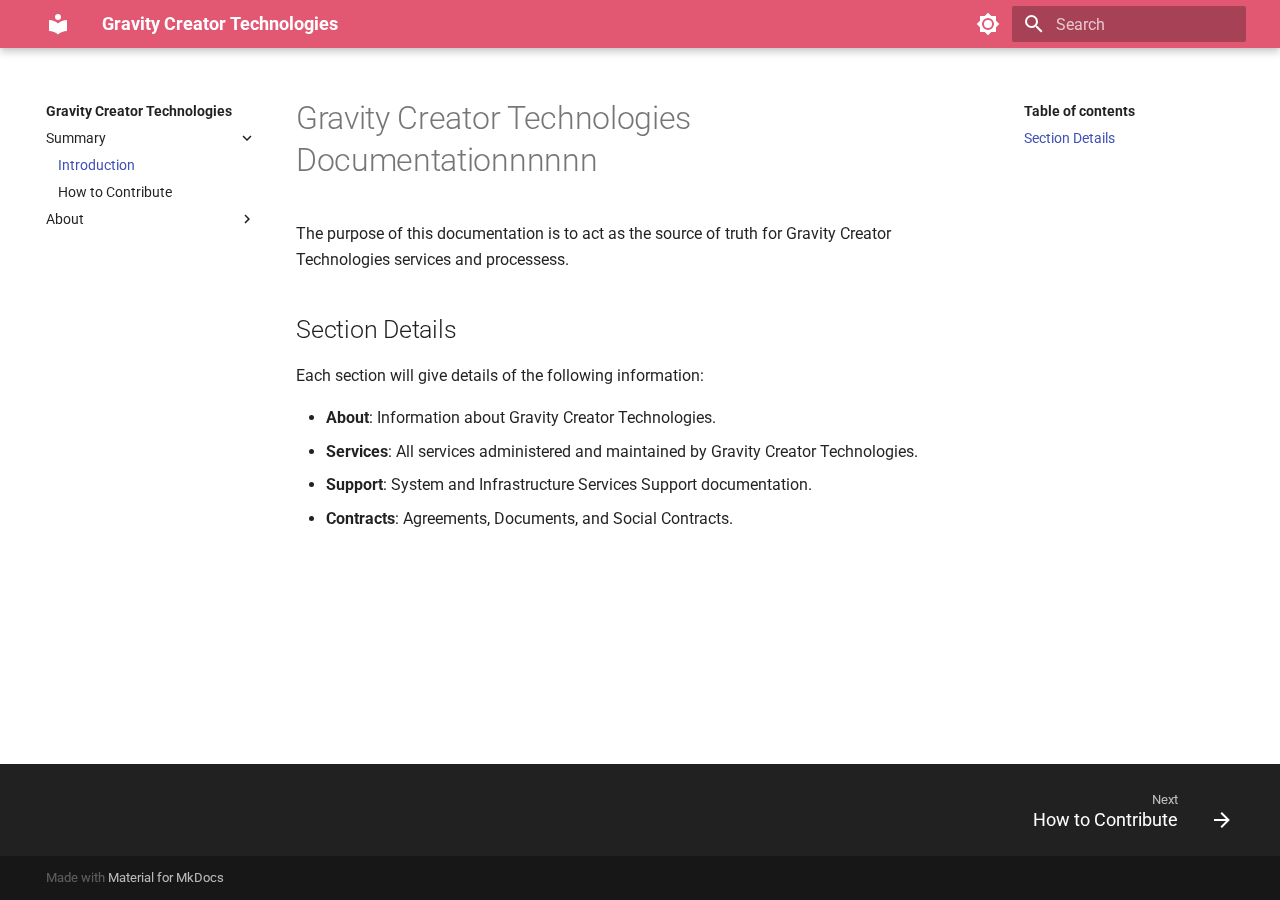
<file: index.html>
<!doctype html>
<html lang="en" class="no-js">
  <head>
    
      <meta charset="utf-8">
      <meta name="viewport" content="width=device-width,initial-scale=1">
      
      
      
      <link rel="icon" href="assets/images/favicon.png">
      <meta name="generator" content="mkdocs-1.3.0, mkdocs-material-8.3.9">
    
    
      
        <title>Introduction - Gravity Creator Technologies</title>
      
    
    
      <link rel="stylesheet" href="assets/stylesheets/main.1d29e8d0.min.css">
      
        
        <link rel="stylesheet" href="assets/stylesheets/palette.cbb835fc.min.css">
        
      
      
    
    
    
      
        
        
        <link rel="preconnect" href="https://fonts.gstatic.com" crossorigin>
        <link rel="stylesheet" href="https://fonts.googleapis.com/css?family=Roboto:300,300i,400,400i,700,700i%7CRoboto+Mono:400,400i,700,700i&display=fallback">
        <style>:root{--md-text-font:"Roboto";--md-code-font:"Roboto Mono"}</style>
      
    
    
      <link rel="stylesheet" href="stylesheets/extra.css">
    
    <script>__md_scope=new URL(".",location),__md_get=(e,_=localStorage,t=__md_scope)=>JSON.parse(_.getItem(t.pathname+"."+e)),__md_set=(e,_,t=localStorage,a=__md_scope)=>{try{t.setItem(a.pathname+"."+e,JSON.stringify(_))}catch(e){}}</script>
    
      

    
    
  </head>
  
  
    
    
      
    
    
    
    
    <body dir="ltr" data-md-color-scheme="gct" data-md-color-primary="" data-md-color-accent="">
  
    
    
      <script>var palette=__md_get("__palette");if(palette&&"object"==typeof palette.color)for(var key of Object.keys(palette.color))document.body.setAttribute("data-md-color-"+key,palette.color[key])</script>
    
    <input class="md-toggle" data-md-toggle="drawer" type="checkbox" id="__drawer" autocomplete="off">
    <input class="md-toggle" data-md-toggle="search" type="checkbox" id="__search" autocomplete="off">
    <label class="md-overlay" for="__drawer"></label>
    <div data-md-component="skip">
      
        
        <a href="#gravity-creator-technologies-documentationnnnnn" class="md-skip">
          Skip to content
        </a>
      
    </div>
    <div data-md-component="announce">
      
    </div>
    
    
      

<header class="md-header" data-md-component="header">
  <nav class="md-header__inner md-grid" aria-label="Header">
    <a href="." title="Gravity Creator Technologies" class="md-header__button md-logo" aria-label="Gravity Creator Technologies" data-md-component="logo">
      
  
  <svg xmlns="http://www.w3.org/2000/svg" viewBox="0 0 24 24"><path d="M12 8a3 3 0 0 0 3-3 3 3 0 0 0-3-3 3 3 0 0 0-3 3 3 3 0 0 0 3 3m0 3.54C9.64 9.35 6.5 8 3 8v11c3.5 0 6.64 1.35 9 3.54 2.36-2.19 5.5-3.54 9-3.54V8c-3.5 0-6.64 1.35-9 3.54Z"/></svg>

    </a>
    <label class="md-header__button md-icon" for="__drawer">
      <svg xmlns="http://www.w3.org/2000/svg" viewBox="0 0 24 24"><path d="M3 6h18v2H3V6m0 5h18v2H3v-2m0 5h18v2H3v-2Z"/></svg>
    </label>
    <div class="md-header__title" data-md-component="header-title">
      <div class="md-header__ellipsis">
        <div class="md-header__topic">
          <span class="md-ellipsis">
            Gravity Creator Technologies
          </span>
        </div>
        <div class="md-header__topic" data-md-component="header-topic">
          <span class="md-ellipsis">
            
              Introduction
            
          </span>
        </div>
      </div>
    </div>
    
      <form class="md-header__option" data-md-component="palette">
        
          
          
          <input class="md-option" data-md-color-media="" data-md-color-scheme="gct" data-md-color-primary="" data-md-color-accent=""  aria-label="Switch to dark mode"  type="radio" name="__palette" id="__palette_1">
          
            <label class="md-header__button md-icon" title="Switch to dark mode" for="__palette_2" hidden>
              <svg xmlns="http://www.w3.org/2000/svg" viewBox="0 0 24 24"><path d="M12 8a4 4 0 0 0-4 4 4 4 0 0 0 4 4 4 4 0 0 0 4-4 4 4 0 0 0-4-4m0 10a6 6 0 0 1-6-6 6 6 0 0 1 6-6 6 6 0 0 1 6 6 6 6 0 0 1-6 6m8-9.31V4h-4.69L12 .69 8.69 4H4v4.69L.69 12 4 15.31V20h4.69L12 23.31 15.31 20H20v-4.69L23.31 12 20 8.69Z"/></svg>
            </label>
          
        
          
          
          <input class="md-option" data-md-color-media="" data-md-color-scheme="slate" data-md-color-primary="" data-md-color-accent=""  aria-label="Switch to light mode"  type="radio" name="__palette" id="__palette_2">
          
            <label class="md-header__button md-icon" title="Switch to light mode" for="__palette_1" hidden>
              <svg xmlns="http://www.w3.org/2000/svg" viewBox="0 0 24 24"><path d="M12 18c-.89 0-1.74-.2-2.5-.55C11.56 16.5 13 14.42 13 12c0-2.42-1.44-4.5-3.5-5.45C10.26 6.2 11.11 6 12 6a6 6 0 0 1 6 6 6 6 0 0 1-6 6m8-9.31V4h-4.69L12 .69 8.69 4H4v4.69L.69 12 4 15.31V20h4.69L12 23.31 15.31 20H20v-4.69L23.31 12 20 8.69Z"/></svg>
            </label>
          
        
      </form>
    
    
    
      <label class="md-header__button md-icon" for="__search">
        <svg xmlns="http://www.w3.org/2000/svg" viewBox="0 0 24 24"><path d="M9.5 3A6.5 6.5 0 0 1 16 9.5c0 1.61-.59 3.09-1.56 4.23l.27.27h.79l5 5-1.5 1.5-5-5v-.79l-.27-.27A6.516 6.516 0 0 1 9.5 16 6.5 6.5 0 0 1 3 9.5 6.5 6.5 0 0 1 9.5 3m0 2C7 5 5 7 5 9.5S7 14 9.5 14 14 12 14 9.5 12 5 9.5 5Z"/></svg>
      </label>
      <div class="md-search" data-md-component="search" role="dialog">
  <label class="md-search__overlay" for="__search"></label>
  <div class="md-search__inner" role="search">
    <form class="md-search__form" name="search">
      <input type="text" class="md-search__input" name="query" aria-label="Search" placeholder="Search" autocapitalize="off" autocorrect="off" autocomplete="off" spellcheck="false" data-md-component="search-query" required>
      <label class="md-search__icon md-icon" for="__search">
        <svg xmlns="http://www.w3.org/2000/svg" viewBox="0 0 24 24"><path d="M9.5 3A6.5 6.5 0 0 1 16 9.5c0 1.61-.59 3.09-1.56 4.23l.27.27h.79l5 5-1.5 1.5-5-5v-.79l-.27-.27A6.516 6.516 0 0 1 9.5 16 6.5 6.5 0 0 1 3 9.5 6.5 6.5 0 0 1 9.5 3m0 2C7 5 5 7 5 9.5S7 14 9.5 14 14 12 14 9.5 12 5 9.5 5Z"/></svg>
        <svg xmlns="http://www.w3.org/2000/svg" viewBox="0 0 24 24"><path d="M20 11v2H8l5.5 5.5-1.42 1.42L4.16 12l7.92-7.92L13.5 5.5 8 11h12Z"/></svg>
      </label>
      <nav class="md-search__options" aria-label="Search">
        
        <button type="reset" class="md-search__icon md-icon" aria-label="Clear" tabindex="-1">
          <svg xmlns="http://www.w3.org/2000/svg" viewBox="0 0 24 24"><path d="M19 6.41 17.59 5 12 10.59 6.41 5 5 6.41 10.59 12 5 17.59 6.41 19 12 13.41 17.59 19 19 17.59 13.41 12 19 6.41Z"/></svg>
        </button>
      </nav>
      
    </form>
    <div class="md-search__output">
      <div class="md-search__scrollwrap" data-md-scrollfix>
        <div class="md-search-result" data-md-component="search-result">
          <div class="md-search-result__meta">
            Initializing search
          </div>
          <ol class="md-search-result__list"></ol>
        </div>
      </div>
    </div>
  </div>
</div>
    
    
  </nav>
  
</header>
    
    <div class="md-container" data-md-component="container">
      
      
        
          
        
      
      <main class="md-main" data-md-component="main">
        <div class="md-main__inner md-grid">
          
            
              
              <div class="md-sidebar md-sidebar--primary" data-md-component="sidebar" data-md-type="navigation" >
                <div class="md-sidebar__scrollwrap">
                  <div class="md-sidebar__inner">
                    


<nav class="md-nav md-nav--primary" aria-label="Navigation" data-md-level="0">
  <label class="md-nav__title" for="__drawer">
    <a href="." title="Gravity Creator Technologies" class="md-nav__button md-logo" aria-label="Gravity Creator Technologies" data-md-component="logo">
      
  
  <svg xmlns="http://www.w3.org/2000/svg" viewBox="0 0 24 24"><path d="M12 8a3 3 0 0 0 3-3 3 3 0 0 0-3-3 3 3 0 0 0-3 3 3 3 0 0 0 3 3m0 3.54C9.64 9.35 6.5 8 3 8v11c3.5 0 6.64 1.35 9 3.54 2.36-2.19 5.5-3.54 9-3.54V8c-3.5 0-6.64 1.35-9 3.54Z"/></svg>

    </a>
    Gravity Creator Technologies
  </label>
  
  <ul class="md-nav__list" data-md-scrollfix>
    
      
      
      

  
  
    
  
  
    
    <li class="md-nav__item md-nav__item--active md-nav__item--nested">
      
      
        <input class="md-nav__toggle md-toggle" data-md-toggle="__nav_1" type="checkbox" id="__nav_1" checked>
      
      
      
      
        <label class="md-nav__link" for="__nav_1">
          Summary
          <span class="md-nav__icon md-icon"></span>
        </label>
      
      <nav class="md-nav" aria-label="Summary" data-md-level="1">
        <label class="md-nav__title" for="__nav_1">
          <span class="md-nav__icon md-icon"></span>
          Summary
        </label>
        <ul class="md-nav__list" data-md-scrollfix>
          
            
              
  
  
    
  
  
    <li class="md-nav__item md-nav__item--active">
      
      <input class="md-nav__toggle md-toggle" data-md-toggle="toc" type="checkbox" id="__toc">
      
      
        
      
      
        <label class="md-nav__link md-nav__link--active" for="__toc">
          Introduction
          <span class="md-nav__icon md-icon"></span>
        </label>
      
      <a href="." class="md-nav__link md-nav__link--active">
        Introduction
      </a>
      
        

<nav class="md-nav md-nav--secondary" aria-label="Table of contents">
  
  
  
    
  
  
    <label class="md-nav__title" for="__toc">
      <span class="md-nav__icon md-icon"></span>
      Table of contents
    </label>
    <ul class="md-nav__list" data-md-component="toc" data-md-scrollfix>
      
        <li class="md-nav__item">
  <a href="#section-details" class="md-nav__link">
    Section Details
  </a>
  
</li>
      
    </ul>
  
</nav>
      
    </li>
  

            
          
            
              
  
  
  
    <li class="md-nav__item">
      <a href="CONTRIBUTE/" class="md-nav__link">
        How to Contribute
      </a>
    </li>
  

            
          
        </ul>
      </nav>
    </li>
  

    
      
      
      

  
  
  
    
    <li class="md-nav__item md-nav__item--nested">
      
      
        <input class="md-nav__toggle md-toggle" data-md-toggle="__nav_2" type="checkbox" id="__nav_2" >
      
      
      
      
        <label class="md-nav__link" for="__nav_2">
          About
          <span class="md-nav__icon md-icon"></span>
        </label>
      
      <nav class="md-nav" aria-label="About" data-md-level="1">
        <label class="md-nav__title" for="__nav_2">
          <span class="md-nav__icon md-icon"></span>
          About
        </label>
        <ul class="md-nav__list" data-md-scrollfix>
          
            
              
  
  
  
    <li class="md-nav__item">
      <a href="about/about/" class="md-nav__link">
        About
      </a>
    </li>
  

            
          
            
              
  
  
  
    <li class="md-nav__item">
      <a href="about/members/" class="md-nav__link">
        Members
      </a>
    </li>
  

            
          
        </ul>
      </nav>
    </li>
  

    
  </ul>
</nav>
                  </div>
                </div>
              </div>
            
            
              
              <div class="md-sidebar md-sidebar--secondary" data-md-component="sidebar" data-md-type="toc" >
                <div class="md-sidebar__scrollwrap">
                  <div class="md-sidebar__inner">
                    

<nav class="md-nav md-nav--secondary" aria-label="Table of contents">
  
  
  
    
  
  
    <label class="md-nav__title" for="__toc">
      <span class="md-nav__icon md-icon"></span>
      Table of contents
    </label>
    <ul class="md-nav__list" data-md-component="toc" data-md-scrollfix>
      
        <li class="md-nav__item">
  <a href="#section-details" class="md-nav__link">
    Section Details
  </a>
  
</li>
      
    </ul>
  
</nav>
                  </div>
                </div>
              </div>
            
          
          <div class="md-content" data-md-component="content">
            <article class="md-content__inner md-typeset">
              
                


<h1 id="gravity-creator-technologies-documentationnnnnn">Gravity Creator Technologies Documentationnnnnn<a class="headerlink" href="#gravity-creator-technologies-documentationnnnnn" title="Permanent link">&para;</a></h1>
<p>The purpose of this documentation is to act as the source of truth for Gravity Creator Technologies services and processess.</p>
<h2 id="section-details">Section Details<a class="headerlink" href="#section-details" title="Permanent link">&para;</a></h2>
<p>Each section will give details of the following information:</p>
<ul>
<li><strong>About</strong>: Information about Gravity Creator Technologies.</li>
<li><strong>Services</strong>: All services administered and maintained by Gravity Creator Technologies.</li>
<li><strong>Support</strong>: System and Infrastructure Services Support documentation.</li>
<li><strong>Contracts</strong>: Agreements, Documents, and Social Contracts.</li>
</ul>

              
            </article>
            
          </div>
        </div>
        
      </main>
      
        <footer class="md-footer">
  
    
    <nav class="md-footer__inner md-grid" aria-label="Footer" >
      
      
        
        <a href="CONTRIBUTE/" class="md-footer__link md-footer__link--next" aria-label="Next: How to Contribute" rel="next">
          <div class="md-footer__title">
            <div class="md-ellipsis">
              <span class="md-footer__direction">
                Next
              </span>
              How to Contribute
            </div>
          </div>
          <div class="md-footer__button md-icon">
            <svg xmlns="http://www.w3.org/2000/svg" viewBox="0 0 24 24"><path d="M4 11v2h12l-5.5 5.5 1.42 1.42L19.84 12l-7.92-7.92L10.5 5.5 16 11H4Z"/></svg>
          </div>
        </a>
      
    </nav>
  
  <div class="md-footer-meta md-typeset">
    <div class="md-footer-meta__inner md-grid">
      <div class="md-copyright">
  
  
    Made with
    <a href="https://squidfunk.github.io/mkdocs-material/" target="_blank" rel="noopener">
      Material for MkDocs
    </a>
  
</div>
      
    </div>
  </div>
</footer>
      
    </div>
    <div class="md-dialog" data-md-component="dialog">
      <div class="md-dialog__inner md-typeset"></div>
    </div>
    <script id="__config" type="application/json">{"base": ".", "features": [], "search": "assets/javascripts/workers/search.b97dbffb.min.js", "translations": {"clipboard.copied": "Copied to clipboard", "clipboard.copy": "Copy to clipboard", "search.config.lang": "en", "search.config.pipeline": "trimmer, stopWordFilter", "search.config.separator": "[\\s\\-]+", "search.placeholder": "Search", "search.result.more.one": "1 more on this page", "search.result.more.other": "# more on this page", "search.result.none": "No matching documents", "search.result.one": "1 matching document", "search.result.other": "# matching documents", "search.result.placeholder": "Type to start searching", "search.result.term.missing": "Missing", "select.version.title": "Select version"}}</script>
    
    
      <script src="assets/javascripts/bundle.6c7ad80a.min.js"></script>
      
    
  </body>
</html>
</file>
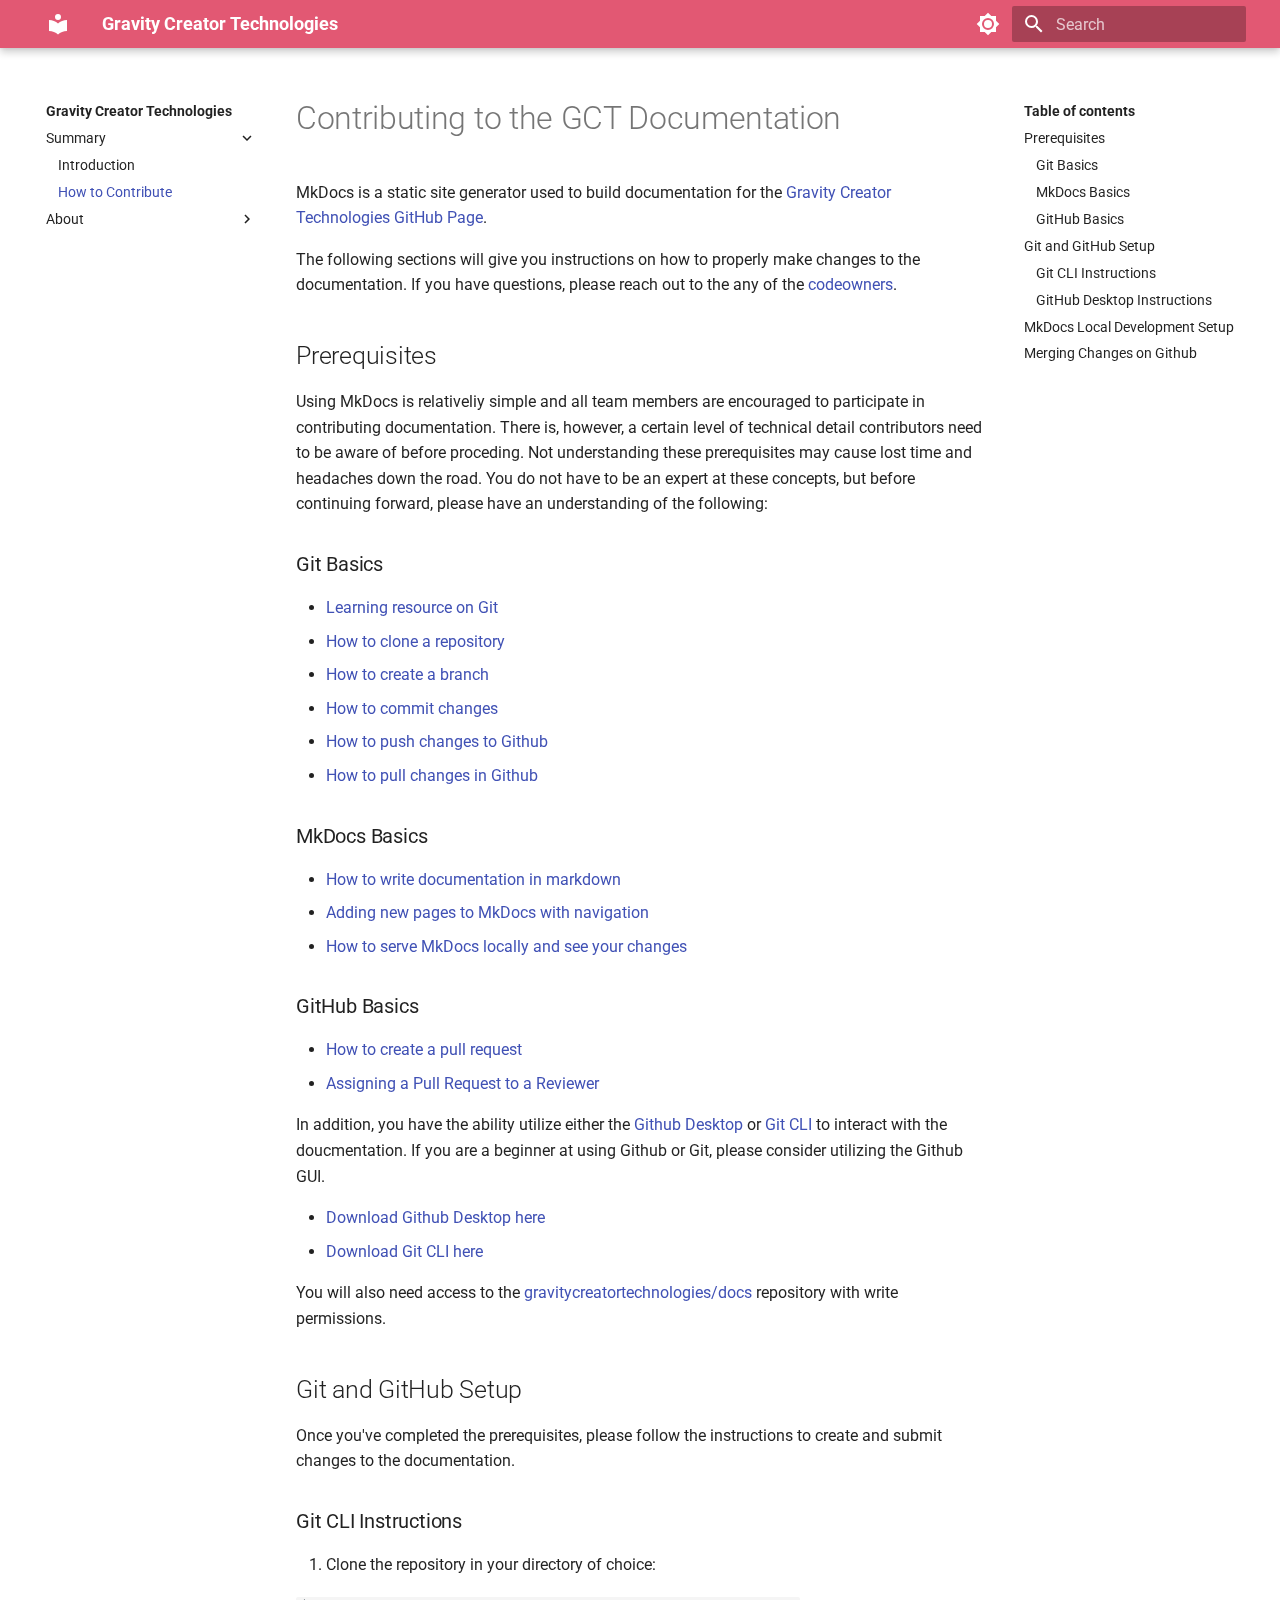
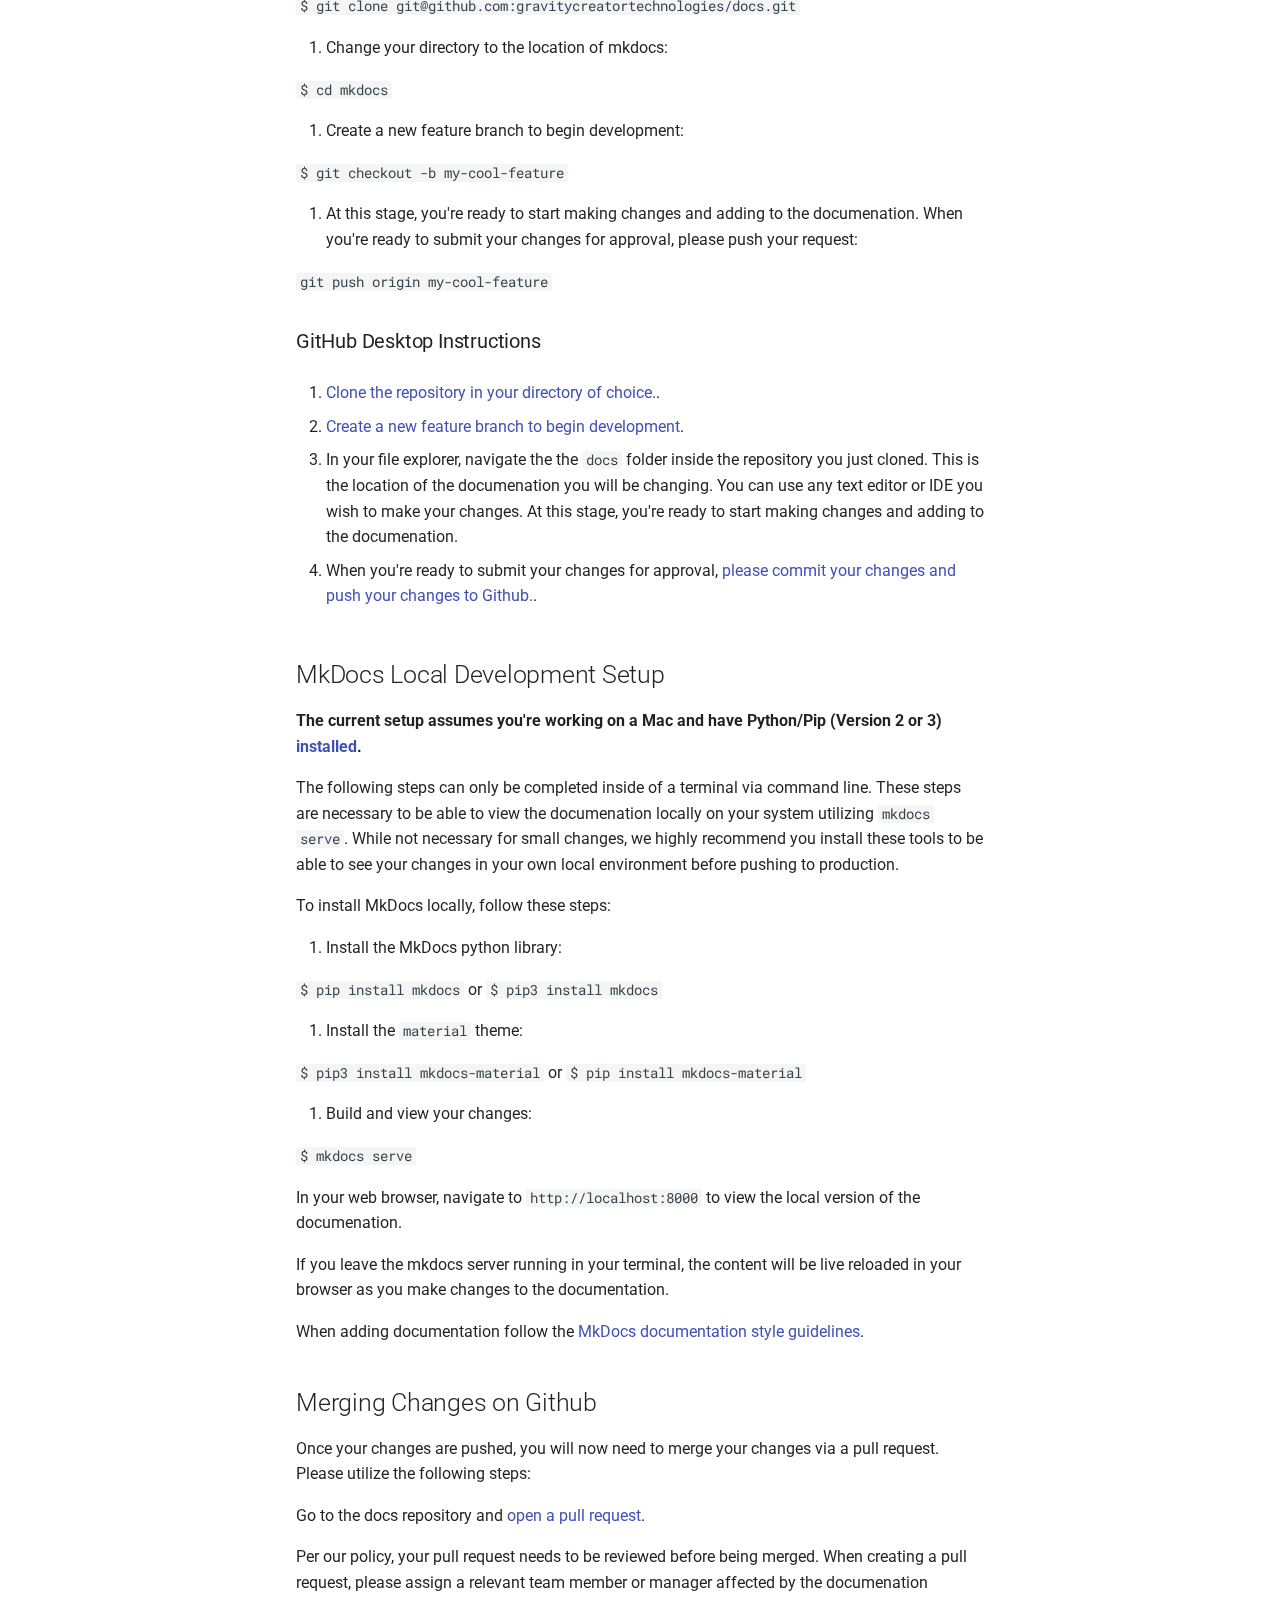
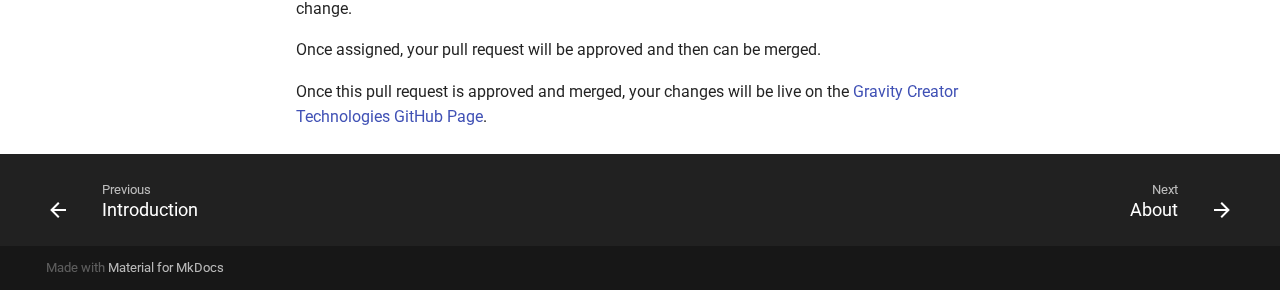
<file: CONTRIBUTE/index.html>
<!doctype html>
<html lang="en" class="no-js">
  <head>
    
      <meta charset="utf-8">
      <meta name="viewport" content="width=device-width,initial-scale=1">
      
      
      
      <link rel="icon" href="../assets/images/favicon.png">
      <meta name="generator" content="mkdocs-1.3.0, mkdocs-material-8.3.9">
    
    
      
        <title>How to Contribute - Gravity Creator Technologies</title>
      
    
    
      <link rel="stylesheet" href="../assets/stylesheets/main.1d29e8d0.min.css">
      
        
        <link rel="stylesheet" href="../assets/stylesheets/palette.cbb835fc.min.css">
        
      
      
    
    
    
      
        
        
        <link rel="preconnect" href="https://fonts.gstatic.com" crossorigin>
        <link rel="stylesheet" href="https://fonts.googleapis.com/css?family=Roboto:300,300i,400,400i,700,700i%7CRoboto+Mono:400,400i,700,700i&display=fallback">
        <style>:root{--md-text-font:"Roboto";--md-code-font:"Roboto Mono"}</style>
      
    
    
      <link rel="stylesheet" href="../stylesheets/extra.css">
    
    <script>__md_scope=new URL("..",location),__md_get=(e,_=localStorage,t=__md_scope)=>JSON.parse(_.getItem(t.pathname+"."+e)),__md_set=(e,_,t=localStorage,a=__md_scope)=>{try{t.setItem(a.pathname+"."+e,JSON.stringify(_))}catch(e){}}</script>
    
      

    
    
  </head>
  
  
    
    
      
    
    
    
    
    <body dir="ltr" data-md-color-scheme="gct" data-md-color-primary="" data-md-color-accent="">
  
    
    
      <script>var palette=__md_get("__palette");if(palette&&"object"==typeof palette.color)for(var key of Object.keys(palette.color))document.body.setAttribute("data-md-color-"+key,palette.color[key])</script>
    
    <input class="md-toggle" data-md-toggle="drawer" type="checkbox" id="__drawer" autocomplete="off">
    <input class="md-toggle" data-md-toggle="search" type="checkbox" id="__search" autocomplete="off">
    <label class="md-overlay" for="__drawer"></label>
    <div data-md-component="skip">
      
        
        <a href="#contributing-to-the-gct-documentation" class="md-skip">
          Skip to content
        </a>
      
    </div>
    <div data-md-component="announce">
      
    </div>
    
    
      

<header class="md-header" data-md-component="header">
  <nav class="md-header__inner md-grid" aria-label="Header">
    <a href=".." title="Gravity Creator Technologies" class="md-header__button md-logo" aria-label="Gravity Creator Technologies" data-md-component="logo">
      
  
  <svg xmlns="http://www.w3.org/2000/svg" viewBox="0 0 24 24"><path d="M12 8a3 3 0 0 0 3-3 3 3 0 0 0-3-3 3 3 0 0 0-3 3 3 3 0 0 0 3 3m0 3.54C9.64 9.35 6.5 8 3 8v11c3.5 0 6.64 1.35 9 3.54 2.36-2.19 5.5-3.54 9-3.54V8c-3.5 0-6.64 1.35-9 3.54Z"/></svg>

    </a>
    <label class="md-header__button md-icon" for="__drawer">
      <svg xmlns="http://www.w3.org/2000/svg" viewBox="0 0 24 24"><path d="M3 6h18v2H3V6m0 5h18v2H3v-2m0 5h18v2H3v-2Z"/></svg>
    </label>
    <div class="md-header__title" data-md-component="header-title">
      <div class="md-header__ellipsis">
        <div class="md-header__topic">
          <span class="md-ellipsis">
            Gravity Creator Technologies
          </span>
        </div>
        <div class="md-header__topic" data-md-component="header-topic">
          <span class="md-ellipsis">
            
              How to Contribute
            
          </span>
        </div>
      </div>
    </div>
    
      <form class="md-header__option" data-md-component="palette">
        
          
          
          <input class="md-option" data-md-color-media="" data-md-color-scheme="gct" data-md-color-primary="" data-md-color-accent=""  aria-label="Switch to dark mode"  type="radio" name="__palette" id="__palette_1">
          
            <label class="md-header__button md-icon" title="Switch to dark mode" for="__palette_2" hidden>
              <svg xmlns="http://www.w3.org/2000/svg" viewBox="0 0 24 24"><path d="M12 8a4 4 0 0 0-4 4 4 4 0 0 0 4 4 4 4 0 0 0 4-4 4 4 0 0 0-4-4m0 10a6 6 0 0 1-6-6 6 6 0 0 1 6-6 6 6 0 0 1 6 6 6 6 0 0 1-6 6m8-9.31V4h-4.69L12 .69 8.69 4H4v4.69L.69 12 4 15.31V20h4.69L12 23.31 15.31 20H20v-4.69L23.31 12 20 8.69Z"/></svg>
            </label>
          
        
          
          
          <input class="md-option" data-md-color-media="" data-md-color-scheme="slate" data-md-color-primary="" data-md-color-accent=""  aria-label="Switch to light mode"  type="radio" name="__palette" id="__palette_2">
          
            <label class="md-header__button md-icon" title="Switch to light mode" for="__palette_1" hidden>
              <svg xmlns="http://www.w3.org/2000/svg" viewBox="0 0 24 24"><path d="M12 18c-.89 0-1.74-.2-2.5-.55C11.56 16.5 13 14.42 13 12c0-2.42-1.44-4.5-3.5-5.45C10.26 6.2 11.11 6 12 6a6 6 0 0 1 6 6 6 6 0 0 1-6 6m8-9.31V4h-4.69L12 .69 8.69 4H4v4.69L.69 12 4 15.31V20h4.69L12 23.31 15.31 20H20v-4.69L23.31 12 20 8.69Z"/></svg>
            </label>
          
        
      </form>
    
    
    
      <label class="md-header__button md-icon" for="__search">
        <svg xmlns="http://www.w3.org/2000/svg" viewBox="0 0 24 24"><path d="M9.5 3A6.5 6.5 0 0 1 16 9.5c0 1.61-.59 3.09-1.56 4.23l.27.27h.79l5 5-1.5 1.5-5-5v-.79l-.27-.27A6.516 6.516 0 0 1 9.5 16 6.5 6.5 0 0 1 3 9.5 6.5 6.5 0 0 1 9.5 3m0 2C7 5 5 7 5 9.5S7 14 9.5 14 14 12 14 9.5 12 5 9.5 5Z"/></svg>
      </label>
      <div class="md-search" data-md-component="search" role="dialog">
  <label class="md-search__overlay" for="__search"></label>
  <div class="md-search__inner" role="search">
    <form class="md-search__form" name="search">
      <input type="text" class="md-search__input" name="query" aria-label="Search" placeholder="Search" autocapitalize="off" autocorrect="off" autocomplete="off" spellcheck="false" data-md-component="search-query" required>
      <label class="md-search__icon md-icon" for="__search">
        <svg xmlns="http://www.w3.org/2000/svg" viewBox="0 0 24 24"><path d="M9.5 3A6.5 6.5 0 0 1 16 9.5c0 1.61-.59 3.09-1.56 4.23l.27.27h.79l5 5-1.5 1.5-5-5v-.79l-.27-.27A6.516 6.516 0 0 1 9.5 16 6.5 6.5 0 0 1 3 9.5 6.5 6.5 0 0 1 9.5 3m0 2C7 5 5 7 5 9.5S7 14 9.5 14 14 12 14 9.5 12 5 9.5 5Z"/></svg>
        <svg xmlns="http://www.w3.org/2000/svg" viewBox="0 0 24 24"><path d="M20 11v2H8l5.5 5.5-1.42 1.42L4.16 12l7.92-7.92L13.5 5.5 8 11h12Z"/></svg>
      </label>
      <nav class="md-search__options" aria-label="Search">
        
        <button type="reset" class="md-search__icon md-icon" aria-label="Clear" tabindex="-1">
          <svg xmlns="http://www.w3.org/2000/svg" viewBox="0 0 24 24"><path d="M19 6.41 17.59 5 12 10.59 6.41 5 5 6.41 10.59 12 5 17.59 6.41 19 12 13.41 17.59 19 19 17.59 13.41 12 19 6.41Z"/></svg>
        </button>
      </nav>
      
    </form>
    <div class="md-search__output">
      <div class="md-search__scrollwrap" data-md-scrollfix>
        <div class="md-search-result" data-md-component="search-result">
          <div class="md-search-result__meta">
            Initializing search
          </div>
          <ol class="md-search-result__list"></ol>
        </div>
      </div>
    </div>
  </div>
</div>
    
    
  </nav>
  
</header>
    
    <div class="md-container" data-md-component="container">
      
      
        
          
        
      
      <main class="md-main" data-md-component="main">
        <div class="md-main__inner md-grid">
          
            
              
              <div class="md-sidebar md-sidebar--primary" data-md-component="sidebar" data-md-type="navigation" >
                <div class="md-sidebar__scrollwrap">
                  <div class="md-sidebar__inner">
                    


<nav class="md-nav md-nav--primary" aria-label="Navigation" data-md-level="0">
  <label class="md-nav__title" for="__drawer">
    <a href=".." title="Gravity Creator Technologies" class="md-nav__button md-logo" aria-label="Gravity Creator Technologies" data-md-component="logo">
      
  
  <svg xmlns="http://www.w3.org/2000/svg" viewBox="0 0 24 24"><path d="M12 8a3 3 0 0 0 3-3 3 3 0 0 0-3-3 3 3 0 0 0-3 3 3 3 0 0 0 3 3m0 3.54C9.64 9.35 6.5 8 3 8v11c3.5 0 6.64 1.35 9 3.54 2.36-2.19 5.5-3.54 9-3.54V8c-3.5 0-6.64 1.35-9 3.54Z"/></svg>

    </a>
    Gravity Creator Technologies
  </label>
  
  <ul class="md-nav__list" data-md-scrollfix>
    
      
      
      

  
  
    
  
  
    
    <li class="md-nav__item md-nav__item--active md-nav__item--nested">
      
      
        <input class="md-nav__toggle md-toggle" data-md-toggle="__nav_1" type="checkbox" id="__nav_1" checked>
      
      
      
      
        <label class="md-nav__link" for="__nav_1">
          Summary
          <span class="md-nav__icon md-icon"></span>
        </label>
      
      <nav class="md-nav" aria-label="Summary" data-md-level="1">
        <label class="md-nav__title" for="__nav_1">
          <span class="md-nav__icon md-icon"></span>
          Summary
        </label>
        <ul class="md-nav__list" data-md-scrollfix>
          
            
              
  
  
  
    <li class="md-nav__item">
      <a href=".." class="md-nav__link">
        Introduction
      </a>
    </li>
  

            
          
            
              
  
  
    
  
  
    <li class="md-nav__item md-nav__item--active">
      
      <input class="md-nav__toggle md-toggle" data-md-toggle="toc" type="checkbox" id="__toc">
      
      
        
      
      
        <label class="md-nav__link md-nav__link--active" for="__toc">
          How to Contribute
          <span class="md-nav__icon md-icon"></span>
        </label>
      
      <a href="./" class="md-nav__link md-nav__link--active">
        How to Contribute
      </a>
      
        

<nav class="md-nav md-nav--secondary" aria-label="Table of contents">
  
  
  
    
  
  
    <label class="md-nav__title" for="__toc">
      <span class="md-nav__icon md-icon"></span>
      Table of contents
    </label>
    <ul class="md-nav__list" data-md-component="toc" data-md-scrollfix>
      
        <li class="md-nav__item">
  <a href="#prerequisites" class="md-nav__link">
    Prerequisites
  </a>
  
    <nav class="md-nav" aria-label="Prerequisites">
      <ul class="md-nav__list">
        
          <li class="md-nav__item">
  <a href="#git-basics" class="md-nav__link">
    Git Basics
  </a>
  
</li>
        
          <li class="md-nav__item">
  <a href="#mkdocs-basics" class="md-nav__link">
    MkDocs Basics
  </a>
  
</li>
        
          <li class="md-nav__item">
  <a href="#github-basics" class="md-nav__link">
    GitHub Basics
  </a>
  
</li>
        
      </ul>
    </nav>
  
</li>
      
        <li class="md-nav__item">
  <a href="#git-and-github-setup" class="md-nav__link">
    Git and GitHub Setup
  </a>
  
    <nav class="md-nav" aria-label="Git and GitHub Setup">
      <ul class="md-nav__list">
        
          <li class="md-nav__item">
  <a href="#git-cli-instructions" class="md-nav__link">
    Git CLI Instructions
  </a>
  
</li>
        
          <li class="md-nav__item">
  <a href="#github-desktop-instructions" class="md-nav__link">
    GitHub Desktop Instructions
  </a>
  
</li>
        
      </ul>
    </nav>
  
</li>
      
        <li class="md-nav__item">
  <a href="#mkdocs-local-development-setup" class="md-nav__link">
    MkDocs Local Development Setup
  </a>
  
</li>
      
        <li class="md-nav__item">
  <a href="#merging-changes-on-github" class="md-nav__link">
    Merging Changes on Github
  </a>
  
</li>
      
    </ul>
  
</nav>
      
    </li>
  

            
          
        </ul>
      </nav>
    </li>
  

    
      
      
      

  
  
  
    
    <li class="md-nav__item md-nav__item--nested">
      
      
        <input class="md-nav__toggle md-toggle" data-md-toggle="__nav_2" type="checkbox" id="__nav_2" >
      
      
      
      
        <label class="md-nav__link" for="__nav_2">
          About
          <span class="md-nav__icon md-icon"></span>
        </label>
      
      <nav class="md-nav" aria-label="About" data-md-level="1">
        <label class="md-nav__title" for="__nav_2">
          <span class="md-nav__icon md-icon"></span>
          About
        </label>
        <ul class="md-nav__list" data-md-scrollfix>
          
            
              
  
  
  
    <li class="md-nav__item">
      <a href="../about/about/" class="md-nav__link">
        About
      </a>
    </li>
  

            
          
            
              
  
  
  
    <li class="md-nav__item">
      <a href="../about/members/" class="md-nav__link">
        Members
      </a>
    </li>
  

            
          
        </ul>
      </nav>
    </li>
  

    
  </ul>
</nav>
                  </div>
                </div>
              </div>
            
            
              
              <div class="md-sidebar md-sidebar--secondary" data-md-component="sidebar" data-md-type="toc" >
                <div class="md-sidebar__scrollwrap">
                  <div class="md-sidebar__inner">
                    

<nav class="md-nav md-nav--secondary" aria-label="Table of contents">
  
  
  
    
  
  
    <label class="md-nav__title" for="__toc">
      <span class="md-nav__icon md-icon"></span>
      Table of contents
    </label>
    <ul class="md-nav__list" data-md-component="toc" data-md-scrollfix>
      
        <li class="md-nav__item">
  <a href="#prerequisites" class="md-nav__link">
    Prerequisites
  </a>
  
    <nav class="md-nav" aria-label="Prerequisites">
      <ul class="md-nav__list">
        
          <li class="md-nav__item">
  <a href="#git-basics" class="md-nav__link">
    Git Basics
  </a>
  
</li>
        
          <li class="md-nav__item">
  <a href="#mkdocs-basics" class="md-nav__link">
    MkDocs Basics
  </a>
  
</li>
        
          <li class="md-nav__item">
  <a href="#github-basics" class="md-nav__link">
    GitHub Basics
  </a>
  
</li>
        
      </ul>
    </nav>
  
</li>
      
        <li class="md-nav__item">
  <a href="#git-and-github-setup" class="md-nav__link">
    Git and GitHub Setup
  </a>
  
    <nav class="md-nav" aria-label="Git and GitHub Setup">
      <ul class="md-nav__list">
        
          <li class="md-nav__item">
  <a href="#git-cli-instructions" class="md-nav__link">
    Git CLI Instructions
  </a>
  
</li>
        
          <li class="md-nav__item">
  <a href="#github-desktop-instructions" class="md-nav__link">
    GitHub Desktop Instructions
  </a>
  
</li>
        
      </ul>
    </nav>
  
</li>
      
        <li class="md-nav__item">
  <a href="#mkdocs-local-development-setup" class="md-nav__link">
    MkDocs Local Development Setup
  </a>
  
</li>
      
        <li class="md-nav__item">
  <a href="#merging-changes-on-github" class="md-nav__link">
    Merging Changes on Github
  </a>
  
</li>
      
    </ul>
  
</nav>
                  </div>
                </div>
              </div>
            
          
          <div class="md-content" data-md-component="content">
            <article class="md-content__inner md-typeset">
              
                


<h1 id="contributing-to-the-gct-documentation">Contributing to the GCT Documentation<a class="headerlink" href="#contributing-to-the-gct-documentation" title="Permanent link">&para;</a></h1>
<p>MkDocs is a static site generator used to build documentation for the <a href="https://github.com/gravitycreatortechnologies/docs">Gravity Creator Technologies GitHub Page</a>.</p>
<p>The following sections will give you instructions on how to properly make changes to the documentation. If you have questions, please reach out to the any of the <a href="https://github.com/gravitycreatortechnologies/docs/.github/CODEOWNERS">codeowners</a>.</p>
<h2 id="prerequisites">Prerequisites<a class="headerlink" href="#prerequisites" title="Permanent link">&para;</a></h2>
<p>Using MkDocs is relativeliy simple and all team members are encouraged to participate in contributing documentation. There is, however, a certain level of technical detail contributors need to be aware of before proceding. Not understanding these prerequisites may cause lost time and headaches down the road. You do not have to be an expert at these concepts, but before continuing forward, please have an understanding of the following:</p>
<h3 id="git-basics">Git Basics<a class="headerlink" href="#git-basics" title="Permanent link">&para;</a></h3>
<ul>
<li><a href="https://try.github.io/">Learning resource on Git</a></li>
<li><a href="https://help.github.com/articles/cloning-a-repository/">How to clone a repository</a></li>
<li><a href="https://git-scm.com/book/en/v2/Git-Branching-Basic-Branching-and-Merging">How to create a branch</a></li>
<li><a href="https://git-scm.com/book/en/v2/Git-Basics-Recording-Changes-to-the-Repository">How to commit changes</a></li>
<li><a href="https://help.github.com/articles/adding-an-existing-project-to-github-using-the-command-line/">How to push changes to Github</a></li>
<li><a href="https://git-scm.com/docs/git-pull">How to pull changes in Github</a></li>
</ul>
<h3 id="mkdocs-basics">MkDocs Basics<a class="headerlink" href="#mkdocs-basics" title="Permanent link">&para;</a></h3>
<ul>
<li><a href="https://guides.github.com/features/mastering-markdown/">How to write documentation in markdown</a></li>
<li><a href="https://www.mkdocs.org/#adding-pages">Adding new pages to MkDocs with navigation</a></li>
<li><a href="https://www.mkdocs.org/#getting-started">How to serve MkDocs locally and see your changes</a></li>
</ul>
<h3 id="github-basics">GitHub Basics<a class="headerlink" href="#github-basics" title="Permanent link">&para;</a></h3>
<ul>
<li><a href="https://help.github.com/articles/creating-a-pull-request/">How to create a pull request</a></li>
<li><a href="https://help.github.com/articles/assigning-issues-and-pull-requests-to-other-github-users/">Assigning a Pull Request to a Reviewer</a></li>
</ul>
<p>In addition, you have the ability utilize either the <a href="https://desktop.github.com/">Github Desktop</a> or <a href="https://git-scm.com/book/en/v2/Getting-Started-The-Command-Line">Git CLI</a> to interact with the doucmentation. If you are a beginner at using Github or Git, please consider utilizing the Github GUI.</p>
<ul>
<li><a href="https://desktop.github.com/">Download Github Desktop here</a></li>
<li><a href="https://git-scm.com/downloads">Download Git CLI here</a></li>
</ul>
<p>You will also need access to the <a href="https://github.com/gravitycreatortechnologies/docs">gravitycreatortechnologies/docs</a> repository with write permissions.</p>
<h2 id="git-and-github-setup">Git and GitHub Setup<a class="headerlink" href="#git-and-github-setup" title="Permanent link">&para;</a></h2>
<p>Once you've completed the prerequisites, please follow the instructions to create and submit changes to the documentation.</p>
<h3 id="git-cli-instructions">Git CLI Instructions<a class="headerlink" href="#git-cli-instructions" title="Permanent link">&para;</a></h3>
<ol>
<li>Clone the repository in your directory of choice:</li>
</ol>
<p><code>$ git clone git@github.com:gravitycreatortechnologies/docs.git</code></p>
<ol>
<li>Change your directory to the location of mkdocs:</li>
</ol>
<p><code>$ cd mkdocs</code></p>
<ol>
<li>Create a new feature branch to begin development:</li>
</ol>
<p><code>$ git checkout -b my-cool-feature</code></p>
<ol>
<li>At this stage, you're ready to start making changes and adding to the documenation. When you're ready to submit your changes for approval, please push your request:</li>
</ol>
<p><code>git push origin my-cool-feature</code></p>
<h3 id="github-desktop-instructions">GitHub Desktop Instructions<a class="headerlink" href="#github-desktop-instructions" title="Permanent link">&para;</a></h3>
<ol>
<li>
<p><a href="https://help.github.com/desktop/guides/contributing-to-projects/cloning-a-repository-from-github-to-github-desktop/">Clone the repository in your directory of choice.</a>.</p>
</li>
<li>
<p><a href="https://help.github.com/desktop/guides/contributing-to-projects/creating-a-branch-for-your-work/">Create a new feature branch to begin development</a>.</p>
</li>
<li>
<p>In your file explorer, navigate the the <code>docs</code> folder inside the repository you just cloned. This is the location of the documenation you will be changing. You can use any text editor or IDE you wish to make your changes. At this stage, you're ready to start making changes and adding to the documenation.</p>
</li>
<li>
<p>When you're ready to submit your changes for approval, <a href="https://help.github.com/desktop/guides/contributing-to-projects/committing-and-reviewing-changes-to-your-project/">please commit your changes and push your changes to Github.</a>.</p>
</li>
</ol>
<h2 id="mkdocs-local-development-setup">MkDocs Local Development Setup<a class="headerlink" href="#mkdocs-local-development-setup" title="Permanent link">&para;</a></h2>
<p><strong>The current setup assumes you're working on a Mac and have Python/Pip (Version 2 or 3) <a href="https://www.python.org/downloads/">installed</a>.</strong></p>
<p>The following steps can only be completed inside of a terminal via command line. These steps are necessary to be able to view the documenation locally on your system utilizing <code>mkdocs serve</code>. While not necessary for small changes, we highly recommend you install these tools to be able to see your changes in your own local environment before pushing to production.</p>
<p>To install MkDocs locally, follow these steps:</p>
<ol>
<li>Install the MkDocs python library:</li>
</ol>
<p><code>$ pip install mkdocs</code> or <code>$ pip3 install mkdocs</code></p>
<ol>
<li>Install the <code>material</code> theme:</li>
</ol>
<p><code>$ pip3 install mkdocs-material</code> or <code>$ pip install mkdocs-material</code></p>
<ol>
<li>Build and view your changes:</li>
</ol>
<p><code>$ mkdocs serve</code></p>
<p>In your web browser, navigate to <code>http://localhost:8000</code> to view the local version of the documenation.</p>
<p>If you leave the mkdocs server running in your terminal, the content will be live reloaded in your browser as you make changes to the documentation.</p>
<p>When adding documentation follow the <a href="https://www.mkdocs.org/user-guide/styling-your-docs/">MkDocs documentation style guidelines</a>.</p>
<h2 id="merging-changes-on-github">Merging Changes on Github<a class="headerlink" href="#merging-changes-on-github" title="Permanent link">&para;</a></h2>
<p>Once your changes are pushed, you will now need to merge your changes via a pull request. Please utilize the following steps:</p>
<p>Go to the docs repository and <a href="https://docs.github.com/en/pull-requests/collaborating-with-pull-requests/proposing-changes-to-your-work-with-pull-requests/creating-a-pull-request">open a pull request</a>.</p>
<p>Per our policy, your pull request needs to be reviewed before being merged. When creating a pull request, please assign a relevant team member or manager affected by the documenation change.</p>
<p>Once assigned, your pull request will be approved and then can be merged.</p>
<p>Once this pull request is approved and merged, your changes will be live on the <a href="https://pages.github.com/gravitycreatortechnologies/docs">Gravity Creator Technologies GitHub Page</a>.</p>

              
            </article>
            
          </div>
        </div>
        
      </main>
      
        <footer class="md-footer">
  
    
    <nav class="md-footer__inner md-grid" aria-label="Footer" >
      
        
        <a href=".." class="md-footer__link md-footer__link--prev" aria-label="Previous: Introduction" rel="prev">
          <div class="md-footer__button md-icon">
            <svg xmlns="http://www.w3.org/2000/svg" viewBox="0 0 24 24"><path d="M20 11v2H8l5.5 5.5-1.42 1.42L4.16 12l7.92-7.92L13.5 5.5 8 11h12Z"/></svg>
          </div>
          <div class="md-footer__title">
            <div class="md-ellipsis">
              <span class="md-footer__direction">
                Previous
              </span>
              Introduction
            </div>
          </div>
        </a>
      
      
        
        <a href="../about/about/" class="md-footer__link md-footer__link--next" aria-label="Next: About" rel="next">
          <div class="md-footer__title">
            <div class="md-ellipsis">
              <span class="md-footer__direction">
                Next
              </span>
              About
            </div>
          </div>
          <div class="md-footer__button md-icon">
            <svg xmlns="http://www.w3.org/2000/svg" viewBox="0 0 24 24"><path d="M4 11v2h12l-5.5 5.5 1.42 1.42L19.84 12l-7.92-7.92L10.5 5.5 16 11H4Z"/></svg>
          </div>
        </a>
      
    </nav>
  
  <div class="md-footer-meta md-typeset">
    <div class="md-footer-meta__inner md-grid">
      <div class="md-copyright">
  
  
    Made with
    <a href="https://squidfunk.github.io/mkdocs-material/" target="_blank" rel="noopener">
      Material for MkDocs
    </a>
  
</div>
      
    </div>
  </div>
</footer>
      
    </div>
    <div class="md-dialog" data-md-component="dialog">
      <div class="md-dialog__inner md-typeset"></div>
    </div>
    <script id="__config" type="application/json">{"base": "..", "features": [], "search": "../assets/javascripts/workers/search.b97dbffb.min.js", "translations": {"clipboard.copied": "Copied to clipboard", "clipboard.copy": "Copy to clipboard", "search.config.lang": "en", "search.config.pipeline": "trimmer, stopWordFilter", "search.config.separator": "[\\s\\-]+", "search.placeholder": "Search", "search.result.more.one": "1 more on this page", "search.result.more.other": "# more on this page", "search.result.none": "No matching documents", "search.result.one": "1 matching document", "search.result.other": "# matching documents", "search.result.placeholder": "Type to start searching", "search.result.term.missing": "Missing", "select.version.title": "Select version"}}</script>
    
    
      <script src="../assets/javascripts/bundle.6c7ad80a.min.js"></script>
      
    
  </body>
</html>
</file>
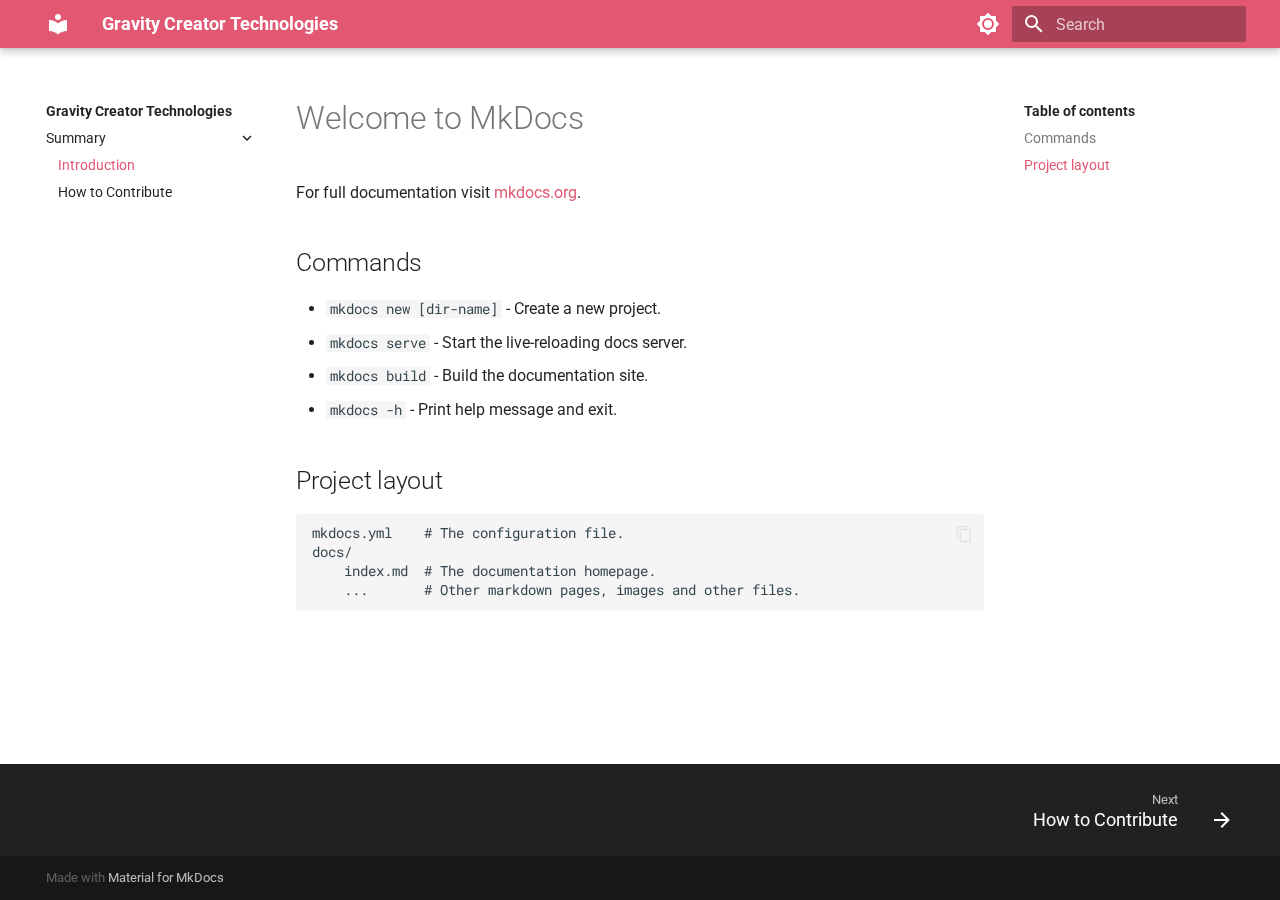
<file: site/index.html>
<!doctype html>
<html lang="en" class="no-js">
  <head>
    
      <meta charset="utf-8">
      <meta name="viewport" content="width=device-width,initial-scale=1">
      
      
      
      <link rel="icon" href="assets/images/favicon.png">
      <meta name="generator" content="mkdocs-1.3.0, mkdocs-material-8.2.15">
    
    
      
        <title>Introduction - Gravity Creator Technologies</title>
      
    
    
      <link rel="stylesheet" href="assets/stylesheets/main.c382b1dc.min.css">
      
        
        <link rel="stylesheet" href="assets/stylesheets/palette.cc9b2e1e.min.css">
        
      
    
    
    
      
        
        
        <link rel="preconnect" href="https://fonts.gstatic.com" crossorigin>
        <link rel="stylesheet" href="https://fonts.googleapis.com/css?family=Roboto:300,300i,400,400i,700,700i%7CRoboto+Mono:400,400i,700,700i&display=fallback">
        <style>:root{--md-text-font:"Roboto";--md-code-font:"Roboto Mono"}</style>
      
    
    
      <link rel="stylesheet" href="stylesheets/extra.css">
    
    <script>__md_scope=new URL(".",location),__md_get=(e,_=localStorage,t=__md_scope)=>JSON.parse(_.getItem(t.pathname+"."+e)),__md_set=(e,_,t=localStorage,a=__md_scope)=>{try{t.setItem(a.pathname+"."+e,JSON.stringify(_))}catch(e){}}</script>
    
      

    
    
  </head>
  
  
    
    
      
    
    
    
    
    <body dir="ltr" data-md-color-scheme="gct" data-md-color-primary="" data-md-color-accent="">
  
    
    
      <script>var palette=__md_get("__palette");if(palette&&"object"==typeof palette.color)for(var key of Object.keys(palette.color))document.body.setAttribute("data-md-color-"+key,palette.color[key])</script>
    
    <input class="md-toggle" data-md-toggle="drawer" type="checkbox" id="__drawer" autocomplete="off">
    <input class="md-toggle" data-md-toggle="search" type="checkbox" id="__search" autocomplete="off">
    <label class="md-overlay" for="__drawer"></label>
    <div data-md-component="skip">
      
        
        <a href="#welcome-to-mkdocs" class="md-skip">
          Skip to content
        </a>
      
    </div>
    <div data-md-component="announce">
      
    </div>
    
    
      

<header class="md-header" data-md-component="header">
  <nav class="md-header__inner md-grid" aria-label="Header">
    <a href="." title="Gravity Creator Technologies" class="md-header__button md-logo" aria-label="Gravity Creator Technologies" data-md-component="logo">
      
  
  <svg xmlns="http://www.w3.org/2000/svg" viewBox="0 0 24 24"><path d="M12 8a3 3 0 0 0 3-3 3 3 0 0 0-3-3 3 3 0 0 0-3 3 3 3 0 0 0 3 3m0 3.54C9.64 9.35 6.5 8 3 8v11c3.5 0 6.64 1.35 9 3.54 2.36-2.19 5.5-3.54 9-3.54V8c-3.5 0-6.64 1.35-9 3.54Z"/></svg>

    </a>
    <label class="md-header__button md-icon" for="__drawer">
      <svg xmlns="http://www.w3.org/2000/svg" viewBox="0 0 24 24"><path d="M3 6h18v2H3V6m0 5h18v2H3v-2m0 5h18v2H3v-2Z"/></svg>
    </label>
    <div class="md-header__title" data-md-component="header-title">
      <div class="md-header__ellipsis">
        <div class="md-header__topic">
          <span class="md-ellipsis">
            Gravity Creator Technologies
          </span>
        </div>
        <div class="md-header__topic" data-md-component="header-topic">
          <span class="md-ellipsis">
            
              Introduction
            
          </span>
        </div>
      </div>
    </div>
    
      <form class="md-header__option" data-md-component="palette">
        
          
          
          <input class="md-option" data-md-color-media="" data-md-color-scheme="gct" data-md-color-primary="" data-md-color-accent=""  aria-label="Switch to dark mode"  type="radio" name="__palette" id="__palette_1">
          
            <label class="md-header__button md-icon" title="Switch to dark mode" for="__palette_2" hidden>
              <svg xmlns="http://www.w3.org/2000/svg" viewBox="0 0 24 24"><path d="M12 8a4 4 0 0 0-4 4 4 4 0 0 0 4 4 4 4 0 0 0 4-4 4 4 0 0 0-4-4m0 10a6 6 0 0 1-6-6 6 6 0 0 1 6-6 6 6 0 0 1 6 6 6 6 0 0 1-6 6m8-9.31V4h-4.69L12 .69 8.69 4H4v4.69L.69 12 4 15.31V20h4.69L12 23.31 15.31 20H20v-4.69L23.31 12 20 8.69Z"/></svg>
            </label>
          
        
          
          
          <input class="md-option" data-md-color-media="" data-md-color-scheme="slate" data-md-color-primary="" data-md-color-accent=""  aria-label="Switch to light mode"  type="radio" name="__palette" id="__palette_2">
          
            <label class="md-header__button md-icon" title="Switch to light mode" for="__palette_1" hidden>
              <svg xmlns="http://www.w3.org/2000/svg" viewBox="0 0 24 24"><path d="M12 18c-.89 0-1.74-.2-2.5-.55C11.56 16.5 13 14.42 13 12c0-2.42-1.44-4.5-3.5-5.45C10.26 6.2 11.11 6 12 6a6 6 0 0 1 6 6 6 6 0 0 1-6 6m8-9.31V4h-4.69L12 .69 8.69 4H4v4.69L.69 12 4 15.31V20h4.69L12 23.31 15.31 20H20v-4.69L23.31 12 20 8.69Z"/></svg>
            </label>
          
        
      </form>
    
    
    
      <label class="md-header__button md-icon" for="__search">
        <svg xmlns="http://www.w3.org/2000/svg" viewBox="0 0 24 24"><path d="M9.5 3A6.5 6.5 0 0 1 16 9.5c0 1.61-.59 3.09-1.56 4.23l.27.27h.79l5 5-1.5 1.5-5-5v-.79l-.27-.27A6.516 6.516 0 0 1 9.5 16 6.5 6.5 0 0 1 3 9.5 6.5 6.5 0 0 1 9.5 3m0 2C7 5 5 7 5 9.5S7 14 9.5 14 14 12 14 9.5 12 5 9.5 5Z"/></svg>
      </label>
      <div class="md-search" data-md-component="search" role="dialog">
  <label class="md-search__overlay" for="__search"></label>
  <div class="md-search__inner" role="search">
    <form class="md-search__form" name="search">
      <input type="text" class="md-search__input" name="query" aria-label="Search" placeholder="Search" autocapitalize="off" autocorrect="off" autocomplete="off" spellcheck="false" data-md-component="search-query" required>
      <label class="md-search__icon md-icon" for="__search">
        <svg xmlns="http://www.w3.org/2000/svg" viewBox="0 0 24 24"><path d="M9.5 3A6.5 6.5 0 0 1 16 9.5c0 1.61-.59 3.09-1.56 4.23l.27.27h.79l5 5-1.5 1.5-5-5v-.79l-.27-.27A6.516 6.516 0 0 1 9.5 16 6.5 6.5 0 0 1 3 9.5 6.5 6.5 0 0 1 9.5 3m0 2C7 5 5 7 5 9.5S7 14 9.5 14 14 12 14 9.5 12 5 9.5 5Z"/></svg>
        <svg xmlns="http://www.w3.org/2000/svg" viewBox="0 0 24 24"><path d="M20 11v2H8l5.5 5.5-1.42 1.42L4.16 12l7.92-7.92L13.5 5.5 8 11h12Z"/></svg>
      </label>
      <nav class="md-search__options" aria-label="Search">
        
        <button type="reset" class="md-search__icon md-icon" aria-label="Clear" tabindex="-1">
          <svg xmlns="http://www.w3.org/2000/svg" viewBox="0 0 24 24"><path d="M19 6.41 17.59 5 12 10.59 6.41 5 5 6.41 10.59 12 5 17.59 6.41 19 12 13.41 17.59 19 19 17.59 13.41 12 19 6.41Z"/></svg>
        </button>
      </nav>
      
    </form>
    <div class="md-search__output">
      <div class="md-search__scrollwrap" data-md-scrollfix>
        <div class="md-search-result" data-md-component="search-result">
          <div class="md-search-result__meta">
            Initializing search
          </div>
          <ol class="md-search-result__list"></ol>
        </div>
      </div>
    </div>
  </div>
</div>
    
    
  </nav>
  
</header>
    
    <div class="md-container" data-md-component="container">
      
      
        
          
        
      
      <main class="md-main" data-md-component="main">
        <div class="md-main__inner md-grid">
          
            
              
              <div class="md-sidebar md-sidebar--primary" data-md-component="sidebar" data-md-type="navigation" >
                <div class="md-sidebar__scrollwrap">
                  <div class="md-sidebar__inner">
                    


<nav class="md-nav md-nav--primary" aria-label="Navigation" data-md-level="0">
  <label class="md-nav__title" for="__drawer">
    <a href="." title="Gravity Creator Technologies" class="md-nav__button md-logo" aria-label="Gravity Creator Technologies" data-md-component="logo">
      
  
  <svg xmlns="http://www.w3.org/2000/svg" viewBox="0 0 24 24"><path d="M12 8a3 3 0 0 0 3-3 3 3 0 0 0-3-3 3 3 0 0 0-3 3 3 3 0 0 0 3 3m0 3.54C9.64 9.35 6.5 8 3 8v11c3.5 0 6.64 1.35 9 3.54 2.36-2.19 5.5-3.54 9-3.54V8c-3.5 0-6.64 1.35-9 3.54Z"/></svg>

    </a>
    Gravity Creator Technologies
  </label>
  
  <ul class="md-nav__list" data-md-scrollfix>
    
      
      
      

  
  
    
  
  
    
    <li class="md-nav__item md-nav__item--active md-nav__item--nested">
      
      
        <input class="md-nav__toggle md-toggle" data-md-toggle="__nav_1" type="checkbox" id="__nav_1" checked>
      
      
      
      
        <label class="md-nav__link" for="__nav_1">
          Summary
          <span class="md-nav__icon md-icon"></span>
        </label>
      
      <nav class="md-nav" aria-label="Summary" data-md-level="1">
        <label class="md-nav__title" for="__nav_1">
          <span class="md-nav__icon md-icon"></span>
          Summary
        </label>
        <ul class="md-nav__list" data-md-scrollfix>
          
            
              
  
  
    
  
  
    <li class="md-nav__item md-nav__item--active">
      
      <input class="md-nav__toggle md-toggle" data-md-toggle="toc" type="checkbox" id="__toc">
      
      
        
      
      
        <label class="md-nav__link md-nav__link--active" for="__toc">
          Introduction
          <span class="md-nav__icon md-icon"></span>
        </label>
      
      <a href="." class="md-nav__link md-nav__link--active">
        Introduction
      </a>
      
        

<nav class="md-nav md-nav--secondary" aria-label="Table of contents">
  
  
  
    
  
  
    <label class="md-nav__title" for="__toc">
      <span class="md-nav__icon md-icon"></span>
      Table of contents
    </label>
    <ul class="md-nav__list" data-md-component="toc" data-md-scrollfix>
      
        <li class="md-nav__item">
  <a href="#commands" class="md-nav__link">
    Commands
  </a>
  
</li>
      
        <li class="md-nav__item">
  <a href="#project-layout" class="md-nav__link">
    Project layout
  </a>
  
</li>
      
    </ul>
  
</nav>
      
    </li>
  

            
          
            
              
  
  
  
    <li class="md-nav__item">
      <a href="CONTRIBUTE/" class="md-nav__link">
        How to Contribute
      </a>
    </li>
  

            
          
        </ul>
      </nav>
    </li>
  

    
  </ul>
</nav>
                  </div>
                </div>
              </div>
            
            
              
              <div class="md-sidebar md-sidebar--secondary" data-md-component="sidebar" data-md-type="toc" >
                <div class="md-sidebar__scrollwrap">
                  <div class="md-sidebar__inner">
                    

<nav class="md-nav md-nav--secondary" aria-label="Table of contents">
  
  
  
    
  
  
    <label class="md-nav__title" for="__toc">
      <span class="md-nav__icon md-icon"></span>
      Table of contents
    </label>
    <ul class="md-nav__list" data-md-component="toc" data-md-scrollfix>
      
        <li class="md-nav__item">
  <a href="#commands" class="md-nav__link">
    Commands
  </a>
  
</li>
      
        <li class="md-nav__item">
  <a href="#project-layout" class="md-nav__link">
    Project layout
  </a>
  
</li>
      
    </ul>
  
</nav>
                  </div>
                </div>
              </div>
            
          
          <div class="md-content" data-md-component="content">
            <article class="md-content__inner md-typeset">
              
                


<h1 id="welcome-to-mkdocs">Welcome to MkDocs<a class="headerlink" href="#welcome-to-mkdocs" title="Permanent link">&para;</a></h1>
<p>For full documentation visit <a href="https://www.mkdocs.org">mkdocs.org</a>.</p>
<h2 id="commands">Commands<a class="headerlink" href="#commands" title="Permanent link">&para;</a></h2>
<ul>
<li><code>mkdocs new [dir-name]</code> - Create a new project.</li>
<li><code>mkdocs serve</code> - Start the live-reloading docs server.</li>
<li><code>mkdocs build</code> - Build the documentation site.</li>
<li><code>mkdocs -h</code> - Print help message and exit.</li>
</ul>
<h2 id="project-layout">Project layout<a class="headerlink" href="#project-layout" title="Permanent link">&para;</a></h2>
<div class="codehilite"><pre><span></span><code>mkdocs.yml    # The configuration file.
docs/
    index.md  # The documentation homepage.
    ...       # Other markdown pages, images and other files.
</code></pre></div>

              
            </article>
          </div>
        </div>
        
      </main>
      
        <footer class="md-footer">
  
    <nav class="md-footer__inner md-grid" aria-label="Footer">
      
      
        
        <a href="CONTRIBUTE/" class="md-footer__link md-footer__link--next" aria-label="Next: How to Contribute" rel="next">
          <div class="md-footer__title">
            <div class="md-ellipsis">
              <span class="md-footer__direction">
                Next
              </span>
              How to Contribute
            </div>
          </div>
          <div class="md-footer__button md-icon">
            <svg xmlns="http://www.w3.org/2000/svg" viewBox="0 0 24 24"><path d="M4 11v2h12l-5.5 5.5 1.42 1.42L19.84 12l-7.92-7.92L10.5 5.5 16 11H4Z"/></svg>
          </div>
        </a>
      
    </nav>
  
  <div class="md-footer-meta md-typeset">
    <div class="md-footer-meta__inner md-grid">
      <div class="md-copyright">
  
  
    Made with
    <a href="https://squidfunk.github.io/mkdocs-material/" target="_blank" rel="noopener">
      Material for MkDocs
    </a>
  
</div>
      
    </div>
  </div>
</footer>
      
    </div>
    <div class="md-dialog" data-md-component="dialog">
      <div class="md-dialog__inner md-typeset"></div>
    </div>
    <script id="__config" type="application/json">{"base": ".", "features": [], "search": "assets/javascripts/workers/search.2a1c317c.min.js", "translations": {"clipboard.copied": "Copied to clipboard", "clipboard.copy": "Copy to clipboard", "search.config.lang": "en", "search.config.pipeline": "trimmer, stopWordFilter", "search.config.separator": "[\\s\\-]+", "search.placeholder": "Search", "search.result.more.one": "1 more on this page", "search.result.more.other": "# more on this page", "search.result.none": "No matching documents", "search.result.one": "1 matching document", "search.result.other": "# matching documents", "search.result.placeholder": "Type to start searching", "search.result.term.missing": "Missing", "select.version.title": "Select version"}}</script>
    
    
      <script src="assets/javascripts/bundle.a6c66575.min.js"></script>
      
    
  </body>
</html>
</file>
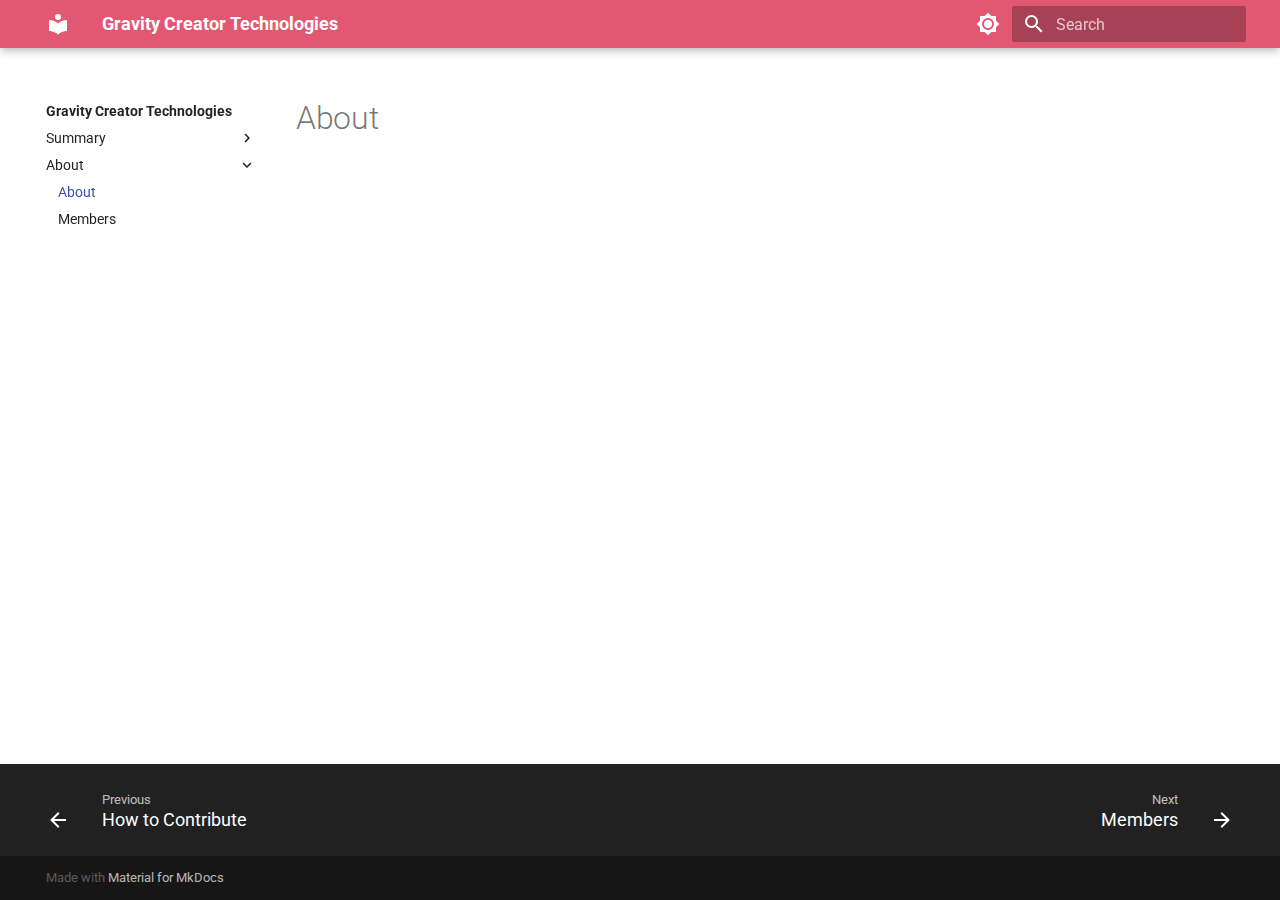
<file: about/about/index.html>
<!doctype html>
<html lang="en" class="no-js">
  <head>
    
      <meta charset="utf-8">
      <meta name="viewport" content="width=device-width,initial-scale=1">
      
      
      
      <link rel="icon" href="../../assets/images/favicon.png">
      <meta name="generator" content="mkdocs-1.3.0, mkdocs-material-8.3.9">
    
    
      
        <title>About - Gravity Creator Technologies</title>
      
    
    
      <link rel="stylesheet" href="../../assets/stylesheets/main.1d29e8d0.min.css">
      
        
        <link rel="stylesheet" href="../../assets/stylesheets/palette.cbb835fc.min.css">
        
      
      
    
    
    
      
        
        
        <link rel="preconnect" href="https://fonts.gstatic.com" crossorigin>
        <link rel="stylesheet" href="https://fonts.googleapis.com/css?family=Roboto:300,300i,400,400i,700,700i%7CRoboto+Mono:400,400i,700,700i&display=fallback">
        <style>:root{--md-text-font:"Roboto";--md-code-font:"Roboto Mono"}</style>
      
    
    
      <link rel="stylesheet" href="../../stylesheets/extra.css">
    
    <script>__md_scope=new URL("../..",location),__md_get=(e,_=localStorage,t=__md_scope)=>JSON.parse(_.getItem(t.pathname+"."+e)),__md_set=(e,_,t=localStorage,a=__md_scope)=>{try{t.setItem(a.pathname+"."+e,JSON.stringify(_))}catch(e){}}</script>
    
      

    
    
  </head>
  
  
    
    
      
    
    
    
    
    <body dir="ltr" data-md-color-scheme="gct" data-md-color-primary="" data-md-color-accent="">
  
    
    
      <script>var palette=__md_get("__palette");if(palette&&"object"==typeof palette.color)for(var key of Object.keys(palette.color))document.body.setAttribute("data-md-color-"+key,palette.color[key])</script>
    
    <input class="md-toggle" data-md-toggle="drawer" type="checkbox" id="__drawer" autocomplete="off">
    <input class="md-toggle" data-md-toggle="search" type="checkbox" id="__search" autocomplete="off">
    <label class="md-overlay" for="__drawer"></label>
    <div data-md-component="skip">
      
    </div>
    <div data-md-component="announce">
      
    </div>
    
    
      

<header class="md-header" data-md-component="header">
  <nav class="md-header__inner md-grid" aria-label="Header">
    <a href="../.." title="Gravity Creator Technologies" class="md-header__button md-logo" aria-label="Gravity Creator Technologies" data-md-component="logo">
      
  
  <svg xmlns="http://www.w3.org/2000/svg" viewBox="0 0 24 24"><path d="M12 8a3 3 0 0 0 3-3 3 3 0 0 0-3-3 3 3 0 0 0-3 3 3 3 0 0 0 3 3m0 3.54C9.64 9.35 6.5 8 3 8v11c3.5 0 6.64 1.35 9 3.54 2.36-2.19 5.5-3.54 9-3.54V8c-3.5 0-6.64 1.35-9 3.54Z"/></svg>

    </a>
    <label class="md-header__button md-icon" for="__drawer">
      <svg xmlns="http://www.w3.org/2000/svg" viewBox="0 0 24 24"><path d="M3 6h18v2H3V6m0 5h18v2H3v-2m0 5h18v2H3v-2Z"/></svg>
    </label>
    <div class="md-header__title" data-md-component="header-title">
      <div class="md-header__ellipsis">
        <div class="md-header__topic">
          <span class="md-ellipsis">
            Gravity Creator Technologies
          </span>
        </div>
        <div class="md-header__topic" data-md-component="header-topic">
          <span class="md-ellipsis">
            
              About
            
          </span>
        </div>
      </div>
    </div>
    
      <form class="md-header__option" data-md-component="palette">
        
          
          
          <input class="md-option" data-md-color-media="" data-md-color-scheme="gct" data-md-color-primary="" data-md-color-accent=""  aria-label="Switch to dark mode"  type="radio" name="__palette" id="__palette_1">
          
            <label class="md-header__button md-icon" title="Switch to dark mode" for="__palette_2" hidden>
              <svg xmlns="http://www.w3.org/2000/svg" viewBox="0 0 24 24"><path d="M12 8a4 4 0 0 0-4 4 4 4 0 0 0 4 4 4 4 0 0 0 4-4 4 4 0 0 0-4-4m0 10a6 6 0 0 1-6-6 6 6 0 0 1 6-6 6 6 0 0 1 6 6 6 6 0 0 1-6 6m8-9.31V4h-4.69L12 .69 8.69 4H4v4.69L.69 12 4 15.31V20h4.69L12 23.31 15.31 20H20v-4.69L23.31 12 20 8.69Z"/></svg>
            </label>
          
        
          
          
          <input class="md-option" data-md-color-media="" data-md-color-scheme="slate" data-md-color-primary="" data-md-color-accent=""  aria-label="Switch to light mode"  type="radio" name="__palette" id="__palette_2">
          
            <label class="md-header__button md-icon" title="Switch to light mode" for="__palette_1" hidden>
              <svg xmlns="http://www.w3.org/2000/svg" viewBox="0 0 24 24"><path d="M12 18c-.89 0-1.74-.2-2.5-.55C11.56 16.5 13 14.42 13 12c0-2.42-1.44-4.5-3.5-5.45C10.26 6.2 11.11 6 12 6a6 6 0 0 1 6 6 6 6 0 0 1-6 6m8-9.31V4h-4.69L12 .69 8.69 4H4v4.69L.69 12 4 15.31V20h4.69L12 23.31 15.31 20H20v-4.69L23.31 12 20 8.69Z"/></svg>
            </label>
          
        
      </form>
    
    
    
      <label class="md-header__button md-icon" for="__search">
        <svg xmlns="http://www.w3.org/2000/svg" viewBox="0 0 24 24"><path d="M9.5 3A6.5 6.5 0 0 1 16 9.5c0 1.61-.59 3.09-1.56 4.23l.27.27h.79l5 5-1.5 1.5-5-5v-.79l-.27-.27A6.516 6.516 0 0 1 9.5 16 6.5 6.5 0 0 1 3 9.5 6.5 6.5 0 0 1 9.5 3m0 2C7 5 5 7 5 9.5S7 14 9.5 14 14 12 14 9.5 12 5 9.5 5Z"/></svg>
      </label>
      <div class="md-search" data-md-component="search" role="dialog">
  <label class="md-search__overlay" for="__search"></label>
  <div class="md-search__inner" role="search">
    <form class="md-search__form" name="search">
      <input type="text" class="md-search__input" name="query" aria-label="Search" placeholder="Search" autocapitalize="off" autocorrect="off" autocomplete="off" spellcheck="false" data-md-component="search-query" required>
      <label class="md-search__icon md-icon" for="__search">
        <svg xmlns="http://www.w3.org/2000/svg" viewBox="0 0 24 24"><path d="M9.5 3A6.5 6.5 0 0 1 16 9.5c0 1.61-.59 3.09-1.56 4.23l.27.27h.79l5 5-1.5 1.5-5-5v-.79l-.27-.27A6.516 6.516 0 0 1 9.5 16 6.5 6.5 0 0 1 3 9.5 6.5 6.5 0 0 1 9.5 3m0 2C7 5 5 7 5 9.5S7 14 9.5 14 14 12 14 9.5 12 5 9.5 5Z"/></svg>
        <svg xmlns="http://www.w3.org/2000/svg" viewBox="0 0 24 24"><path d="M20 11v2H8l5.5 5.5-1.42 1.42L4.16 12l7.92-7.92L13.5 5.5 8 11h12Z"/></svg>
      </label>
      <nav class="md-search__options" aria-label="Search">
        
        <button type="reset" class="md-search__icon md-icon" aria-label="Clear" tabindex="-1">
          <svg xmlns="http://www.w3.org/2000/svg" viewBox="0 0 24 24"><path d="M19 6.41 17.59 5 12 10.59 6.41 5 5 6.41 10.59 12 5 17.59 6.41 19 12 13.41 17.59 19 19 17.59 13.41 12 19 6.41Z"/></svg>
        </button>
      </nav>
      
    </form>
    <div class="md-search__output">
      <div class="md-search__scrollwrap" data-md-scrollfix>
        <div class="md-search-result" data-md-component="search-result">
          <div class="md-search-result__meta">
            Initializing search
          </div>
          <ol class="md-search-result__list"></ol>
        </div>
      </div>
    </div>
  </div>
</div>
    
    
  </nav>
  
</header>
    
    <div class="md-container" data-md-component="container">
      
      
        
          
        
      
      <main class="md-main" data-md-component="main">
        <div class="md-main__inner md-grid">
          
            
              
              <div class="md-sidebar md-sidebar--primary" data-md-component="sidebar" data-md-type="navigation" >
                <div class="md-sidebar__scrollwrap">
                  <div class="md-sidebar__inner">
                    


<nav class="md-nav md-nav--primary" aria-label="Navigation" data-md-level="0">
  <label class="md-nav__title" for="__drawer">
    <a href="../.." title="Gravity Creator Technologies" class="md-nav__button md-logo" aria-label="Gravity Creator Technologies" data-md-component="logo">
      
  
  <svg xmlns="http://www.w3.org/2000/svg" viewBox="0 0 24 24"><path d="M12 8a3 3 0 0 0 3-3 3 3 0 0 0-3-3 3 3 0 0 0-3 3 3 3 0 0 0 3 3m0 3.54C9.64 9.35 6.5 8 3 8v11c3.5 0 6.64 1.35 9 3.54 2.36-2.19 5.5-3.54 9-3.54V8c-3.5 0-6.64 1.35-9 3.54Z"/></svg>

    </a>
    Gravity Creator Technologies
  </label>
  
  <ul class="md-nav__list" data-md-scrollfix>
    
      
      
      

  
  
  
    
    <li class="md-nav__item md-nav__item--nested">
      
      
        <input class="md-nav__toggle md-toggle" data-md-toggle="__nav_1" type="checkbox" id="__nav_1" >
      
      
      
      
        <label class="md-nav__link" for="__nav_1">
          Summary
          <span class="md-nav__icon md-icon"></span>
        </label>
      
      <nav class="md-nav" aria-label="Summary" data-md-level="1">
        <label class="md-nav__title" for="__nav_1">
          <span class="md-nav__icon md-icon"></span>
          Summary
        </label>
        <ul class="md-nav__list" data-md-scrollfix>
          
            
              
  
  
  
    <li class="md-nav__item">
      <a href="../.." class="md-nav__link">
        Introduction
      </a>
    </li>
  

            
          
            
              
  
  
  
    <li class="md-nav__item">
      <a href="../../CONTRIBUTE/" class="md-nav__link">
        How to Contribute
      </a>
    </li>
  

            
          
        </ul>
      </nav>
    </li>
  

    
      
      
      

  
  
    
  
  
    
    <li class="md-nav__item md-nav__item--active md-nav__item--nested">
      
      
        <input class="md-nav__toggle md-toggle" data-md-toggle="__nav_2" type="checkbox" id="__nav_2" checked>
      
      
      
      
        <label class="md-nav__link" for="__nav_2">
          About
          <span class="md-nav__icon md-icon"></span>
        </label>
      
      <nav class="md-nav" aria-label="About" data-md-level="1">
        <label class="md-nav__title" for="__nav_2">
          <span class="md-nav__icon md-icon"></span>
          About
        </label>
        <ul class="md-nav__list" data-md-scrollfix>
          
            
              
  
  
    
  
  
    <li class="md-nav__item md-nav__item--active">
      
      <input class="md-nav__toggle md-toggle" data-md-toggle="toc" type="checkbox" id="__toc">
      
      
      
      <a href="./" class="md-nav__link md-nav__link--active">
        About
      </a>
      
    </li>
  

            
          
            
              
  
  
  
    <li class="md-nav__item">
      <a href="../members/" class="md-nav__link">
        Members
      </a>
    </li>
  

            
          
        </ul>
      </nav>
    </li>
  

    
  </ul>
</nav>
                  </div>
                </div>
              </div>
            
            
              
              <div class="md-sidebar md-sidebar--secondary" data-md-component="sidebar" data-md-type="toc" >
                <div class="md-sidebar__scrollwrap">
                  <div class="md-sidebar__inner">
                    

<nav class="md-nav md-nav--secondary" aria-label="Table of contents">
  
  
  
  
</nav>
                  </div>
                </div>
              </div>
            
          
          <div class="md-content" data-md-component="content">
            <article class="md-content__inner md-typeset">
              
                


  <h1>About</h1>



              
            </article>
            
          </div>
        </div>
        
      </main>
      
        <footer class="md-footer">
  
    
    <nav class="md-footer__inner md-grid" aria-label="Footer" >
      
        
        <a href="../../CONTRIBUTE/" class="md-footer__link md-footer__link--prev" aria-label="Previous: How to Contribute" rel="prev">
          <div class="md-footer__button md-icon">
            <svg xmlns="http://www.w3.org/2000/svg" viewBox="0 0 24 24"><path d="M20 11v2H8l5.5 5.5-1.42 1.42L4.16 12l7.92-7.92L13.5 5.5 8 11h12Z"/></svg>
          </div>
          <div class="md-footer__title">
            <div class="md-ellipsis">
              <span class="md-footer__direction">
                Previous
              </span>
              How to Contribute
            </div>
          </div>
        </a>
      
      
        
        <a href="../members/" class="md-footer__link md-footer__link--next" aria-label="Next: Members" rel="next">
          <div class="md-footer__title">
            <div class="md-ellipsis">
              <span class="md-footer__direction">
                Next
              </span>
              Members
            </div>
          </div>
          <div class="md-footer__button md-icon">
            <svg xmlns="http://www.w3.org/2000/svg" viewBox="0 0 24 24"><path d="M4 11v2h12l-5.5 5.5 1.42 1.42L19.84 12l-7.92-7.92L10.5 5.5 16 11H4Z"/></svg>
          </div>
        </a>
      
    </nav>
  
  <div class="md-footer-meta md-typeset">
    <div class="md-footer-meta__inner md-grid">
      <div class="md-copyright">
  
  
    Made with
    <a href="https://squidfunk.github.io/mkdocs-material/" target="_blank" rel="noopener">
      Material for MkDocs
    </a>
  
</div>
      
    </div>
  </div>
</footer>
      
    </div>
    <div class="md-dialog" data-md-component="dialog">
      <div class="md-dialog__inner md-typeset"></div>
    </div>
    <script id="__config" type="application/json">{"base": "../..", "features": [], "search": "../../assets/javascripts/workers/search.b97dbffb.min.js", "translations": {"clipboard.copied": "Copied to clipboard", "clipboard.copy": "Copy to clipboard", "search.config.lang": "en", "search.config.pipeline": "trimmer, stopWordFilter", "search.config.separator": "[\\s\\-]+", "search.placeholder": "Search", "search.result.more.one": "1 more on this page", "search.result.more.other": "# more on this page", "search.result.none": "No matching documents", "search.result.one": "1 matching document", "search.result.other": "# matching documents", "search.result.placeholder": "Type to start searching", "search.result.term.missing": "Missing", "select.version.title": "Select version"}}</script>
    
    
      <script src="../../assets/javascripts/bundle.6c7ad80a.min.js"></script>
      
    
  </body>
</html>
</file>
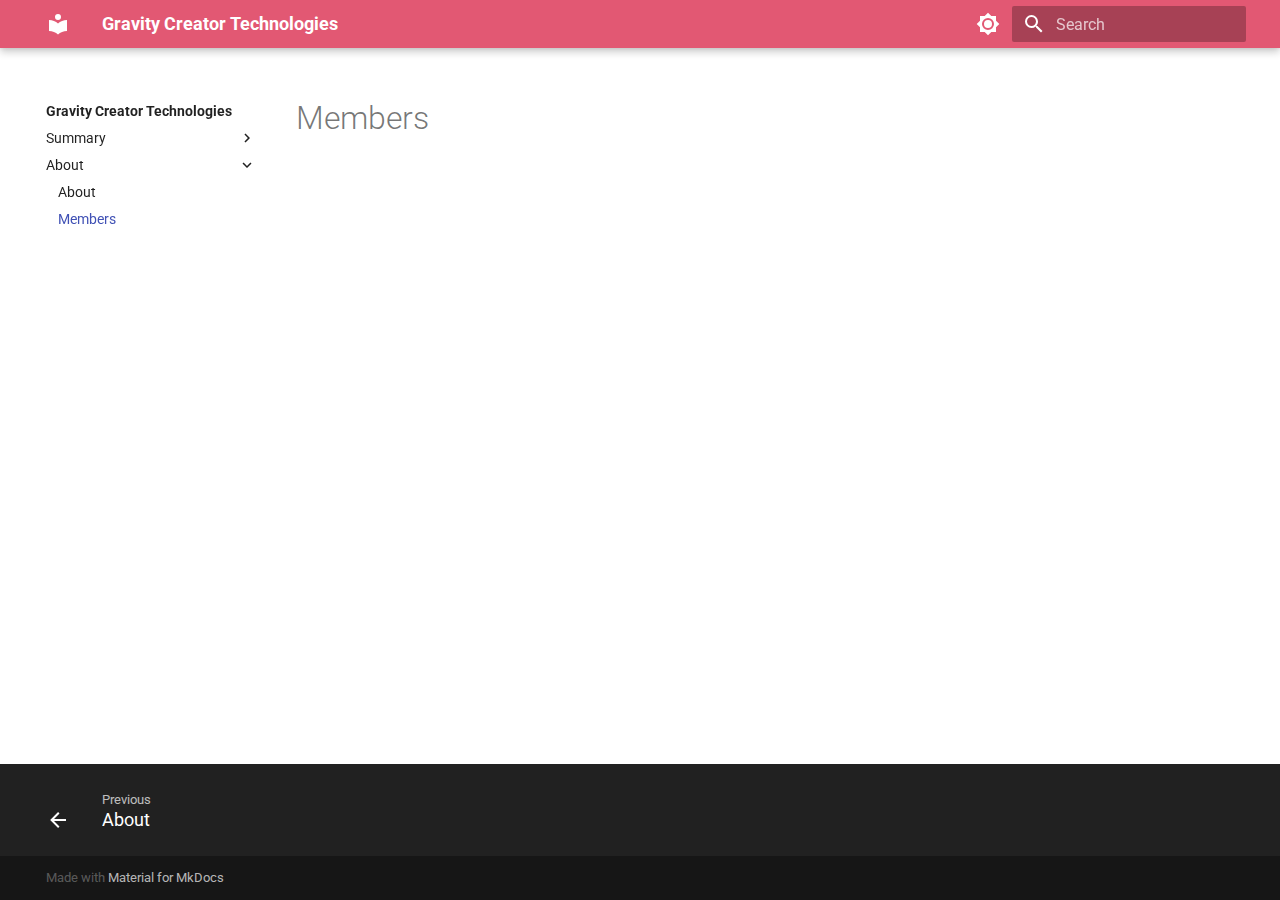
<file: about/members/index.html>
<!doctype html>
<html lang="en" class="no-js">
  <head>
    
      <meta charset="utf-8">
      <meta name="viewport" content="width=device-width,initial-scale=1">
      
      
      
      <link rel="icon" href="../../assets/images/favicon.png">
      <meta name="generator" content="mkdocs-1.3.0, mkdocs-material-8.3.9">
    
    
      
        <title>Members - Gravity Creator Technologies</title>
      
    
    
      <link rel="stylesheet" href="../../assets/stylesheets/main.1d29e8d0.min.css">
      
        
        <link rel="stylesheet" href="../../assets/stylesheets/palette.cbb835fc.min.css">
        
      
      
    
    
    
      
        
        
        <link rel="preconnect" href="https://fonts.gstatic.com" crossorigin>
        <link rel="stylesheet" href="https://fonts.googleapis.com/css?family=Roboto:300,300i,400,400i,700,700i%7CRoboto+Mono:400,400i,700,700i&display=fallback">
        <style>:root{--md-text-font:"Roboto";--md-code-font:"Roboto Mono"}</style>
      
    
    
      <link rel="stylesheet" href="../../stylesheets/extra.css">
    
    <script>__md_scope=new URL("../..",location),__md_get=(e,_=localStorage,t=__md_scope)=>JSON.parse(_.getItem(t.pathname+"."+e)),__md_set=(e,_,t=localStorage,a=__md_scope)=>{try{t.setItem(a.pathname+"."+e,JSON.stringify(_))}catch(e){}}</script>
    
      

    
    
  </head>
  
  
    
    
      
    
    
    
    
    <body dir="ltr" data-md-color-scheme="gct" data-md-color-primary="" data-md-color-accent="">
  
    
    
      <script>var palette=__md_get("__palette");if(palette&&"object"==typeof palette.color)for(var key of Object.keys(palette.color))document.body.setAttribute("data-md-color-"+key,palette.color[key])</script>
    
    <input class="md-toggle" data-md-toggle="drawer" type="checkbox" id="__drawer" autocomplete="off">
    <input class="md-toggle" data-md-toggle="search" type="checkbox" id="__search" autocomplete="off">
    <label class="md-overlay" for="__drawer"></label>
    <div data-md-component="skip">
      
    </div>
    <div data-md-component="announce">
      
    </div>
    
    
      

<header class="md-header" data-md-component="header">
  <nav class="md-header__inner md-grid" aria-label="Header">
    <a href="../.." title="Gravity Creator Technologies" class="md-header__button md-logo" aria-label="Gravity Creator Technologies" data-md-component="logo">
      
  
  <svg xmlns="http://www.w3.org/2000/svg" viewBox="0 0 24 24"><path d="M12 8a3 3 0 0 0 3-3 3 3 0 0 0-3-3 3 3 0 0 0-3 3 3 3 0 0 0 3 3m0 3.54C9.64 9.35 6.5 8 3 8v11c3.5 0 6.64 1.35 9 3.54 2.36-2.19 5.5-3.54 9-3.54V8c-3.5 0-6.64 1.35-9 3.54Z"/></svg>

    </a>
    <label class="md-header__button md-icon" for="__drawer">
      <svg xmlns="http://www.w3.org/2000/svg" viewBox="0 0 24 24"><path d="M3 6h18v2H3V6m0 5h18v2H3v-2m0 5h18v2H3v-2Z"/></svg>
    </label>
    <div class="md-header__title" data-md-component="header-title">
      <div class="md-header__ellipsis">
        <div class="md-header__topic">
          <span class="md-ellipsis">
            Gravity Creator Technologies
          </span>
        </div>
        <div class="md-header__topic" data-md-component="header-topic">
          <span class="md-ellipsis">
            
              Members
            
          </span>
        </div>
      </div>
    </div>
    
      <form class="md-header__option" data-md-component="palette">
        
          
          
          <input class="md-option" data-md-color-media="" data-md-color-scheme="gct" data-md-color-primary="" data-md-color-accent=""  aria-label="Switch to dark mode"  type="radio" name="__palette" id="__palette_1">
          
            <label class="md-header__button md-icon" title="Switch to dark mode" for="__palette_2" hidden>
              <svg xmlns="http://www.w3.org/2000/svg" viewBox="0 0 24 24"><path d="M12 8a4 4 0 0 0-4 4 4 4 0 0 0 4 4 4 4 0 0 0 4-4 4 4 0 0 0-4-4m0 10a6 6 0 0 1-6-6 6 6 0 0 1 6-6 6 6 0 0 1 6 6 6 6 0 0 1-6 6m8-9.31V4h-4.69L12 .69 8.69 4H4v4.69L.69 12 4 15.31V20h4.69L12 23.31 15.31 20H20v-4.69L23.31 12 20 8.69Z"/></svg>
            </label>
          
        
          
          
          <input class="md-option" data-md-color-media="" data-md-color-scheme="slate" data-md-color-primary="" data-md-color-accent=""  aria-label="Switch to light mode"  type="radio" name="__palette" id="__palette_2">
          
            <label class="md-header__button md-icon" title="Switch to light mode" for="__palette_1" hidden>
              <svg xmlns="http://www.w3.org/2000/svg" viewBox="0 0 24 24"><path d="M12 18c-.89 0-1.74-.2-2.5-.55C11.56 16.5 13 14.42 13 12c0-2.42-1.44-4.5-3.5-5.45C10.26 6.2 11.11 6 12 6a6 6 0 0 1 6 6 6 6 0 0 1-6 6m8-9.31V4h-4.69L12 .69 8.69 4H4v4.69L.69 12 4 15.31V20h4.69L12 23.31 15.31 20H20v-4.69L23.31 12 20 8.69Z"/></svg>
            </label>
          
        
      </form>
    
    
    
      <label class="md-header__button md-icon" for="__search">
        <svg xmlns="http://www.w3.org/2000/svg" viewBox="0 0 24 24"><path d="M9.5 3A6.5 6.5 0 0 1 16 9.5c0 1.61-.59 3.09-1.56 4.23l.27.27h.79l5 5-1.5 1.5-5-5v-.79l-.27-.27A6.516 6.516 0 0 1 9.5 16 6.5 6.5 0 0 1 3 9.5 6.5 6.5 0 0 1 9.5 3m0 2C7 5 5 7 5 9.5S7 14 9.5 14 14 12 14 9.5 12 5 9.5 5Z"/></svg>
      </label>
      <div class="md-search" data-md-component="search" role="dialog">
  <label class="md-search__overlay" for="__search"></label>
  <div class="md-search__inner" role="search">
    <form class="md-search__form" name="search">
      <input type="text" class="md-search__input" name="query" aria-label="Search" placeholder="Search" autocapitalize="off" autocorrect="off" autocomplete="off" spellcheck="false" data-md-component="search-query" required>
      <label class="md-search__icon md-icon" for="__search">
        <svg xmlns="http://www.w3.org/2000/svg" viewBox="0 0 24 24"><path d="M9.5 3A6.5 6.5 0 0 1 16 9.5c0 1.61-.59 3.09-1.56 4.23l.27.27h.79l5 5-1.5 1.5-5-5v-.79l-.27-.27A6.516 6.516 0 0 1 9.5 16 6.5 6.5 0 0 1 3 9.5 6.5 6.5 0 0 1 9.5 3m0 2C7 5 5 7 5 9.5S7 14 9.5 14 14 12 14 9.5 12 5 9.5 5Z"/></svg>
        <svg xmlns="http://www.w3.org/2000/svg" viewBox="0 0 24 24"><path d="M20 11v2H8l5.5 5.5-1.42 1.42L4.16 12l7.92-7.92L13.5 5.5 8 11h12Z"/></svg>
      </label>
      <nav class="md-search__options" aria-label="Search">
        
        <button type="reset" class="md-search__icon md-icon" aria-label="Clear" tabindex="-1">
          <svg xmlns="http://www.w3.org/2000/svg" viewBox="0 0 24 24"><path d="M19 6.41 17.59 5 12 10.59 6.41 5 5 6.41 10.59 12 5 17.59 6.41 19 12 13.41 17.59 19 19 17.59 13.41 12 19 6.41Z"/></svg>
        </button>
      </nav>
      
    </form>
    <div class="md-search__output">
      <div class="md-search__scrollwrap" data-md-scrollfix>
        <div class="md-search-result" data-md-component="search-result">
          <div class="md-search-result__meta">
            Initializing search
          </div>
          <ol class="md-search-result__list"></ol>
        </div>
      </div>
    </div>
  </div>
</div>
    
    
  </nav>
  
</header>
    
    <div class="md-container" data-md-component="container">
      
      
        
          
        
      
      <main class="md-main" data-md-component="main">
        <div class="md-main__inner md-grid">
          
            
              
              <div class="md-sidebar md-sidebar--primary" data-md-component="sidebar" data-md-type="navigation" >
                <div class="md-sidebar__scrollwrap">
                  <div class="md-sidebar__inner">
                    


<nav class="md-nav md-nav--primary" aria-label="Navigation" data-md-level="0">
  <label class="md-nav__title" for="__drawer">
    <a href="../.." title="Gravity Creator Technologies" class="md-nav__button md-logo" aria-label="Gravity Creator Technologies" data-md-component="logo">
      
  
  <svg xmlns="http://www.w3.org/2000/svg" viewBox="0 0 24 24"><path d="M12 8a3 3 0 0 0 3-3 3 3 0 0 0-3-3 3 3 0 0 0-3 3 3 3 0 0 0 3 3m0 3.54C9.64 9.35 6.5 8 3 8v11c3.5 0 6.64 1.35 9 3.54 2.36-2.19 5.5-3.54 9-3.54V8c-3.5 0-6.64 1.35-9 3.54Z"/></svg>

    </a>
    Gravity Creator Technologies
  </label>
  
  <ul class="md-nav__list" data-md-scrollfix>
    
      
      
      

  
  
  
    
    <li class="md-nav__item md-nav__item--nested">
      
      
        <input class="md-nav__toggle md-toggle" data-md-toggle="__nav_1" type="checkbox" id="__nav_1" >
      
      
      
      
        <label class="md-nav__link" for="__nav_1">
          Summary
          <span class="md-nav__icon md-icon"></span>
        </label>
      
      <nav class="md-nav" aria-label="Summary" data-md-level="1">
        <label class="md-nav__title" for="__nav_1">
          <span class="md-nav__icon md-icon"></span>
          Summary
        </label>
        <ul class="md-nav__list" data-md-scrollfix>
          
            
              
  
  
  
    <li class="md-nav__item">
      <a href="../.." class="md-nav__link">
        Introduction
      </a>
    </li>
  

            
          
            
              
  
  
  
    <li class="md-nav__item">
      <a href="../../CONTRIBUTE/" class="md-nav__link">
        How to Contribute
      </a>
    </li>
  

            
          
        </ul>
      </nav>
    </li>
  

    
      
      
      

  
  
    
  
  
    
    <li class="md-nav__item md-nav__item--active md-nav__item--nested">
      
      
        <input class="md-nav__toggle md-toggle" data-md-toggle="__nav_2" type="checkbox" id="__nav_2" checked>
      
      
      
      
        <label class="md-nav__link" for="__nav_2">
          About
          <span class="md-nav__icon md-icon"></span>
        </label>
      
      <nav class="md-nav" aria-label="About" data-md-level="1">
        <label class="md-nav__title" for="__nav_2">
          <span class="md-nav__icon md-icon"></span>
          About
        </label>
        <ul class="md-nav__list" data-md-scrollfix>
          
            
              
  
  
  
    <li class="md-nav__item">
      <a href="../about/" class="md-nav__link">
        About
      </a>
    </li>
  

            
          
            
              
  
  
    
  
  
    <li class="md-nav__item md-nav__item--active">
      
      <input class="md-nav__toggle md-toggle" data-md-toggle="toc" type="checkbox" id="__toc">
      
      
      
      <a href="./" class="md-nav__link md-nav__link--active">
        Members
      </a>
      
    </li>
  

            
          
        </ul>
      </nav>
    </li>
  

    
  </ul>
</nav>
                  </div>
                </div>
              </div>
            
            
              
              <div class="md-sidebar md-sidebar--secondary" data-md-component="sidebar" data-md-type="toc" >
                <div class="md-sidebar__scrollwrap">
                  <div class="md-sidebar__inner">
                    

<nav class="md-nav md-nav--secondary" aria-label="Table of contents">
  
  
  
  
</nav>
                  </div>
                </div>
              </div>
            
          
          <div class="md-content" data-md-component="content">
            <article class="md-content__inner md-typeset">
              
                


  <h1>Members</h1>



              
            </article>
            
          </div>
        </div>
        
      </main>
      
        <footer class="md-footer">
  
    
    <nav class="md-footer__inner md-grid" aria-label="Footer" >
      
        
        <a href="../about/" class="md-footer__link md-footer__link--prev" aria-label="Previous: About" rel="prev">
          <div class="md-footer__button md-icon">
            <svg xmlns="http://www.w3.org/2000/svg" viewBox="0 0 24 24"><path d="M20 11v2H8l5.5 5.5-1.42 1.42L4.16 12l7.92-7.92L13.5 5.5 8 11h12Z"/></svg>
          </div>
          <div class="md-footer__title">
            <div class="md-ellipsis">
              <span class="md-footer__direction">
                Previous
              </span>
              About
            </div>
          </div>
        </a>
      
      
    </nav>
  
  <div class="md-footer-meta md-typeset">
    <div class="md-footer-meta__inner md-grid">
      <div class="md-copyright">
  
  
    Made with
    <a href="https://squidfunk.github.io/mkdocs-material/" target="_blank" rel="noopener">
      Material for MkDocs
    </a>
  
</div>
      
    </div>
  </div>
</footer>
      
    </div>
    <div class="md-dialog" data-md-component="dialog">
      <div class="md-dialog__inner md-typeset"></div>
    </div>
    <script id="__config" type="application/json">{"base": "../..", "features": [], "search": "../../assets/javascripts/workers/search.b97dbffb.min.js", "translations": {"clipboard.copied": "Copied to clipboard", "clipboard.copy": "Copy to clipboard", "search.config.lang": "en", "search.config.pipeline": "trimmer, stopWordFilter", "search.config.separator": "[\\s\\-]+", "search.placeholder": "Search", "search.result.more.one": "1 more on this page", "search.result.more.other": "# more on this page", "search.result.none": "No matching documents", "search.result.one": "1 matching document", "search.result.other": "# matching documents", "search.result.placeholder": "Type to start searching", "search.result.term.missing": "Missing", "select.version.title": "Select version"}}</script>
    
    
      <script src="../../assets/javascripts/bundle.6c7ad80a.min.js"></script>
      
    
  </body>
</html>
</file>
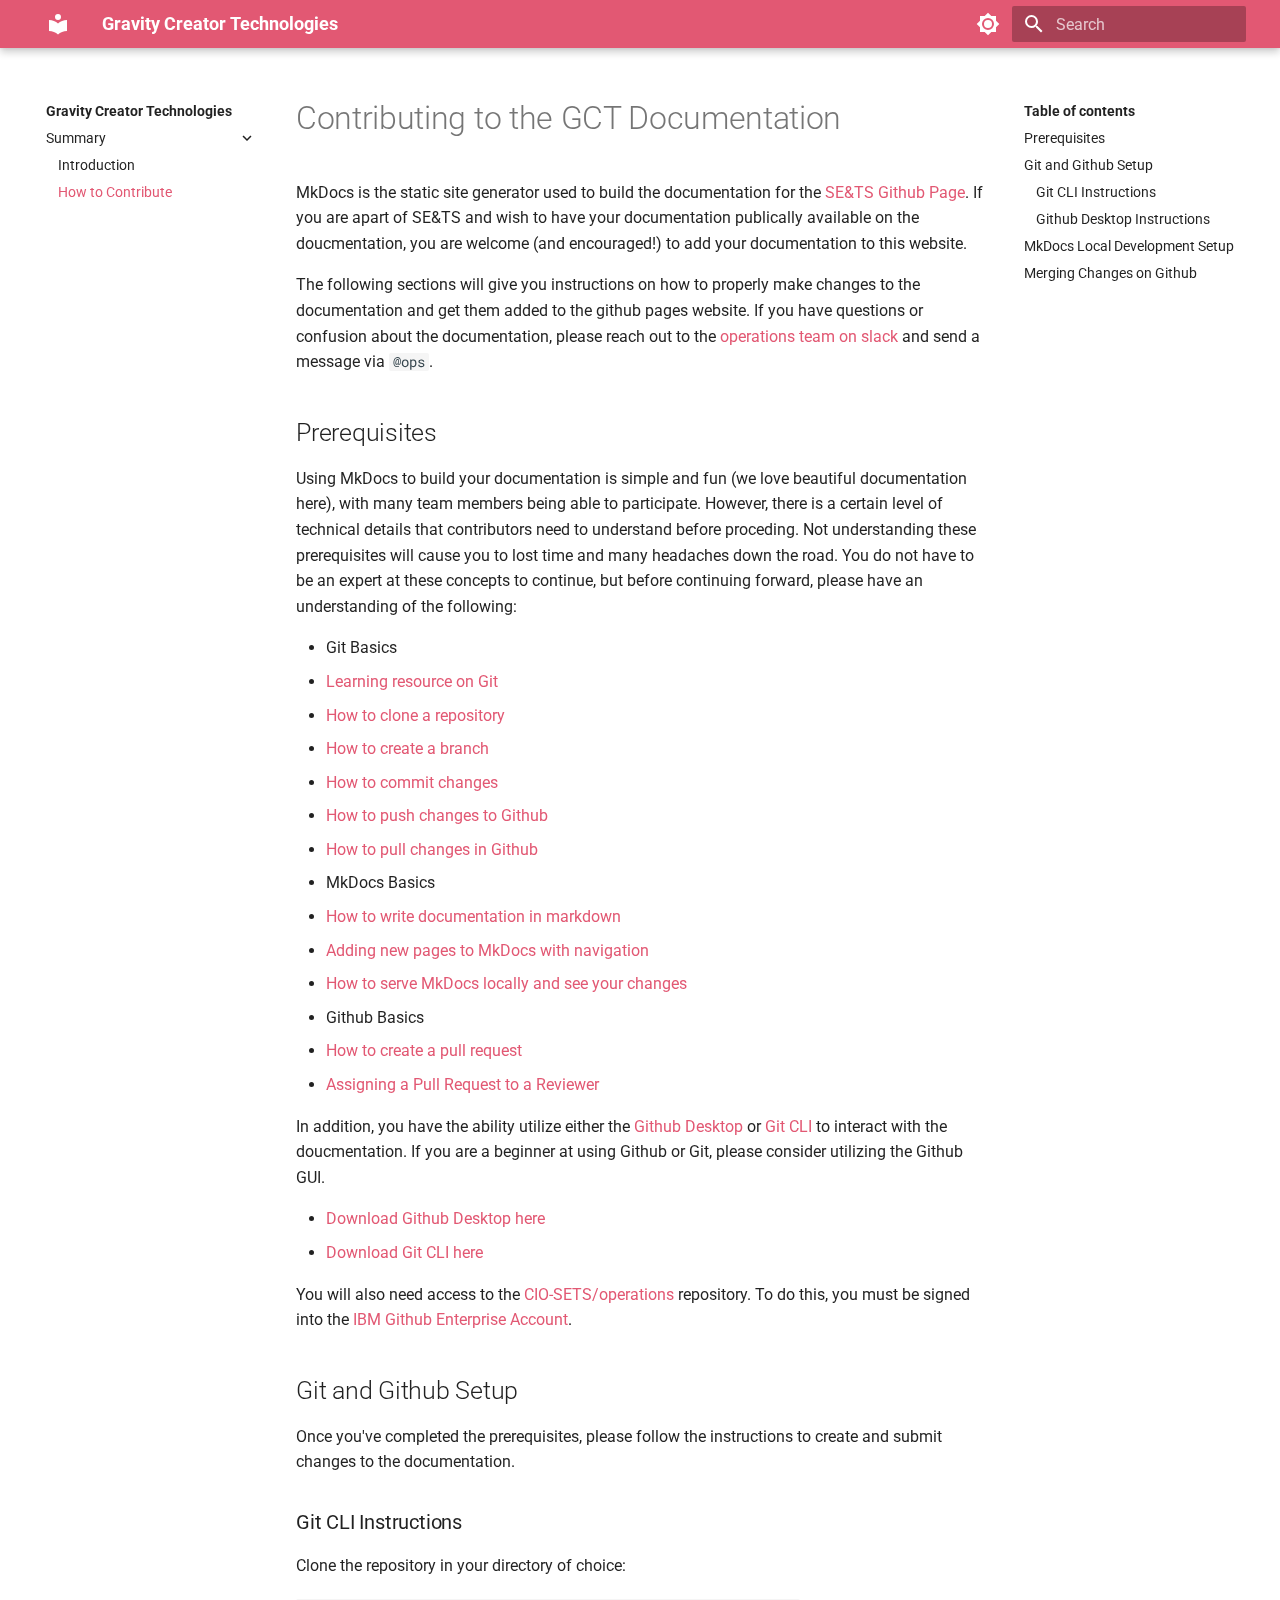
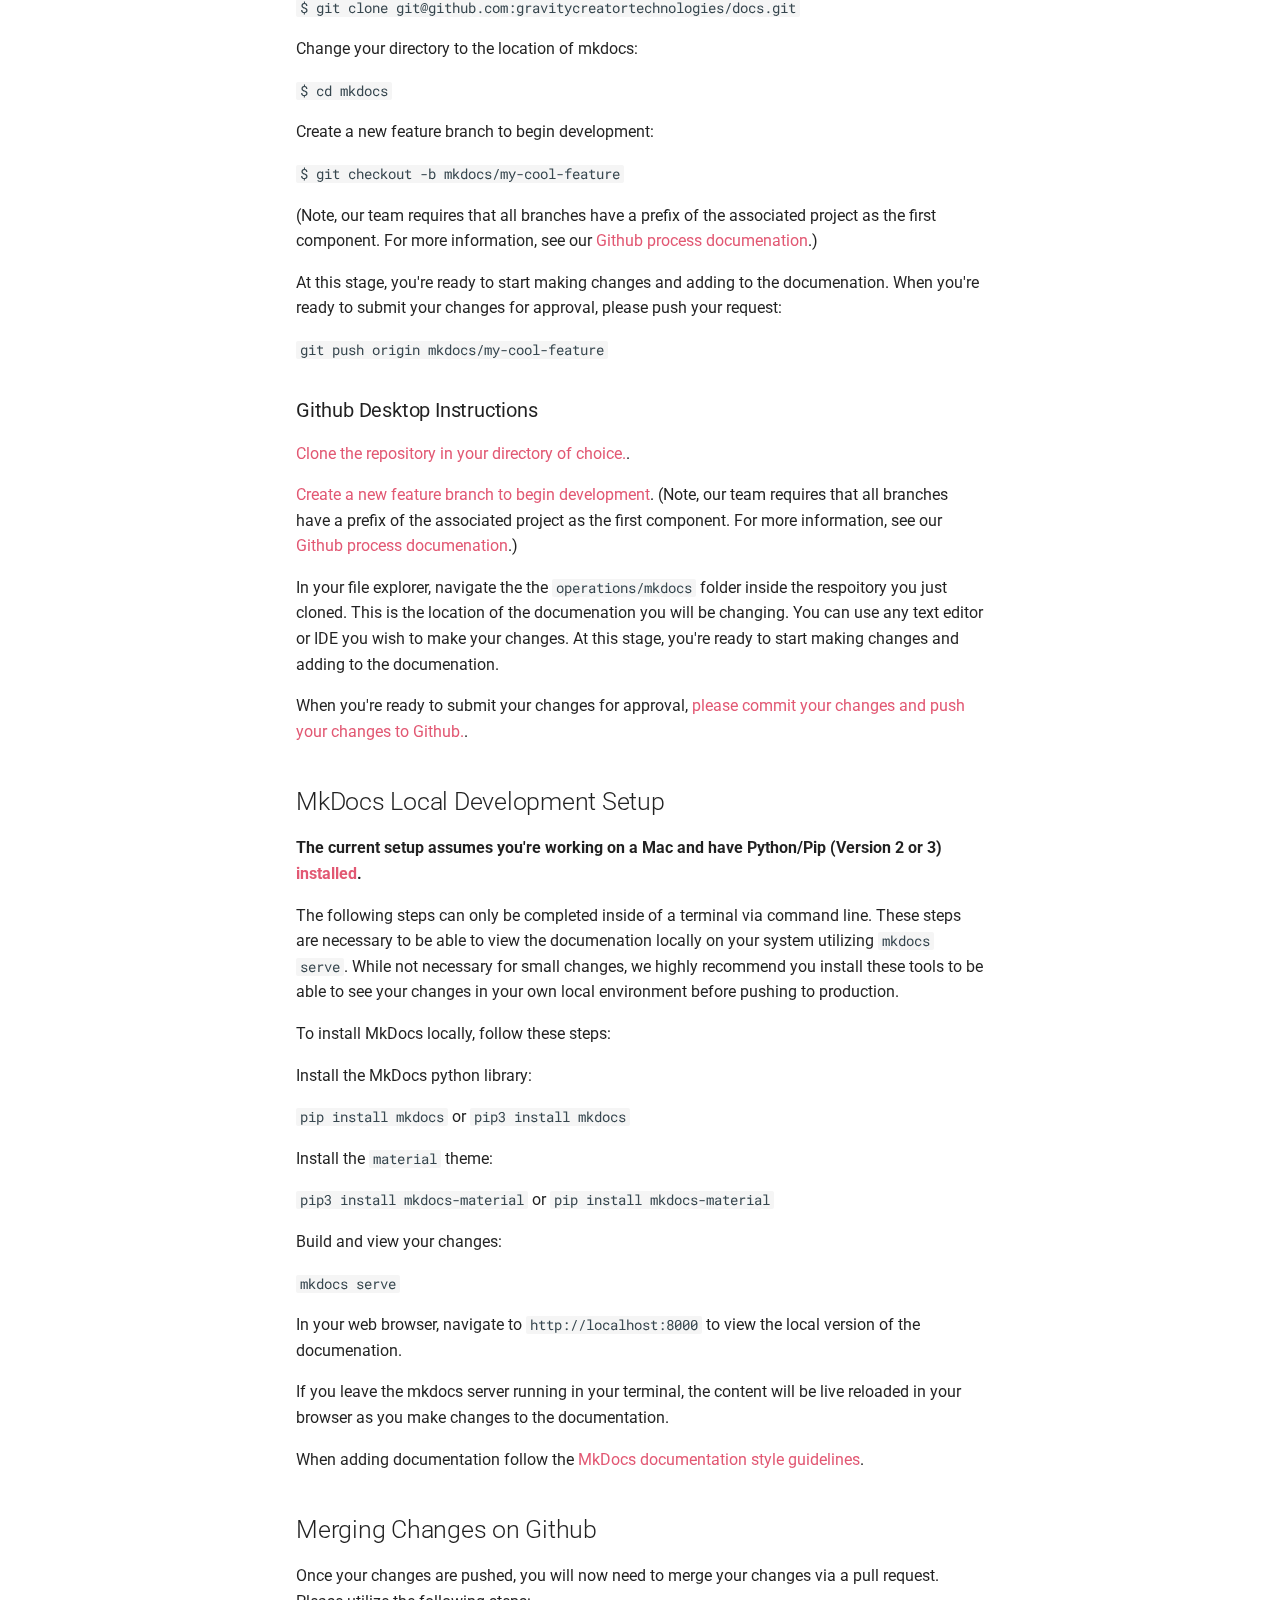
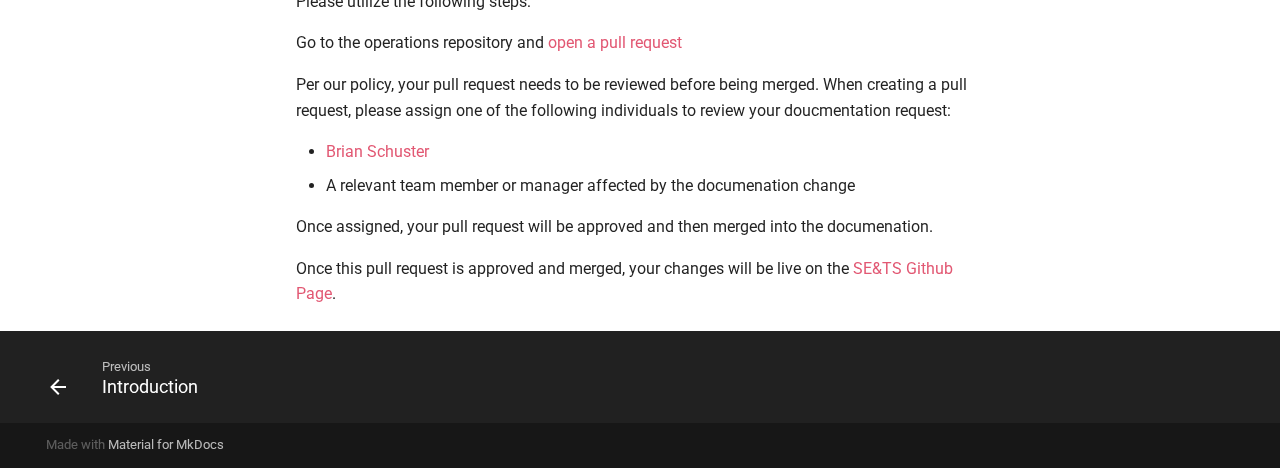
<file: site/CONTRIBUTE/index.html>
<!doctype html>
<html lang="en" class="no-js">
  <head>
    
      <meta charset="utf-8">
      <meta name="viewport" content="width=device-width,initial-scale=1">
      
      
      
      <link rel="icon" href="../assets/images/favicon.png">
      <meta name="generator" content="mkdocs-1.3.0, mkdocs-material-8.2.15">
    
    
      
        <title>How to Contribute - Gravity Creator Technologies</title>
      
    
    
      <link rel="stylesheet" href="../assets/stylesheets/main.c382b1dc.min.css">
      
        
        <link rel="stylesheet" href="../assets/stylesheets/palette.cc9b2e1e.min.css">
        
      
    
    
    
      
        
        
        <link rel="preconnect" href="https://fonts.gstatic.com" crossorigin>
        <link rel="stylesheet" href="https://fonts.googleapis.com/css?family=Roboto:300,300i,400,400i,700,700i%7CRoboto+Mono:400,400i,700,700i&display=fallback">
        <style>:root{--md-text-font:"Roboto";--md-code-font:"Roboto Mono"}</style>
      
    
    
      <link rel="stylesheet" href="../stylesheets/extra.css">
    
    <script>__md_scope=new URL("..",location),__md_get=(e,_=localStorage,t=__md_scope)=>JSON.parse(_.getItem(t.pathname+"."+e)),__md_set=(e,_,t=localStorage,a=__md_scope)=>{try{t.setItem(a.pathname+"."+e,JSON.stringify(_))}catch(e){}}</script>
    
      

    
    
  </head>
  
  
    
    
      
    
    
    
    
    <body dir="ltr" data-md-color-scheme="gct" data-md-color-primary="" data-md-color-accent="">
  
    
    
      <script>var palette=__md_get("__palette");if(palette&&"object"==typeof palette.color)for(var key of Object.keys(palette.color))document.body.setAttribute("data-md-color-"+key,palette.color[key])</script>
    
    <input class="md-toggle" data-md-toggle="drawer" type="checkbox" id="__drawer" autocomplete="off">
    <input class="md-toggle" data-md-toggle="search" type="checkbox" id="__search" autocomplete="off">
    <label class="md-overlay" for="__drawer"></label>
    <div data-md-component="skip">
      
        
        <a href="#contributing-to-the-gct-documentation" class="md-skip">
          Skip to content
        </a>
      
    </div>
    <div data-md-component="announce">
      
    </div>
    
    
      

<header class="md-header" data-md-component="header">
  <nav class="md-header__inner md-grid" aria-label="Header">
    <a href=".." title="Gravity Creator Technologies" class="md-header__button md-logo" aria-label="Gravity Creator Technologies" data-md-component="logo">
      
  
  <svg xmlns="http://www.w3.org/2000/svg" viewBox="0 0 24 24"><path d="M12 8a3 3 0 0 0 3-3 3 3 0 0 0-3-3 3 3 0 0 0-3 3 3 3 0 0 0 3 3m0 3.54C9.64 9.35 6.5 8 3 8v11c3.5 0 6.64 1.35 9 3.54 2.36-2.19 5.5-3.54 9-3.54V8c-3.5 0-6.64 1.35-9 3.54Z"/></svg>

    </a>
    <label class="md-header__button md-icon" for="__drawer">
      <svg xmlns="http://www.w3.org/2000/svg" viewBox="0 0 24 24"><path d="M3 6h18v2H3V6m0 5h18v2H3v-2m0 5h18v2H3v-2Z"/></svg>
    </label>
    <div class="md-header__title" data-md-component="header-title">
      <div class="md-header__ellipsis">
        <div class="md-header__topic">
          <span class="md-ellipsis">
            Gravity Creator Technologies
          </span>
        </div>
        <div class="md-header__topic" data-md-component="header-topic">
          <span class="md-ellipsis">
            
              How to Contribute
            
          </span>
        </div>
      </div>
    </div>
    
      <form class="md-header__option" data-md-component="palette">
        
          
          
          <input class="md-option" data-md-color-media="" data-md-color-scheme="gct" data-md-color-primary="" data-md-color-accent=""  aria-label="Switch to dark mode"  type="radio" name="__palette" id="__palette_1">
          
            <label class="md-header__button md-icon" title="Switch to dark mode" for="__palette_2" hidden>
              <svg xmlns="http://www.w3.org/2000/svg" viewBox="0 0 24 24"><path d="M12 8a4 4 0 0 0-4 4 4 4 0 0 0 4 4 4 4 0 0 0 4-4 4 4 0 0 0-4-4m0 10a6 6 0 0 1-6-6 6 6 0 0 1 6-6 6 6 0 0 1 6 6 6 6 0 0 1-6 6m8-9.31V4h-4.69L12 .69 8.69 4H4v4.69L.69 12 4 15.31V20h4.69L12 23.31 15.31 20H20v-4.69L23.31 12 20 8.69Z"/></svg>
            </label>
          
        
          
          
          <input class="md-option" data-md-color-media="" data-md-color-scheme="slate" data-md-color-primary="" data-md-color-accent=""  aria-label="Switch to light mode"  type="radio" name="__palette" id="__palette_2">
          
            <label class="md-header__button md-icon" title="Switch to light mode" for="__palette_1" hidden>
              <svg xmlns="http://www.w3.org/2000/svg" viewBox="0 0 24 24"><path d="M12 18c-.89 0-1.74-.2-2.5-.55C11.56 16.5 13 14.42 13 12c0-2.42-1.44-4.5-3.5-5.45C10.26 6.2 11.11 6 12 6a6 6 0 0 1 6 6 6 6 0 0 1-6 6m8-9.31V4h-4.69L12 .69 8.69 4H4v4.69L.69 12 4 15.31V20h4.69L12 23.31 15.31 20H20v-4.69L23.31 12 20 8.69Z"/></svg>
            </label>
          
        
      </form>
    
    
    
      <label class="md-header__button md-icon" for="__search">
        <svg xmlns="http://www.w3.org/2000/svg" viewBox="0 0 24 24"><path d="M9.5 3A6.5 6.5 0 0 1 16 9.5c0 1.61-.59 3.09-1.56 4.23l.27.27h.79l5 5-1.5 1.5-5-5v-.79l-.27-.27A6.516 6.516 0 0 1 9.5 16 6.5 6.5 0 0 1 3 9.5 6.5 6.5 0 0 1 9.5 3m0 2C7 5 5 7 5 9.5S7 14 9.5 14 14 12 14 9.5 12 5 9.5 5Z"/></svg>
      </label>
      <div class="md-search" data-md-component="search" role="dialog">
  <label class="md-search__overlay" for="__search"></label>
  <div class="md-search__inner" role="search">
    <form class="md-search__form" name="search">
      <input type="text" class="md-search__input" name="query" aria-label="Search" placeholder="Search" autocapitalize="off" autocorrect="off" autocomplete="off" spellcheck="false" data-md-component="search-query" required>
      <label class="md-search__icon md-icon" for="__search">
        <svg xmlns="http://www.w3.org/2000/svg" viewBox="0 0 24 24"><path d="M9.5 3A6.5 6.5 0 0 1 16 9.5c0 1.61-.59 3.09-1.56 4.23l.27.27h.79l5 5-1.5 1.5-5-5v-.79l-.27-.27A6.516 6.516 0 0 1 9.5 16 6.5 6.5 0 0 1 3 9.5 6.5 6.5 0 0 1 9.5 3m0 2C7 5 5 7 5 9.5S7 14 9.5 14 14 12 14 9.5 12 5 9.5 5Z"/></svg>
        <svg xmlns="http://www.w3.org/2000/svg" viewBox="0 0 24 24"><path d="M20 11v2H8l5.5 5.5-1.42 1.42L4.16 12l7.92-7.92L13.5 5.5 8 11h12Z"/></svg>
      </label>
      <nav class="md-search__options" aria-label="Search">
        
        <button type="reset" class="md-search__icon md-icon" aria-label="Clear" tabindex="-1">
          <svg xmlns="http://www.w3.org/2000/svg" viewBox="0 0 24 24"><path d="M19 6.41 17.59 5 12 10.59 6.41 5 5 6.41 10.59 12 5 17.59 6.41 19 12 13.41 17.59 19 19 17.59 13.41 12 19 6.41Z"/></svg>
        </button>
      </nav>
      
    </form>
    <div class="md-search__output">
      <div class="md-search__scrollwrap" data-md-scrollfix>
        <div class="md-search-result" data-md-component="search-result">
          <div class="md-search-result__meta">
            Initializing search
          </div>
          <ol class="md-search-result__list"></ol>
        </div>
      </div>
    </div>
  </div>
</div>
    
    
  </nav>
  
</header>
    
    <div class="md-container" data-md-component="container">
      
      
        
          
        
      
      <main class="md-main" data-md-component="main">
        <div class="md-main__inner md-grid">
          
            
              
              <div class="md-sidebar md-sidebar--primary" data-md-component="sidebar" data-md-type="navigation" >
                <div class="md-sidebar__scrollwrap">
                  <div class="md-sidebar__inner">
                    


<nav class="md-nav md-nav--primary" aria-label="Navigation" data-md-level="0">
  <label class="md-nav__title" for="__drawer">
    <a href=".." title="Gravity Creator Technologies" class="md-nav__button md-logo" aria-label="Gravity Creator Technologies" data-md-component="logo">
      
  
  <svg xmlns="http://www.w3.org/2000/svg" viewBox="0 0 24 24"><path d="M12 8a3 3 0 0 0 3-3 3 3 0 0 0-3-3 3 3 0 0 0-3 3 3 3 0 0 0 3 3m0 3.54C9.64 9.35 6.5 8 3 8v11c3.5 0 6.64 1.35 9 3.54 2.36-2.19 5.5-3.54 9-3.54V8c-3.5 0-6.64 1.35-9 3.54Z"/></svg>

    </a>
    Gravity Creator Technologies
  </label>
  
  <ul class="md-nav__list" data-md-scrollfix>
    
      
      
      

  
  
    
  
  
    
    <li class="md-nav__item md-nav__item--active md-nav__item--nested">
      
      
        <input class="md-nav__toggle md-toggle" data-md-toggle="__nav_1" type="checkbox" id="__nav_1" checked>
      
      
      
      
        <label class="md-nav__link" for="__nav_1">
          Summary
          <span class="md-nav__icon md-icon"></span>
        </label>
      
      <nav class="md-nav" aria-label="Summary" data-md-level="1">
        <label class="md-nav__title" for="__nav_1">
          <span class="md-nav__icon md-icon"></span>
          Summary
        </label>
        <ul class="md-nav__list" data-md-scrollfix>
          
            
              
  
  
  
    <li class="md-nav__item">
      <a href=".." class="md-nav__link">
        Introduction
      </a>
    </li>
  

            
          
            
              
  
  
    
  
  
    <li class="md-nav__item md-nav__item--active">
      
      <input class="md-nav__toggle md-toggle" data-md-toggle="toc" type="checkbox" id="__toc">
      
      
        
      
      
        <label class="md-nav__link md-nav__link--active" for="__toc">
          How to Contribute
          <span class="md-nav__icon md-icon"></span>
        </label>
      
      <a href="./" class="md-nav__link md-nav__link--active">
        How to Contribute
      </a>
      
        

<nav class="md-nav md-nav--secondary" aria-label="Table of contents">
  
  
  
    
  
  
    <label class="md-nav__title" for="__toc">
      <span class="md-nav__icon md-icon"></span>
      Table of contents
    </label>
    <ul class="md-nav__list" data-md-component="toc" data-md-scrollfix>
      
        <li class="md-nav__item">
  <a href="#prerequisites" class="md-nav__link">
    Prerequisites
  </a>
  
</li>
      
        <li class="md-nav__item">
  <a href="#git-and-github-setup" class="md-nav__link">
    Git and Github Setup
  </a>
  
    <nav class="md-nav" aria-label="Git and Github Setup">
      <ul class="md-nav__list">
        
          <li class="md-nav__item">
  <a href="#git-cli-instructions" class="md-nav__link">
    Git CLI Instructions
  </a>
  
</li>
        
          <li class="md-nav__item">
  <a href="#github-desktop-instructions" class="md-nav__link">
    Github Desktop Instructions
  </a>
  
</li>
        
      </ul>
    </nav>
  
</li>
      
        <li class="md-nav__item">
  <a href="#mkdocs-local-development-setup" class="md-nav__link">
    MkDocs Local Development Setup
  </a>
  
</li>
      
        <li class="md-nav__item">
  <a href="#merging-changes-on-github" class="md-nav__link">
    Merging Changes on Github
  </a>
  
</li>
      
    </ul>
  
</nav>
      
    </li>
  

            
          
        </ul>
      </nav>
    </li>
  

    
  </ul>
</nav>
                  </div>
                </div>
              </div>
            
            
              
              <div class="md-sidebar md-sidebar--secondary" data-md-component="sidebar" data-md-type="toc" >
                <div class="md-sidebar__scrollwrap">
                  <div class="md-sidebar__inner">
                    

<nav class="md-nav md-nav--secondary" aria-label="Table of contents">
  
  
  
    
  
  
    <label class="md-nav__title" for="__toc">
      <span class="md-nav__icon md-icon"></span>
      Table of contents
    </label>
    <ul class="md-nav__list" data-md-component="toc" data-md-scrollfix>
      
        <li class="md-nav__item">
  <a href="#prerequisites" class="md-nav__link">
    Prerequisites
  </a>
  
</li>
      
        <li class="md-nav__item">
  <a href="#git-and-github-setup" class="md-nav__link">
    Git and Github Setup
  </a>
  
    <nav class="md-nav" aria-label="Git and Github Setup">
      <ul class="md-nav__list">
        
          <li class="md-nav__item">
  <a href="#git-cli-instructions" class="md-nav__link">
    Git CLI Instructions
  </a>
  
</li>
        
          <li class="md-nav__item">
  <a href="#github-desktop-instructions" class="md-nav__link">
    Github Desktop Instructions
  </a>
  
</li>
        
      </ul>
    </nav>
  
</li>
      
        <li class="md-nav__item">
  <a href="#mkdocs-local-development-setup" class="md-nav__link">
    MkDocs Local Development Setup
  </a>
  
</li>
      
        <li class="md-nav__item">
  <a href="#merging-changes-on-github" class="md-nav__link">
    Merging Changes on Github
  </a>
  
</li>
      
    </ul>
  
</nav>
                  </div>
                </div>
              </div>
            
          
          <div class="md-content" data-md-component="content">
            <article class="md-content__inner md-typeset">
              
                


<h1 id="contributing-to-the-gct-documentation">Contributing to the GCT Documentation<a class="headerlink" href="#contributing-to-the-gct-documentation" title="Permanent link">&para;</a></h1>
<p>MkDocs is the static site generator used to build the documentation for the <a href="https://github.com/gravitycreatortechnologies/docs">SE&amp;TS Github Page</a>. If you are apart of SE&amp;TS and wish to have your documentation publically available on the doucmentation, you are welcome (and encouraged!) to add your documentation to this website.</p>
<p>The following sections will give you instructions on how to properly make changes to the documentation and get them added to the github pages website. If you have questions or confusion about the documentation, please reach out to the <a href="https://ciosets.slack.com/messages/C8TKJ7GNR">operations team on slack</a> and send a message via <code>@ops</code>.</p>
<h2 id="prerequisites">Prerequisites<a class="headerlink" href="#prerequisites" title="Permanent link">&para;</a></h2>
<p>Using MkDocs to build your documentation is simple and fun (we love beautiful documentation here), with many team members being able to participate. However, there is a certain level of technical details that contributors need to understand before proceding. Not understanding these prerequisites will cause you to lost time and many headaches down the road. You do not have to be an expert at these concepts to continue, but before continuing forward, please have an understanding of the following:</p>
<ul>
<li>Git Basics</li>
<li><a href="https://try.github.io/">Learning resource on Git</a></li>
<li><a href="https://help.github.com/articles/cloning-a-repository/">How to clone a repository</a></li>
<li><a href="https://git-scm.com/book/en/v2/Git-Branching-Basic-Branching-and-Merging">How to create a branch</a></li>
<li><a href="https://git-scm.com/book/en/v2/Git-Basics-Recording-Changes-to-the-Repository">How to commit changes</a></li>
<li><a href="https://help.github.com/articles/adding-an-existing-project-to-github-using-the-command-line/">How to push changes to Github</a></li>
<li><a href="https://git-scm.com/docs/git-pull">How to pull changes in Github</a></li>
<li>MkDocs Basics</li>
<li><a href="https://guides.github.com/features/mastering-markdown/">How to write documentation in markdown</a></li>
<li><a href="https://www.mkdocs.org/#adding-pages">Adding new pages to MkDocs with navigation</a></li>
<li><a href="https://www.mkdocs.org/#getting-started">How to serve MkDocs locally and see your changes</a></li>
<li>Github Basics</li>
<li><a href="https://help.github.com/articles/creating-a-pull-request/">How to create a pull request</a></li>
<li><a href="https://help.github.com/articles/assigning-issues-and-pull-requests-to-other-github-users/">Assigning a Pull Request to a Reviewer</a></li>
</ul>
<p>In addition, you have the ability utilize either the <a href="https://desktop.github.com/">Github Desktop</a> or <a href="https://git-scm.com/book/en/v2/Getting-Started-The-Command-Line">Git CLI</a> to interact with the doucmentation. If you are a beginner at using Github or Git, please consider utilizing the Github GUI.</p>
<ul>
<li><a href="https://desktop.github.com/">Download Github Desktop here</a></li>
<li><a href="https://git-scm.com/downloads">Download Git CLI here</a></li>
</ul>
<p>You will also need access to the <a href="https://github.ibm.com/CIO-SETS/operations">CIO-SETS/operations</a> repository. To do this, you must be signed into the <a href="https://github.ibm.com/">IBM Github Enterprise Account</a>.</p>
<h2 id="git-and-github-setup">Git and Github Setup<a class="headerlink" href="#git-and-github-setup" title="Permanent link">&para;</a></h2>
<p>Once you've completed the prerequisites, please follow the instructions to create and submit changes to the documentation.</p>
<h3 id="git-cli-instructions">Git CLI Instructions<a class="headerlink" href="#git-cli-instructions" title="Permanent link">&para;</a></h3>
<p>Clone the repository in your directory of choice:</p>
<p><code>$ git clone git@github.com:gravitycreatortechnologies/docs.git</code></p>
<p>Change your directory to the location of mkdocs:</p>
<p><code>$ cd mkdocs</code></p>
<p>Create a new feature branch to begin development:</p>
<p><code>$ git checkout -b mkdocs/my-cool-feature</code></p>
<p>(Note, our team requires that all branches have a prefix of the associated project as the first component. For more information, see our <a href="https://pages.github.ibm.com/CIO-SETS/operations/processes/github/#creating-new-feature-branches">Github process documenation</a>.)</p>
<p>At this stage, you're ready to start making changes and adding to the documenation. When you're ready to submit your changes for approval, please push your request:</p>
<p><code>git push origin mkdocs/my-cool-feature</code></p>
<h3 id="github-desktop-instructions">Github Desktop Instructions<a class="headerlink" href="#github-desktop-instructions" title="Permanent link">&para;</a></h3>
<p><a href="https://help.github.com/desktop/guides/contributing-to-projects/cloning-a-repository-from-github-to-github-desktop/">Clone the repository in your directory of choice.</a>.</p>
<p><a href="https://help.github.com/desktop/guides/contributing-to-projects/creating-a-branch-for-your-work/">Create a new feature branch to begin development</a>. (Note, our team requires that all branches have a prefix of the associated project as the first component. For more information, see our <a href="https://pages.github.ibm.com/CIO-SETS/operations/processes/github/#creating-new-feature-branches">Github process documenation</a>.)</p>
<p>In your file explorer, navigate the the <code>operations/mkdocs</code> folder inside the respoitory you just cloned. This is the location of the documenation you will be changing. You can use any text editor or IDE you wish to make your changes. At this stage, you're ready to start making changes and adding to the documenation.</p>
<p>When you're ready to submit your changes for approval, <a href="https://help.github.com/desktop/guides/contributing-to-projects/committing-and-reviewing-changes-to-your-project/">please commit your changes and push your changes to Github.</a>.</p>
<h2 id="mkdocs-local-development-setup">MkDocs Local Development Setup<a class="headerlink" href="#mkdocs-local-development-setup" title="Permanent link">&para;</a></h2>
<p><strong>The current setup assumes you're working on a Mac and have Python/Pip (Version 2 or 3) <a href="https://www.python.org/downloads/">installed</a>.</strong></p>
<p>The following steps can only be completed inside of a terminal via command line. These steps are necessary to be able to view the documenation locally on your system utilizing <code>mkdocs serve</code>. While not necessary for small changes, we highly recommend you install these tools to be able to see your changes in your own local environment before pushing to production.</p>
<p>To install MkDocs locally, follow these steps:</p>
<p>Install the MkDocs python library:</p>
<p><code>pip install mkdocs</code> or <code>pip3 install mkdocs</code></p>
<p>Install the <code>material</code> theme:</p>
<p><code>pip3 install mkdocs-material</code> or <code>pip install mkdocs-material</code></p>
<p>Build and view your changes:</p>
<p><code>mkdocs serve</code></p>
<p>In your web browser, navigate to <code>http://localhost:8000</code> to view the local version of the documenation.</p>
<p>If you leave the mkdocs server running in your terminal, the content will be live reloaded in your browser as you make changes to the documentation.</p>
<p>When adding documentation follow the <a href="https://www.mkdocs.org/user-guide/styling-your-docs/">MkDocs documentation style guidelines</a>.</p>
<h2 id="merging-changes-on-github">Merging Changes on Github<a class="headerlink" href="#merging-changes-on-github" title="Permanent link">&para;</a></h2>
<p>Once your changes are pushed, you will now need to merge your changes via a pull request. Please utilize the following steps:</p>
<p>Go to the operations repository and <a href="https://pages.github.ibm.com/CIO-SETS/operations/processes/github/#merging-new-code-through-pull-requests">open a pull request</a></p>
<p>Per our policy, your pull request needs to be reviewed before being merged. When creating a pull request, please assign one of the following individuals to review your doucmentation request:</p>
<ul>
<li><a href="https://github.ibm.com/Brian-Daniel-Schuster">Brian Schuster</a></li>
<li>A relevant team member or manager affected by the documenation change</li>
</ul>
<p>Once assigned, your pull request will be approved and then merged into the documenation.</p>
<p>Once this pull request is approved and merged, your changes will be live on the <a href="https://pages.github.ibm.com/CIO-SETS/operations/">SE&amp;TS Github Page</a>.</p>

              
            </article>
          </div>
        </div>
        
      </main>
      
        <footer class="md-footer">
  
    <nav class="md-footer__inner md-grid" aria-label="Footer">
      
        
        <a href=".." class="md-footer__link md-footer__link--prev" aria-label="Previous: Introduction" rel="prev">
          <div class="md-footer__button md-icon">
            <svg xmlns="http://www.w3.org/2000/svg" viewBox="0 0 24 24"><path d="M20 11v2H8l5.5 5.5-1.42 1.42L4.16 12l7.92-7.92L13.5 5.5 8 11h12Z"/></svg>
          </div>
          <div class="md-footer__title">
            <div class="md-ellipsis">
              <span class="md-footer__direction">
                Previous
              </span>
              Introduction
            </div>
          </div>
        </a>
      
      
    </nav>
  
  <div class="md-footer-meta md-typeset">
    <div class="md-footer-meta__inner md-grid">
      <div class="md-copyright">
  
  
    Made with
    <a href="https://squidfunk.github.io/mkdocs-material/" target="_blank" rel="noopener">
      Material for MkDocs
    </a>
  
</div>
      
    </div>
  </div>
</footer>
      
    </div>
    <div class="md-dialog" data-md-component="dialog">
      <div class="md-dialog__inner md-typeset"></div>
    </div>
    <script id="__config" type="application/json">{"base": "..", "features": [], "search": "../assets/javascripts/workers/search.2a1c317c.min.js", "translations": {"clipboard.copied": "Copied to clipboard", "clipboard.copy": "Copy to clipboard", "search.config.lang": "en", "search.config.pipeline": "trimmer, stopWordFilter", "search.config.separator": "[\\s\\-]+", "search.placeholder": "Search", "search.result.more.one": "1 more on this page", "search.result.more.other": "# more on this page", "search.result.none": "No matching documents", "search.result.one": "1 matching document", "search.result.other": "# matching documents", "search.result.placeholder": "Type to start searching", "search.result.term.missing": "Missing", "select.version.title": "Select version"}}</script>
    
    
      <script src="../assets/javascripts/bundle.a6c66575.min.js"></script>
      
    
  </body>
</html>
</file>
<file: stylesheets/extra.css>
:root > * {
    --md-primary-fg-color:        #E25873;
    --md-primary-fg-color--light: #ECB7B7;
    --md-primary-fg-color--dark:  #90030C;
  }

[data-md-color-scheme="gct"] {
    --md-primary-fg-color:        #E25873;
    --md-primary-fg-color--light: #ECB7B7;
    --md-primary-fg-color--dark:  #90030C;
  }
</file>
<file: site/stylesheets/extra.css>
:root > * {
    --md-primary-fg-color:        #E25873;
    --md-primary-fg-color--light: #ECB7B7;
    --md-primary-fg-color--dark:  #90030C;
  }

[data-md-color-scheme="gct"] {
    --md-primary-fg-color:        #E25873;
    --md-primary-fg-color--light: #ECB7B7;
    --md-primary-fg-color--dark:  #90030C;
  }
</file>
<file: assets/stylesheets/main.1d29e8d0.min.css>
@charset "UTF-8";html{-webkit-text-size-adjust:none;-moz-text-size-adjust:none;-ms-text-size-adjust:none;text-size-adjust:none;box-sizing:border-box}*,:after,:before{box-sizing:inherit}@media (prefers-reduced-motion){*,:after,:before{transition:none!important}}body{margin:0}a,button,input,label{-webkit-tap-highlight-color:transparent}a{color:inherit;text-decoration:none}hr{border:0;box-sizing:initial;display:block;height:.05rem;overflow:visible;padding:0}small{font-size:80%}sub,sup{line-height:1em}img{border-style:none}table{border-collapse:initial;border-spacing:0}td,th{font-weight:400;vertical-align:top}button{background:transparent;border:0;font-family:inherit;font-size:inherit;margin:0;padding:0}input{border:0;outline:none}:root,[data-md-color-scheme=default]{--md-default-fg-color:rgba(0,0,0,.87);--md-default-fg-color--light:rgba(0,0,0,.54);--md-default-fg-color--lighter:rgba(0,0,0,.32);--md-default-fg-color--lightest:rgba(0,0,0,.07);--md-default-bg-color:#fff;--md-default-bg-color--light:hsla(0,0%,100%,.7);--md-default-bg-color--lighter:hsla(0,0%,100%,.3);--md-default-bg-color--lightest:hsla(0,0%,100%,.12);--md-primary-fg-color:#4051b5;--md-primary-fg-color--light:#5d6cc0;--md-primary-fg-color--dark:#303fa1;--md-primary-bg-color:#fff;--md-primary-bg-color--light:hsla(0,0%,100%,.7);--md-accent-fg-color:#526cfe;--md-accent-fg-color--transparent:rgba(82,108,254,.1);--md-accent-bg-color:#fff;--md-accent-bg-color--light:hsla(0,0%,100%,.7);--md-code-fg-color:#36464e;--md-code-bg-color:#f5f5f5;--md-code-hl-color:rgba(255,255,0,.5);--md-code-hl-number-color:#d52a2a;--md-code-hl-special-color:#db1457;--md-code-hl-function-color:#a846b9;--md-code-hl-constant-color:#6e59d9;--md-code-hl-keyword-color:#3f6ec6;--md-code-hl-string-color:#1c7d4d;--md-code-hl-name-color:var(--md-code-fg-color);--md-code-hl-operator-color:var(--md-default-fg-color--light);--md-code-hl-punctuation-color:var(--md-default-fg-color--light);--md-code-hl-comment-color:var(--md-default-fg-color--light);--md-code-hl-generic-color:var(--md-default-fg-color--light);--md-code-hl-variable-color:var(--md-default-fg-color--light);--md-typeset-color:var(--md-default-fg-color);--md-typeset-a-color:var(--md-primary-fg-color);--md-typeset-mark-color:rgba(255,255,0,.5);--md-typeset-del-color:rgba(245,80,61,.15);--md-typeset-ins-color:rgba(11,213,112,.15);--md-typeset-kbd-color:#fafafa;--md-typeset-kbd-accent-color:#fff;--md-typeset-kbd-border-color:#b8b8b8;--md-typeset-table-color:rgba(0,0,0,.12);--md-admonition-fg-color:var(--md-default-fg-color);--md-admonition-bg-color:var(--md-default-bg-color);--md-footer-fg-color:#fff;--md-footer-fg-color--light:hsla(0,0%,100%,.7);--md-footer-fg-color--lighter:hsla(0,0%,100%,.3);--md-footer-bg-color:rgba(0,0,0,.87);--md-footer-bg-color--dark:rgba(0,0,0,.32);--md-shadow-z1:0 0.2rem 0.5rem rgba(0,0,0,.05),0 0 0.05rem rgba(0,0,0,.1);--md-shadow-z2:0 0.2rem 0.5rem rgba(0,0,0,.1),0 0 0.05rem rgba(0,0,0,.25);--md-shadow-z3:0 0.2rem 0.5rem rgba(0,0,0,.2),0 0 0.05rem rgba(0,0,0,.35)}.md-icon svg{fill:currentcolor;display:block;height:1.2rem;width:1.2rem}body{-webkit-font-smoothing:antialiased;-moz-osx-font-smoothing:grayscale;--md-text-font-family:var(--md-text-font,_),-apple-system,BlinkMacSystemFont,Helvetica,Arial,sans-serif;--md-code-font-family:var(--md-code-font,_),SFMono-Regular,Consolas,Menlo,monospace}body,input{font-feature-settings:"kern","liga";font-family:var(--md-text-font-family)}body,code,input,kbd,pre{color:var(--md-typeset-color)}code,kbd,pre{font-feature-settings:"kern";font-family:var(--md-code-font-family)}:root{--md-typeset-table-sort-icon:url('data:image/svg+xml;charset=utf-8,<svg xmlns="http://www.w3.org/2000/svg" viewBox="0 0 24 24"><path d="m18 21-4-4h3V7h-3l4-4 4 4h-3v10h3M2 19v-2h10v2M2 13v-2h7v2M2 7V5h4v2H2Z"/></svg>');--md-typeset-table-sort-icon--asc:url('data:image/svg+xml;charset=utf-8,<svg xmlns="http://www.w3.org/2000/svg" viewBox="0 0 24 24"><path d="M19 17h3l-4 4-4-4h3V3h2M2 17h10v2H2M6 5v2H2V5m0 6h7v2H2v-2Z"/></svg>');--md-typeset-table-sort-icon--desc:url('data:image/svg+xml;charset=utf-8,<svg xmlns="http://www.w3.org/2000/svg" viewBox="0 0 24 24"><path d="M19 7h3l-4-4-4 4h3v14h2M2 17h10v2H2M6 5v2H2V5m0 6h7v2H2v-2Z"/></svg>')}.md-typeset{-webkit-print-color-adjust:exact;color-adjust:exact;font-size:.8rem;line-height:1.6}@media print{.md-typeset{font-size:.68rem}}.md-typeset blockquote,.md-typeset dl,.md-typeset figure,.md-typeset ol,.md-typeset pre,.md-typeset ul{margin-bottom:1em;margin-top:1em}.md-typeset h1{color:var(--md-default-fg-color--light);font-size:2em;line-height:1.3;margin:0 0 1.25em}.md-typeset h1,.md-typeset h2{font-weight:300;letter-spacing:-.01em}.md-typeset h2{font-size:1.5625em;line-height:1.4;margin:1.6em 0 .64em}.md-typeset h3{font-size:1.25em;font-weight:400;letter-spacing:-.01em;line-height:1.5;margin:1.6em 0 .8em}.md-typeset h2+h3{margin-top:.8em}.md-typeset h4{font-weight:700;letter-spacing:-.01em;margin:1em 0}.md-typeset h5,.md-typeset h6{color:var(--md-default-fg-color--light);font-size:.8em;font-weight:700;letter-spacing:-.01em;margin:1.25em 0}.md-typeset h5{text-transform:uppercase}.md-typeset hr{border-bottom:.05rem solid var(--md-default-fg-color--lightest);display:flow-root;margin:1.5em 0}.md-typeset a{color:var(--md-typeset-a-color);word-break:break-word}.md-typeset a,.md-typeset a:before{transition:color 125ms}.md-typeset a:focus,.md-typeset a:hover{color:var(--md-accent-fg-color)}.md-typeset a:focus code,.md-typeset a:hover code{background-color:var(--md-accent-fg-color--transparent)}.md-typeset a code{color:currentcolor;transition:background-color 125ms}.md-typeset a.focus-visible{outline-color:var(--md-accent-fg-color);outline-offset:.2rem}.md-typeset code,.md-typeset kbd,.md-typeset pre{color:var(--md-code-fg-color);direction:ltr}@media print{.md-typeset code,.md-typeset kbd,.md-typeset pre{white-space:pre-wrap}}.md-typeset code{background-color:var(--md-code-bg-color);border-radius:.1rem;-webkit-box-decoration-break:clone;box-decoration-break:clone;font-size:.85em;padding:0 .2941176471em;word-break:break-word}.md-typeset code:not(.focus-visible){-webkit-tap-highlight-color:transparent;outline:none}.md-typeset pre{display:flow-root;line-height:1.4;position:relative}.md-typeset pre>code{-webkit-box-decoration-break:slice;box-decoration-break:slice;box-shadow:none;display:block;margin:0;outline-color:var(--md-accent-fg-color);overflow:auto;padding:.7720588235em 1.1764705882em;scrollbar-color:var(--md-default-fg-color--lighter) transparent;scrollbar-width:thin;touch-action:auto;word-break:normal}.md-typeset pre>code:hover{scrollbar-color:var(--md-accent-fg-color) transparent}.md-typeset pre>code::-webkit-scrollbar{height:.2rem;width:.2rem}.md-typeset pre>code::-webkit-scrollbar-thumb{background-color:var(--md-default-fg-color--lighter)}.md-typeset pre>code::-webkit-scrollbar-thumb:hover{background-color:var(--md-accent-fg-color)}.md-typeset kbd{background-color:var(--md-typeset-kbd-color);border-radius:.1rem;box-shadow:0 .1rem 0 .05rem var(--md-typeset-kbd-border-color),0 .1rem 0 var(--md-typeset-kbd-border-color),0 -.1rem .2rem var(--md-typeset-kbd-accent-color) inset;color:var(--md-default-fg-color);display:inline-block;font-size:.75em;padding:0 .6666666667em;vertical-align:text-top;word-break:break-word}.md-typeset mark{background-color:var(--md-typeset-mark-color);-webkit-box-decoration-break:clone;box-decoration-break:clone;color:inherit;word-break:break-word}.md-typeset abbr{border-bottom:.05rem dotted var(--md-default-fg-color--light);cursor:help;text-decoration:none}@media (hover:none){.md-typeset abbr{position:relative}.md-typeset abbr[title]:-webkit-any(:focus,:hover):after{background-color:var(--md-default-fg-color);border-radius:.1rem;box-shadow:var(--md-shadow-z3);color:var(--md-default-bg-color);content:attr(title);display:inline-block;font-size:.7rem;margin-top:2em;max-width:80%;min-width:-webkit-max-content;min-width:max-content;padding:.2rem .3rem;position:absolute;width:auto}.md-typeset abbr[title]:-moz-any(:focus,:hover):after{background-color:var(--md-default-fg-color);border-radius:.1rem;box-shadow:var(--md-shadow-z3);color:var(--md-default-bg-color);content:attr(title);display:inline-block;font-size:.7rem;margin-top:2em;max-width:80%;min-width:-moz-max-content;min-width:max-content;padding:.2rem .3rem;position:absolute;width:auto}[dir=ltr] .md-typeset abbr[title]:-webkit-any(:focus,:hover):after{left:0}[dir=ltr] .md-typeset abbr[title]:-moz-any(:focus,:hover):after{left:0}[dir=ltr] .md-typeset abbr[title]:is(:focus,:hover):after{left:0}[dir=rtl] .md-typeset abbr[title]:-webkit-any(:focus,:hover):after{right:0}[dir=rtl] .md-typeset abbr[title]:-moz-any(:focus,:hover):after{right:0}[dir=rtl] .md-typeset abbr[title]:is(:focus,:hover):after{right:0}.md-typeset abbr[title]:is(:focus,:hover):after{background-color:var(--md-default-fg-color);border-radius:.1rem;box-shadow:var(--md-shadow-z3);color:var(--md-default-bg-color);content:attr(title);display:inline-block;font-size:.7rem;margin-top:2em;max-width:80%;min-width:-webkit-max-content;min-width:-moz-max-content;min-width:max-content;padding:.2rem .3rem;position:absolute;width:auto}}.md-typeset small{opacity:.75}[dir=ltr] .md-typeset sub,[dir=ltr] .md-typeset sup{margin-left:.078125em}[dir=rtl] .md-typeset sub,[dir=rtl] .md-typeset sup{margin-right:.078125em}[dir=ltr] .md-typeset blockquote{padding-left:.6rem}[dir=rtl] .md-typeset blockquote{padding-right:.6rem}[dir=ltr] .md-typeset blockquote{border-left:.2rem solid var(--md-default-fg-color--lighter)}[dir=rtl] .md-typeset blockquote{border-right:.2rem solid var(--md-default-fg-color--lighter)}.md-typeset blockquote{color:var(--md-default-fg-color--light);margin-left:0;margin-right:0}.md-typeset ul{list-style-type:disc}[dir=ltr] .md-typeset ol,[dir=ltr] .md-typeset ul{margin-left:.625em}[dir=rtl] .md-typeset ol,[dir=rtl] .md-typeset ul{margin-right:.625em}.md-typeset ol,.md-typeset ul{padding:0}.md-typeset ol:not([hidden]),.md-typeset ul:not([hidden]){display:flow-root}.md-typeset ol ol,.md-typeset ul ol{list-style-type:lower-alpha}.md-typeset ol ol ol,.md-typeset ul ol ol{list-style-type:lower-roman}[dir=ltr] .md-typeset ol li,[dir=ltr] .md-typeset ul li{margin-left:1.25em}[dir=rtl] .md-typeset ol li,[dir=rtl] .md-typeset ul li{margin-right:1.25em}.md-typeset ol li,.md-typeset ul li{margin-bottom:.5em}.md-typeset ol li blockquote,.md-typeset ol li p,.md-typeset ul li blockquote,.md-typeset ul li p{margin:.5em 0}.md-typeset ol li:last-child,.md-typeset ul li:last-child{margin-bottom:0}.md-typeset ol li :-webkit-any(ul,ol),.md-typeset ul li :-webkit-any(ul,ol){margin-bottom:.5em;margin-top:.5em}.md-typeset ol li :-moz-any(ul,ol),.md-typeset ul li :-moz-any(ul,ol){margin-bottom:.5em;margin-top:.5em}[dir=ltr] .md-typeset ol li :-webkit-any(ul,ol),[dir=ltr] .md-typeset ul li :-webkit-any(ul,ol){margin-left:.625em}[dir=ltr] .md-typeset ol li :-moz-any(ul,ol),[dir=ltr] .md-typeset ul li :-moz-any(ul,ol){margin-left:.625em}[dir=ltr] .md-typeset ol li :is(ul,ol),[dir=ltr] .md-typeset ul li :is(ul,ol){margin-left:.625em}[dir=rtl] .md-typeset ol li :-webkit-any(ul,ol),[dir=rtl] .md-typeset ul li :-webkit-any(ul,ol){margin-right:.625em}[dir=rtl] .md-typeset ol li :-moz-any(ul,ol),[dir=rtl] .md-typeset ul li :-moz-any(ul,ol){margin-right:.625em}[dir=rtl] .md-typeset ol li :is(ul,ol),[dir=rtl] .md-typeset ul li :is(ul,ol){margin-right:.625em}.md-typeset ol li :is(ul,ol),.md-typeset ul li :is(ul,ol){margin-bottom:.5em;margin-top:.5em}[dir=ltr] .md-typeset dd{margin-left:1.875em}[dir=rtl] .md-typeset dd{margin-right:1.875em}.md-typeset dd{margin-bottom:1.5em;margin-top:1em}.md-typeset img,.md-typeset svg,.md-typeset video{height:auto;max-width:100%}.md-typeset img[align=left]{margin:1em 1em 1em 0}.md-typeset img[align=right]{margin:1em 0 1em 1em}.md-typeset img[align]:only-child{margin-top:0}.md-typeset img[src$="#gh-dark-mode-only"],.md-typeset img[src$="#only-dark"]{display:none}.md-typeset figure{display:flow-root;margin:1em auto;max-width:100%;text-align:center;width:-webkit-fit-content;width:-moz-fit-content;width:fit-content}.md-typeset figure img{display:block}.md-typeset figcaption{font-style:italic;margin:1em auto;max-width:24rem}.md-typeset iframe{max-width:100%}.md-typeset table:not([class]){background-color:var(--md-default-bg-color);border:.05rem solid var(--md-typeset-table-color);border-radius:.1rem;display:inline-block;font-size:.64rem;max-width:100%;overflow:auto;touch-action:auto}@media print{.md-typeset table:not([class]){display:table}}.md-typeset table:not([class])+*{margin-top:1.5em}.md-typeset table:not([class]) :-webkit-any(th,td)>:first-child{margin-top:0}.md-typeset table:not([class]) :-moz-any(th,td)>:first-child{margin-top:0}.md-typeset table:not([class]) :is(th,td)>:first-child{margin-top:0}.md-typeset table:not([class]) :-webkit-any(th,td)>:last-child{margin-bottom:0}.md-typeset table:not([class]) :-moz-any(th,td)>:last-child{margin-bottom:0}.md-typeset table:not([class]) :is(th,td)>:last-child{margin-bottom:0}.md-typeset table:not([class]) :-webkit-any(th,td):not([align]){text-align:left}.md-typeset table:not([class]) :-moz-any(th,td):not([align]){text-align:left}.md-typeset table:not([class]) :is(th,td):not([align]){text-align:left}[dir=rtl] .md-typeset table:not([class]) :-webkit-any(th,td):not([align]){text-align:right}[dir=rtl] .md-typeset table:not([class]) :-moz-any(th,td):not([align]){text-align:right}[dir=rtl] .md-typeset table:not([class]) :is(th,td):not([align]){text-align:right}.md-typeset table:not([class]) th{font-weight:700;min-width:5rem;padding:.9375em 1.25em;vertical-align:top}.md-typeset table:not([class]) th a{color:inherit}.md-typeset table:not([class]) td{border-top:.05rem solid var(--md-typeset-table-color);padding:.9375em 1.25em;vertical-align:top}.md-typeset table:not([class]) tbody tr{transition:background-color 125ms}.md-typeset table:not([class]) tbody tr:hover{background-color:rgba(0,0,0,.035);box-shadow:0 .05rem 0 var(--md-default-bg-color) inset}.md-typeset table:not([class]) a{word-break:normal}.md-typeset table th[role=columnheader]{cursor:pointer}[dir=ltr] .md-typeset table th[role=columnheader]:after{margin-left:.5em}[dir=rtl] .md-typeset table th[role=columnheader]:after{margin-right:.5em}.md-typeset table th[role=columnheader]:after{content:"";display:inline-block;height:1.2em;-webkit-mask-image:var(--md-typeset-table-sort-icon);mask-image:var(--md-typeset-table-sort-icon);-webkit-mask-repeat:no-repeat;mask-repeat:no-repeat;-webkit-mask-size:contain;mask-size:contain;transition:background-color 125ms;vertical-align:text-bottom;width:1.2em}.md-typeset table th[role=columnheader]:hover:after{background-color:var(--md-default-fg-color--lighter)}.md-typeset table th[role=columnheader][aria-sort=ascending]:after{background-color:var(--md-default-fg-color--light);-webkit-mask-image:var(--md-typeset-table-sort-icon--asc);mask-image:var(--md-typeset-table-sort-icon--asc)}.md-typeset table th[role=columnheader][aria-sort=descending]:after{background-color:var(--md-default-fg-color--light);-webkit-mask-image:var(--md-typeset-table-sort-icon--desc);mask-image:var(--md-typeset-table-sort-icon--desc)}.md-typeset__scrollwrap{margin:1em -.8rem;overflow-x:auto;touch-action:auto}.md-typeset__table{display:inline-block;margin-bottom:.5em;padding:0 .8rem}@media print{.md-typeset__table{display:block}}html .md-typeset__table table{display:table;margin:0;overflow:hidden;width:100%}@media screen and (max-width:44.9375em){.md-content__inner>pre{margin:1em -.8rem}.md-content__inner>pre code{border-radius:0}}.md-banner{background-color:var(--md-footer-bg-color);color:var(--md-footer-fg-color);overflow:auto}@media print{.md-banner{display:none}}.md-banner--warning{background:var(--md-typeset-mark-color);color:var(--md-default-fg-color)}.md-banner__inner{font-size:.7rem;margin:.6rem auto;padding:0 .8rem}html{font-size:125%;height:100%;overflow-x:hidden}@media screen and (min-width:100em){html{font-size:137.5%}}@media screen and (min-width:125em){html{font-size:150%}}body{background-color:var(--md-default-bg-color);display:flex;flex-direction:column;font-size:.5rem;min-height:100%;position:relative;width:100%}@media print{body{display:block}}@media screen and (max-width:59.9375em){body[data-md-scrolllock]{position:fixed}}.md-grid{margin-left:auto;margin-right:auto;max-width:61rem}.md-container{display:flex;flex-direction:column;flex-grow:1}@media print{.md-container{display:block}}.md-main{flex-grow:1}.md-main__inner{display:flex;height:100%;margin-top:1.5rem}.md-ellipsis{overflow:hidden;text-overflow:ellipsis;white-space:nowrap}.md-toggle{display:none}.md-option{height:0;opacity:0;position:absolute;width:0}.md-option:checked+label:not([hidden]){display:block}.md-option.focus-visible+label{outline-color:var(--md-accent-fg-color);outline-style:auto}.md-skip{background-color:var(--md-default-fg-color);border-radius:.1rem;color:var(--md-default-bg-color);font-size:.64rem;margin:.5rem;opacity:0;outline-color:var(--md-accent-fg-color);padding:.3rem .5rem;position:fixed;transform:translateY(.4rem);z-index:-1}.md-skip:focus{opacity:1;transform:translateY(0);transition:transform .25s cubic-bezier(.4,0,.2,1),opacity 175ms 75ms;z-index:10}@page{margin:25mm}:root{--md-clipboard-icon:url('data:image/svg+xml;charset=utf-8,<svg xmlns="http://www.w3.org/2000/svg" viewBox="0 0 24 24"><path d="M19 21H8V7h11m0-2H8a2 2 0 0 0-2 2v14a2 2 0 0 0 2 2h11a2 2 0 0 0 2-2V7a2 2 0 0 0-2-2m-3-4H4a2 2 0 0 0-2 2v14h2V3h12V1Z"/></svg>')}.md-clipboard{border-radius:.1rem;color:var(--md-default-fg-color--lightest);cursor:pointer;height:1.5em;outline-color:var(--md-accent-fg-color);outline-offset:.1rem;position:absolute;right:.5em;top:.5em;transition:color .25s;width:1.5em;z-index:1}@media print{.md-clipboard{display:none}}.md-clipboard:not(.focus-visible){-webkit-tap-highlight-color:transparent;outline:none}:hover>.md-clipboard{color:var(--md-default-fg-color--light)}.md-clipboard:-webkit-any(:focus,:hover){color:var(--md-accent-fg-color)}.md-clipboard:-moz-any(:focus,:hover){color:var(--md-accent-fg-color)}.md-clipboard:is(:focus,:hover){color:var(--md-accent-fg-color)}.md-clipboard:after{background-color:currentcolor;content:"";display:block;height:1.125em;margin:0 auto;-webkit-mask-image:var(--md-clipboard-icon);mask-image:var(--md-clipboard-icon);-webkit-mask-repeat:no-repeat;mask-repeat:no-repeat;-webkit-mask-size:contain;mask-size:contain;width:1.125em}.md-clipboard--inline{cursor:pointer}.md-clipboard--inline code{transition:color .25s,background-color .25s}.md-clipboard--inline:-webkit-any(:focus,:hover) code{background-color:var(--md-accent-fg-color--transparent);color:var(--md-accent-fg-color)}.md-clipboard--inline:-moz-any(:focus,:hover) code{background-color:var(--md-accent-fg-color--transparent);color:var(--md-accent-fg-color)}.md-clipboard--inline:is(:focus,:hover) code{background-color:var(--md-accent-fg-color--transparent);color:var(--md-accent-fg-color)}.md-content{flex-grow:1;min-width:0}.md-content__inner{margin:0 .8rem 1.2rem;padding-top:.6rem}@media screen and (min-width:76.25em){[dir=ltr] .md-sidebar--primary:not([hidden])~.md-content>.md-content__inner{margin-left:1.2rem}[dir=ltr] .md-sidebar--secondary:not([hidden])~.md-content>.md-content__inner,[dir=rtl] .md-sidebar--primary:not([hidden])~.md-content>.md-content__inner{margin-right:1.2rem}[dir=rtl] .md-sidebar--secondary:not([hidden])~.md-content>.md-content__inner{margin-left:1.2rem}}.md-content__inner:before{content:"";display:block;height:.4rem}.md-content__inner>:last-child{margin-bottom:0}[dir=ltr] .md-content__button{margin-left:.4rem}[dir=rtl] .md-content__button{margin-right:.4rem}.md-content__button{float:right;margin:.4rem 0;padding:0}@media print{.md-content__button{display:none}}[dir=rtl] .md-content__button{float:left}.md-typeset .md-content__button{color:var(--md-default-fg-color--lighter)}.md-content__button svg{display:inline;vertical-align:top}[dir=rtl] .md-content__button svg{transform:scaleX(-1)}[dir=ltr] .md-dialog{right:.8rem}[dir=rtl] .md-dialog{left:.8rem}.md-dialog{background-color:var(--md-default-fg-color);border-radius:.1rem;bottom:.8rem;box-shadow:var(--md-shadow-z3);min-width:11.1rem;opacity:0;padding:.4rem .6rem;pointer-events:none;position:fixed;transform:translateY(100%);transition:transform 0ms .4s,opacity .4s;z-index:4}@media print{.md-dialog{display:none}}.md-dialog--active{opacity:1;pointer-events:auto;transform:translateY(0);transition:transform .4s cubic-bezier(.075,.85,.175,1),opacity .4s}.md-dialog__inner{color:var(--md-default-bg-color);font-size:.7rem}.md-footer{background-color:var(--md-footer-bg-color);color:var(--md-footer-fg-color)}@media print{.md-footer{display:none}}.md-footer__inner{justify-content:space-between;overflow:auto;padding:.2rem}.md-footer__inner:not([hidden]){display:flex}.md-footer__link{display:flex;flex-grow:0.01;outline-color:var(--md-accent-fg-color);overflow:hidden;padding-bottom:.4rem;padding-top:1.4rem;transition:opacity .25s}.md-footer__link:-webkit-any(:focus,:hover){opacity:.7}.md-footer__link:-moz-any(:focus,:hover){opacity:.7}.md-footer__link:is(:focus,:hover){opacity:.7}[dir=rtl] .md-footer__link svg{transform:scaleX(-1)}@media screen and (max-width:44.9375em){.md-footer__link--prev .md-footer__title{display:none}}[dir=ltr] .md-footer__link--next{margin-left:auto}[dir=rtl] .md-footer__link--next{margin-right:auto}.md-footer__link--next{text-align:right}[dir=rtl] .md-footer__link--next{text-align:left}.md-footer__title{flex-grow:1;font-size:.9rem;line-height:2.4rem;max-width:calc(100% - 2.4rem);padding:0 1rem;position:relative;white-space:nowrap}.md-footer__button{margin:.2rem;padding:.4rem}.md-footer__direction{font-size:.64rem;left:0;margin-top:-1rem;opacity:.7;padding:0 1rem;position:absolute;right:0}.md-footer-meta{background-color:var(--md-footer-bg-color--dark)}.md-footer-meta__inner{display:flex;flex-wrap:wrap;justify-content:space-between;padding:.2rem}html .md-footer-meta.md-typeset a{color:var(--md-footer-fg-color--light)}html .md-footer-meta.md-typeset a:-webkit-any(:focus,:hover){color:var(--md-footer-fg-color)}html .md-footer-meta.md-typeset a:-moz-any(:focus,:hover){color:var(--md-footer-fg-color)}html .md-footer-meta.md-typeset a:is(:focus,:hover){color:var(--md-footer-fg-color)}.md-copyright{color:var(--md-footer-fg-color--lighter);font-size:.64rem;margin:auto .6rem;padding:.4rem 0;width:100%}@media screen and (min-width:45em){.md-copyright{width:auto}}.md-copyright__highlight{color:var(--md-footer-fg-color--light)}.md-social{margin:0 .4rem;padding:.2rem 0 .6rem}@media screen and (min-width:45em){.md-social{padding:.6rem 0}}.md-social__link{display:inline-block;height:1.6rem;text-align:center;width:1.6rem}.md-social__link:before{line-height:1.9}.md-social__link svg{fill:currentcolor;max-height:.8rem;vertical-align:-25%}.md-typeset .md-button{border:.1rem solid;border-radius:.1rem;color:var(--md-primary-fg-color);cursor:pointer;display:inline-block;font-weight:700;padding:.625em 2em;transition:color 125ms,background-color 125ms,border-color 125ms}.md-typeset .md-button--primary{background-color:var(--md-primary-fg-color);border-color:var(--md-primary-fg-color);color:var(--md-primary-bg-color)}.md-typeset .md-button:-webkit-any(:focus,:hover){background-color:var(--md-accent-fg-color);border-color:var(--md-accent-fg-color);color:var(--md-accent-bg-color)}.md-typeset .md-button:-moz-any(:focus,:hover){background-color:var(--md-accent-fg-color);border-color:var(--md-accent-fg-color);color:var(--md-accent-bg-color)}.md-typeset .md-button:is(:focus,:hover){background-color:var(--md-accent-fg-color);border-color:var(--md-accent-fg-color);color:var(--md-accent-bg-color)}[dir=ltr] .md-typeset .md-input{border-top-left-radius:.1rem}[dir=ltr] .md-typeset .md-input,[dir=rtl] .md-typeset .md-input{border-top-right-radius:.1rem}[dir=rtl] .md-typeset .md-input{border-top-left-radius:.1rem}.md-typeset .md-input{border-bottom:.1rem solid var(--md-default-fg-color--lighter);box-shadow:var(--md-shadow-z1);font-size:.8rem;height:1.8rem;padding:0 .6rem;transition:border .25s,box-shadow .25s}.md-typeset .md-input:-webkit-any(:focus,:hover){border-bottom-color:var(--md-accent-fg-color);box-shadow:var(--md-shadow-z2)}.md-typeset .md-input:-moz-any(:focus,:hover){border-bottom-color:var(--md-accent-fg-color);box-shadow:var(--md-shadow-z2)}.md-typeset .md-input:is(:focus,:hover){border-bottom-color:var(--md-accent-fg-color);box-shadow:var(--md-shadow-z2)}.md-typeset .md-input--stretch{width:100%}.md-header{background-color:var(--md-primary-fg-color);box-shadow:0 0 .2rem transparent,0 .2rem .4rem transparent;color:var(--md-primary-bg-color);display:block;left:0;position:-webkit-sticky;position:sticky;right:0;top:0;z-index:4}@media print{.md-header{display:none}}.md-header[hidden]{transform:translateY(-100%);transition:transform .25s cubic-bezier(.8,0,.6,1),box-shadow .25s}.md-header--shadow{box-shadow:0 0 .2rem rgba(0,0,0,.1),0 .2rem .4rem rgba(0,0,0,.2);transition:transform .25s cubic-bezier(.1,.7,.1,1),box-shadow .25s}.md-header__inner{align-items:center;display:flex;padding:0 .2rem}.md-header__button{color:currentcolor;cursor:pointer;margin:.2rem;outline-color:var(--md-accent-fg-color);padding:.4rem;position:relative;transition:opacity .25s;vertical-align:middle;z-index:1}.md-header__button:hover{opacity:.7}.md-header__button:not([hidden]){display:inline-block}.md-header__button:not(.focus-visible){-webkit-tap-highlight-color:transparent;outline:none}.md-header__button.md-logo{margin:.2rem;padding:.4rem}@media screen and (max-width:76.1875em){.md-header__button.md-logo{display:none}}.md-header__button.md-logo :-webkit-any(img,svg){fill:currentcolor;display:block;height:1.2rem;width:auto}.md-header__button.md-logo :-moz-any(img,svg){fill:currentcolor;display:block;height:1.2rem;width:auto}.md-header__button.md-logo :is(img,svg){fill:currentcolor;display:block;height:1.2rem;width:auto}@media screen and (min-width:60em){.md-header__button[for=__search]{display:none}}.no-js .md-header__button[for=__search]{display:none}[dir=rtl] .md-header__button[for=__search] svg{transform:scaleX(-1)}@media screen and (min-width:76.25em){.md-header__button[for=__drawer]{display:none}}.md-header__topic{display:flex;max-width:100%;position:absolute;transition:transform .4s cubic-bezier(.1,.7,.1,1),opacity .15s;white-space:nowrap}.md-header__topic+.md-header__topic{opacity:0;pointer-events:none;transform:translateX(1.25rem);transition:transform .4s cubic-bezier(1,.7,.1,.1),opacity .15s;z-index:-1}[dir=rtl] .md-header__topic+.md-header__topic{transform:translateX(-1.25rem)}.md-header__topic:first-child{font-weight:700}[dir=ltr] .md-header__title{margin-right:.4rem}[dir=rtl] .md-header__title{margin-left:.4rem}[dir=ltr] .md-header__title{margin-left:1rem}[dir=rtl] .md-header__title{margin-right:1rem}.md-header__title{flex-grow:1;font-size:.9rem;height:2.4rem;line-height:2.4rem}.md-header__title--active .md-header__topic{opacity:0;pointer-events:none;transform:translateX(-1.25rem);transition:transform .4s cubic-bezier(1,.7,.1,.1),opacity .15s;z-index:-1}[dir=rtl] .md-header__title--active .md-header__topic{transform:translateX(1.25rem)}.md-header__title--active .md-header__topic+.md-header__topic{opacity:1;pointer-events:auto;transform:translateX(0);transition:transform .4s cubic-bezier(.1,.7,.1,1),opacity .15s;z-index:0}.md-header__title>.md-header__ellipsis{height:100%;position:relative;width:100%}.md-header__option{display:flex;flex-shrink:0;max-width:100%;transition:max-width 0ms .25s,opacity .25s .25s;white-space:nowrap}[data-md-toggle=search]:checked~.md-header .md-header__option{max-width:0;opacity:0;transition:max-width 0ms,opacity 0ms}.md-header__source{display:none}@media screen and (min-width:60em){[dir=ltr] .md-header__source{margin-left:1rem}[dir=rtl] .md-header__source{margin-right:1rem}.md-header__source{display:block;max-width:11.7rem;width:11.7rem}}@media screen and (min-width:76.25em){[dir=ltr] .md-header__source{margin-left:1.4rem}[dir=rtl] .md-header__source{margin-right:1.4rem}}:root{--md-nav-icon--prev:url('data:image/svg+xml;charset=utf-8,<svg xmlns="http://www.w3.org/2000/svg" viewBox="0 0 24 24"><path d="M20 11v2H8l5.5 5.5-1.42 1.42L4.16 12l7.92-7.92L13.5 5.5 8 11h12Z"/></svg>');--md-nav-icon--next:url('data:image/svg+xml;charset=utf-8,<svg xmlns="http://www.w3.org/2000/svg" viewBox="0 0 24 24"><path d="M8.59 16.58 13.17 12 8.59 7.41 10 6l6 6-6 6-1.41-1.42Z"/></svg>');--md-toc-icon:url('data:image/svg+xml;charset=utf-8,<svg xmlns="http://www.w3.org/2000/svg" viewBox="0 0 24 24"><path d="M3 9h14V7H3v2m0 4h14v-2H3v2m0 4h14v-2H3v2m16 0h2v-2h-2v2m0-10v2h2V7h-2m0 6h2v-2h-2v2Z"/></svg>')}.md-nav{font-size:.7rem;line-height:1.3}.md-nav__title{display:block;font-weight:700;overflow:hidden;padding:0 .6rem;text-overflow:ellipsis}.md-nav__title .md-nav__button{display:none}.md-nav__title .md-nav__button img{height:100%;width:auto}.md-nav__title .md-nav__button.md-logo :-webkit-any(img,svg){fill:currentcolor;display:block;height:2.4rem;max-width:100%;object-fit:contain;width:auto}.md-nav__title .md-nav__button.md-logo :-moz-any(img,svg){fill:currentcolor;display:block;height:2.4rem;max-width:100%;object-fit:contain;width:auto}.md-nav__title .md-nav__button.md-logo :is(img,svg){fill:currentcolor;display:block;height:2.4rem;max-width:100%;object-fit:contain;width:auto}.md-nav__list{list-style:none;margin:0;padding:0}.md-nav__item{padding:0 .6rem}[dir=ltr] .md-nav__item .md-nav__item{padding-right:0}[dir=rtl] .md-nav__item .md-nav__item{padding-left:0}.md-nav__link{align-items:center;cursor:pointer;display:flex;justify-content:space-between;margin-top:.625em;overflow:hidden;scroll-snap-align:start;text-overflow:ellipsis;transition:color 125ms}.md-nav__link--passed{color:var(--md-default-fg-color--light)}.md-nav__item .md-nav__link--active{color:var(--md-typeset-a-color)}.md-nav__item .md-nav__link--index [href]{width:100%}.md-nav__link:-webkit-any(:focus,:hover){color:var(--md-accent-fg-color)}.md-nav__link:-moz-any(:focus,:hover){color:var(--md-accent-fg-color)}.md-nav__link:is(:focus,:hover){color:var(--md-accent-fg-color)}.md-nav__link.focus-visible{outline-color:var(--md-accent-fg-color);outline-offset:.2rem}.md-nav--primary .md-nav__link[for=__toc]{display:none}.md-nav--primary .md-nav__link[for=__toc] .md-icon:after{background-color:currentcolor;display:block;height:100%;-webkit-mask-image:var(--md-toc-icon);mask-image:var(--md-toc-icon);width:100%}.md-nav--primary .md-nav__link[for=__toc]~.md-nav{display:none}.md-nav__link>*{cursor:pointer;display:flex}.md-nav__icon{flex-shrink:0}.md-nav__source{display:none}@media screen and (max-width:76.1875em){.md-nav--primary,.md-nav--primary .md-nav{background-color:var(--md-default-bg-color);display:flex;flex-direction:column;height:100%;left:0;position:absolute;right:0;top:0;z-index:1}.md-nav--primary :-webkit-any(.md-nav__title,.md-nav__item){font-size:.8rem;line-height:1.5}.md-nav--primary :-moz-any(.md-nav__title,.md-nav__item){font-size:.8rem;line-height:1.5}.md-nav--primary :is(.md-nav__title,.md-nav__item){font-size:.8rem;line-height:1.5}.md-nav--primary .md-nav__title{background-color:var(--md-default-fg-color--lightest);color:var(--md-default-fg-color--light);cursor:pointer;height:5.6rem;line-height:2.4rem;padding:3rem .8rem .2rem;position:relative;white-space:nowrap}[dir=ltr] .md-nav--primary .md-nav__title .md-nav__icon{left:.4rem}[dir=rtl] .md-nav--primary .md-nav__title .md-nav__icon{right:.4rem}.md-nav--primary .md-nav__title .md-nav__icon{display:block;height:1.2rem;margin:.2rem;position:absolute;top:.4rem;width:1.2rem}.md-nav--primary .md-nav__title .md-nav__icon:after{background-color:currentcolor;content:"";display:block;height:100%;-webkit-mask-image:var(--md-nav-icon--prev);mask-image:var(--md-nav-icon--prev);-webkit-mask-repeat:no-repeat;mask-repeat:no-repeat;-webkit-mask-size:contain;mask-size:contain;width:100%}.md-nav--primary .md-nav__title~.md-nav__list{background-color:var(--md-default-bg-color);box-shadow:0 .05rem 0 var(--md-default-fg-color--lightest) inset;overflow-y:auto;-ms-scroll-snap-type:y mandatory;scroll-snap-type:y mandatory;touch-action:pan-y}.md-nav--primary .md-nav__title~.md-nav__list>:first-child{border-top:0}.md-nav--primary .md-nav__title[for=__drawer]{background-color:var(--md-primary-fg-color);color:var(--md-primary-bg-color);font-weight:700}.md-nav--primary .md-nav__title .md-logo{display:block;left:.2rem;margin:.2rem;padding:.4rem;position:absolute;right:.2rem;top:.2rem}.md-nav--primary .md-nav__list{flex:1}.md-nav--primary .md-nav__item{border-top:.05rem solid var(--md-default-fg-color--lightest);padding:0}.md-nav--primary .md-nav__item--active>.md-nav__link{color:var(--md-typeset-a-color)}.md-nav--primary .md-nav__item--active>.md-nav__link:-webkit-any(:focus,:hover){color:var(--md-accent-fg-color)}.md-nav--primary .md-nav__item--active>.md-nav__link:-moz-any(:focus,:hover){color:var(--md-accent-fg-color)}.md-nav--primary .md-nav__item--active>.md-nav__link:is(:focus,:hover){color:var(--md-accent-fg-color)}.md-nav--primary .md-nav__link{margin-top:0;padding:.6rem .8rem}[dir=ltr] .md-nav--primary .md-nav__link .md-nav__icon{margin-right:-.2rem}[dir=rtl] .md-nav--primary .md-nav__link .md-nav__icon{margin-left:-.2rem}.md-nav--primary .md-nav__link .md-nav__icon{font-size:1.2rem;height:1.2rem;width:1.2rem}.md-nav--primary .md-nav__link .md-nav__icon:after{background-color:currentcolor;content:"";display:block;height:100%;-webkit-mask-image:var(--md-nav-icon--next);mask-image:var(--md-nav-icon--next);-webkit-mask-repeat:no-repeat;mask-repeat:no-repeat;-webkit-mask-size:contain;mask-size:contain;width:100%}[dir=rtl] .md-nav--primary .md-nav__icon:after{transform:scale(-1)}.md-nav--primary .md-nav--secondary .md-nav{background-color:initial;position:static}[dir=ltr] .md-nav--primary .md-nav--secondary .md-nav .md-nav__link{padding-left:1.4rem}[dir=rtl] .md-nav--primary .md-nav--secondary .md-nav .md-nav__link{padding-right:1.4rem}[dir=ltr] .md-nav--primary .md-nav--secondary .md-nav .md-nav .md-nav__link{padding-left:2rem}[dir=rtl] .md-nav--primary .md-nav--secondary .md-nav .md-nav .md-nav__link{padding-right:2rem}[dir=ltr] .md-nav--primary .md-nav--secondary .md-nav .md-nav .md-nav .md-nav__link{padding-left:2.6rem}[dir=rtl] .md-nav--primary .md-nav--secondary .md-nav .md-nav .md-nav .md-nav__link{padding-right:2.6rem}[dir=ltr] .md-nav--primary .md-nav--secondary .md-nav .md-nav .md-nav .md-nav .md-nav__link{padding-left:3.2rem}[dir=rtl] .md-nav--primary .md-nav--secondary .md-nav .md-nav .md-nav .md-nav .md-nav__link{padding-right:3.2rem}.md-nav--secondary{background-color:initial}.md-nav__toggle~.md-nav{display:flex;opacity:0;transform:translateX(100%);transition:transform .25s cubic-bezier(.8,0,.6,1),opacity 125ms 50ms}[dir=rtl] .md-nav__toggle~.md-nav{transform:translateX(-100%)}.md-nav__toggle:checked~.md-nav{opacity:1;transform:translateX(0);transition:transform .25s cubic-bezier(.4,0,.2,1),opacity 125ms 125ms}.md-nav__toggle:checked~.md-nav>.md-nav__list{-webkit-backface-visibility:hidden;backface-visibility:hidden}}@media screen and (max-width:59.9375em){.md-nav--primary .md-nav__link[for=__toc]{display:flex}.md-nav--primary .md-nav__link[for=__toc] .md-icon:after{content:""}.md-nav--primary .md-nav__link[for=__toc]+.md-nav__link{display:none}.md-nav--primary .md-nav__link[for=__toc]~.md-nav{display:flex}.md-nav__source{background-color:var(--md-primary-fg-color--dark);color:var(--md-primary-bg-color);display:block;padding:0 .2rem}}@media screen and (min-width:60em) and (max-width:76.1875em){.md-nav--integrated .md-nav__link[for=__toc]{display:flex}.md-nav--integrated .md-nav__link[for=__toc] .md-icon:after{content:""}.md-nav--integrated .md-nav__link[for=__toc]+.md-nav__link{display:none}.md-nav--integrated .md-nav__link[for=__toc]~.md-nav{display:flex}}@media screen and (min-width:60em){.md-nav--secondary .md-nav__title[for=__toc]{scroll-snap-align:start}.md-nav--secondary .md-nav__title .md-nav__icon{display:none}}@media screen and (min-width:76.25em){.md-nav{transition:max-height .25s cubic-bezier(.86,0,.07,1)}.md-nav--primary .md-nav__title[for=__drawer]{scroll-snap-align:start}.md-nav--primary .md-nav__title .md-nav__icon,.md-nav__toggle~.md-nav{display:none}.md-nav__toggle:-webkit-any(:checked,:indeterminate)~.md-nav{display:block}.md-nav__toggle:-moz-any(:checked,:indeterminate)~.md-nav{display:block}.md-nav__toggle:is(:checked,:indeterminate)~.md-nav{display:block}.md-nav__item--nested>.md-nav>.md-nav__title{display:none}.md-nav__item--section{display:block;margin:1.25em 0}.md-nav__item--section:last-child{margin-bottom:0}.md-nav__item--section>.md-nav__link{font-weight:700;pointer-events:none}.md-nav__item--section>.md-nav__link--index [href]{pointer-events:auto}.md-nav__item--section>.md-nav__link .md-nav__icon{display:none}.md-nav__item--section>.md-nav{display:block}.md-nav__item--section>.md-nav>.md-nav__list>.md-nav__item{padding:0}.md-nav__icon{border-radius:100%;float:right;height:.9rem;transition:background-color .25s,transform .25s;width:.9rem}[dir=rtl] .md-nav__icon{float:left;transform:rotate(180deg)}.md-nav__icon:hover{background-color:var(--md-accent-fg-color--transparent)}.md-nav__icon:after{background-color:currentcolor;content:"";display:inline-block;height:100%;-webkit-mask-image:var(--md-nav-icon--next);mask-image:var(--md-nav-icon--next);-webkit-mask-repeat:no-repeat;mask-repeat:no-repeat;-webkit-mask-size:contain;mask-size:contain;vertical-align:-.1rem;width:100%}.md-nav__item--nested .md-nav__toggle:checked~.md-nav__link .md-nav__icon,.md-nav__item--nested .md-nav__toggle:indeterminate~.md-nav__link .md-nav__icon{transform:rotate(90deg)}.md-nav--lifted>.md-nav__list>.md-nav__item,.md-nav--lifted>.md-nav__list>.md-nav__item--nested,.md-nav--lifted>.md-nav__title{display:none}.md-nav--lifted>.md-nav__list>.md-nav__item--active{display:block;padding:0}.md-nav--lifted>.md-nav__list>.md-nav__item--active>.md-nav__link{font-weight:700;margin-top:0;padding:0 .6rem;pointer-events:none}.md-nav--lifted>.md-nav__list>.md-nav__item--active>.md-nav__link--index [href]{pointer-events:auto}.md-nav--lifted>.md-nav__list>.md-nav__item--active>.md-nav__link .md-nav__icon{display:none}.md-nav--lifted .md-nav[data-md-level="1"]{display:block}[dir=ltr] .md-nav--lifted .md-nav[data-md-level="1"]>.md-nav__list>.md-nav__item{padding-right:.6rem}[dir=rtl] .md-nav--lifted .md-nav[data-md-level="1"]>.md-nav__list>.md-nav__item{padding-left:.6rem}.md-nav--integrated>.md-nav__list>.md-nav__item--active:not(.md-nav__item--nested){padding:0 .6rem}.md-nav--integrated>.md-nav__list>.md-nav__item--active:not(.md-nav__item--nested)>.md-nav__link{padding:0}[dir=ltr] .md-nav--integrated>.md-nav__list>.md-nav__item--active .md-nav--secondary{border-left:.05rem solid var(--md-primary-fg-color)}[dir=rtl] .md-nav--integrated>.md-nav__list>.md-nav__item--active .md-nav--secondary{border-right:.05rem solid var(--md-primary-fg-color)}.md-nav--integrated>.md-nav__list>.md-nav__item--active .md-nav--secondary{display:block;margin-bottom:1.25em}.md-nav--integrated>.md-nav__list>.md-nav__item--active .md-nav--secondary>.md-nav__title{display:none}}:root{--md-search-result-icon:url('data:image/svg+xml;charset=utf-8,<svg xmlns="http://www.w3.org/2000/svg" viewBox="0 0 24 24"><path d="M14 2H6a2 2 0 0 0-2 2v16a2 2 0 0 0 2 2h7c-.41-.25-.8-.56-1.14-.9-.33-.33-.61-.7-.86-1.1H6V4h7v5h5v1.18c.71.16 1.39.43 2 .82V8l-6-6m6.31 16.9c1.33-2.11.69-4.9-1.4-6.22-2.11-1.33-4.91-.68-6.22 1.4-1.34 2.11-.69 4.89 1.4 6.22 1.46.93 3.32.93 4.79.02L22 23.39 23.39 22l-3.08-3.1m-3.81.1a2.5 2.5 0 0 1-2.5-2.5 2.5 2.5 0 0 1 2.5-2.5 2.5 2.5 0 0 1 2.5 2.5 2.5 2.5 0 0 1-2.5 2.5Z"/></svg>')}.md-search{position:relative}@media screen and (min-width:60em){.md-search{padding:.2rem 0}}.no-js .md-search{display:none}.md-search__overlay{opacity:0;z-index:1}@media screen and (max-width:59.9375em){[dir=ltr] .md-search__overlay{left:-2.2rem}[dir=rtl] .md-search__overlay{right:-2.2rem}.md-search__overlay{background-color:var(--md-default-bg-color);border-radius:1rem;height:2rem;overflow:hidden;pointer-events:none;position:absolute;top:-1rem;transform-origin:center;transition:transform .3s .1s,opacity .2s .2s;width:2rem}[data-md-toggle=search]:checked~.md-header .md-search__overlay{opacity:1;transition:transform .4s,opacity .1s}}@media screen and (min-width:60em){[dir=ltr] .md-search__overlay{left:0}[dir=rtl] .md-search__overlay{right:0}.md-search__overlay{background-color:rgba(0,0,0,.54);cursor:pointer;height:0;position:fixed;top:0;transition:width 0ms .25s,height 0ms .25s,opacity .25s;width:0}[data-md-toggle=search]:checked~.md-header .md-search__overlay{height:200vh;opacity:1;transition:width 0ms,height 0ms,opacity .25s;width:100%}}@media screen and (max-width:29.9375em){[data-md-toggle=search]:checked~.md-header .md-search__overlay{transform:scale(45)}}@media screen and (min-width:30em) and (max-width:44.9375em){[data-md-toggle=search]:checked~.md-header .md-search__overlay{transform:scale(60)}}@media screen and (min-width:45em) and (max-width:59.9375em){[data-md-toggle=search]:checked~.md-header .md-search__overlay{transform:scale(75)}}.md-search__inner{-webkit-backface-visibility:hidden;backface-visibility:hidden}@media screen and (max-width:59.9375em){[dir=ltr] .md-search__inner{left:0}[dir=rtl] .md-search__inner{right:0}.md-search__inner{height:0;opacity:0;overflow:hidden;position:fixed;top:0;transform:translateX(5%);transition:width 0ms .3s,height 0ms .3s,transform .15s cubic-bezier(.4,0,.2,1) .15s,opacity .15s .15s;width:0;z-index:2}[dir=rtl] .md-search__inner{transform:translateX(-5%)}[data-md-toggle=search]:checked~.md-header .md-search__inner{height:100%;opacity:1;transform:translateX(0);transition:width 0ms 0ms,height 0ms 0ms,transform .15s cubic-bezier(.1,.7,.1,1) .15s,opacity .15s .15s;width:100%}}@media screen and (min-width:60em){.md-search__inner{float:right;padding:.1rem 0;position:relative;transition:width .25s cubic-bezier(.1,.7,.1,1);width:11.7rem}[dir=rtl] .md-search__inner{float:left}}@media screen and (min-width:60em) and (max-width:76.1875em){[data-md-toggle=search]:checked~.md-header .md-search__inner{width:23.4rem}}@media screen and (min-width:76.25em){[data-md-toggle=search]:checked~.md-header .md-search__inner{width:34.4rem}}.md-search__form{background-color:var(--md-default-bg-color);box-shadow:0 0 .6rem transparent;height:2.4rem;position:relative;transition:color .25s,background-color .25s;z-index:2}@media screen and (min-width:60em){.md-search__form{background-color:rgba(0,0,0,.26);border-radius:.1rem;height:1.8rem}.md-search__form:hover{background-color:hsla(0,0%,100%,.12)}}[data-md-toggle=search]:checked~.md-header .md-search__form{background-color:var(--md-default-bg-color);border-radius:.1rem .1rem 0 0;box-shadow:0 0 .6rem rgba(0,0,0,.07);color:var(--md-default-fg-color)}[dir=ltr] .md-search__input{padding-left:3.6rem;padding-right:2.2rem}[dir=rtl] .md-search__input{padding-left:2.2rem;padding-right:3.6rem}.md-search__input{background:transparent;font-size:.9rem;height:100%;position:relative;text-overflow:ellipsis;width:100%;z-index:2}.md-search__input::-ms-input-placeholder{-ms-transition:color .25s;transition:color .25s}.md-search__input::placeholder{transition:color .25s}.md-search__input::-ms-input-placeholder{color:var(--md-default-fg-color--light)}.md-search__input::placeholder,.md-search__input~.md-search__icon{color:var(--md-default-fg-color--light)}.md-search__input::-ms-clear{display:none}@media screen and (max-width:59.9375em){.md-search__input{font-size:.9rem;height:2.4rem;width:100%}}@media screen and (min-width:60em){[dir=ltr] .md-search__input{padding-left:2.2rem}[dir=rtl] .md-search__input{padding-right:2.2rem}.md-search__input{color:inherit;font-size:.8rem}.md-search__input::-ms-input-placeholder{color:var(--md-primary-bg-color--light)}.md-search__input::placeholder{color:var(--md-primary-bg-color--light)}.md-search__input+.md-search__icon{color:var(--md-primary-bg-color)}[data-md-toggle=search]:checked~.md-header .md-search__input{text-overflow:clip}[data-md-toggle=search]:checked~.md-header .md-search__input::-ms-input-placeholder{color:var(--md-default-fg-color--light)}[data-md-toggle=search]:checked~.md-header .md-search__input+.md-search__icon,[data-md-toggle=search]:checked~.md-header .md-search__input::placeholder{color:var(--md-default-fg-color--light)}}.md-search__icon{cursor:pointer;display:inline-block;height:1.2rem;transition:color .25s,opacity .25s;width:1.2rem}.md-search__icon:hover{opacity:.7}[dir=ltr] .md-search__icon[for=__search]{left:.5rem}[dir=rtl] .md-search__icon[for=__search]{right:.5rem}.md-search__icon[for=__search]{position:absolute;top:.3rem;z-index:2}[dir=rtl] .md-search__icon[for=__search] svg{transform:scaleX(-1)}@media screen and (max-width:59.9375em){[dir=ltr] .md-search__icon[for=__search]{left:.8rem}[dir=rtl] .md-search__icon[for=__search]{right:.8rem}.md-search__icon[for=__search]{top:.6rem}.md-search__icon[for=__search] svg:first-child{display:none}}@media screen and (min-width:60em){.md-search__icon[for=__search]{pointer-events:none}.md-search__icon[for=__search] svg:last-child{display:none}}[dir=ltr] .md-search__options{right:.5rem}[dir=rtl] .md-search__options{left:.5rem}.md-search__options{pointer-events:none;position:absolute;top:.3rem;z-index:2}@media screen and (max-width:59.9375em){[dir=ltr] .md-search__options{right:.8rem}[dir=rtl] .md-search__options{left:.8rem}.md-search__options{top:.6rem}}[dir=ltr] .md-search__options>*{margin-left:.2rem}[dir=rtl] .md-search__options>*{margin-right:.2rem}.md-search__options>*{color:var(--md-default-fg-color--light);opacity:0;transform:scale(.75);transition:transform .15s cubic-bezier(.1,.7,.1,1),opacity .15s}.md-search__options>:not(.focus-visible){-webkit-tap-highlight-color:transparent;outline:none}[data-md-toggle=search]:checked~.md-header .md-search__input:valid~.md-search__options>*{opacity:1;pointer-events:auto;transform:scale(1)}[data-md-toggle=search]:checked~.md-header .md-search__input:valid~.md-search__options>:hover{opacity:.7}[dir=ltr] .md-search__suggest{padding-left:3.6rem;padding-right:2.2rem}[dir=rtl] .md-search__suggest{padding-left:2.2rem;padding-right:3.6rem}.md-search__suggest{align-items:center;color:var(--md-default-fg-color--lighter);display:flex;font-size:.9rem;height:100%;opacity:0;position:absolute;top:0;transition:opacity 50ms;white-space:nowrap;width:100%}@media screen and (min-width:60em){[dir=ltr] .md-search__suggest{padding-left:2.2rem}[dir=rtl] .md-search__suggest{padding-right:2.2rem}.md-search__suggest{font-size:.8rem}}[data-md-toggle=search]:checked~.md-header .md-search__suggest{opacity:1;transition:opacity .3s .1s}[dir=ltr] .md-search__output{border-bottom-left-radius:.1rem}[dir=ltr] .md-search__output,[dir=rtl] .md-search__output{border-bottom-right-radius:.1rem}[dir=rtl] .md-search__output{border-bottom-left-radius:.1rem}.md-search__output{overflow:hidden;position:absolute;width:100%;z-index:1}@media screen and (max-width:59.9375em){.md-search__output{bottom:0;top:2.4rem}}@media screen and (min-width:60em){.md-search__output{opacity:0;top:1.9rem;transition:opacity .4s}[data-md-toggle=search]:checked~.md-header .md-search__output{box-shadow:var(--md-shadow-z3);opacity:1}}.md-search__scrollwrap{-webkit-backface-visibility:hidden;backface-visibility:hidden;background-color:var(--md-default-bg-color);height:100%;overflow-y:auto;touch-action:pan-y}@media (-webkit-max-device-pixel-ratio:1),(max-resolution:1dppx){.md-search__scrollwrap{transform:translateZ(0)}}@media screen and (min-width:60em) and (max-width:76.1875em){.md-search__scrollwrap{width:23.4rem}}@media screen and (min-width:76.25em){.md-search__scrollwrap{width:34.4rem}}@media screen and (min-width:60em){.md-search__scrollwrap{max-height:0;scrollbar-color:var(--md-default-fg-color--lighter) transparent;scrollbar-width:thin}[data-md-toggle=search]:checked~.md-header .md-search__scrollwrap{max-height:75vh}.md-search__scrollwrap:hover{scrollbar-color:var(--md-accent-fg-color) transparent}.md-search__scrollwrap::-webkit-scrollbar{height:.2rem;width:.2rem}.md-search__scrollwrap::-webkit-scrollbar-thumb{background-color:var(--md-default-fg-color--lighter)}.md-search__scrollwrap::-webkit-scrollbar-thumb:hover{background-color:var(--md-accent-fg-color)}}.md-search-result{color:var(--md-default-fg-color);word-break:break-word}.md-search-result__meta{background-color:var(--md-default-fg-color--lightest);color:var(--md-default-fg-color--light);font-size:.64rem;line-height:1.8rem;padding:0 .8rem;scroll-snap-align:start}@media screen and (min-width:60em){[dir=ltr] .md-search-result__meta{padding-left:2.2rem}[dir=rtl] .md-search-result__meta{padding-right:2.2rem}}.md-search-result__list{list-style:none;margin:0;padding:0;-webkit-user-select:none;-moz-user-select:none;-ms-user-select:none;user-select:none}.md-search-result__item{box-shadow:0 -.05rem var(--md-default-fg-color--lightest)}.md-search-result__item:first-child{box-shadow:none}.md-search-result__link{display:block;outline:none;scroll-snap-align:start;transition:background-color .25s}.md-search-result__link:-webkit-any(:focus,:hover){background-color:var(--md-accent-fg-color--transparent)}.md-search-result__link:-moz-any(:focus,:hover){background-color:var(--md-accent-fg-color--transparent)}.md-search-result__link:is(:focus,:hover){background-color:var(--md-accent-fg-color--transparent)}.md-search-result__link:last-child p:last-child{margin-bottom:.6rem}.md-search-result__more summary{color:var(--md-typeset-a-color);cursor:pointer;display:block;font-size:.64rem;outline:none;padding:.75em .8rem;scroll-snap-align:start;transition:color .25s,background-color .25s}@media screen and (min-width:60em){[dir=ltr] .md-search-result__more summary{padding-left:2.2rem}[dir=rtl] .md-search-result__more summary{padding-right:2.2rem}}.md-search-result__more summary:-webkit-any(:focus,:hover){background-color:var(--md-accent-fg-color--transparent);color:var(--md-accent-fg-color)}.md-search-result__more summary:-moz-any(:focus,:hover){background-color:var(--md-accent-fg-color--transparent);color:var(--md-accent-fg-color)}.md-search-result__more summary:is(:focus,:hover){background-color:var(--md-accent-fg-color--transparent);color:var(--md-accent-fg-color)}.md-search-result__more summary::marker{display:none}.md-search-result__more summary::-webkit-details-marker{display:none}.md-search-result__more summary~*>*{opacity:.65}.md-search-result__article{overflow:hidden;padding:0 .8rem;position:relative}@media screen and (min-width:60em){[dir=ltr] .md-search-result__article{padding-left:2.2rem}[dir=rtl] .md-search-result__article{padding-right:2.2rem}}.md-search-result__article--document .md-search-result__title{font-size:.8rem;font-weight:400;line-height:1.4;margin:.55rem 0}[dir=ltr] .md-search-result__icon{left:0}[dir=rtl] .md-search-result__icon{right:0}.md-search-result__icon{color:var(--md-default-fg-color--light);height:1.2rem;margin:.5rem;position:absolute;width:1.2rem}@media screen and (max-width:59.9375em){.md-search-result__icon{display:none}}.md-search-result__icon:after{background-color:currentcolor;content:"";display:inline-block;height:100%;-webkit-mask-image:var(--md-search-result-icon);mask-image:var(--md-search-result-icon);-webkit-mask-repeat:no-repeat;mask-repeat:no-repeat;-webkit-mask-size:contain;mask-size:contain;width:100%}[dir=rtl] .md-search-result__icon:after{transform:scaleX(-1)}.md-search-result__title{font-size:.64rem;font-weight:700;line-height:1.6;margin:.5em 0}.md-search-result__teaser{-webkit-box-orient:vertical;-webkit-line-clamp:2;color:var(--md-default-fg-color--light);display:-webkit-box;font-size:.64rem;line-height:1.6;margin:.5em 0;max-height:2rem;overflow:hidden;text-overflow:ellipsis}@media screen and (max-width:44.9375em){.md-search-result__teaser{-webkit-line-clamp:3;max-height:3rem}}@media screen and (min-width:60em) and (max-width:76.1875em){.md-search-result__teaser{-webkit-line-clamp:3;max-height:3rem}}.md-search-result__teaser mark{background-color:initial;text-decoration:underline}.md-search-result__terms{font-size:.64rem;font-style:italic;margin:.5em 0}.md-search-result mark{background-color:initial;color:var(--md-accent-fg-color)}.md-select{position:relative;z-index:1}.md-select__inner{background-color:var(--md-default-bg-color);border-radius:.1rem;box-shadow:var(--md-shadow-z2);color:var(--md-default-fg-color);left:50%;margin-top:.2rem;max-height:0;opacity:0;position:absolute;top:calc(100% - .2rem);transform:translate3d(-50%,.3rem,0);transition:transform .25s 375ms,opacity .25s .25s,max-height 0ms .5s}.md-select:-webkit-any(:focus-within,:hover) .md-select__inner{max-height:10rem;opacity:1;transform:translate3d(-50%,0,0);-webkit-transition:transform .25s cubic-bezier(.1,.7,.1,1),opacity .25s,max-height 0ms;transition:transform .25s cubic-bezier(.1,.7,.1,1),opacity .25s,max-height 0ms}.md-select:-moz-any(:focus-within,:hover) .md-select__inner{max-height:10rem;opacity:1;transform:translate3d(-50%,0,0);-moz-transition:transform .25s cubic-bezier(.1,.7,.1,1),opacity .25s,max-height 0ms;transition:transform .25s cubic-bezier(.1,.7,.1,1),opacity .25s,max-height 0ms}.md-select:is(:focus-within,:hover) .md-select__inner{max-height:10rem;opacity:1;transform:translate3d(-50%,0,0);transition:transform .25s cubic-bezier(.1,.7,.1,1),opacity .25s,max-height 0ms}.md-select__inner:after{border-bottom:.2rem solid transparent;border-bottom-color:var(--md-default-bg-color);border-left:.2rem solid transparent;border-right:.2rem solid transparent;border-top:0;content:"";height:0;left:50%;margin-left:-.2rem;margin-top:-.2rem;position:absolute;top:0;width:0}.md-select__list{border-radius:.1rem;font-size:.8rem;list-style-type:none;margin:0;max-height:inherit;overflow:auto;padding:0}.md-select__item{line-height:1.8rem}[dir=ltr] .md-select__link{padding-left:.6rem;padding-right:1.2rem}[dir=rtl] .md-select__link{padding-left:1.2rem;padding-right:.6rem}.md-select__link{cursor:pointer;display:block;outline:none;scroll-snap-align:start;transition:background-color .25s,color .25s;width:100%}.md-select__link:-webkit-any(:focus,:hover){color:var(--md-accent-fg-color)}.md-select__link:-moz-any(:focus,:hover){color:var(--md-accent-fg-color)}.md-select__link:is(:focus,:hover){color:var(--md-accent-fg-color)}.md-select__link:focus{background-color:var(--md-default-fg-color--lightest)}.md-sidebar{align-self:flex-start;flex-shrink:0;padding:1.2rem 0;position:-webkit-sticky;position:sticky;top:2.4rem;width:12.1rem}@media print{.md-sidebar{display:none}}@media screen and (max-width:76.1875em){[dir=ltr] .md-sidebar--primary{left:-12.1rem}[dir=rtl] .md-sidebar--primary{right:-12.1rem}.md-sidebar--primary{background-color:var(--md-default-bg-color);display:block;height:100%;position:fixed;top:0;transform:translateX(0);transition:transform .25s cubic-bezier(.4,0,.2,1),box-shadow .25s;width:12.1rem;z-index:5}[data-md-toggle=drawer]:checked~.md-container .md-sidebar--primary{box-shadow:var(--md-shadow-z3);transform:translateX(12.1rem)}[dir=rtl] [data-md-toggle=drawer]:checked~.md-container .md-sidebar--primary{transform:translateX(-12.1rem)}.md-sidebar--primary .md-sidebar__scrollwrap{bottom:0;left:0;margin:0;overflow:hidden;position:absolute;right:0;-ms-scroll-snap-type:none;scroll-snap-type:none;top:0}}@media screen and (min-width:76.25em){.md-sidebar{height:0}.no-js .md-sidebar{height:auto}}.md-sidebar--secondary{display:none;order:2}@media screen and (min-width:60em){.md-sidebar--secondary{height:0}.no-js .md-sidebar--secondary{height:auto}.md-sidebar--secondary:not([hidden]){display:block}.md-sidebar--secondary .md-sidebar__scrollwrap{touch-action:pan-y}}.md-sidebar__scrollwrap{-webkit-backface-visibility:hidden;backface-visibility:hidden;margin:0 .2rem;overflow-y:auto;scrollbar-color:var(--md-default-fg-color--lighter) transparent;scrollbar-width:thin}.md-sidebar__scrollwrap:hover{scrollbar-color:var(--md-accent-fg-color) transparent}.md-sidebar__scrollwrap::-webkit-scrollbar{height:.2rem;width:.2rem}.md-sidebar__scrollwrap::-webkit-scrollbar-thumb{background-color:var(--md-default-fg-color--lighter)}.md-sidebar__scrollwrap::-webkit-scrollbar-thumb:hover{background-color:var(--md-accent-fg-color)}@media screen and (max-width:76.1875em){.md-overlay{background-color:rgba(0,0,0,.54);height:0;opacity:0;position:fixed;top:0;transition:width 0ms .25s,height 0ms .25s,opacity .25s;width:0;z-index:5}[data-md-toggle=drawer]:checked~.md-overlay{height:100%;opacity:1;transition:width 0ms,height 0ms,opacity .25s;width:100%}}@-webkit-keyframes facts{0%{height:0}to{height:.65rem}}@keyframes facts{0%{height:0}to{height:.65rem}}@-webkit-keyframes fact{0%{opacity:0;transform:translateY(100%)}50%{opacity:0}to{opacity:1;transform:translateY(0)}}@keyframes fact{0%{opacity:0;transform:translateY(100%)}50%{opacity:0}to{opacity:1;transform:translateY(0)}}:root{--md-source-forks-icon:url('data:image/svg+xml;charset=utf-8,<svg xmlns="http://www.w3.org/2000/svg" viewBox="0 0 16 16"><path fill-rule="evenodd" d="M5 3.25a.75.75 0 1 1-1.5 0 .75.75 0 0 1 1.5 0zm0 2.122a2.25 2.25 0 1 0-1.5 0v.878A2.25 2.25 0 0 0 5.75 8.5h1.5v2.128a2.251 2.251 0 1 0 1.5 0V8.5h1.5a2.25 2.25 0 0 0 2.25-2.25v-.878a2.25 2.25 0 1 0-1.5 0v.878a.75.75 0 0 1-.75.75h-4.5A.75.75 0 0 1 5 6.25v-.878zm3.75 7.378a.75.75 0 1 1-1.5 0 .75.75 0 0 1 1.5 0zm3-8.75a.75.75 0 1 0 0-1.5.75.75 0 0 0 0 1.5z"/></svg>');--md-source-repositories-icon:url('data:image/svg+xml;charset=utf-8,<svg xmlns="http://www.w3.org/2000/svg" viewBox="0 0 16 16"><path fill-rule="evenodd" d="M2 2.5A2.5 2.5 0 0 1 4.5 0h8.75a.75.75 0 0 1 .75.75v12.5a.75.75 0 0 1-.75.75h-2.5a.75.75 0 1 1 0-1.5h1.75v-2h-8a1 1 0 0 0-.714 1.7.75.75 0 0 1-1.072 1.05A2.495 2.495 0 0 1 2 11.5v-9zm10.5-1V9h-8c-.356 0-.694.074-1 .208V2.5a1 1 0 0 1 1-1h8zM5 12.25v3.25a.25.25 0 0 0 .4.2l1.45-1.087a.25.25 0 0 1 .3 0L8.6 15.7a.25.25 0 0 0 .4-.2v-3.25a.25.25 0 0 0-.25-.25h-3.5a.25.25 0 0 0-.25.25z"/></svg>');--md-source-stars-icon:url('data:image/svg+xml;charset=utf-8,<svg xmlns="http://www.w3.org/2000/svg" viewBox="0 0 16 16"><path fill-rule="evenodd" d="M8 .25a.75.75 0 0 1 .673.418l1.882 3.815 4.21.612a.75.75 0 0 1 .416 1.279l-3.046 2.97.719 4.192a.75.75 0 0 1-1.088.791L8 12.347l-3.766 1.98a.75.75 0 0 1-1.088-.79l.72-4.194L.818 6.374a.75.75 0 0 1 .416-1.28l4.21-.611L7.327.668A.75.75 0 0 1 8 .25zm0 2.445L6.615 5.5a.75.75 0 0 1-.564.41l-3.097.45 2.24 2.184a.75.75 0 0 1 .216.664l-.528 3.084 2.769-1.456a.75.75 0 0 1 .698 0l2.77 1.456-.53-3.084a.75.75 0 0 1 .216-.664l2.24-2.183-3.096-.45a.75.75 0 0 1-.564-.41L8 2.694v.001z"/></svg>');--md-source-version-icon:url('data:image/svg+xml;charset=utf-8,<svg xmlns="http://www.w3.org/2000/svg" viewBox="0 0 16 16"><path fill-rule="evenodd" d="M2.5 7.775V2.75a.25.25 0 0 1 .25-.25h5.025a.25.25 0 0 1 .177.073l6.25 6.25a.25.25 0 0 1 0 .354l-5.025 5.025a.25.25 0 0 1-.354 0l-6.25-6.25a.25.25 0 0 1-.073-.177zm-1.5 0V2.75C1 1.784 1.784 1 2.75 1h5.025c.464 0 .91.184 1.238.513l6.25 6.25a1.75 1.75 0 0 1 0 2.474l-5.026 5.026a1.75 1.75 0 0 1-2.474 0l-6.25-6.25A1.75 1.75 0 0 1 1 7.775zM6 5a1 1 0 1 0 0 2 1 1 0 0 0 0-2z"/></svg>')}.md-source{-webkit-backface-visibility:hidden;backface-visibility:hidden;display:block;font-size:.65rem;line-height:1.2;outline-color:var(--md-accent-fg-color);transition:opacity .25s;white-space:nowrap}.md-source:hover{opacity:.7}.md-source__icon{display:inline-block;height:2.4rem;vertical-align:middle;width:2rem}[dir=ltr] .md-source__icon svg{margin-left:.6rem}[dir=rtl] .md-source__icon svg{margin-right:.6rem}.md-source__icon svg{margin-top:.6rem}[dir=ltr] .md-source__icon+.md-source__repository{margin-left:-2rem}[dir=rtl] .md-source__icon+.md-source__repository{margin-right:-2rem}[dir=ltr] .md-source__icon+.md-source__repository{padding-left:2rem}[dir=rtl] .md-source__icon+.md-source__repository{padding-right:2rem}[dir=ltr] .md-source__repository{margin-left:.6rem}[dir=rtl] .md-source__repository{margin-right:.6rem}.md-source__repository{display:inline-block;max-width:calc(100% - 1.2rem);overflow:hidden;text-overflow:ellipsis;vertical-align:middle}.md-source__facts{font-size:.55rem;list-style-type:none;margin:.1rem 0 0;opacity:.75;overflow:hidden;padding:0}.md-source__repository--active .md-source__facts{-webkit-animation:facts .25s ease-in;animation:facts .25s ease-in}.md-source__fact{display:inline-block}.md-source__repository--active .md-source__fact{-webkit-animation:fact .4s ease-out;animation:fact .4s ease-out}[dir=ltr] .md-source__fact:before{margin-right:.1rem}[dir=rtl] .md-source__fact:before{margin-left:.1rem}.md-source__fact:before{background-color:currentcolor;content:"";display:inline-block;height:.6rem;-webkit-mask-repeat:no-repeat;mask-repeat:no-repeat;-webkit-mask-size:contain;mask-size:contain;vertical-align:text-top;width:.6rem}[dir=ltr] .md-source__fact:nth-child(1n+2):before{margin-left:.4rem}[dir=rtl] .md-source__fact:nth-child(1n+2):before{margin-right:.4rem}.md-source__fact--version:before{-webkit-mask-image:var(--md-source-version-icon);mask-image:var(--md-source-version-icon)}.md-source__fact--stars:before{-webkit-mask-image:var(--md-source-stars-icon);mask-image:var(--md-source-stars-icon)}.md-source__fact--forks:before{-webkit-mask-image:var(--md-source-forks-icon);mask-image:var(--md-source-forks-icon)}.md-source__fact--repositories:before{-webkit-mask-image:var(--md-source-repositories-icon);mask-image:var(--md-source-repositories-icon)}.md-tabs{background-color:var(--md-primary-fg-color);color:var(--md-primary-bg-color);display:block;line-height:1.3;overflow:auto;width:100%;z-index:3}@media print{.md-tabs{display:none}}@media screen and (max-width:76.1875em){.md-tabs{display:none}}.md-tabs[hidden]{pointer-events:none}[dir=ltr] .md-tabs__list{margin-left:.2rem}[dir=rtl] .md-tabs__list{margin-right:.2rem}.md-tabs__list{contain:content;list-style:none;margin:0;padding:0;white-space:nowrap}.md-tabs__item{display:inline-block;height:2.4rem;padding-left:.6rem;padding-right:.6rem}.md-tabs__link{-webkit-backface-visibility:hidden;backface-visibility:hidden;display:block;font-size:.7rem;margin-top:.8rem;opacity:.7;outline-color:var(--md-accent-fg-color);outline-offset:.2rem;transition:transform .4s cubic-bezier(.1,.7,.1,1),opacity .25s}.md-tabs__link--active,.md-tabs__link:-webkit-any(:focus,:hover){color:inherit;opacity:1}.md-tabs__link--active,.md-tabs__link:-moz-any(:focus,:hover){color:inherit;opacity:1}.md-tabs__link--active,.md-tabs__link:is(:focus,:hover){color:inherit;opacity:1}.md-tabs__item:nth-child(2) .md-tabs__link{transition-delay:20ms}.md-tabs__item:nth-child(3) .md-tabs__link{transition-delay:40ms}.md-tabs__item:nth-child(4) .md-tabs__link{transition-delay:60ms}.md-tabs__item:nth-child(5) .md-tabs__link{transition-delay:80ms}.md-tabs__item:nth-child(6) .md-tabs__link{transition-delay:.1s}.md-tabs__item:nth-child(7) .md-tabs__link{transition-delay:.12s}.md-tabs__item:nth-child(8) .md-tabs__link{transition-delay:.14s}.md-tabs__item:nth-child(9) .md-tabs__link{transition-delay:.16s}.md-tabs__item:nth-child(10) .md-tabs__link{transition-delay:.18s}.md-tabs__item:nth-child(11) .md-tabs__link{transition-delay:.2s}.md-tabs__item:nth-child(12) .md-tabs__link{transition-delay:.22s}.md-tabs__item:nth-child(13) .md-tabs__link{transition-delay:.24s}.md-tabs__item:nth-child(14) .md-tabs__link{transition-delay:.26s}.md-tabs__item:nth-child(15) .md-tabs__link{transition-delay:.28s}.md-tabs__item:nth-child(16) .md-tabs__link{transition-delay:.3s}.md-tabs[hidden] .md-tabs__link{opacity:0;transform:translateY(50%);transition:transform 0ms .1s,opacity .1s}.md-tags{margin-bottom:.75em}[dir=ltr] .md-tag{margin-right:.5em}[dir=rtl] .md-tag{margin-left:.5em}.md-tag{background:var(--md-default-fg-color--lightest);border-radius:.4rem;display:inline-block;font-size:.64rem;font-weight:700;line-height:1.6;margin-bottom:.5em;padding:.3125em .9375em}.md-tag[href]{-webkit-tap-highlight-color:transparent;color:inherit;outline:none;transition:color 125ms,background-color 125ms}.md-tag[href]:focus,.md-tag[href]:hover{background-color:var(--md-accent-fg-color);color:var(--md-accent-bg-color)}[id]>.md-tag{vertical-align:text-top}@-webkit-keyframes pulse{0%{box-shadow:0 0 0 0 var(--md-default-fg-color--lightest);transform:scale(.95)}75%{box-shadow:0 0 0 .625em transparent;transform:scale(1)}to{box-shadow:0 0 0 0 transparent;transform:scale(.95)}}@keyframes pulse{0%{box-shadow:0 0 0 0 var(--md-default-fg-color--lightest);transform:scale(.95)}75%{box-shadow:0 0 0 .625em transparent;transform:scale(1)}to{box-shadow:0 0 0 0 transparent;transform:scale(.95)}}:root{--md-tooltip-width:20rem}.md-tooltip{-webkit-backface-visibility:hidden;backface-visibility:hidden;background-color:var(--md-default-bg-color);border-radius:.1rem;box-shadow:var(--md-shadow-z2);color:var(--md-default-fg-color);left:clamp(var(--md-tooltip-0,0rem) + .8rem,var(--md-tooltip-x),100vw + var(--md-tooltip-0,0rem) + .8rem - var(--md-tooltip-width) - 2 * .8rem);max-height:0;max-width:calc(100vw - 1.6rem);opacity:0;position:absolute;top:var(--md-tooltip-y);transform:translateY(-.4rem);transition:transform 0ms .25s,opacity .25s,max-height 0ms .25s,z-index .25s;width:var(--md-tooltip-width);z-index:0}:focus-within>.md-tooltip{max-height:1000%;opacity:1;transform:translateY(0);transition:transform .25s cubic-bezier(.1,.7,.1,1),opacity .25s,max-height .25s,z-index 0ms}.focus-visible>.md-tooltip{outline:var(--md-accent-fg-color) auto}.md-tooltip__inner{font-size:.64rem;padding:.8rem}.md-tooltip__inner.md-typeset>:first-child{margin-top:0}.md-tooltip__inner.md-typeset>:last-child{margin-bottom:0}.md-annotation{outline:none;white-space:normal}[dir=rtl] .md-annotation{direction:rtl}.md-annotation:not([hidden]){display:inline-block;line-height:1.325}.md-annotation:focus-within>*{z-index:2}.md-annotation__inner{font-family:var(--md-text-font-family);top:calc(var(--md-tooltip-y) + 1.2ch)}:not(:focus-within)>.md-annotation__inner{pointer-events:none;-webkit-user-select:none;-moz-user-select:none;-ms-user-select:none;user-select:none}.md-annotation__index{color:#fff;cursor:pointer;margin:0 1ch;position:relative;transition:z-index .25s;-webkit-user-select:none;-moz-user-select:none;-ms-user-select:none;user-select:none;z-index:0}.md-annotation__index:after{background-color:var(--md-default-fg-color--lighter);border-radius:2ch;content:"";height:2.2ch;left:-.126em;margin:0 -.4ch;padding:0 .4ch;position:absolute;transition:color .25s,background-color .25s;width:calc(100% + 1.2ch);width:max(2.2ch,100% + 1.2ch);z-index:-1}@media not all and (prefers-reduced-motion){[data-md-visible]>.md-annotation__index:after{-webkit-animation:pulse 2s infinite;animation:pulse 2s infinite}}:-webkit-any(:focus-within,:hover)>.md-annotation__index:after{background-color:var(--md-accent-fg-color)}:-moz-any(:focus-within,:hover)>.md-annotation__index:after{background-color:var(--md-accent-fg-color)}:is(:focus-within,:hover)>.md-annotation__index:after{background-color:var(--md-accent-fg-color)}:focus-within>.md-annotation__index:after{-webkit-animation:none;animation:none;transition:color .25s,background-color .25s}.md-annotation__index [data-md-annotation-id]{display:inline-block;line-height:90%}.md-annotation__index [data-md-annotation-id]:before{content:attr(data-md-annotation-id);display:inline-block;padding-bottom:.1em;transform:scale(1.15);transition:transform .4s cubic-bezier(.1,.7,.1,1);vertical-align:.065em}@media not print{.md-annotation__index [data-md-annotation-id]:before{content:"+"}:focus-within>.md-annotation__index [data-md-annotation-id]:before{transform:scale(1.25) rotate(45deg)}}:-webkit-any(:focus-within,:hover)>.md-annotation__index{color:var(--md-accent-bg-color)}:-moz-any(:focus-within,:hover)>.md-annotation__index{color:var(--md-accent-bg-color)}:is(:focus-within,:hover)>.md-annotation__index{color:var(--md-accent-bg-color)}:focus-within>.md-annotation__index{-webkit-animation:none;animation:none;transition:none}[dir=ltr] .md-top{margin-left:50%}[dir=rtl] .md-top{margin-right:50%}.md-top{background-color:var(--md-default-bg-color);border-radius:1.6rem;box-shadow:var(--md-shadow-z2);color:var(--md-default-fg-color--light);display:block;font-size:.7rem;outline:none;padding:.4rem .8rem;position:fixed;top:3.2rem;transform:translate(-50%);transition:color 125ms,background-color 125ms,transform 125ms cubic-bezier(.4,0,.2,1),opacity 125ms;z-index:2}@media print{.md-top{display:none}}[dir=rtl] .md-top{transform:translate(50%)}.md-top[hidden]{opacity:0;pointer-events:none;transform:translate(-50%,.2rem);transition-duration:0ms}[dir=rtl] .md-top[hidden]{transform:translate(50%,.2rem)}.md-top:-webkit-any(:focus,:hover){background-color:var(--md-accent-fg-color);color:var(--md-accent-bg-color)}.md-top:-moz-any(:focus,:hover){background-color:var(--md-accent-fg-color);color:var(--md-accent-bg-color)}.md-top:is(:focus,:hover){background-color:var(--md-accent-fg-color);color:var(--md-accent-bg-color)}.md-top svg{display:inline-block;vertical-align:-.5em}@-webkit-keyframes hoverfix{0%{pointer-events:none}}@keyframes hoverfix{0%{pointer-events:none}}:root{--md-version-icon:url('data:image/svg+xml;charset=utf-8,<svg xmlns="http://www.w3.org/2000/svg" viewBox="0 0 320 512"><!--! Font Awesome Free 6.1.1 by @fontawesome - https://fontawesome.com License - https://fontawesome.com/license/free (Icons: CC BY 4.0, Fonts: SIL OFL 1.1, Code: MIT License) Copyright 2022 Fonticons, Inc.--><path d="m310.6 246.6-127.1 128c-7.1 6.3-15.3 9.4-23.5 9.4s-16.38-3.125-22.63-9.375l-127.1-128C.224 237.5-2.516 223.7 2.438 211.8S19.07 192 32 192h255.1c12.94 0 24.62 7.781 29.58 19.75s3.12 25.75-6.08 34.85z"/></svg>')}.md-version{flex-shrink:0;font-size:.8rem;height:2.4rem}[dir=ltr] .md-version__current{margin-left:1.4rem;margin-right:.4rem}[dir=rtl] .md-version__current{margin-left:.4rem;margin-right:1.4rem}.md-version__current{color:inherit;cursor:pointer;outline:none;position:relative;top:.05rem}[dir=ltr] .md-version__current:after{margin-left:.4rem}[dir=rtl] .md-version__current:after{margin-right:.4rem}.md-version__current:after{background-color:currentcolor;content:"";display:inline-block;height:.6rem;-webkit-mask-image:var(--md-version-icon);mask-image:var(--md-version-icon);-webkit-mask-repeat:no-repeat;mask-repeat:no-repeat;width:.4rem}.md-version__list{background-color:var(--md-default-bg-color);border-radius:.1rem;box-shadow:var(--md-shadow-z2);color:var(--md-default-fg-color);list-style-type:none;margin:.2rem .8rem;max-height:0;opacity:0;overflow:auto;padding:0;position:absolute;-ms-scroll-snap-type:y mandatory;scroll-snap-type:y mandatory;top:.15rem;transition:max-height 0ms .5s,opacity .25s .25s;z-index:3}.md-version:-webkit-any(:focus-within,:hover) .md-version__list{max-height:10rem;opacity:1;-webkit-transition:max-height 0ms,opacity .25s;transition:max-height 0ms,opacity .25s}.md-version:-moz-any(:focus-within,:hover) .md-version__list{max-height:10rem;opacity:1;-moz-transition:max-height 0ms,opacity .25s;transition:max-height 0ms,opacity .25s}.md-version:is(:focus-within,:hover) .md-version__list{max-height:10rem;opacity:1;transition:max-height 0ms,opacity .25s}@media (pointer:coarse){.md-version:hover .md-version__list{-webkit-animation:hoverfix .25s forwards;animation:hoverfix .25s forwards}.md-version:focus-within .md-version__list{-webkit-animation:none;animation:none}}.md-version__item{line-height:1.8rem}[dir=ltr] .md-version__link{padding-left:.6rem;padding-right:1.2rem}[dir=rtl] .md-version__link{padding-left:1.2rem;padding-right:.6rem}.md-version__link{cursor:pointer;display:block;outline:none;scroll-snap-align:start;transition:color .25s,background-color .25s;white-space:nowrap;width:100%}.md-version__link:-webkit-any(:focus,:hover){color:var(--md-accent-fg-color)}.md-version__link:-moz-any(:focus,:hover){color:var(--md-accent-fg-color)}.md-version__link:is(:focus,:hover){color:var(--md-accent-fg-color)}.md-version__link:focus{background-color:var(--md-default-fg-color--lightest)}:root{--md-admonition-icon--note:url('data:image/svg+xml;charset=utf-8,<svg xmlns="http://www.w3.org/2000/svg" viewBox="0 0 24 24"><path d="M20.71 7.04c.39-.39.39-1.04 0-1.41l-2.34-2.34c-.37-.39-1.02-.39-1.41 0l-1.84 1.83 3.75 3.75M3 17.25V21h3.75L17.81 9.93l-3.75-3.75L3 17.25Z"/></svg>');--md-admonition-icon--abstract:url('data:image/svg+xml;charset=utf-8,<svg xmlns="http://www.w3.org/2000/svg" viewBox="0 0 24 24"><path d="M17 9H7V7h10m0 6H7v-2h10m-3 6H7v-2h7M12 3a1 1 0 0 1 1 1 1 1 0 0 1-1 1 1 1 0 0 1-1-1 1 1 0 0 1 1-1m7 0h-4.18C14.4 1.84 13.3 1 12 1c-1.3 0-2.4.84-2.82 2H5a2 2 0 0 0-2 2v14a2 2 0 0 0 2 2h14a2 2 0 0 0 2-2V5a2 2 0 0 0-2-2Z"/></svg>');--md-admonition-icon--info:url('data:image/svg+xml;charset=utf-8,<svg xmlns="http://www.w3.org/2000/svg" viewBox="0 0 24 24"><path d="M13 9h-2V7h2m0 10h-2v-6h2m-1-9A10 10 0 0 0 2 12a10 10 0 0 0 10 10 10 10 0 0 0 10-10A10 10 0 0 0 12 2Z"/></svg>');--md-admonition-icon--tip:url('data:image/svg+xml;charset=utf-8,<svg xmlns="http://www.w3.org/2000/svg" viewBox="0 0 24 24"><path d="M17.66 11.2c-.23-.3-.51-.56-.77-.82-.67-.6-1.43-1.03-2.07-1.66C13.33 7.26 13 4.85 13.95 3c-.95.23-1.78.75-2.49 1.32-2.59 2.08-3.61 5.75-2.39 8.9.04.1.08.2.08.33 0 .22-.15.42-.35.5-.23.1-.47.04-.66-.12a.58.58 0 0 1-.14-.17c-1.13-1.43-1.31-3.48-.55-5.12C5.78 10 4.87 12.3 5 14.47c.06.5.12 1 .29 1.5.14.6.41 1.2.71 1.73 1.08 1.73 2.95 2.97 4.96 3.22 2.14.27 4.43-.12 6.07-1.6 1.83-1.66 2.47-4.32 1.53-6.6l-.13-.26c-.21-.46-.77-1.26-.77-1.26m-3.16 6.3c-.28.24-.74.5-1.1.6-1.12.4-2.24-.16-2.9-.82 1.19-.28 1.9-1.16 2.11-2.05.17-.8-.15-1.46-.28-2.23-.12-.74-.1-1.37.17-2.06.19.38.39.76.63 1.06.77 1 1.98 1.44 2.24 2.8.04.14.06.28.06.43.03.82-.33 1.72-.93 2.27Z"/></svg>');--md-admonition-icon--success:url('data:image/svg+xml;charset=utf-8,<svg xmlns="http://www.w3.org/2000/svg" viewBox="0 0 24 24"><path d="m9 20.42-6.21-6.21 2.83-2.83L9 14.77l9.88-9.89 2.83 2.83L9 20.42Z"/></svg>');--md-admonition-icon--question:url('data:image/svg+xml;charset=utf-8,<svg xmlns="http://www.w3.org/2000/svg" viewBox="0 0 24 24"><path d="m15.07 11.25-.9.92C13.45 12.89 13 13.5 13 15h-2v-.5c0-1.11.45-2.11 1.17-2.83l1.24-1.26c.37-.36.59-.86.59-1.41a2 2 0 0 0-2-2 2 2 0 0 0-2 2H8a4 4 0 0 1 4-4 4 4 0 0 1 4 4 3.2 3.2 0 0 1-.93 2.25M13 19h-2v-2h2M12 2A10 10 0 0 0 2 12a10 10 0 0 0 10 10 10 10 0 0 0 10-10c0-5.53-4.5-10-10-10Z"/></svg>');--md-admonition-icon--warning:url('data:image/svg+xml;charset=utf-8,<svg xmlns="http://www.w3.org/2000/svg" viewBox="0 0 24 24"><path d="M13 14h-2V9h2m0 9h-2v-2h2M1 21h22L12 2 1 21Z"/></svg>');--md-admonition-icon--failure:url('data:image/svg+xml;charset=utf-8,<svg xmlns="http://www.w3.org/2000/svg" viewBox="0 0 24 24"><path d="M20 6.91 17.09 4 12 9.09 6.91 4 4 6.91 9.09 12 4 17.09 6.91 20 12 14.91 17.09 20 20 17.09 14.91 12 20 6.91Z"/></svg>');--md-admonition-icon--danger:url('data:image/svg+xml;charset=utf-8,<svg xmlns="http://www.w3.org/2000/svg" viewBox="0 0 24 24"><path d="M11 15H6l7-14v8h5l-7 14v-8Z"/></svg>');--md-admonition-icon--bug:url('data:image/svg+xml;charset=utf-8,<svg xmlns="http://www.w3.org/2000/svg" viewBox="0 0 24 24"><path d="M14 12h-4v-2h4m0 6h-4v-2h4m6-6h-2.81a5.985 5.985 0 0 0-1.82-1.96L17 4.41 15.59 3l-2.17 2.17a6.002 6.002 0 0 0-2.83 0L8.41 3 7 4.41l1.62 1.63C7.88 6.55 7.26 7.22 6.81 8H4v2h2.09c-.05.33-.09.66-.09 1v1H4v2h2v1c0 .34.04.67.09 1H4v2h2.81c1.04 1.79 2.97 3 5.19 3s4.15-1.21 5.19-3H20v-2h-2.09c.05-.33.09-.66.09-1v-1h2v-2h-2v-1c0-.34-.04-.67-.09-1H20V8Z"/></svg>');--md-admonition-icon--example:url('data:image/svg+xml;charset=utf-8,<svg xmlns="http://www.w3.org/2000/svg" viewBox="0 0 24 24"><path d="M7 13v-2h14v2H7m0 6v-2h14v2H7M7 7V5h14v2H7M3 8V5H2V4h2v4H3m-1 9v-1h3v4H2v-1h2v-.5H3v-1h1V17H2m2.25-7a.75.75 0 0 1 .75.75c0 .2-.08.39-.21.52L3.12 13H5v1H2v-.92L4 11H2v-1h2.25Z"/></svg>');--md-admonition-icon--quote:url('data:image/svg+xml;charset=utf-8,<svg xmlns="http://www.w3.org/2000/svg" viewBox="0 0 24 24"><path d="M14 17h3l2-4V7h-6v6h3M6 17h3l2-4V7H5v6h3l-2 4Z"/></svg>')}.md-typeset :-webkit-any(.admonition,details){background-color:var(--md-admonition-bg-color);border:0 solid #448aff;border-radius:.1rem;box-shadow:var(--md-shadow-z1);color:var(--md-admonition-fg-color);display:flow-root;font-size:.64rem;margin:1.5625em 0;padding:0 .6rem;page-break-inside:avoid}.md-typeset :-moz-any(.admonition,details){background-color:var(--md-admonition-bg-color);border:0 solid #448aff;border-radius:.1rem;box-shadow:var(--md-shadow-z1);color:var(--md-admonition-fg-color);display:flow-root;font-size:.64rem;margin:1.5625em 0;padding:0 .6rem;page-break-inside:avoid}[dir=ltr] .md-typeset :-webkit-any(.admonition,details){border-left-width:.2rem}[dir=ltr] .md-typeset :-moz-any(.admonition,details){border-left-width:.2rem}[dir=ltr] .md-typeset :is(.admonition,details){border-left-width:.2rem}[dir=rtl] .md-typeset :-webkit-any(.admonition,details){border-right-width:.2rem}[dir=rtl] .md-typeset :-moz-any(.admonition,details){border-right-width:.2rem}[dir=rtl] .md-typeset :is(.admonition,details){border-right-width:.2rem}.md-typeset :is(.admonition,details){background-color:var(--md-admonition-bg-color);border:0 solid #448aff;border-radius:.1rem;box-shadow:var(--md-shadow-z1);color:var(--md-admonition-fg-color);display:flow-root;font-size:.64rem;margin:1.5625em 0;padding:0 .6rem;page-break-inside:avoid}@media print{.md-typeset :-webkit-any(.admonition,details){box-shadow:none}.md-typeset :-moz-any(.admonition,details){box-shadow:none}.md-typeset :is(.admonition,details){box-shadow:none}}.md-typeset :-webkit-any(.admonition,details)>*{box-sizing:border-box}.md-typeset :-moz-any(.admonition,details)>*{box-sizing:border-box}.md-typeset :is(.admonition,details)>*{box-sizing:border-box}.md-typeset :-webkit-any(.admonition,details) :-webkit-any(.admonition,details){margin-bottom:1em;margin-top:1em}.md-typeset :-moz-any(.admonition,details) :-moz-any(.admonition,details){margin-bottom:1em;margin-top:1em}.md-typeset :is(.admonition,details) :is(.admonition,details){margin-bottom:1em;margin-top:1em}.md-typeset :-webkit-any(.admonition,details) .md-typeset__scrollwrap{margin:1em -.6rem}.md-typeset :-moz-any(.admonition,details) .md-typeset__scrollwrap{margin:1em -.6rem}.md-typeset :is(.admonition,details) .md-typeset__scrollwrap{margin:1em -.6rem}.md-typeset :-webkit-any(.admonition,details) .md-typeset__table{padding:0 .6rem}.md-typeset :-moz-any(.admonition,details) .md-typeset__table{padding:0 .6rem}.md-typeset :is(.admonition,details) .md-typeset__table{padding:0 .6rem}.md-typeset :-webkit-any(.admonition,details)>.tabbed-set:only-child{margin-top:0}.md-typeset :-moz-any(.admonition,details)>.tabbed-set:only-child{margin-top:0}.md-typeset :is(.admonition,details)>.tabbed-set:only-child{margin-top:0}html .md-typeset :-webkit-any(.admonition,details)>:last-child{margin-bottom:.6rem}html .md-typeset :-moz-any(.admonition,details)>:last-child{margin-bottom:.6rem}html .md-typeset :is(.admonition,details)>:last-child{margin-bottom:.6rem}.md-typeset :-webkit-any(.admonition-title,summary){background-color:rgba(68,138,255,.1);border:none;font-weight:700;margin-bottom:0;margin-top:0;padding-bottom:.4rem;padding-top:.4rem;position:relative}.md-typeset :-moz-any(.admonition-title,summary){background-color:rgba(68,138,255,.1);border:none;font-weight:700;margin-bottom:0;margin-top:0;padding-bottom:.4rem;padding-top:.4rem;position:relative}[dir=ltr] .md-typeset :-webkit-any(.admonition-title,summary){margin-left:-.8rem;margin-right:-.6rem}[dir=ltr] .md-typeset :-moz-any(.admonition-title,summary){margin-left:-.8rem;margin-right:-.6rem}[dir=ltr] .md-typeset :is(.admonition-title,summary){margin-left:-.8rem;margin-right:-.6rem}[dir=rtl] .md-typeset :-webkit-any(.admonition-title,summary){margin-left:-.6rem;margin-right:-.8rem}[dir=rtl] .md-typeset :-moz-any(.admonition-title,summary){margin-left:-.6rem;margin-right:-.8rem}[dir=rtl] .md-typeset :is(.admonition-title,summary){margin-left:-.6rem;margin-right:-.8rem}[dir=ltr] .md-typeset :-webkit-any(.admonition-title,summary){padding-left:2.2rem;padding-right:.6rem}[dir=ltr] .md-typeset :-moz-any(.admonition-title,summary){padding-left:2.2rem;padding-right:.6rem}[dir=ltr] .md-typeset :is(.admonition-title,summary){padding-left:2.2rem;padding-right:.6rem}[dir=rtl] .md-typeset :-webkit-any(.admonition-title,summary){padding-left:.6rem;padding-right:2.2rem}[dir=rtl] .md-typeset :-moz-any(.admonition-title,summary){padding-left:.6rem;padding-right:2.2rem}[dir=rtl] .md-typeset :is(.admonition-title,summary){padding-left:.6rem;padding-right:2.2rem}[dir=ltr] .md-typeset :-webkit-any(.admonition-title,summary){border-left-width:.2rem}[dir=ltr] .md-typeset :-moz-any(.admonition-title,summary){border-left-width:.2rem}[dir=ltr] .md-typeset :is(.admonition-title,summary){border-left-width:.2rem}[dir=rtl] .md-typeset :-webkit-any(.admonition-title,summary){border-right-width:.2rem}[dir=rtl] .md-typeset :-moz-any(.admonition-title,summary){border-right-width:.2rem}[dir=rtl] .md-typeset :is(.admonition-title,summary){border-right-width:.2rem}[dir=ltr] .md-typeset :-webkit-any(.admonition-title,summary){border-top-left-radius:.1rem}[dir=ltr] .md-typeset :-moz-any(.admonition-title,summary){border-top-left-radius:.1rem}[dir=ltr] .md-typeset :is(.admonition-title,summary){border-top-left-radius:.1rem}[dir=rtl] .md-typeset :-webkit-any(.admonition-title,summary){border-top-right-radius:.1rem}[dir=rtl] .md-typeset :-moz-any(.admonition-title,summary){border-top-right-radius:.1rem}[dir=rtl] .md-typeset :is(.admonition-title,summary){border-top-right-radius:.1rem}[dir=ltr] .md-typeset :-webkit-any(.admonition-title,summary){border-top-right-radius:.1rem}[dir=ltr] .md-typeset :-moz-any(.admonition-title,summary){border-top-right-radius:.1rem}[dir=ltr] .md-typeset :is(.admonition-title,summary){border-top-right-radius:.1rem}[dir=rtl] .md-typeset :-webkit-any(.admonition-title,summary){border-top-left-radius:.1rem}[dir=rtl] .md-typeset :-moz-any(.admonition-title,summary){border-top-left-radius:.1rem}[dir=rtl] .md-typeset :is(.admonition-title,summary){border-top-left-radius:.1rem}.md-typeset :is(.admonition-title,summary){background-color:rgba(68,138,255,.1);border:none;font-weight:700;margin-bottom:0;margin-top:0;padding-bottom:.4rem;padding-top:.4rem;position:relative}html .md-typeset :-webkit-any(.admonition-title,summary):last-child{margin-bottom:0}html .md-typeset :-moz-any(.admonition-title,summary):last-child{margin-bottom:0}html .md-typeset :is(.admonition-title,summary):last-child{margin-bottom:0}.md-typeset :-webkit-any(.admonition-title,summary):before{background-color:#448aff;content:"";height:1rem;-webkit-mask-image:var(--md-admonition-icon--note);mask-image:var(--md-admonition-icon--note);-webkit-mask-repeat:no-repeat;mask-repeat:no-repeat;-webkit-mask-size:contain;mask-size:contain;position:absolute;top:.625em;width:1rem}.md-typeset :-moz-any(.admonition-title,summary):before{background-color:#448aff;content:"";height:1rem;mask-image:var(--md-admonition-icon--note);mask-repeat:no-repeat;mask-size:contain;position:absolute;top:.625em;width:1rem}[dir=ltr] .md-typeset :-webkit-any(.admonition-title,summary):before{left:.8rem}[dir=ltr] .md-typeset :-moz-any(.admonition-title,summary):before{left:.8rem}[dir=ltr] .md-typeset :is(.admonition-title,summary):before{left:.8rem}[dir=rtl] .md-typeset :-webkit-any(.admonition-title,summary):before{right:.8rem}[dir=rtl] .md-typeset :-moz-any(.admonition-title,summary):before{right:.8rem}[dir=rtl] .md-typeset :is(.admonition-title,summary):before{right:.8rem}.md-typeset :is(.admonition-title,summary):before{background-color:#448aff;content:"";height:1rem;-webkit-mask-image:var(--md-admonition-icon--note);mask-image:var(--md-admonition-icon--note);-webkit-mask-repeat:no-repeat;mask-repeat:no-repeat;-webkit-mask-size:contain;mask-size:contain;position:absolute;top:.625em;width:1rem}.md-typeset :-webkit-any(.admonition,details):-webkit-any(.note){border-color:#448aff}.md-typeset :-moz-any(.admonition,details):-moz-any(.note){border-color:#448aff}.md-typeset :is(.admonition,details):is(.note){border-color:#448aff}.md-typeset :-webkit-any(.note)>:-webkit-any(.admonition-title,summary){background-color:rgba(68,138,255,.1)}.md-typeset :-moz-any(.note)>:-moz-any(.admonition-title,summary){background-color:rgba(68,138,255,.1)}.md-typeset :is(.note)>:is(.admonition-title,summary){background-color:rgba(68,138,255,.1)}.md-typeset :-webkit-any(.note)>:-webkit-any(.admonition-title,summary):before{background-color:#448aff;-webkit-mask-image:var(--md-admonition-icon--note);mask-image:var(--md-admonition-icon--note);-webkit-mask-repeat:no-repeat;mask-repeat:no-repeat;-webkit-mask-size:contain;mask-size:contain}.md-typeset :-moz-any(.note)>:-moz-any(.admonition-title,summary):before{background-color:#448aff;mask-image:var(--md-admonition-icon--note);mask-repeat:no-repeat;mask-size:contain}.md-typeset :is(.note)>:is(.admonition-title,summary):before{background-color:#448aff;-webkit-mask-image:var(--md-admonition-icon--note);mask-image:var(--md-admonition-icon--note);-webkit-mask-repeat:no-repeat;mask-repeat:no-repeat;-webkit-mask-size:contain;mask-size:contain}.md-typeset :-webkit-any(.admonition,details):-webkit-any(.abstract,.summary,.tldr){border-color:#00b0ff}.md-typeset :-moz-any(.admonition,details):-moz-any(.abstract,.summary,.tldr){border-color:#00b0ff}.md-typeset :is(.admonition,details):is(.abstract,.summary,.tldr){border-color:#00b0ff}.md-typeset :-webkit-any(.abstract,.summary,.tldr)>:-webkit-any(.admonition-title,summary){background-color:rgba(0,176,255,.1)}.md-typeset :-moz-any(.abstract,.summary,.tldr)>:-moz-any(.admonition-title,summary){background-color:rgba(0,176,255,.1)}.md-typeset :is(.abstract,.summary,.tldr)>:is(.admonition-title,summary){background-color:rgba(0,176,255,.1)}.md-typeset :-webkit-any(.abstract,.summary,.tldr)>:-webkit-any(.admonition-title,summary):before{background-color:#00b0ff;-webkit-mask-image:var(--md-admonition-icon--abstract);mask-image:var(--md-admonition-icon--abstract);-webkit-mask-repeat:no-repeat;mask-repeat:no-repeat;-webkit-mask-size:contain;mask-size:contain}.md-typeset :-moz-any(.abstract,.summary,.tldr)>:-moz-any(.admonition-title,summary):before{background-color:#00b0ff;mask-image:var(--md-admonition-icon--abstract);mask-repeat:no-repeat;mask-size:contain}.md-typeset :is(.abstract,.summary,.tldr)>:is(.admonition-title,summary):before{background-color:#00b0ff;-webkit-mask-image:var(--md-admonition-icon--abstract);mask-image:var(--md-admonition-icon--abstract);-webkit-mask-repeat:no-repeat;mask-repeat:no-repeat;-webkit-mask-size:contain;mask-size:contain}.md-typeset :-webkit-any(.admonition,details):-webkit-any(.info,.todo){border-color:#00b8d4}.md-typeset :-moz-any(.admonition,details):-moz-any(.info,.todo){border-color:#00b8d4}.md-typeset :is(.admonition,details):is(.info,.todo){border-color:#00b8d4}.md-typeset :-webkit-any(.info,.todo)>:-webkit-any(.admonition-title,summary){background-color:rgba(0,184,212,.1)}.md-typeset :-moz-any(.info,.todo)>:-moz-any(.admonition-title,summary){background-color:rgba(0,184,212,.1)}.md-typeset :is(.info,.todo)>:is(.admonition-title,summary){background-color:rgba(0,184,212,.1)}.md-typeset :-webkit-any(.info,.todo)>:-webkit-any(.admonition-title,summary):before{background-color:#00b8d4;-webkit-mask-image:var(--md-admonition-icon--info);mask-image:var(--md-admonition-icon--info);-webkit-mask-repeat:no-repeat;mask-repeat:no-repeat;-webkit-mask-size:contain;mask-size:contain}.md-typeset :-moz-any(.info,.todo)>:-moz-any(.admonition-title,summary):before{background-color:#00b8d4;mask-image:var(--md-admonition-icon--info);mask-repeat:no-repeat;mask-size:contain}.md-typeset :is(.info,.todo)>:is(.admonition-title,summary):before{background-color:#00b8d4;-webkit-mask-image:var(--md-admonition-icon--info);mask-image:var(--md-admonition-icon--info);-webkit-mask-repeat:no-repeat;mask-repeat:no-repeat;-webkit-mask-size:contain;mask-size:contain}.md-typeset :-webkit-any(.admonition,details):-webkit-any(.tip,.hint,.important){border-color:#00bfa5}.md-typeset :-moz-any(.admonition,details):-moz-any(.tip,.hint,.important){border-color:#00bfa5}.md-typeset :is(.admonition,details):is(.tip,.hint,.important){border-color:#00bfa5}.md-typeset :-webkit-any(.tip,.hint,.important)>:-webkit-any(.admonition-title,summary){background-color:rgba(0,191,165,.1)}.md-typeset :-moz-any(.tip,.hint,.important)>:-moz-any(.admonition-title,summary){background-color:rgba(0,191,165,.1)}.md-typeset :is(.tip,.hint,.important)>:is(.admonition-title,summary){background-color:rgba(0,191,165,.1)}.md-typeset :-webkit-any(.tip,.hint,.important)>:-webkit-any(.admonition-title,summary):before{background-color:#00bfa5;-webkit-mask-image:var(--md-admonition-icon--tip);mask-image:var(--md-admonition-icon--tip);-webkit-mask-repeat:no-repeat;mask-repeat:no-repeat;-webkit-mask-size:contain;mask-size:contain}.md-typeset :-moz-any(.tip,.hint,.important)>:-moz-any(.admonition-title,summary):before{background-color:#00bfa5;mask-image:var(--md-admonition-icon--tip);mask-repeat:no-repeat;mask-size:contain}.md-typeset :is(.tip,.hint,.important)>:is(.admonition-title,summary):before{background-color:#00bfa5;-webkit-mask-image:var(--md-admonition-icon--tip);mask-image:var(--md-admonition-icon--tip);-webkit-mask-repeat:no-repeat;mask-repeat:no-repeat;-webkit-mask-size:contain;mask-size:contain}.md-typeset :-webkit-any(.admonition,details):-webkit-any(.success,.check,.done){border-color:#00c853}.md-typeset :-moz-any(.admonition,details):-moz-any(.success,.check,.done){border-color:#00c853}.md-typeset :is(.admonition,details):is(.success,.check,.done){border-color:#00c853}.md-typeset :-webkit-any(.success,.check,.done)>:-webkit-any(.admonition-title,summary){background-color:rgba(0,200,83,.1)}.md-typeset :-moz-any(.success,.check,.done)>:-moz-any(.admonition-title,summary){background-color:rgba(0,200,83,.1)}.md-typeset :is(.success,.check,.done)>:is(.admonition-title,summary){background-color:rgba(0,200,83,.1)}.md-typeset :-webkit-any(.success,.check,.done)>:-webkit-any(.admonition-title,summary):before{background-color:#00c853;-webkit-mask-image:var(--md-admonition-icon--success);mask-image:var(--md-admonition-icon--success);-webkit-mask-repeat:no-repeat;mask-repeat:no-repeat;-webkit-mask-size:contain;mask-size:contain}.md-typeset :-moz-any(.success,.check,.done)>:-moz-any(.admonition-title,summary):before{background-color:#00c853;mask-image:var(--md-admonition-icon--success);mask-repeat:no-repeat;mask-size:contain}.md-typeset :is(.success,.check,.done)>:is(.admonition-title,summary):before{background-color:#00c853;-webkit-mask-image:var(--md-admonition-icon--success);mask-image:var(--md-admonition-icon--success);-webkit-mask-repeat:no-repeat;mask-repeat:no-repeat;-webkit-mask-size:contain;mask-size:contain}.md-typeset :-webkit-any(.admonition,details):-webkit-any(.question,.help,.faq){border-color:#64dd17}.md-typeset :-moz-any(.admonition,details):-moz-any(.question,.help,.faq){border-color:#64dd17}.md-typeset :is(.admonition,details):is(.question,.help,.faq){border-color:#64dd17}.md-typeset :-webkit-any(.question,.help,.faq)>:-webkit-any(.admonition-title,summary){background-color:rgba(100,221,23,.1)}.md-typeset :-moz-any(.question,.help,.faq)>:-moz-any(.admonition-title,summary){background-color:rgba(100,221,23,.1)}.md-typeset :is(.question,.help,.faq)>:is(.admonition-title,summary){background-color:rgba(100,221,23,.1)}.md-typeset :-webkit-any(.question,.help,.faq)>:-webkit-any(.admonition-title,summary):before{background-color:#64dd17;-webkit-mask-image:var(--md-admonition-icon--question);mask-image:var(--md-admonition-icon--question);-webkit-mask-repeat:no-repeat;mask-repeat:no-repeat;-webkit-mask-size:contain;mask-size:contain}.md-typeset :-moz-any(.question,.help,.faq)>:-moz-any(.admonition-title,summary):before{background-color:#64dd17;mask-image:var(--md-admonition-icon--question);mask-repeat:no-repeat;mask-size:contain}.md-typeset :is(.question,.help,.faq)>:is(.admonition-title,summary):before{background-color:#64dd17;-webkit-mask-image:var(--md-admonition-icon--question);mask-image:var(--md-admonition-icon--question);-webkit-mask-repeat:no-repeat;mask-repeat:no-repeat;-webkit-mask-size:contain;mask-size:contain}.md-typeset :-webkit-any(.admonition,details):-webkit-any(.warning,.caution,.attention){border-color:#ff9100}.md-typeset :-moz-any(.admonition,details):-moz-any(.warning,.caution,.attention){border-color:#ff9100}.md-typeset :is(.admonition,details):is(.warning,.caution,.attention){border-color:#ff9100}.md-typeset :-webkit-any(.warning,.caution,.attention)>:-webkit-any(.admonition-title,summary){background-color:rgba(255,145,0,.1)}.md-typeset :-moz-any(.warning,.caution,.attention)>:-moz-any(.admonition-title,summary){background-color:rgba(255,145,0,.1)}.md-typeset :is(.warning,.caution,.attention)>:is(.admonition-title,summary){background-color:rgba(255,145,0,.1)}.md-typeset :-webkit-any(.warning,.caution,.attention)>:-webkit-any(.admonition-title,summary):before{background-color:#ff9100;-webkit-mask-image:var(--md-admonition-icon--warning);mask-image:var(--md-admonition-icon--warning);-webkit-mask-repeat:no-repeat;mask-repeat:no-repeat;-webkit-mask-size:contain;mask-size:contain}.md-typeset :-moz-any(.warning,.caution,.attention)>:-moz-any(.admonition-title,summary):before{background-color:#ff9100;mask-image:var(--md-admonition-icon--warning);mask-repeat:no-repeat;mask-size:contain}.md-typeset :is(.warning,.caution,.attention)>:is(.admonition-title,summary):before{background-color:#ff9100;-webkit-mask-image:var(--md-admonition-icon--warning);mask-image:var(--md-admonition-icon--warning);-webkit-mask-repeat:no-repeat;mask-repeat:no-repeat;-webkit-mask-size:contain;mask-size:contain}.md-typeset :-webkit-any(.admonition,details):-webkit-any(.failure,.fail,.missing){border-color:#ff5252}.md-typeset :-moz-any(.admonition,details):-moz-any(.failure,.fail,.missing){border-color:#ff5252}.md-typeset :is(.admonition,details):is(.failure,.fail,.missing){border-color:#ff5252}.md-typeset :-webkit-any(.failure,.fail,.missing)>:-webkit-any(.admonition-title,summary){background-color:rgba(255,82,82,.1)}.md-typeset :-moz-any(.failure,.fail,.missing)>:-moz-any(.admonition-title,summary){background-color:rgba(255,82,82,.1)}.md-typeset :is(.failure,.fail,.missing)>:is(.admonition-title,summary){background-color:rgba(255,82,82,.1)}.md-typeset :-webkit-any(.failure,.fail,.missing)>:-webkit-any(.admonition-title,summary):before{background-color:#ff5252;-webkit-mask-image:var(--md-admonition-icon--failure);mask-image:var(--md-admonition-icon--failure);-webkit-mask-repeat:no-repeat;mask-repeat:no-repeat;-webkit-mask-size:contain;mask-size:contain}.md-typeset :-moz-any(.failure,.fail,.missing)>:-moz-any(.admonition-title,summary):before{background-color:#ff5252;mask-image:var(--md-admonition-icon--failure);mask-repeat:no-repeat;mask-size:contain}.md-typeset :is(.failure,.fail,.missing)>:is(.admonition-title,summary):before{background-color:#ff5252;-webkit-mask-image:var(--md-admonition-icon--failure);mask-image:var(--md-admonition-icon--failure);-webkit-mask-repeat:no-repeat;mask-repeat:no-repeat;-webkit-mask-size:contain;mask-size:contain}.md-typeset :-webkit-any(.admonition,details):-webkit-any(.danger,.error){border-color:#ff1744}.md-typeset :-moz-any(.admonition,details):-moz-any(.danger,.error){border-color:#ff1744}.md-typeset :is(.admonition,details):is(.danger,.error){border-color:#ff1744}.md-typeset :-webkit-any(.danger,.error)>:-webkit-any(.admonition-title,summary){background-color:rgba(255,23,68,.1)}.md-typeset :-moz-any(.danger,.error)>:-moz-any(.admonition-title,summary){background-color:rgba(255,23,68,.1)}.md-typeset :is(.danger,.error)>:is(.admonition-title,summary){background-color:rgba(255,23,68,.1)}.md-typeset :-webkit-any(.danger,.error)>:-webkit-any(.admonition-title,summary):before{background-color:#ff1744;-webkit-mask-image:var(--md-admonition-icon--danger);mask-image:var(--md-admonition-icon--danger);-webkit-mask-repeat:no-repeat;mask-repeat:no-repeat;-webkit-mask-size:contain;mask-size:contain}.md-typeset :-moz-any(.danger,.error)>:-moz-any(.admonition-title,summary):before{background-color:#ff1744;mask-image:var(--md-admonition-icon--danger);mask-repeat:no-repeat;mask-size:contain}.md-typeset :is(.danger,.error)>:is(.admonition-title,summary):before{background-color:#ff1744;-webkit-mask-image:var(--md-admonition-icon--danger);mask-image:var(--md-admonition-icon--danger);-webkit-mask-repeat:no-repeat;mask-repeat:no-repeat;-webkit-mask-size:contain;mask-size:contain}.md-typeset :-webkit-any(.admonition,details):-webkit-any(.bug){border-color:#f50057}.md-typeset :-moz-any(.admonition,details):-moz-any(.bug){border-color:#f50057}.md-typeset :is(.admonition,details):is(.bug){border-color:#f50057}.md-typeset :-webkit-any(.bug)>:-webkit-any(.admonition-title,summary){background-color:rgba(245,0,87,.1)}.md-typeset :-moz-any(.bug)>:-moz-any(.admonition-title,summary){background-color:rgba(245,0,87,.1)}.md-typeset :is(.bug)>:is(.admonition-title,summary){background-color:rgba(245,0,87,.1)}.md-typeset :-webkit-any(.bug)>:-webkit-any(.admonition-title,summary):before{background-color:#f50057;-webkit-mask-image:var(--md-admonition-icon--bug);mask-image:var(--md-admonition-icon--bug);-webkit-mask-repeat:no-repeat;mask-repeat:no-repeat;-webkit-mask-size:contain;mask-size:contain}.md-typeset :-moz-any(.bug)>:-moz-any(.admonition-title,summary):before{background-color:#f50057;mask-image:var(--md-admonition-icon--bug);mask-repeat:no-repeat;mask-size:contain}.md-typeset :is(.bug)>:is(.admonition-title,summary):before{background-color:#f50057;-webkit-mask-image:var(--md-admonition-icon--bug);mask-image:var(--md-admonition-icon--bug);-webkit-mask-repeat:no-repeat;mask-repeat:no-repeat;-webkit-mask-size:contain;mask-size:contain}.md-typeset :-webkit-any(.admonition,details):-webkit-any(.example){border-color:#7c4dff}.md-typeset :-moz-any(.admonition,details):-moz-any(.example){border-color:#7c4dff}.md-typeset :is(.admonition,details):is(.example){border-color:#7c4dff}.md-typeset :-webkit-any(.example)>:-webkit-any(.admonition-title,summary){background-color:rgba(124,77,255,.1)}.md-typeset :-moz-any(.example)>:-moz-any(.admonition-title,summary){background-color:rgba(124,77,255,.1)}.md-typeset :is(.example)>:is(.admonition-title,summary){background-color:rgba(124,77,255,.1)}.md-typeset :-webkit-any(.example)>:-webkit-any(.admonition-title,summary):before{background-color:#7c4dff;-webkit-mask-image:var(--md-admonition-icon--example);mask-image:var(--md-admonition-icon--example);-webkit-mask-repeat:no-repeat;mask-repeat:no-repeat;-webkit-mask-size:contain;mask-size:contain}.md-typeset :-moz-any(.example)>:-moz-any(.admonition-title,summary):before{background-color:#7c4dff;mask-image:var(--md-admonition-icon--example);mask-repeat:no-repeat;mask-size:contain}.md-typeset :is(.example)>:is(.admonition-title,summary):before{background-color:#7c4dff;-webkit-mask-image:var(--md-admonition-icon--example);mask-image:var(--md-admonition-icon--example);-webkit-mask-repeat:no-repeat;mask-repeat:no-repeat;-webkit-mask-size:contain;mask-size:contain}.md-typeset :-webkit-any(.admonition,details):-webkit-any(.quote,.cite){border-color:#9e9e9e}.md-typeset :-moz-any(.admonition,details):-moz-any(.quote,.cite){border-color:#9e9e9e}.md-typeset :is(.admonition,details):is(.quote,.cite){border-color:#9e9e9e}.md-typeset :-webkit-any(.quote,.cite)>:-webkit-any(.admonition-title,summary){background-color:hsla(0,0%,62%,.1)}.md-typeset :-moz-any(.quote,.cite)>:-moz-any(.admonition-title,summary){background-color:hsla(0,0%,62%,.1)}.md-typeset :is(.quote,.cite)>:is(.admonition-title,summary){background-color:hsla(0,0%,62%,.1)}.md-typeset :-webkit-any(.quote,.cite)>:-webkit-any(.admonition-title,summary):before{background-color:#9e9e9e;-webkit-mask-image:var(--md-admonition-icon--quote);mask-image:var(--md-admonition-icon--quote);-webkit-mask-repeat:no-repeat;mask-repeat:no-repeat;-webkit-mask-size:contain;mask-size:contain}.md-typeset :-moz-any(.quote,.cite)>:-moz-any(.admonition-title,summary):before{background-color:#9e9e9e;mask-image:var(--md-admonition-icon--quote);mask-repeat:no-repeat;mask-size:contain}.md-typeset :is(.quote,.cite)>:is(.admonition-title,summary):before{background-color:#9e9e9e;-webkit-mask-image:var(--md-admonition-icon--quote);mask-image:var(--md-admonition-icon--quote);-webkit-mask-repeat:no-repeat;mask-repeat:no-repeat;-webkit-mask-size:contain;mask-size:contain}:root{--md-footnotes-icon:url('data:image/svg+xml;charset=utf-8,<svg xmlns="http://www.w3.org/2000/svg" viewBox="0 0 24 24"><path d="M19 7v4H5.83l3.58-3.59L8 6l-6 6 6 6 1.41-1.42L5.83 13H21V7h-2Z"/></svg>')}.md-typeset .footnote{color:var(--md-default-fg-color--light);font-size:.64rem}[dir=ltr] .md-typeset .footnote>ol{margin-left:0}[dir=rtl] .md-typeset .footnote>ol{margin-right:0}.md-typeset .footnote>ol>li{transition:color 125ms}.md-typeset .footnote>ol>li:target{color:var(--md-default-fg-color)}.md-typeset .footnote>ol>li:focus-within .footnote-backref{opacity:1;transform:translateX(0);transition:none}.md-typeset .footnote>ol>li:-webkit-any(:hover,:target) .footnote-backref{opacity:1;transform:translateX(0)}.md-typeset .footnote>ol>li:-moz-any(:hover,:target) .footnote-backref{opacity:1;transform:translateX(0)}.md-typeset .footnote>ol>li:is(:hover,:target) .footnote-backref{opacity:1;transform:translateX(0)}.md-typeset .footnote>ol>li>:first-child{margin-top:0}.md-typeset .footnote-ref{font-size:.75em;font-weight:700}html .md-typeset .footnote-ref{outline-offset:.1rem}.md-typeset [id^="fnref:"]:target>.footnote-ref{outline:auto}.md-typeset .footnote-backref{color:var(--md-typeset-a-color);display:inline-block;font-size:0;opacity:0;transform:translateX(.25rem);transition:color .25s,transform .25s .25s,opacity 125ms .25s;vertical-align:text-bottom}@media print{.md-typeset .footnote-backref{color:var(--md-typeset-a-color);opacity:1;transform:translateX(0)}}[dir=rtl] .md-typeset .footnote-backref{transform:translateX(-.25rem)}.md-typeset .footnote-backref:hover{color:var(--md-accent-fg-color)}.md-typeset .footnote-backref:before{background-color:currentcolor;content:"";display:inline-block;height:.8rem;-webkit-mask-image:var(--md-footnotes-icon);mask-image:var(--md-footnotes-icon);-webkit-mask-repeat:no-repeat;mask-repeat:no-repeat;-webkit-mask-size:contain;mask-size:contain;width:.8rem}[dir=rtl] .md-typeset .footnote-backref:before svg{transform:scaleX(-1)}[dir=ltr] .md-typeset .headerlink{margin-left:.5rem}[dir=rtl] .md-typeset .headerlink{margin-right:.5rem}.md-typeset .headerlink{color:var(--md-default-fg-color--lighter);display:inline-block;opacity:0;transition:color .25s,opacity 125ms}@media print{.md-typeset .headerlink{display:none}}.md-typeset .headerlink:focus,.md-typeset :-webkit-any(:hover,:target)>.headerlink{opacity:1;-webkit-transition:color .25s,opacity 125ms;transition:color .25s,opacity 125ms}.md-typeset .headerlink:focus,.md-typeset :-moz-any(:hover,:target)>.headerlink{opacity:1;-moz-transition:color .25s,opacity 125ms;transition:color .25s,opacity 125ms}.md-typeset .headerlink:focus,.md-typeset :is(:hover,:target)>.headerlink{opacity:1;transition:color .25s,opacity 125ms}.md-typeset .headerlink:-webkit-any(:focus,:hover),.md-typeset :target>.headerlink{color:var(--md-accent-fg-color)}.md-typeset .headerlink:-moz-any(:focus,:hover),.md-typeset :target>.headerlink{color:var(--md-accent-fg-color)}.md-typeset .headerlink:is(:focus,:hover),.md-typeset :target>.headerlink{color:var(--md-accent-fg-color)}.md-typeset :target{--md-scroll-margin:3.6rem;--md-scroll-offset:0rem;scroll-margin-top:calc(var(--md-scroll-margin) - var(--md-scroll-offset))}@media screen and (min-width:76.25em){.md-header--lifted~.md-container .md-typeset :target{--md-scroll-margin:6rem}}.md-typeset :-webkit-any(h1,h2,h3):target{--md-scroll-offset:0.2rem}.md-typeset :-moz-any(h1,h2,h3):target{--md-scroll-offset:0.2rem}.md-typeset :is(h1,h2,h3):target{--md-scroll-offset:0.2rem}.md-typeset h4:target{--md-scroll-offset:0.15rem}.md-typeset div.arithmatex{overflow:auto}@media screen and (max-width:44.9375em){.md-typeset div.arithmatex{margin:0 -.8rem}}.md-typeset div.arithmatex>*{margin-left:auto!important;margin-right:auto!important;padding:0 .8rem;touch-action:auto;width:-webkit-min-content;width:-moz-min-content;width:min-content}.md-typeset div.arithmatex>* mjx-container{margin:0!important}.md-typeset :-webkit-any(del,ins,.comment).critic{-webkit-box-decoration-break:clone;box-decoration-break:clone}.md-typeset :-moz-any(del,ins,.comment).critic{box-decoration-break:clone}.md-typeset :is(del,ins,.comment).critic{-webkit-box-decoration-break:clone;box-decoration-break:clone}.md-typeset del.critic{background-color:var(--md-typeset-del-color)}.md-typeset ins.critic{background-color:var(--md-typeset-ins-color)}.md-typeset .critic.comment{color:var(--md-code-hl-comment-color)}.md-typeset .critic.comment:before{content:"/* "}.md-typeset .critic.comment:after{content:" */"}.md-typeset .critic.block{box-shadow:none;display:block;margin:1em 0;overflow:auto;padding-left:.8rem;padding-right:.8rem}.md-typeset .critic.block>:first-child{margin-top:.5em}.md-typeset .critic.block>:last-child{margin-bottom:.5em}:root{--md-details-icon:url('data:image/svg+xml;charset=utf-8,<svg xmlns="http://www.w3.org/2000/svg" viewBox="0 0 24 24"><path d="M8.59 16.58 13.17 12 8.59 7.41 10 6l6 6-6 6-1.41-1.42Z"/></svg>')}.md-typeset details{display:flow-root;overflow:visible;padding-top:0}.md-typeset details[open]>summary:after{transform:rotate(90deg)}.md-typeset details:not([open]){box-shadow:none;padding-bottom:0}.md-typeset details:not([open])>summary{border-radius:.1rem}[dir=ltr] .md-typeset summary{padding-right:1.8rem}[dir=rtl] .md-typeset summary{padding-left:1.8rem}[dir=ltr] .md-typeset summary{border-top-left-radius:.1rem}[dir=ltr] .md-typeset summary,[dir=rtl] .md-typeset summary{border-top-right-radius:.1rem}[dir=rtl] .md-typeset summary{border-top-left-radius:.1rem}.md-typeset summary{cursor:pointer;display:block;min-height:1rem}.md-typeset summary.focus-visible{outline-color:var(--md-accent-fg-color);outline-offset:.2rem}.md-typeset summary:not(.focus-visible){-webkit-tap-highlight-color:transparent;outline:none}[dir=ltr] .md-typeset summary:after{right:.4rem}[dir=rtl] .md-typeset summary:after{left:.4rem}.md-typeset summary:after{background-color:currentcolor;content:"";height:1rem;-webkit-mask-image:var(--md-details-icon);mask-image:var(--md-details-icon);-webkit-mask-repeat:no-repeat;mask-repeat:no-repeat;-webkit-mask-size:contain;mask-size:contain;position:absolute;top:.625em;transform:rotate(0deg);transition:transform .25s;width:1rem}[dir=rtl] .md-typeset summary:after{transform:rotate(180deg)}.md-typeset summary::marker{display:none}.md-typeset summary::-webkit-details-marker{display:none}.md-typeset :-webkit-any(.emojione,.twemoji,.gemoji){display:inline-flex;height:1.125em;vertical-align:text-top}.md-typeset :-moz-any(.emojione,.twemoji,.gemoji){display:inline-flex;height:1.125em;vertical-align:text-top}.md-typeset :is(.emojione,.twemoji,.gemoji){display:inline-flex;height:1.125em;vertical-align:text-top}.md-typeset :-webkit-any(.emojione,.twemoji,.gemoji) svg{fill:currentcolor;max-height:100%;width:1.125em}.md-typeset :-moz-any(.emojione,.twemoji,.gemoji) svg{fill:currentcolor;max-height:100%;width:1.125em}.md-typeset :is(.emojione,.twemoji,.gemoji) svg{fill:currentcolor;max-height:100%;width:1.125em}.highlight :-webkit-any(.o,.ow){color:var(--md-code-hl-operator-color)}.highlight :-moz-any(.o,.ow){color:var(--md-code-hl-operator-color)}.highlight :is(.o,.ow){color:var(--md-code-hl-operator-color)}.highlight .p{color:var(--md-code-hl-punctuation-color)}.highlight :-webkit-any(.cpf,.l,.s,.sb,.sc,.s2,.si,.s1,.ss){color:var(--md-code-hl-string-color)}.highlight :-moz-any(.cpf,.l,.s,.sb,.sc,.s2,.si,.s1,.ss){color:var(--md-code-hl-string-color)}.highlight :is(.cpf,.l,.s,.sb,.sc,.s2,.si,.s1,.ss){color:var(--md-code-hl-string-color)}.highlight :-webkit-any(.cp,.se,.sh,.sr,.sx){color:var(--md-code-hl-special-color)}.highlight :-moz-any(.cp,.se,.sh,.sr,.sx){color:var(--md-code-hl-special-color)}.highlight :is(.cp,.se,.sh,.sr,.sx){color:var(--md-code-hl-special-color)}.highlight :-webkit-any(.m,.mb,.mf,.mh,.mi,.il,.mo){color:var(--md-code-hl-number-color)}.highlight :-moz-any(.m,.mb,.mf,.mh,.mi,.il,.mo){color:var(--md-code-hl-number-color)}.highlight :is(.m,.mb,.mf,.mh,.mi,.il,.mo){color:var(--md-code-hl-number-color)}.highlight :-webkit-any(.k,.kd,.kn,.kp,.kr,.kt){color:var(--md-code-hl-keyword-color)}.highlight :-moz-any(.k,.kd,.kn,.kp,.kr,.kt){color:var(--md-code-hl-keyword-color)}.highlight :is(.k,.kd,.kn,.kp,.kr,.kt){color:var(--md-code-hl-keyword-color)}.highlight :-webkit-any(.kc,.n){color:var(--md-code-hl-name-color)}.highlight :-moz-any(.kc,.n){color:var(--md-code-hl-name-color)}.highlight :is(.kc,.n){color:var(--md-code-hl-name-color)}.highlight :-webkit-any(.no,.nb,.bp){color:var(--md-code-hl-constant-color)}.highlight :-moz-any(.no,.nb,.bp){color:var(--md-code-hl-constant-color)}.highlight :is(.no,.nb,.bp){color:var(--md-code-hl-constant-color)}.highlight :-webkit-any(.nc,.ne,.nf,.nn){color:var(--md-code-hl-function-color)}.highlight :-moz-any(.nc,.ne,.nf,.nn){color:var(--md-code-hl-function-color)}.highlight :is(.nc,.ne,.nf,.nn){color:var(--md-code-hl-function-color)}.highlight :-webkit-any(.nd,.ni,.nl,.nt){color:var(--md-code-hl-keyword-color)}.highlight :-moz-any(.nd,.ni,.nl,.nt){color:var(--md-code-hl-keyword-color)}.highlight :is(.nd,.ni,.nl,.nt){color:var(--md-code-hl-keyword-color)}.highlight :-webkit-any(.c,.cm,.c1,.ch,.cs,.sd){color:var(--md-code-hl-comment-color)}.highlight :-moz-any(.c,.cm,.c1,.ch,.cs,.sd){color:var(--md-code-hl-comment-color)}.highlight :is(.c,.cm,.c1,.ch,.cs,.sd){color:var(--md-code-hl-comment-color)}.highlight :-webkit-any(.na,.nv,.vc,.vg,.vi){color:var(--md-code-hl-variable-color)}.highlight :-moz-any(.na,.nv,.vc,.vg,.vi){color:var(--md-code-hl-variable-color)}.highlight :is(.na,.nv,.vc,.vg,.vi){color:var(--md-code-hl-variable-color)}.highlight :-webkit-any(.ge,.gr,.gh,.go,.gp,.gs,.gu,.gt){color:var(--md-code-hl-generic-color)}.highlight :-moz-any(.ge,.gr,.gh,.go,.gp,.gs,.gu,.gt){color:var(--md-code-hl-generic-color)}.highlight :is(.ge,.gr,.gh,.go,.gp,.gs,.gu,.gt){color:var(--md-code-hl-generic-color)}.highlight :-webkit-any(.gd,.gi){border-radius:.1rem;margin:0 -.125em;padding:0 .125em}.highlight :-moz-any(.gd,.gi){border-radius:.1rem;margin:0 -.125em;padding:0 .125em}.highlight :is(.gd,.gi){border-radius:.1rem;margin:0 -.125em;padding:0 .125em}.highlight .gd{background-color:var(--md-typeset-del-color)}.highlight .gi{background-color:var(--md-typeset-ins-color)}.highlight .hll{background-color:var(--md-code-hl-color);display:block;margin:0 -1.1764705882em;padding:0 1.1764705882em}.highlight span.filename{background-color:var(--md-code-bg-color);border-bottom:.05rem solid var(--md-default-fg-color--lightest);border-top-left-radius:.1rem;border-top-right-radius:.1rem;display:flow-root;font-size:.85em;font-weight:700;margin-top:1em;padding:.6617647059em 1.1764705882em;position:relative}.highlight span.filename+pre{margin-top:0}.highlight span.filename+pre>code{border-top-left-radius:0;border-top-right-radius:0}.highlight [data-linenos]:before{background-color:var(--md-code-bg-color);box-shadow:-.05rem 0 var(--md-default-fg-color--lightest) inset;color:var(--md-default-fg-color--light);content:attr(data-linenos);float:left;left:-1.1764705882em;margin-left:-1.1764705882em;margin-right:1.1764705882em;padding-left:1.1764705882em;position:-webkit-sticky;position:sticky;-webkit-user-select:none;-moz-user-select:none;-ms-user-select:none;user-select:none;z-index:3}.highlight code a[id]{position:absolute;visibility:hidden}.highlight code[data-md-copying] .hll{display:contents}.highlight code[data-md-copying] .md-annotation{display:none}.highlighttable{display:flow-root}.highlighttable :-webkit-any(tbody,td){display:block;padding:0}.highlighttable :-moz-any(tbody,td){display:block;padding:0}.highlighttable :is(tbody,td){display:block;padding:0}.highlighttable tr{display:flex}.highlighttable pre{margin:0}.highlighttable th.filename{flex-grow:1;padding:0;text-align:left}.highlighttable th.filename span.filename{margin-top:0}.highlighttable .linenos{background-color:var(--md-code-bg-color);border-bottom-left-radius:.1rem;border-top-left-radius:.1rem;font-size:.85em;padding:.7720588235em 0 .7720588235em 1.1764705882em;-webkit-user-select:none;-moz-user-select:none;-ms-user-select:none;user-select:none}.highlighttable .linenodiv{box-shadow:-.05rem 0 var(--md-default-fg-color--lightest) inset;padding-right:.5882352941em}.highlighttable .linenodiv pre{color:var(--md-default-fg-color--light);text-align:right}.highlighttable .code{flex:1;min-width:0}.linenodiv a{color:inherit}.md-typeset .highlighttable{direction:ltr;margin:1em 0}.md-typeset .highlighttable>tbody>tr>.code>div>pre>code{border-bottom-left-radius:0;border-top-left-radius:0}.md-typeset .highlight+.result{border:.05rem solid var(--md-code-bg-color);border-bottom-left-radius:.1rem;border-bottom-right-radius:.1rem;border-top-width:.1rem;margin-top:-1.125em;overflow:visible;padding:0 1em}.md-typeset .highlight+.result:after{clear:both;content:"";display:block}@media screen and (max-width:44.9375em){.md-content__inner>.highlight{margin:1em -.8rem}.md-content__inner>.highlight>.filename,.md-content__inner>.highlight>.highlighttable>tbody>tr>.code>div>pre>code,.md-content__inner>.highlight>.highlighttable>tbody>tr>.filename span.filename,.md-content__inner>.highlight>.highlighttable>tbody>tr>.linenos,.md-content__inner>.highlight>pre>code{border-radius:0}.md-content__inner>.highlight+.result{border-left-width:0;border-radius:0;border-right-width:0;margin-left:-.8rem;margin-right:-.8rem}}.md-typeset .keys kbd:-webkit-any(:before,:after){-moz-osx-font-smoothing:initial;-webkit-font-smoothing:initial;color:inherit;margin:0;position:relative}.md-typeset .keys kbd:-moz-any(:before,:after){-moz-osx-font-smoothing:initial;-webkit-font-smoothing:initial;color:inherit;margin:0;position:relative}.md-typeset .keys kbd:is(:before,:after){-moz-osx-font-smoothing:initial;-webkit-font-smoothing:initial;color:inherit;margin:0;position:relative}.md-typeset .keys span{color:var(--md-default-fg-color--light);padding:0 .2em}.md-typeset .keys .key-alt:before,.md-typeset .keys .key-left-alt:before,.md-typeset .keys .key-right-alt:before{content:"⎇";padding-right:.4em}.md-typeset .keys .key-command:before,.md-typeset .keys .key-left-command:before,.md-typeset .keys .key-right-command:before{content:"⌘";padding-right:.4em}.md-typeset .keys .key-control:before,.md-typeset .keys .key-left-control:before,.md-typeset .keys .key-right-control:before{content:"⌃";padding-right:.4em}.md-typeset .keys .key-left-meta:before,.md-typeset .keys .key-meta:before,.md-typeset .keys .key-right-meta:before{content:"◆";padding-right:.4em}.md-typeset .keys .key-left-option:before,.md-typeset .keys .key-option:before,.md-typeset .keys .key-right-option:before{content:"⌥";padding-right:.4em}.md-typeset .keys .key-left-shift:before,.md-typeset .keys .key-right-shift:before,.md-typeset .keys .key-shift:before{content:"⇧";padding-right:.4em}.md-typeset .keys .key-left-super:before,.md-typeset .keys .key-right-super:before,.md-typeset .keys .key-super:before{content:"❖";padding-right:.4em}.md-typeset .keys .key-left-windows:before,.md-typeset .keys .key-right-windows:before,.md-typeset .keys .key-windows:before{content:"⊞";padding-right:.4em}.md-typeset .keys .key-arrow-down:before{content:"↓";padding-right:.4em}.md-typeset .keys .key-arrow-left:before{content:"←";padding-right:.4em}.md-typeset .keys .key-arrow-right:before{content:"→";padding-right:.4em}.md-typeset .keys .key-arrow-up:before{content:"↑";padding-right:.4em}.md-typeset .keys .key-backspace:before{content:"⌫";padding-right:.4em}.md-typeset .keys .key-backtab:before{content:"⇤";padding-right:.4em}.md-typeset .keys .key-caps-lock:before{content:"⇪";padding-right:.4em}.md-typeset .keys .key-clear:before{content:"⌧";padding-right:.4em}.md-typeset .keys .key-context-menu:before{content:"☰";padding-right:.4em}.md-typeset .keys .key-delete:before{content:"⌦";padding-right:.4em}.md-typeset .keys .key-eject:before{content:"⏏";padding-right:.4em}.md-typeset .keys .key-end:before{content:"⤓";padding-right:.4em}.md-typeset .keys .key-escape:before{content:"⎋";padding-right:.4em}.md-typeset .keys .key-home:before{content:"⤒";padding-right:.4em}.md-typeset .keys .key-insert:before{content:"⎀";padding-right:.4em}.md-typeset .keys .key-page-down:before{content:"⇟";padding-right:.4em}.md-typeset .keys .key-page-up:before{content:"⇞";padding-right:.4em}.md-typeset .keys .key-print-screen:before{content:"⎙";padding-right:.4em}.md-typeset .keys .key-tab:after{content:"⇥";padding-left:.4em}.md-typeset .keys .key-num-enter:after{content:"⌤";padding-left:.4em}.md-typeset .keys .key-enter:after{content:"⏎";padding-left:.4em}:root{--md-tabbed-icon--prev:url('data:image/svg+xml;charset=utf-8,<svg xmlns="http://www.w3.org/2000/svg" viewBox="0 0 24 24"><path d="M15.41 16.58 10.83 12l4.58-4.59L14 6l-6 6 6 6 1.41-1.42Z"/></svg>');--md-tabbed-icon--next:url('data:image/svg+xml;charset=utf-8,<svg xmlns="http://www.w3.org/2000/svg" viewBox="0 0 24 24"><path d="M8.59 16.58 13.17 12 8.59 7.41 10 6l6 6-6 6-1.41-1.42Z"/></svg>')}.md-typeset .tabbed-set{border-radius:.1rem;display:flex;flex-flow:column wrap;margin:1em 0;position:relative}.md-typeset .tabbed-set>input{height:0;opacity:0;position:absolute;width:0}.md-typeset .tabbed-set>input:target{--md-scroll-offset:0.625em}.md-typeset .tabbed-labels{-ms-overflow-style:none;box-shadow:0 -.05rem var(--md-default-fg-color--lightest) inset;display:flex;max-width:100%;overflow:auto;scrollbar-width:none}@media print{.md-typeset .tabbed-labels{display:contents}}@media screen{.js .md-typeset .tabbed-labels{position:relative}.js .md-typeset .tabbed-labels:before{background:var(--md-accent-fg-color);bottom:0;content:"";display:block;height:2px;left:0;position:absolute;transform:translateX(var(--md-indicator-x));transition:width 225ms,transform .25s;transition-timing-function:cubic-bezier(.4,0,.2,1);width:var(--md-indicator-width)}}.md-typeset .tabbed-labels::-webkit-scrollbar{display:none}.md-typeset .tabbed-labels>label{border-bottom:.1rem solid transparent;border-radius:.1rem .1rem 0 0;color:var(--md-default-fg-color--light);cursor:pointer;flex-shrink:0;font-size:.64rem;font-weight:700;padding:.78125em 1.25em .625em;scroll-margin-inline-start:1rem;transition:background-color .25s,color .25s;white-space:nowrap;width:auto}@media print{.md-typeset .tabbed-labels>label:first-child{order:1}.md-typeset .tabbed-labels>label:nth-child(2){order:2}.md-typeset .tabbed-labels>label:nth-child(3){order:3}.md-typeset .tabbed-labels>label:nth-child(4){order:4}.md-typeset .tabbed-labels>label:nth-child(5){order:5}.md-typeset .tabbed-labels>label:nth-child(6){order:6}.md-typeset .tabbed-labels>label:nth-child(7){order:7}.md-typeset .tabbed-labels>label:nth-child(8){order:8}.md-typeset .tabbed-labels>label:nth-child(9){order:9}.md-typeset .tabbed-labels>label:nth-child(10){order:10}.md-typeset .tabbed-labels>label:nth-child(11){order:11}.md-typeset .tabbed-labels>label:nth-child(12){order:12}.md-typeset .tabbed-labels>label:nth-child(13){order:13}.md-typeset .tabbed-labels>label:nth-child(14){order:14}.md-typeset .tabbed-labels>label:nth-child(15){order:15}.md-typeset .tabbed-labels>label:nth-child(16){order:16}.md-typeset .tabbed-labels>label:nth-child(17){order:17}.md-typeset .tabbed-labels>label:nth-child(18){order:18}.md-typeset .tabbed-labels>label:nth-child(19){order:19}.md-typeset .tabbed-labels>label:nth-child(20){order:20}}.md-typeset .tabbed-labels>label:hover{color:var(--md-accent-fg-color)}.md-typeset .tabbed-content{width:100%}@media print{.md-typeset .tabbed-content{display:contents}}.md-typeset .tabbed-block{display:none}@media print{.md-typeset .tabbed-block{display:block}.md-typeset .tabbed-block:first-child{order:1}.md-typeset .tabbed-block:nth-child(2){order:2}.md-typeset .tabbed-block:nth-child(3){order:3}.md-typeset .tabbed-block:nth-child(4){order:4}.md-typeset .tabbed-block:nth-child(5){order:5}.md-typeset .tabbed-block:nth-child(6){order:6}.md-typeset .tabbed-block:nth-child(7){order:7}.md-typeset .tabbed-block:nth-child(8){order:8}.md-typeset .tabbed-block:nth-child(9){order:9}.md-typeset .tabbed-block:nth-child(10){order:10}.md-typeset .tabbed-block:nth-child(11){order:11}.md-typeset .tabbed-block:nth-child(12){order:12}.md-typeset .tabbed-block:nth-child(13){order:13}.md-typeset .tabbed-block:nth-child(14){order:14}.md-typeset .tabbed-block:nth-child(15){order:15}.md-typeset .tabbed-block:nth-child(16){order:16}.md-typeset .tabbed-block:nth-child(17){order:17}.md-typeset .tabbed-block:nth-child(18){order:18}.md-typeset .tabbed-block:nth-child(19){order:19}.md-typeset .tabbed-block:nth-child(20){order:20}}.md-typeset .tabbed-block>.highlight:first-child>pre,.md-typeset .tabbed-block>pre:first-child{margin:0}.md-typeset .tabbed-block>.highlight:first-child>pre>code,.md-typeset .tabbed-block>pre:first-child>code{border-top-left-radius:0;border-top-right-radius:0}.md-typeset .tabbed-block>.highlight:first-child>.filename{border-top-left-radius:0;border-top-right-radius:0;margin:0}.md-typeset .tabbed-block>.highlight:first-child>.highlighttable{margin:0}.md-typeset .tabbed-block>.highlight:first-child>.highlighttable>tbody>tr>.filename span.filename,.md-typeset .tabbed-block>.highlight:first-child>.highlighttable>tbody>tr>.linenos{border-top-left-radius:0;border-top-right-radius:0;margin:0}.md-typeset .tabbed-block>.highlight:first-child>.highlighttable>tbody>tr>.code>div>pre>code{border-top-left-radius:0;border-top-right-radius:0}.md-typeset .tabbed-block>.highlight:first-child+.result{margin-top:-.125em}.md-typeset .tabbed-block>.tabbed-set{margin:0}.md-typeset .tabbed-button{align-self:center;border-radius:100%;color:var(--md-default-fg-color--light);cursor:pointer;display:block;height:.9rem;margin-top:.1rem;pointer-events:auto;transition:background-color .25s;width:.9rem}.md-typeset .tabbed-button:hover{background-color:var(--md-accent-fg-color--transparent);color:var(--md-accent-fg-color)}.md-typeset .tabbed-button:after{background-color:currentcolor;content:"";display:block;height:100%;-webkit-mask-image:var(--md-tabbed-icon--prev);mask-image:var(--md-tabbed-icon--prev);-webkit-mask-repeat:no-repeat;mask-repeat:no-repeat;-webkit-mask-size:contain;mask-size:contain;transition:background-color .25s,transform .25s;width:100%}.md-typeset .tabbed-control{background:linear-gradient(to right,var(--md-default-bg-color) 60%,transparent);display:flex;height:1.9rem;justify-content:start;pointer-events:none;position:absolute;transition:opacity 125ms;width:1.2rem}[dir=rtl] .md-typeset .tabbed-control{transform:rotate(180deg)}.md-typeset .tabbed-control[hidden]{opacity:0}.md-typeset .tabbed-control--next{background:linear-gradient(to left,var(--md-default-bg-color) 60%,transparent);justify-content:end;right:0}.md-typeset .tabbed-control--next .tabbed-button:after{-webkit-mask-image:var(--md-tabbed-icon--next);mask-image:var(--md-tabbed-icon--next)}@media screen and (max-width:44.9375em){[dir=ltr] .md-content__inner>.tabbed-set .tabbed-labels{padding-left:.8rem}[dir=rtl] .md-content__inner>.tabbed-set .tabbed-labels{padding-right:.8rem}.md-content__inner>.tabbed-set .tabbed-labels{margin:0 -.8rem;max-width:100vw;scroll-padding-inline-start:.8rem}[dir=ltr] .md-content__inner>.tabbed-set .tabbed-labels:after{padding-right:.8rem}[dir=rtl] .md-content__inner>.tabbed-set .tabbed-labels:after{padding-left:.8rem}.md-content__inner>.tabbed-set .tabbed-labels:after{content:""}[dir=ltr] .md-content__inner>.tabbed-set .tabbed-labels~.tabbed-control--prev{margin-left:-.8rem}[dir=rtl] .md-content__inner>.tabbed-set .tabbed-labels~.tabbed-control--prev{margin-right:-.8rem}[dir=ltr] .md-content__inner>.tabbed-set .tabbed-labels~.tabbed-control--prev{padding-left:.8rem}[dir=rtl] .md-content__inner>.tabbed-set .tabbed-labels~.tabbed-control--prev{padding-right:.8rem}.md-content__inner>.tabbed-set .tabbed-labels~.tabbed-control--prev{width:2rem}[dir=ltr] .md-content__inner>.tabbed-set .tabbed-labels~.tabbed-control--next{margin-right:-.8rem}[dir=rtl] .md-content__inner>.tabbed-set .tabbed-labels~.tabbed-control--next{margin-left:-.8rem}[dir=ltr] .md-content__inner>.tabbed-set .tabbed-labels~.tabbed-control--next{padding-right:.8rem}[dir=rtl] .md-content__inner>.tabbed-set .tabbed-labels~.tabbed-control--next{padding-left:.8rem}.md-content__inner>.tabbed-set .tabbed-labels~.tabbed-control--next{width:2rem}}@media screen{.md-typeset .tabbed-set>input:first-child:checked~.tabbed-labels>:first-child,.md-typeset .tabbed-set>input:nth-child(10):checked~.tabbed-labels>:nth-child(10),.md-typeset .tabbed-set>input:nth-child(11):checked~.tabbed-labels>:nth-child(11),.md-typeset .tabbed-set>input:nth-child(12):checked~.tabbed-labels>:nth-child(12),.md-typeset .tabbed-set>input:nth-child(13):checked~.tabbed-labels>:nth-child(13),.md-typeset .tabbed-set>input:nth-child(14):checked~.tabbed-labels>:nth-child(14),.md-typeset .tabbed-set>input:nth-child(15):checked~.tabbed-labels>:nth-child(15),.md-typeset .tabbed-set>input:nth-child(16):checked~.tabbed-labels>:nth-child(16),.md-typeset .tabbed-set>input:nth-child(17):checked~.tabbed-labels>:nth-child(17),.md-typeset .tabbed-set>input:nth-child(18):checked~.tabbed-labels>:nth-child(18),.md-typeset .tabbed-set>input:nth-child(19):checked~.tabbed-labels>:nth-child(19),.md-typeset .tabbed-set>input:nth-child(2):checked~.tabbed-labels>:nth-child(2),.md-typeset .tabbed-set>input:nth-child(20):checked~.tabbed-labels>:nth-child(20),.md-typeset .tabbed-set>input:nth-child(3):checked~.tabbed-labels>:nth-child(3),.md-typeset .tabbed-set>input:nth-child(4):checked~.tabbed-labels>:nth-child(4),.md-typeset .tabbed-set>input:nth-child(5):checked~.tabbed-labels>:nth-child(5),.md-typeset .tabbed-set>input:nth-child(6):checked~.tabbed-labels>:nth-child(6),.md-typeset .tabbed-set>input:nth-child(7):checked~.tabbed-labels>:nth-child(7),.md-typeset .tabbed-set>input:nth-child(8):checked~.tabbed-labels>:nth-child(8),.md-typeset .tabbed-set>input:nth-child(9):checked~.tabbed-labels>:nth-child(9){color:var(--md-accent-fg-color)}.md-typeset .no-js .tabbed-set>input:first-child:checked~.tabbed-labels>:first-child,.md-typeset .no-js .tabbed-set>input:nth-child(10):checked~.tabbed-labels>:nth-child(10),.md-typeset .no-js .tabbed-set>input:nth-child(11):checked~.tabbed-labels>:nth-child(11),.md-typeset .no-js .tabbed-set>input:nth-child(12):checked~.tabbed-labels>:nth-child(12),.md-typeset .no-js .tabbed-set>input:nth-child(13):checked~.tabbed-labels>:nth-child(13),.md-typeset .no-js .tabbed-set>input:nth-child(14):checked~.tabbed-labels>:nth-child(14),.md-typeset .no-js .tabbed-set>input:nth-child(15):checked~.tabbed-labels>:nth-child(15),.md-typeset .no-js .tabbed-set>input:nth-child(16):checked~.tabbed-labels>:nth-child(16),.md-typeset .no-js .tabbed-set>input:nth-child(17):checked~.tabbed-labels>:nth-child(17),.md-typeset .no-js .tabbed-set>input:nth-child(18):checked~.tabbed-labels>:nth-child(18),.md-typeset .no-js .tabbed-set>input:nth-child(19):checked~.tabbed-labels>:nth-child(19),.md-typeset .no-js .tabbed-set>input:nth-child(2):checked~.tabbed-labels>:nth-child(2),.md-typeset .no-js .tabbed-set>input:nth-child(20):checked~.tabbed-labels>:nth-child(20),.md-typeset .no-js .tabbed-set>input:nth-child(3):checked~.tabbed-labels>:nth-child(3),.md-typeset .no-js .tabbed-set>input:nth-child(4):checked~.tabbed-labels>:nth-child(4),.md-typeset .no-js .tabbed-set>input:nth-child(5):checked~.tabbed-labels>:nth-child(5),.md-typeset .no-js .tabbed-set>input:nth-child(6):checked~.tabbed-labels>:nth-child(6),.md-typeset .no-js .tabbed-set>input:nth-child(7):checked~.tabbed-labels>:nth-child(7),.md-typeset .no-js .tabbed-set>input:nth-child(8):checked~.tabbed-labels>:nth-child(8),.md-typeset .no-js .tabbed-set>input:nth-child(9):checked~.tabbed-labels>:nth-child(9),.no-js .md-typeset .tabbed-set>input:first-child:checked~.tabbed-labels>:first-child,.no-js .md-typeset .tabbed-set>input:nth-child(10):checked~.tabbed-labels>:nth-child(10),.no-js .md-typeset .tabbed-set>input:nth-child(11):checked~.tabbed-labels>:nth-child(11),.no-js .md-typeset .tabbed-set>input:nth-child(12):checked~.tabbed-labels>:nth-child(12),.no-js .md-typeset .tabbed-set>input:nth-child(13):checked~.tabbed-labels>:nth-child(13),.no-js .md-typeset .tabbed-set>input:nth-child(14):checked~.tabbed-labels>:nth-child(14),.no-js .md-typeset .tabbed-set>input:nth-child(15):checked~.tabbed-labels>:nth-child(15),.no-js .md-typeset .tabbed-set>input:nth-child(16):checked~.tabbed-labels>:nth-child(16),.no-js .md-typeset .tabbed-set>input:nth-child(17):checked~.tabbed-labels>:nth-child(17),.no-js .md-typeset .tabbed-set>input:nth-child(18):checked~.tabbed-labels>:nth-child(18),.no-js .md-typeset .tabbed-set>input:nth-child(19):checked~.tabbed-labels>:nth-child(19),.no-js .md-typeset .tabbed-set>input:nth-child(2):checked~.tabbed-labels>:nth-child(2),.no-js .md-typeset .tabbed-set>input:nth-child(20):checked~.tabbed-labels>:nth-child(20),.no-js .md-typeset .tabbed-set>input:nth-child(3):checked~.tabbed-labels>:nth-child(3),.no-js .md-typeset .tabbed-set>input:nth-child(4):checked~.tabbed-labels>:nth-child(4),.no-js .md-typeset .tabbed-set>input:nth-child(5):checked~.tabbed-labels>:nth-child(5),.no-js .md-typeset .tabbed-set>input:nth-child(6):checked~.tabbed-labels>:nth-child(6),.no-js .md-typeset .tabbed-set>input:nth-child(7):checked~.tabbed-labels>:nth-child(7),.no-js .md-typeset .tabbed-set>input:nth-child(8):checked~.tabbed-labels>:nth-child(8),.no-js .md-typeset .tabbed-set>input:nth-child(9):checked~.tabbed-labels>:nth-child(9){border-color:var(--md-accent-fg-color)}}.md-typeset .tabbed-set>input:first-child.focus-visible~.tabbed-labels>:first-child,.md-typeset .tabbed-set>input:nth-child(10).focus-visible~.tabbed-labels>:nth-child(10),.md-typeset .tabbed-set>input:nth-child(11).focus-visible~.tabbed-labels>:nth-child(11),.md-typeset .tabbed-set>input:nth-child(12).focus-visible~.tabbed-labels>:nth-child(12),.md-typeset .tabbed-set>input:nth-child(13).focus-visible~.tabbed-labels>:nth-child(13),.md-typeset .tabbed-set>input:nth-child(14).focus-visible~.tabbed-labels>:nth-child(14),.md-typeset .tabbed-set>input:nth-child(15).focus-visible~.tabbed-labels>:nth-child(15),.md-typeset .tabbed-set>input:nth-child(16).focus-visible~.tabbed-labels>:nth-child(16),.md-typeset .tabbed-set>input:nth-child(17).focus-visible~.tabbed-labels>:nth-child(17),.md-typeset .tabbed-set>input:nth-child(18).focus-visible~.tabbed-labels>:nth-child(18),.md-typeset .tabbed-set>input:nth-child(19).focus-visible~.tabbed-labels>:nth-child(19),.md-typeset .tabbed-set>input:nth-child(2).focus-visible~.tabbed-labels>:nth-child(2),.md-typeset .tabbed-set>input:nth-child(20).focus-visible~.tabbed-labels>:nth-child(20),.md-typeset .tabbed-set>input:nth-child(3).focus-visible~.tabbed-labels>:nth-child(3),.md-typeset .tabbed-set>input:nth-child(4).focus-visible~.tabbed-labels>:nth-child(4),.md-typeset .tabbed-set>input:nth-child(5).focus-visible~.tabbed-labels>:nth-child(5),.md-typeset .tabbed-set>input:nth-child(6).focus-visible~.tabbed-labels>:nth-child(6),.md-typeset .tabbed-set>input:nth-child(7).focus-visible~.tabbed-labels>:nth-child(7),.md-typeset .tabbed-set>input:nth-child(8).focus-visible~.tabbed-labels>:nth-child(8),.md-typeset .tabbed-set>input:nth-child(9).focus-visible~.tabbed-labels>:nth-child(9){background-color:var(--md-accent-fg-color--transparent)}.md-typeset .tabbed-set>input:first-child:checked~.tabbed-content>:first-child,.md-typeset .tabbed-set>input:nth-child(10):checked~.tabbed-content>:nth-child(10),.md-typeset .tabbed-set>input:nth-child(11):checked~.tabbed-content>:nth-child(11),.md-typeset .tabbed-set>input:nth-child(12):checked~.tabbed-content>:nth-child(12),.md-typeset .tabbed-set>input:nth-child(13):checked~.tabbed-content>:nth-child(13),.md-typeset .tabbed-set>input:nth-child(14):checked~.tabbed-content>:nth-child(14),.md-typeset .tabbed-set>input:nth-child(15):checked~.tabbed-content>:nth-child(15),.md-typeset .tabbed-set>input:nth-child(16):checked~.tabbed-content>:nth-child(16),.md-typeset .tabbed-set>input:nth-child(17):checked~.tabbed-content>:nth-child(17),.md-typeset .tabbed-set>input:nth-child(18):checked~.tabbed-content>:nth-child(18),.md-typeset .tabbed-set>input:nth-child(19):checked~.tabbed-content>:nth-child(19),.md-typeset .tabbed-set>input:nth-child(2):checked~.tabbed-content>:nth-child(2),.md-typeset .tabbed-set>input:nth-child(20):checked~.tabbed-content>:nth-child(20),.md-typeset .tabbed-set>input:nth-child(3):checked~.tabbed-content>:nth-child(3),.md-typeset .tabbed-set>input:nth-child(4):checked~.tabbed-content>:nth-child(4),.md-typeset .tabbed-set>input:nth-child(5):checked~.tabbed-content>:nth-child(5),.md-typeset .tabbed-set>input:nth-child(6):checked~.tabbed-content>:nth-child(6),.md-typeset .tabbed-set>input:nth-child(7):checked~.tabbed-content>:nth-child(7),.md-typeset .tabbed-set>input:nth-child(8):checked~.tabbed-content>:nth-child(8),.md-typeset .tabbed-set>input:nth-child(9):checked~.tabbed-content>:nth-child(9){display:block}:root{--md-tasklist-icon:url('data:image/svg+xml;charset=utf-8,<svg xmlns="http://www.w3.org/2000/svg" viewBox="0 0 24 24"><path fill-rule="evenodd" d="M1 12C1 5.925 5.925 1 12 1s11 4.925 11 11-4.925 11-11 11S1 18.075 1 12zm16.28-2.72a.75.75 0 0 0-1.06-1.06l-5.97 5.97-2.47-2.47a.75.75 0 0 0-1.06 1.06l3 3a.75.75 0 0 0 1.06 0l6.5-6.5z"/></svg>');--md-tasklist-icon--checked:url('data:image/svg+xml;charset=utf-8,<svg xmlns="http://www.w3.org/2000/svg" viewBox="0 0 24 24"><path fill-rule="evenodd" d="M1 12C1 5.925 5.925 1 12 1s11 4.925 11 11-4.925 11-11 11S1 18.075 1 12zm16.28-2.72a.75.75 0 0 0-1.06-1.06l-5.97 5.97-2.47-2.47a.75.75 0 0 0-1.06 1.06l3 3a.75.75 0 0 0 1.06 0l6.5-6.5z"/></svg>')}.md-typeset .task-list-item{list-style-type:none;position:relative}[dir=ltr] .md-typeset .task-list-item [type=checkbox]{left:-2em}[dir=rtl] .md-typeset .task-list-item [type=checkbox]{right:-2em}.md-typeset .task-list-item [type=checkbox]{position:absolute;top:.45em}.md-typeset .task-list-control [type=checkbox]{opacity:0;z-index:-1}[dir=ltr] .md-typeset .task-list-indicator:before{left:-1.5em}[dir=rtl] .md-typeset .task-list-indicator:before{right:-1.5em}.md-typeset .task-list-indicator:before{background-color:var(--md-default-fg-color--lightest);content:"";height:1.25em;-webkit-mask-image:var(--md-tasklist-icon);mask-image:var(--md-tasklist-icon);-webkit-mask-repeat:no-repeat;mask-repeat:no-repeat;-webkit-mask-size:contain;mask-size:contain;position:absolute;top:.15em;width:1.25em}.md-typeset [type=checkbox]:checked+.task-list-indicator:before{background-color:#00e676;-webkit-mask-image:var(--md-tasklist-icon--checked);mask-image:var(--md-tasklist-icon--checked)}:root>*{--md-mermaid-font-family:var(--md-text-font-family),sans-serif;--md-mermaid-edge-color:var(--md-code-fg-color);--md-mermaid-node-bg-color:var(--md-accent-fg-color--transparent);--md-mermaid-node-fg-color:var(--md-accent-fg-color);--md-mermaid-label-bg-color:var(--md-default-bg-color);--md-mermaid-label-fg-color:var(--md-code-fg-color)}.mermaid{line-height:normal;margin:1em 0}@media screen and (min-width:45em){[dir=ltr] .md-typeset .inline{margin-right:.8rem}[dir=rtl] .md-typeset .inline{margin-left:.8rem}.md-typeset .inline{float:left;margin-bottom:.8rem;margin-top:0;width:11.7rem}[dir=rtl] .md-typeset .inline{float:right}[dir=ltr] .md-typeset .inline.end{margin-left:.8rem;margin-right:0}[dir=rtl] .md-typeset .inline.end{margin-left:0;margin-right:.8rem}.md-typeset .inline.end{float:right}[dir=rtl] .md-typeset .inline.end{float:left}}
</file>
<file: assets/stylesheets/palette.cbb835fc.min.css>
@media screen{[data-md-color-scheme=slate]{--md-hue:232;--md-default-fg-color:hsla(var(--md-hue),75%,95%,1);--md-default-fg-color--light:hsla(var(--md-hue),75%,90%,0.62);--md-default-fg-color--lighter:hsla(var(--md-hue),75%,90%,0.32);--md-default-fg-color--lightest:hsla(var(--md-hue),75%,90%,0.12);--md-default-bg-color:hsla(var(--md-hue),15%,21%,1);--md-default-bg-color--light:hsla(var(--md-hue),15%,21%,0.54);--md-default-bg-color--lighter:hsla(var(--md-hue),15%,21%,0.26);--md-default-bg-color--lightest:hsla(var(--md-hue),15%,21%,0.07);--md-code-fg-color:hsla(var(--md-hue),18%,86%,1);--md-code-bg-color:hsla(var(--md-hue),15%,15%,1);--md-code-hl-color:rgba(66,135,255,.15);--md-code-hl-number-color:#e6695b;--md-code-hl-special-color:#f06090;--md-code-hl-function-color:#c973d9;--md-code-hl-constant-color:#9383e2;--md-code-hl-keyword-color:#6791e0;--md-code-hl-string-color:#2fb170;--md-code-hl-name-color:var(--md-code-fg-color);--md-code-hl-operator-color:var(--md-default-fg-color--light);--md-code-hl-punctuation-color:var(--md-default-fg-color--light);--md-code-hl-comment-color:var(--md-default-fg-color--light);--md-code-hl-generic-color:var(--md-default-fg-color--light);--md-code-hl-variable-color:var(--md-default-fg-color--light);--md-typeset-color:var(--md-default-fg-color);--md-typeset-a-color:var(--md-primary-fg-color);--md-typeset-mark-color:rgba(66,135,255,.3);--md-typeset-kbd-color:hsla(var(--md-hue),15%,94%,0.12);--md-typeset-kbd-accent-color:hsla(var(--md-hue),15%,94%,0.2);--md-typeset-kbd-border-color:hsla(var(--md-hue),15%,14%,1);--md-typeset-table-color:hsla(var(--md-hue),75%,95%,0.12);--md-admonition-fg-color:var(--md-default-fg-color);--md-admonition-bg-color:var(--md-default-bg-color);--md-footer-bg-color:hsla(var(--md-hue),15%,12%,0.87);--md-footer-bg-color--dark:hsla(var(--md-hue),15%,10%,1);--md-shadow-z1:0 0.2rem 0.5rem rgba(0,0,0,.2),0 0 0.05rem rgba(0,0,0,.1);--md-shadow-z2:0 0.2rem 0.5rem rgba(0,0,0,.3),0 0 0.05rem rgba(0,0,0,.25);--md-shadow-z3:0 0.2rem 0.5rem rgba(0,0,0,.4),0 0 0.05rem rgba(0,0,0,.35)}[data-md-color-scheme=slate] img[src$="#gh-light-mode-only"],[data-md-color-scheme=slate] img[src$="#only-light"]{display:none}[data-md-color-scheme=slate] img[src$="#gh-dark-mode-only"],[data-md-color-scheme=slate] img[src$="#only-dark"]{display:initial}[data-md-color-scheme=slate][data-md-color-primary=pink]{--md-typeset-a-color:#ed5487}[data-md-color-scheme=slate][data-md-color-primary=purple]{--md-typeset-a-color:#bd78c9}[data-md-color-scheme=slate][data-md-color-primary=deep-purple]{--md-typeset-a-color:#a682e3}[data-md-color-scheme=slate][data-md-color-primary=indigo]{--md-typeset-a-color:#6c91d5}[data-md-color-scheme=slate][data-md-color-primary=teal]{--md-typeset-a-color:#00ccb8}[data-md-color-scheme=slate][data-md-color-primary=green]{--md-typeset-a-color:#71c174}[data-md-color-scheme=slate][data-md-color-primary=deep-orange]{--md-typeset-a-color:#ff9575}[data-md-color-scheme=slate][data-md-color-primary=brown]{--md-typeset-a-color:#c7846b}[data-md-color-scheme=slate][data-md-color-primary=black],[data-md-color-scheme=slate][data-md-color-primary=blue-grey],[data-md-color-scheme=slate][data-md-color-primary=grey],[data-md-color-scheme=slate][data-md-color-primary=white]{--md-typeset-a-color:#6c91d5}[data-md-color-switching] *,[data-md-color-switching] :after,[data-md-color-switching] :before{transition-duration:0ms!important}}[data-md-color-accent=red]{--md-accent-fg-color:#ff1947;--md-accent-fg-color--transparent:rgba(255,25,71,.1);--md-accent-bg-color:#fff;--md-accent-bg-color--light:hsla(0,0%,100%,.7)}[data-md-color-accent=pink]{--md-accent-fg-color:#f50056;--md-accent-fg-color--transparent:rgba(245,0,86,.1);--md-accent-bg-color:#fff;--md-accent-bg-color--light:hsla(0,0%,100%,.7)}[data-md-color-accent=purple]{--md-accent-fg-color:#df41fb;--md-accent-fg-color--transparent:rgba(223,65,251,.1);--md-accent-bg-color:#fff;--md-accent-bg-color--light:hsla(0,0%,100%,.7)}[data-md-color-accent=deep-purple]{--md-accent-fg-color:#7c4dff;--md-accent-fg-color--transparent:rgba(124,77,255,.1);--md-accent-bg-color:#fff;--md-accent-bg-color--light:hsla(0,0%,100%,.7)}[data-md-color-accent=indigo]{--md-accent-fg-color:#526cfe;--md-accent-fg-color--transparent:rgba(82,108,254,.1);--md-accent-bg-color:#fff;--md-accent-bg-color--light:hsla(0,0%,100%,.7)}[data-md-color-accent=blue]{--md-accent-fg-color:#4287ff;--md-accent-fg-color--transparent:rgba(66,135,255,.1);--md-accent-bg-color:#fff;--md-accent-bg-color--light:hsla(0,0%,100%,.7)}[data-md-color-accent=light-blue]{--md-accent-fg-color:#0091eb;--md-accent-fg-color--transparent:rgba(0,145,235,.1);--md-accent-bg-color:#fff;--md-accent-bg-color--light:hsla(0,0%,100%,.7)}[data-md-color-accent=cyan]{--md-accent-fg-color:#00bad6;--md-accent-fg-color--transparent:rgba(0,186,214,.1);--md-accent-bg-color:#fff;--md-accent-bg-color--light:hsla(0,0%,100%,.7)}[data-md-color-accent=teal]{--md-accent-fg-color:#00bda4;--md-accent-fg-color--transparent:rgba(0,189,164,.1);--md-accent-bg-color:#fff;--md-accent-bg-color--light:hsla(0,0%,100%,.7)}[data-md-color-accent=green]{--md-accent-fg-color:#00c753;--md-accent-fg-color--transparent:rgba(0,199,83,.1);--md-accent-bg-color:#fff;--md-accent-bg-color--light:hsla(0,0%,100%,.7)}[data-md-color-accent=light-green]{--md-accent-fg-color:#63de17;--md-accent-fg-color--transparent:rgba(99,222,23,.1);--md-accent-bg-color:#fff;--md-accent-bg-color--light:hsla(0,0%,100%,.7)}[data-md-color-accent=lime]{--md-accent-fg-color:#b0eb00;--md-accent-fg-color--transparent:rgba(176,235,0,.1);--md-accent-bg-color:rgba(0,0,0,.87);--md-accent-bg-color--light:rgba(0,0,0,.54)}[data-md-color-accent=yellow]{--md-accent-fg-color:#ffd500;--md-accent-fg-color--transparent:rgba(255,213,0,.1);--md-accent-bg-color:rgba(0,0,0,.87);--md-accent-bg-color--light:rgba(0,0,0,.54)}[data-md-color-accent=amber]{--md-accent-fg-color:#fa0;--md-accent-fg-color--transparent:rgba(255,170,0,.1);--md-accent-bg-color:rgba(0,0,0,.87);--md-accent-bg-color--light:rgba(0,0,0,.54)}[data-md-color-accent=orange]{--md-accent-fg-color:#ff9100;--md-accent-fg-color--transparent:rgba(255,145,0,.1);--md-accent-bg-color:rgba(0,0,0,.87);--md-accent-bg-color--light:rgba(0,0,0,.54)}[data-md-color-accent=deep-orange]{--md-accent-fg-color:#ff6e42;--md-accent-fg-color--transparent:rgba(255,110,66,.1);--md-accent-bg-color:#fff;--md-accent-bg-color--light:hsla(0,0%,100%,.7)}[data-md-color-primary=red]{--md-primary-fg-color:#ef5552;--md-primary-fg-color--light:#e57171;--md-primary-fg-color--dark:#e53734;--md-primary-bg-color:#fff;--md-primary-bg-color--light:hsla(0,0%,100%,.7)}[data-md-color-primary=pink]{--md-primary-fg-color:#e92063;--md-primary-fg-color--light:#ec417a;--md-primary-fg-color--dark:#c3185d;--md-primary-bg-color:#fff;--md-primary-bg-color--light:hsla(0,0%,100%,.7)}[data-md-color-primary=purple]{--md-primary-fg-color:#ab47bd;--md-primary-fg-color--light:#bb69c9;--md-primary-fg-color--dark:#8c24a8;--md-primary-bg-color:#fff;--md-primary-bg-color--light:hsla(0,0%,100%,.7)}[data-md-color-primary=deep-purple]{--md-primary-fg-color:#7e56c2;--md-primary-fg-color--light:#9574cd;--md-primary-fg-color--dark:#673ab6;--md-primary-bg-color:#fff;--md-primary-bg-color--light:hsla(0,0%,100%,.7)}[data-md-color-primary=indigo]{--md-primary-fg-color:#4051b5;--md-primary-fg-color--light:#5d6cc0;--md-primary-fg-color--dark:#303fa1;--md-primary-bg-color:#fff;--md-primary-bg-color--light:hsla(0,0%,100%,.7)}[data-md-color-primary=blue]{--md-primary-fg-color:#2094f3;--md-primary-fg-color--light:#42a5f5;--md-primary-fg-color--dark:#1975d2;--md-primary-bg-color:#fff;--md-primary-bg-color--light:hsla(0,0%,100%,.7)}[data-md-color-primary=light-blue]{--md-primary-fg-color:#02a6f2;--md-primary-fg-color--light:#28b5f6;--md-primary-fg-color--dark:#0287cf;--md-primary-bg-color:#fff;--md-primary-bg-color--light:hsla(0,0%,100%,.7)}[data-md-color-primary=cyan]{--md-primary-fg-color:#00bdd6;--md-primary-fg-color--light:#25c5da;--md-primary-fg-color--dark:#0097a8;--md-primary-bg-color:#fff;--md-primary-bg-color--light:hsla(0,0%,100%,.7)}[data-md-color-primary=teal]{--md-primary-fg-color:#009485;--md-primary-fg-color--light:#26a699;--md-primary-fg-color--dark:#007a6c;--md-primary-bg-color:#fff;--md-primary-bg-color--light:hsla(0,0%,100%,.7)}[data-md-color-primary=green]{--md-primary-fg-color:#4cae4f;--md-primary-fg-color--light:#68bb6c;--md-primary-fg-color--dark:#398e3d;--md-primary-bg-color:#fff;--md-primary-bg-color--light:hsla(0,0%,100%,.7)}[data-md-color-primary=light-green]{--md-primary-fg-color:#8bc34b;--md-primary-fg-color--light:#9ccc66;--md-primary-fg-color--dark:#689f38;--md-primary-bg-color:#fff;--md-primary-bg-color--light:hsla(0,0%,100%,.7)}[data-md-color-primary=lime]{--md-primary-fg-color:#cbdc38;--md-primary-fg-color--light:#d3e156;--md-primary-fg-color--dark:#b0b52c;--md-primary-bg-color:rgba(0,0,0,.87);--md-primary-bg-color--light:rgba(0,0,0,.54)}[data-md-color-primary=yellow]{--md-primary-fg-color:#ffec3d;--md-primary-fg-color--light:#ffee57;--md-primary-fg-color--dark:#fbc02d;--md-primary-bg-color:rgba(0,0,0,.87);--md-primary-bg-color--light:rgba(0,0,0,.54)}[data-md-color-primary=amber]{--md-primary-fg-color:#ffc105;--md-primary-fg-color--light:#ffc929;--md-primary-fg-color--dark:#ffa200;--md-primary-bg-color:rgba(0,0,0,.87);--md-primary-bg-color--light:rgba(0,0,0,.54)}[data-md-color-primary=orange]{--md-primary-fg-color:#ffa724;--md-primary-fg-color--light:#ffa724;--md-primary-fg-color--dark:#fa8900;--md-primary-bg-color:rgba(0,0,0,.87);--md-primary-bg-color--light:rgba(0,0,0,.54)}[data-md-color-primary=deep-orange]{--md-primary-fg-color:#ff6e42;--md-primary-fg-color--light:#ff8a66;--md-primary-fg-color--dark:#f4511f;--md-primary-bg-color:#fff;--md-primary-bg-color--light:hsla(0,0%,100%,.7)}[data-md-color-primary=brown]{--md-primary-fg-color:#795649;--md-primary-fg-color--light:#8d6e62;--md-primary-fg-color--dark:#5d4037;--md-primary-bg-color:#fff;--md-primary-bg-color--light:hsla(0,0%,100%,.7)}[data-md-color-primary=grey]{--md-primary-fg-color:#757575;--md-primary-fg-color--light:#9e9e9e;--md-primary-fg-color--dark:#616161;--md-primary-bg-color:#fff;--md-primary-bg-color--light:hsla(0,0%,100%,.7);--md-typeset-a-color:#4051b5}[data-md-color-primary=blue-grey]{--md-primary-fg-color:#546d78;--md-primary-fg-color--light:#607c8a;--md-primary-fg-color--dark:#455a63;--md-primary-bg-color:#fff;--md-primary-bg-color--light:hsla(0,0%,100%,.7);--md-typeset-a-color:#4051b5}[data-md-color-primary=light-green]:not([data-md-color-scheme=slate]){--md-typeset-a-color:#72ad2e}[data-md-color-primary=lime]:not([data-md-color-scheme=slate]){--md-typeset-a-color:#8b990a}[data-md-color-primary=yellow]:not([data-md-color-scheme=slate]){--md-typeset-a-color:#b8a500}[data-md-color-primary=amber]:not([data-md-color-scheme=slate]){--md-typeset-a-color:#d19d00}[data-md-color-primary=orange]:not([data-md-color-scheme=slate]){--md-typeset-a-color:#e68a00}[data-md-color-primary=white]{--md-primary-fg-color:#fff;--md-primary-fg-color--light:hsla(0,0%,100%,.7);--md-primary-fg-color--dark:rgba(0,0,0,.07);--md-primary-bg-color:rgba(0,0,0,.87);--md-primary-bg-color--light:rgba(0,0,0,.54);--md-typeset-a-color:#4051b5}@media screen and (min-width:60em){[data-md-color-primary=white] .md-search__form{background-color:rgba(0,0,0,.07)}[data-md-color-primary=white] .md-search__form:hover{background-color:rgba(0,0,0,.32)}[data-md-color-primary=white] .md-search__input+.md-search__icon{color:rgba(0,0,0,.87)}}@media screen and (min-width:76.25em){[data-md-color-primary=white] .md-tabs{border-bottom:.05rem solid rgba(0,0,0,.07)}}[data-md-color-primary=black]{--md-primary-fg-color:#000;--md-primary-fg-color--light:rgba(0,0,0,.54);--md-primary-fg-color--dark:#000;--md-primary-bg-color:#fff;--md-primary-bg-color--light:hsla(0,0%,100%,.7);--md-typeset-a-color:#4051b5}[data-md-color-primary=black] .md-header{background-color:#000}@media screen and (max-width:59.9375em){[data-md-color-primary=black] .md-nav__source{background-color:rgba(0,0,0,.87)}}@media screen and (min-width:60em){[data-md-color-primary=black] .md-search__form{background-color:hsla(0,0%,100%,.12)}[data-md-color-primary=black] .md-search__form:hover{background-color:hsla(0,0%,100%,.3)}}@media screen and (max-width:76.1875em){html [data-md-color-primary=black] .md-nav--primary .md-nav__title[for=__drawer]{background-color:#000}}@media screen and (min-width:76.25em){[data-md-color-primary=black] .md-tabs{background-color:#000}}
</file>
<file: site/assets/stylesheets/main.c382b1dc.min.css>
@charset "UTF-8";html{-webkit-text-size-adjust:none;-moz-text-size-adjust:none;-ms-text-size-adjust:none;text-size-adjust:none;box-sizing:border-box}*,:after,:before{box-sizing:inherit}@media (prefers-reduced-motion){*,:after,:before{transition:none!important}}body{margin:0}a,button,input,label{-webkit-tap-highlight-color:transparent}a{color:inherit;text-decoration:none}hr{border:0;box-sizing:initial;display:block;height:.05rem;overflow:visible;padding:0}small{font-size:80%}sub,sup{line-height:1em}img{border-style:none}table{border-collapse:initial;border-spacing:0}td,th{font-weight:400;vertical-align:top}button{background:transparent;border:0;font-family:inherit;font-size:inherit;margin:0;padding:0}input{border:0;outline:none}:root{--md-default-fg-color:rgba(0,0,0,.87);--md-default-fg-color--light:rgba(0,0,0,.54);--md-default-fg-color--lighter:rgba(0,0,0,.32);--md-default-fg-color--lightest:rgba(0,0,0,.07);--md-default-bg-color:#fff;--md-default-bg-color--light:hsla(0,0%,100%,.7);--md-default-bg-color--lighter:hsla(0,0%,100%,.3);--md-default-bg-color--lightest:hsla(0,0%,100%,.12);--md-primary-fg-color:#4051b5;--md-primary-fg-color--light:#5d6cc0;--md-primary-fg-color--dark:#303fa1;--md-primary-bg-color:#fff;--md-primary-bg-color--light:hsla(0,0%,100%,.7);--md-accent-fg-color:#526cfe;--md-accent-fg-color--transparent:rgba(82,108,254,.1);--md-accent-bg-color:#fff;--md-accent-bg-color--light:hsla(0,0%,100%,.7);--md-shadow-z1:0 0.2rem 0.5rem rgba(0,0,0,.05),0 0 0.05rem rgba(0,0,0,.1);--md-shadow-z2:0 0.2rem 0.5rem rgba(0,0,0,.1),0 0 0.05rem rgba(0,0,0,.25);--md-shadow-z3:0 0.2rem 0.5rem rgba(0,0,0,.2),0 0 0.05rem rgba(0,0,0,.35)}:root>*{--md-code-fg-color:#36464e;--md-code-bg-color:#f5f5f5;--md-code-hl-color:rgba(255,255,0,.5);--md-code-hl-number-color:#d52a2a;--md-code-hl-special-color:#db1457;--md-code-hl-function-color:#a846b9;--md-code-hl-constant-color:#6e59d9;--md-code-hl-keyword-color:#3f6ec6;--md-code-hl-string-color:#1c7d4d;--md-code-hl-name-color:var(--md-code-fg-color);--md-code-hl-operator-color:var(--md-default-fg-color--light);--md-code-hl-punctuation-color:var(--md-default-fg-color--light);--md-code-hl-comment-color:var(--md-default-fg-color--light);--md-code-hl-generic-color:var(--md-default-fg-color--light);--md-code-hl-variable-color:var(--md-default-fg-color--light);--md-typeset-color:var(--md-default-fg-color);--md-typeset-a-color:var(--md-primary-fg-color);--md-typeset-mark-color:rgba(255,255,0,.5);--md-typeset-del-color:rgba(245,80,61,.15);--md-typeset-ins-color:rgba(11,213,112,.15);--md-typeset-kbd-color:#fafafa;--md-typeset-kbd-accent-color:#fff;--md-typeset-kbd-border-color:#b8b8b8;--md-typeset-table-color:rgba(0,0,0,.12);--md-admonition-fg-color:var(--md-default-fg-color);--md-admonition-bg-color:var(--md-default-bg-color);--md-footer-fg-color:#fff;--md-footer-fg-color--light:hsla(0,0%,100%,.7);--md-footer-fg-color--lighter:hsla(0,0%,100%,.3);--md-footer-bg-color:rgba(0,0,0,.87);--md-footer-bg-color--dark:rgba(0,0,0,.32)}.md-icon svg{fill:currentcolor;display:block;height:1.2rem;width:1.2rem}body{-webkit-font-smoothing:antialiased;-moz-osx-font-smoothing:grayscale;--md-text-font-family:var(--md-text-font,_),-apple-system,BlinkMacSystemFont,Helvetica,Arial,sans-serif;--md-code-font-family:var(--md-code-font,_),SFMono-Regular,Consolas,Menlo,monospace}body,input{font-feature-settings:"kern","liga";font-family:var(--md-text-font-family)}body,code,input,kbd,pre{color:var(--md-typeset-color)}code,kbd,pre{font-feature-settings:"kern";font-family:var(--md-code-font-family)}:root{--md-typeset-table-sort-icon:url('data:image/svg+xml;charset=utf-8,<svg xmlns="http://www.w3.org/2000/svg" viewBox="0 0 24 24"><path d="m18 21-4-4h3V7h-3l4-4 4 4h-3v10h3M2 19v-2h10v2M2 13v-2h7v2M2 7V5h4v2H2Z"/></svg>');--md-typeset-table-sort-icon--asc:url('data:image/svg+xml;charset=utf-8,<svg xmlns="http://www.w3.org/2000/svg" viewBox="0 0 24 24"><path d="M19 17h3l-4 4-4-4h3V3h2M2 17h10v2H2M6 5v2H2V5m0 6h7v2H2v-2Z"/></svg>');--md-typeset-table-sort-icon--desc:url('data:image/svg+xml;charset=utf-8,<svg xmlns="http://www.w3.org/2000/svg" viewBox="0 0 24 24"><path d="M19 7h3l-4-4-4 4h3v14h2M2 17h10v2H2M6 5v2H2V5m0 6h7v2H2v-2Z"/></svg>')}.md-typeset{-webkit-print-color-adjust:exact;color-adjust:exact;font-size:.8rem;line-height:1.6}@media print{.md-typeset{font-size:.68rem}}.md-typeset blockquote,.md-typeset dl,.md-typeset figure,.md-typeset ol,.md-typeset pre,.md-typeset ul{margin-bottom:1em;margin-top:1em}.md-typeset h1{color:var(--md-default-fg-color--light);font-size:2em;line-height:1.3;margin:0 0 1.25em}.md-typeset h1,.md-typeset h2{font-weight:300;letter-spacing:-.01em}.md-typeset h2{font-size:1.5625em;line-height:1.4;margin:1.6em 0 .64em}.md-typeset h3{font-size:1.25em;font-weight:400;letter-spacing:-.01em;line-height:1.5;margin:1.6em 0 .8em}.md-typeset h2+h3{margin-top:.8em}.md-typeset h4{font-weight:700;letter-spacing:-.01em;margin:1em 0}.md-typeset h5,.md-typeset h6{color:var(--md-default-fg-color--light);font-size:.8em;font-weight:700;letter-spacing:-.01em;margin:1.25em 0}.md-typeset h5{text-transform:uppercase}.md-typeset hr{border-bottom:.05rem solid var(--md-default-fg-color--lightest);display:flow-root;margin:1.5em 0}.md-typeset a{color:var(--md-typeset-a-color);word-break:break-word}.md-typeset a,.md-typeset a:before{transition:color 125ms}.md-typeset a:focus,.md-typeset a:hover{color:var(--md-accent-fg-color)}.md-typeset a:focus code,.md-typeset a:hover code{background-color:var(--md-accent-fg-color--transparent)}.md-typeset a code{color:currentcolor;transition:background-color 125ms}.md-typeset a.focus-visible{outline-color:var(--md-accent-fg-color);outline-offset:.2rem}.md-typeset code,.md-typeset kbd,.md-typeset pre{color:var(--md-code-fg-color);direction:ltr}@media print{.md-typeset code,.md-typeset kbd,.md-typeset pre{white-space:pre-wrap}}.md-typeset code{background-color:var(--md-code-bg-color);border-radius:.1rem;-webkit-box-decoration-break:clone;box-decoration-break:clone;font-size:.85em;padding:0 .2941176471em;word-break:break-word}.md-typeset code:not(.focus-visible){-webkit-tap-highlight-color:transparent;outline:none}.md-typeset pre{display:flow-root;line-height:1.4;position:relative}.md-typeset pre>code{-webkit-box-decoration-break:slice;box-decoration-break:slice;box-shadow:none;display:block;margin:0;outline-color:var(--md-accent-fg-color);overflow:auto;padding:.7720588235em 1.1764705882em;scrollbar-color:var(--md-default-fg-color--lighter) transparent;scrollbar-width:thin;touch-action:auto;word-break:normal}.md-typeset pre>code:hover{scrollbar-color:var(--md-accent-fg-color) transparent}.md-typeset pre>code::-webkit-scrollbar{height:.2rem;width:.2rem}.md-typeset pre>code::-webkit-scrollbar-thumb{background-color:var(--md-default-fg-color--lighter)}.md-typeset pre>code::-webkit-scrollbar-thumb:hover{background-color:var(--md-accent-fg-color)}.md-typeset kbd{background-color:var(--md-typeset-kbd-color);border-radius:.1rem;box-shadow:0 .1rem 0 .05rem var(--md-typeset-kbd-border-color),0 .1rem 0 var(--md-typeset-kbd-border-color),0 -.1rem .2rem var(--md-typeset-kbd-accent-color) inset;color:var(--md-default-fg-color);display:inline-block;font-size:.75em;padding:0 .6666666667em;vertical-align:text-top;word-break:break-word}.md-typeset mark{background-color:var(--md-typeset-mark-color);-webkit-box-decoration-break:clone;box-decoration-break:clone;color:inherit;word-break:break-word}.md-typeset abbr{border-bottom:.05rem dotted var(--md-default-fg-color--light);cursor:help;text-decoration:none}@media (hover:none){.md-typeset abbr{position:relative}.md-typeset abbr[title]:-webkit-any(:focus,:hover):after{background-color:var(--md-default-fg-color);border-radius:.1rem;box-shadow:var(--md-shadow-z3);color:var(--md-default-bg-color);content:attr(title);display:inline-block;font-size:.7rem;margin-top:2em;max-width:80%;min-width:-webkit-max-content;min-width:max-content;padding:.2rem .3rem;position:absolute;width:auto}.md-typeset abbr[title]:-moz-any(:focus,:hover):after{background-color:var(--md-default-fg-color);border-radius:.1rem;box-shadow:var(--md-shadow-z3);color:var(--md-default-bg-color);content:attr(title);display:inline-block;font-size:.7rem;margin-top:2em;max-width:80%;min-width:-moz-max-content;min-width:max-content;padding:.2rem .3rem;position:absolute;width:auto}[dir=ltr] .md-typeset abbr[title]:-webkit-any(:focus,:hover):after{left:0}[dir=ltr] .md-typeset abbr[title]:-moz-any(:focus,:hover):after{left:0}[dir=ltr] .md-typeset abbr[title]:is(:focus,:hover):after{left:0}[dir=rtl] .md-typeset abbr[title]:-webkit-any(:focus,:hover):after{right:0}[dir=rtl] .md-typeset abbr[title]:-moz-any(:focus,:hover):after{right:0}[dir=rtl] .md-typeset abbr[title]:is(:focus,:hover):after{right:0}.md-typeset abbr[title]:is(:focus,:hover):after{background-color:var(--md-default-fg-color);border-radius:.1rem;box-shadow:var(--md-shadow-z3);color:var(--md-default-bg-color);content:attr(title);display:inline-block;font-size:.7rem;margin-top:2em;max-width:80%;min-width:-webkit-max-content;min-width:-moz-max-content;min-width:max-content;padding:.2rem .3rem;position:absolute;width:auto}}.md-typeset small{opacity:.75}[dir=ltr] .md-typeset sub,[dir=ltr] .md-typeset sup{margin-left:.078125em}[dir=rtl] .md-typeset sub,[dir=rtl] .md-typeset sup{margin-right:.078125em}[dir=ltr] .md-typeset blockquote{padding-left:.6rem}[dir=rtl] .md-typeset blockquote{padding-right:.6rem}[dir=ltr] .md-typeset blockquote{border-left:.2rem solid var(--md-default-fg-color--lighter)}[dir=rtl] .md-typeset blockquote{border-right:.2rem solid var(--md-default-fg-color--lighter)}.md-typeset blockquote{color:var(--md-default-fg-color--light);margin-left:0;margin-right:0}.md-typeset ul{list-style-type:disc}[dir=ltr] .md-typeset ol,[dir=ltr] .md-typeset ul{margin-left:.625em}[dir=rtl] .md-typeset ol,[dir=rtl] .md-typeset ul{margin-right:.625em}.md-typeset ol,.md-typeset ul{padding:0}.md-typeset ol:not([hidden]),.md-typeset ul:not([hidden]){display:flow-root}.md-typeset ol ol,.md-typeset ul ol{list-style-type:lower-alpha}.md-typeset ol ol ol,.md-typeset ul ol ol{list-style-type:lower-roman}[dir=ltr] .md-typeset ol li,[dir=ltr] .md-typeset ul li{margin-left:1.25em}[dir=rtl] .md-typeset ol li,[dir=rtl] .md-typeset ul li{margin-right:1.25em}.md-typeset ol li,.md-typeset ul li{margin-bottom:.5em}.md-typeset ol li blockquote,.md-typeset ol li p,.md-typeset ul li blockquote,.md-typeset ul li p{margin:.5em 0}.md-typeset ol li:last-child,.md-typeset ul li:last-child{margin-bottom:0}.md-typeset ol li :-webkit-any(ul,ol),.md-typeset ul li :-webkit-any(ul,ol){margin-bottom:.5em;margin-top:.5em}.md-typeset ol li :-moz-any(ul,ol),.md-typeset ul li :-moz-any(ul,ol){margin-bottom:.5em;margin-top:.5em}[dir=ltr] .md-typeset ol li :-webkit-any(ul,ol),[dir=ltr] .md-typeset ul li :-webkit-any(ul,ol){margin-left:.625em}[dir=ltr] .md-typeset ol li :-moz-any(ul,ol),[dir=ltr] .md-typeset ul li :-moz-any(ul,ol){margin-left:.625em}[dir=ltr] .md-typeset ol li :is(ul,ol),[dir=ltr] .md-typeset ul li :is(ul,ol){margin-left:.625em}[dir=rtl] .md-typeset ol li :-webkit-any(ul,ol),[dir=rtl] .md-typeset ul li :-webkit-any(ul,ol){margin-right:.625em}[dir=rtl] .md-typeset ol li :-moz-any(ul,ol),[dir=rtl] .md-typeset ul li :-moz-any(ul,ol){margin-right:.625em}[dir=rtl] .md-typeset ol li :is(ul,ol),[dir=rtl] .md-typeset ul li :is(ul,ol){margin-right:.625em}.md-typeset ol li :is(ul,ol),.md-typeset ul li :is(ul,ol){margin-bottom:.5em;margin-top:.5em}[dir=ltr] .md-typeset dd{margin-left:1.875em}[dir=rtl] .md-typeset dd{margin-right:1.875em}.md-typeset dd{margin-bottom:1.5em;margin-top:1em}.md-typeset img,.md-typeset svg{height:auto;max-width:100%}.md-typeset img[align=left],.md-typeset svg[align=left]{margin:1em 1em 1em 0}.md-typeset img[align=right],.md-typeset svg[align=right]{margin:1em 0 1em 1em}.md-typeset img[align]:only-child,.md-typeset svg[align]:only-child{margin-top:0}.md-typeset img[src$="#gh-dark-mode-only"],.md-typeset img[src$="#only-dark"]{display:none}.md-typeset figure{display:flow-root;margin:1em auto;max-width:100%;text-align:center;width:-webkit-fit-content;width:-moz-fit-content;width:fit-content}.md-typeset figure img{display:block}.md-typeset figcaption{font-style:italic;margin:1em auto;max-width:24rem}.md-typeset iframe{max-width:100%}.md-typeset table:not([class]){background-color:var(--md-default-bg-color);border:.05rem solid var(--md-typeset-table-color);border-radius:.1rem;display:inline-block;font-size:.64rem;max-width:100%;overflow:auto;touch-action:auto}@media print{.md-typeset table:not([class]){display:table}}.md-typeset table:not([class])+*{margin-top:1.5em}.md-typeset table:not([class]) :-webkit-any(th,td)>:first-child{margin-top:0}.md-typeset table:not([class]) :-moz-any(th,td)>:first-child{margin-top:0}.md-typeset table:not([class]) :is(th,td)>:first-child{margin-top:0}.md-typeset table:not([class]) :-webkit-any(th,td)>:last-child{margin-bottom:0}.md-typeset table:not([class]) :-moz-any(th,td)>:last-child{margin-bottom:0}.md-typeset table:not([class]) :is(th,td)>:last-child{margin-bottom:0}.md-typeset table:not([class]) :-webkit-any(th,td):not([align]){text-align:left}.md-typeset table:not([class]) :-moz-any(th,td):not([align]){text-align:left}.md-typeset table:not([class]) :is(th,td):not([align]){text-align:left}[dir=rtl] .md-typeset table:not([class]) :-webkit-any(th,td):not([align]){text-align:right}[dir=rtl] .md-typeset table:not([class]) :-moz-any(th,td):not([align]){text-align:right}[dir=rtl] .md-typeset table:not([class]) :is(th,td):not([align]){text-align:right}.md-typeset table:not([class]) th{font-weight:700;min-width:5rem;padding:.9375em 1.25em;vertical-align:top}.md-typeset table:not([class]) th a{color:inherit}.md-typeset table:not([class]) td{border-top:.05rem solid var(--md-typeset-table-color);padding:.9375em 1.25em;vertical-align:top}.md-typeset table:not([class]) tbody tr{transition:background-color 125ms}.md-typeset table:not([class]) tbody tr:hover{background-color:rgba(0,0,0,.035);box-shadow:0 .05rem 0 var(--md-default-bg-color) inset}.md-typeset table:not([class]) a{word-break:normal}.md-typeset table th[role=columnheader]{cursor:pointer}[dir=ltr] .md-typeset table th[role=columnheader]:after{margin-left:.5em}[dir=rtl] .md-typeset table th[role=columnheader]:after{margin-right:.5em}.md-typeset table th[role=columnheader]:after{content:"";display:inline-block;height:1.2em;-webkit-mask-image:var(--md-typeset-table-sort-icon);mask-image:var(--md-typeset-table-sort-icon);-webkit-mask-repeat:no-repeat;mask-repeat:no-repeat;-webkit-mask-size:contain;mask-size:contain;transition:background-color 125ms;vertical-align:text-bottom;width:1.2em}.md-typeset table th[role=columnheader]:hover:after{background-color:var(--md-default-fg-color--lighter)}.md-typeset table th[role=columnheader][aria-sort=ascending]:after{background-color:var(--md-default-fg-color--light);-webkit-mask-image:var(--md-typeset-table-sort-icon--asc);mask-image:var(--md-typeset-table-sort-icon--asc)}.md-typeset table th[role=columnheader][aria-sort=descending]:after{background-color:var(--md-default-fg-color--light);-webkit-mask-image:var(--md-typeset-table-sort-icon--desc);mask-image:var(--md-typeset-table-sort-icon--desc)}.md-typeset__scrollwrap{margin:1em -.8rem;overflow-x:auto;touch-action:auto}.md-typeset__table{display:inline-block;margin-bottom:.5em;padding:0 .8rem}@media print{.md-typeset__table{display:block}}html .md-typeset__table table{display:table;margin:0;overflow:hidden;width:100%}@media screen and (max-width:44.9375em){.md-content__inner>pre{margin:1em -.8rem}.md-content__inner>pre code{border-radius:0}}.md-banner{background-color:var(--md-footer-bg-color);color:var(--md-footer-fg-color);overflow:auto}@media print{.md-banner{display:none}}.md-banner--warning{background:var(--md-typeset-mark-color);color:var(--md-default-fg-color)}.md-banner__inner{font-size:.7rem;margin:.6rem auto;padding:0 .8rem}html{font-size:125%;height:100%;overflow-x:hidden}@media screen and (min-width:100em){html{font-size:137.5%}}@media screen and (min-width:125em){html{font-size:150%}}body{background-color:var(--md-default-bg-color);display:flex;flex-direction:column;font-size:.5rem;min-height:100%;position:relative;width:100%}@media print{body{display:block}}@media screen and (max-width:59.9375em){body[data-md-state=lock]{position:fixed}}.md-grid{margin-left:auto;margin-right:auto;max-width:61rem}.md-container{display:flex;flex-direction:column;flex-grow:1}@media print{.md-container{display:block}}.md-main{flex-grow:1}.md-main__inner{display:flex;height:100%;margin-top:1.5rem}.md-ellipsis{overflow:hidden;text-overflow:ellipsis;white-space:nowrap}.md-toggle{display:none}.md-option{height:0;opacity:0;position:absolute;width:0}.md-option:checked+label:not([hidden]){display:block}.md-option.focus-visible+label{outline-color:var(--md-accent-fg-color);outline-style:auto}.md-skip{background-color:var(--md-default-fg-color);border-radius:.1rem;color:var(--md-default-bg-color);font-size:.64rem;margin:.5rem;opacity:0;outline-color:var(--md-accent-fg-color);padding:.3rem .5rem;position:fixed;transform:translateY(.4rem);z-index:-1}.md-skip:focus{opacity:1;transform:translateY(0);transition:transform .25s cubic-bezier(.4,0,.2,1),opacity 175ms 75ms;z-index:10}@page{margin:25mm}:root{--md-clipboard-icon:url('data:image/svg+xml;charset=utf-8,<svg xmlns="http://www.w3.org/2000/svg" viewBox="0 0 24 24"><path d="M19 21H8V7h11m0-2H8a2 2 0 0 0-2 2v14a2 2 0 0 0 2 2h11a2 2 0 0 0 2-2V7a2 2 0 0 0-2-2m-3-4H4a2 2 0 0 0-2 2v14h2V3h12V1Z"/></svg>')}.md-clipboard{border-radius:.1rem;color:var(--md-default-fg-color--lightest);cursor:pointer;height:1.5em;outline-color:var(--md-accent-fg-color);outline-offset:.1rem;position:absolute;right:.5em;top:.5em;transition:color .25s;width:1.5em;z-index:1}@media print{.md-clipboard{display:none}}.md-clipboard:not(.focus-visible){-webkit-tap-highlight-color:transparent;outline:none}:hover>.md-clipboard{color:var(--md-default-fg-color--light)}.md-clipboard:-webkit-any(:focus,:hover){color:var(--md-accent-fg-color)}.md-clipboard:-moz-any(:focus,:hover){color:var(--md-accent-fg-color)}.md-clipboard:is(:focus,:hover){color:var(--md-accent-fg-color)}.md-clipboard:after{background-color:currentcolor;content:"";display:block;height:1.125em;margin:0 auto;-webkit-mask-image:var(--md-clipboard-icon);mask-image:var(--md-clipboard-icon);-webkit-mask-repeat:no-repeat;mask-repeat:no-repeat;-webkit-mask-size:contain;mask-size:contain;width:1.125em}.md-clipboard--inline{cursor:pointer}.md-clipboard--inline code{transition:color .25s,background-color .25s}.md-clipboard--inline:-webkit-any(:focus,:hover) code{background-color:var(--md-accent-fg-color--transparent);color:var(--md-accent-fg-color)}.md-clipboard--inline:-moz-any(:focus,:hover) code{background-color:var(--md-accent-fg-color--transparent);color:var(--md-accent-fg-color)}.md-clipboard--inline:is(:focus,:hover) code{background-color:var(--md-accent-fg-color--transparent);color:var(--md-accent-fg-color)}.md-content{flex-grow:1;min-width:0}.md-content__inner{margin:0 .8rem 1.2rem;padding-top:.6rem}@media screen and (min-width:76.25em){[dir=ltr] .md-sidebar--primary:not([hidden])~.md-content>.md-content__inner{margin-left:1.2rem}[dir=ltr] .md-sidebar--secondary:not([hidden])~.md-content>.md-content__inner,[dir=rtl] .md-sidebar--primary:not([hidden])~.md-content>.md-content__inner{margin-right:1.2rem}[dir=rtl] .md-sidebar--secondary:not([hidden])~.md-content>.md-content__inner{margin-left:1.2rem}}.md-content__inner:before{content:"";display:block;height:.4rem}.md-content__inner>:last-child{margin-bottom:0}[dir=ltr] .md-content__button{margin-left:.4rem}[dir=rtl] .md-content__button{margin-right:.4rem}.md-content__button{float:right;margin:.4rem 0;padding:0}@media print{.md-content__button{display:none}}[dir=rtl] .md-content__button{float:left}.md-typeset .md-content__button{color:var(--md-default-fg-color--lighter)}.md-content__button svg{display:inline;vertical-align:top}[dir=rtl] .md-content__button svg{transform:scaleX(-1)}[dir=ltr] .md-dialog{right:.8rem}[dir=rtl] .md-dialog{left:.8rem}.md-dialog{background-color:var(--md-default-fg-color);border-radius:.1rem;bottom:.8rem;box-shadow:var(--md-shadow-z3);min-width:11.1rem;opacity:0;padding:.4rem .6rem;pointer-events:none;position:fixed;transform:translateY(100%);transition:transform 0ms .4s,opacity .4s;z-index:4}@media print{.md-dialog{display:none}}.md-dialog[data-md-state=open]{opacity:1;pointer-events:auto;transform:translateY(0);transition:transform .4s cubic-bezier(.075,.85,.175,1),opacity .4s}.md-dialog__inner{color:var(--md-default-bg-color);font-size:.7rem}.md-footer{background-color:var(--md-footer-bg-color);color:var(--md-footer-fg-color)}@media print{.md-footer{display:none}}.md-footer__inner{display:flex;justify-content:space-between;overflow:auto;padding:.2rem}.md-footer__link{display:flex;flex-grow:0.01;outline-color:var(--md-accent-fg-color);overflow:hidden;padding-bottom:.4rem;padding-top:1.4rem;transition:opacity .25s}.md-footer__link:-webkit-any(:focus,:hover){opacity:.7}.md-footer__link:-moz-any(:focus,:hover){opacity:.7}.md-footer__link:is(:focus,:hover){opacity:.7}[dir=rtl] .md-footer__link svg{transform:scaleX(-1)}@media screen and (max-width:44.9375em){.md-footer__link--prev .md-footer__title{display:none}}[dir=ltr] .md-footer__link--next{margin-left:auto}[dir=rtl] .md-footer__link--next{margin-right:auto}.md-footer__link--next{text-align:right}[dir=rtl] .md-footer__link--next{text-align:left}.md-footer__title{flex-grow:1;font-size:.9rem;line-height:2.4rem;max-width:calc(100% - 2.4rem);padding:0 1rem;position:relative}.md-footer__button{margin:.2rem;padding:.4rem}.md-footer__direction{font-size:.64rem;left:0;margin-top:-1rem;opacity:.7;padding:0 1rem;position:absolute;right:0}.md-footer-meta{background-color:var(--md-footer-bg-color--dark)}.md-footer-meta__inner{display:flex;flex-wrap:wrap;justify-content:space-between;padding:.2rem}html .md-footer-meta.md-typeset a{color:var(--md-footer-fg-color--light)}html .md-footer-meta.md-typeset a:-webkit-any(:focus,:hover){color:var(--md-footer-fg-color)}html .md-footer-meta.md-typeset a:-moz-any(:focus,:hover){color:var(--md-footer-fg-color)}html .md-footer-meta.md-typeset a:is(:focus,:hover){color:var(--md-footer-fg-color)}.md-copyright{color:var(--md-footer-fg-color--lighter);font-size:.64rem;margin:auto .6rem;padding:.4rem 0;width:100%}@media screen and (min-width:45em){.md-copyright{width:auto}}.md-copyright__highlight{color:var(--md-footer-fg-color--light)}.md-social{margin:0 .4rem;padding:.2rem 0 .6rem}@media screen and (min-width:45em){.md-social{padding:.6rem 0}}.md-social__link{display:inline-block;height:1.6rem;text-align:center;width:1.6rem}.md-social__link:before{line-height:1.9}.md-social__link svg{fill:currentcolor;max-height:.8rem;vertical-align:-25%}.md-typeset .md-button{border:.1rem solid;border-radius:.1rem;color:var(--md-primary-fg-color);cursor:pointer;display:inline-block;font-weight:700;padding:.625em 2em;transition:color 125ms,background-color 125ms,border-color 125ms}.md-typeset .md-button--primary{background-color:var(--md-primary-fg-color);border-color:var(--md-primary-fg-color);color:var(--md-primary-bg-color)}.md-typeset .md-button:-webkit-any(:focus,:hover){background-color:var(--md-accent-fg-color);border-color:var(--md-accent-fg-color);color:var(--md-accent-bg-color)}.md-typeset .md-button:-moz-any(:focus,:hover){background-color:var(--md-accent-fg-color);border-color:var(--md-accent-fg-color);color:var(--md-accent-bg-color)}.md-typeset .md-button:is(:focus,:hover){background-color:var(--md-accent-fg-color);border-color:var(--md-accent-fg-color);color:var(--md-accent-bg-color)}[dir=ltr] .md-typeset .md-input{border-top-left-radius:.1rem}[dir=ltr] .md-typeset .md-input,[dir=rtl] .md-typeset .md-input{border-top-right-radius:.1rem}[dir=rtl] .md-typeset .md-input{border-top-left-radius:.1rem}.md-typeset .md-input{border-bottom:.1rem solid var(--md-default-fg-color--lighter);box-shadow:var(--md-shadow-z1);font-size:.8rem;height:1.8rem;padding:0 .6rem;transition:border .25s,box-shadow .25s}.md-typeset .md-input:-webkit-any(:focus,:hover){border-bottom-color:var(--md-accent-fg-color);box-shadow:var(--md-shadow-z2)}.md-typeset .md-input:-moz-any(:focus,:hover){border-bottom-color:var(--md-accent-fg-color);box-shadow:var(--md-shadow-z2)}.md-typeset .md-input:is(:focus,:hover){border-bottom-color:var(--md-accent-fg-color);box-shadow:var(--md-shadow-z2)}.md-typeset .md-input--stretch{width:100%}.md-header{background-color:var(--md-primary-fg-color);box-shadow:0 0 .2rem transparent,0 .2rem .4rem transparent;color:var(--md-primary-bg-color);left:0;position:-webkit-sticky;position:sticky;right:0;top:0;z-index:4}@media print{.md-header{display:none}}.md-header[data-md-state=shadow]{box-shadow:0 0 .2rem rgba(0,0,0,.1),0 .2rem .4rem rgba(0,0,0,.2);transition:transform .25s cubic-bezier(.1,.7,.1,1),box-shadow .25s}.md-header[data-md-state=hidden]{transform:translateY(-100%);transition:transform .25s cubic-bezier(.8,0,.6,1),box-shadow .25s}.md-header__inner{align-items:center;display:flex;padding:0 .2rem}.md-header__button{color:currentcolor;cursor:pointer;margin:.2rem;outline-color:var(--md-accent-fg-color);padding:.4rem;position:relative;transition:opacity .25s;vertical-align:middle;z-index:1}.md-header__button:hover{opacity:.7}.md-header__button:not([hidden]){display:inline-block}.md-header__button:not(.focus-visible){-webkit-tap-highlight-color:transparent;outline:none}.md-header__button.md-logo{margin:.2rem;padding:.4rem}@media screen and (max-width:76.1875em){.md-header__button.md-logo{display:none}}.md-header__button.md-logo :-webkit-any(img,svg){fill:currentcolor;display:block;height:1.2rem;width:auto}.md-header__button.md-logo :-moz-any(img,svg){fill:currentcolor;display:block;height:1.2rem;width:auto}.md-header__button.md-logo :is(img,svg){fill:currentcolor;display:block;height:1.2rem;width:auto}@media screen and (min-width:60em){.md-header__button[for=__search]{display:none}}.no-js .md-header__button[for=__search]{display:none}[dir=rtl] .md-header__button[for=__search] svg{transform:scaleX(-1)}@media screen and (min-width:76.25em){.md-header__button[for=__drawer]{display:none}}.md-header__topic{display:flex;max-width:100%;position:absolute;transition:transform .4s cubic-bezier(.1,.7,.1,1),opacity .15s}.md-header__topic+.md-header__topic{opacity:0;pointer-events:none;transform:translateX(1.25rem);transition:transform .4s cubic-bezier(1,.7,.1,.1),opacity .15s;z-index:-1}[dir=rtl] .md-header__topic+.md-header__topic{transform:translateX(-1.25rem)}.md-header__topic:first-child{font-weight:700}[dir=ltr] .md-header__title{margin-right:.4rem}[dir=rtl] .md-header__title{margin-left:.4rem}[dir=ltr] .md-header__title{margin-left:1rem}[dir=rtl] .md-header__title{margin-right:1rem}.md-header__title{flex-grow:1;font-size:.9rem;height:2.4rem;line-height:2.4rem}.md-header__title[data-md-state=active] .md-header__topic{opacity:0;pointer-events:none;transform:translateX(-1.25rem);transition:transform .4s cubic-bezier(1,.7,.1,.1),opacity .15s;z-index:-1}[dir=rtl] .md-header__title[data-md-state=active] .md-header__topic{transform:translateX(1.25rem)}.md-header__title[data-md-state=active] .md-header__topic+.md-header__topic{opacity:1;pointer-events:auto;transform:translateX(0);transition:transform .4s cubic-bezier(.1,.7,.1,1),opacity .15s;z-index:0}.md-header__title>.md-header__ellipsis{height:100%;position:relative;width:100%}.md-header__option{display:flex;flex-shrink:0;max-width:100%;transition:max-width 0ms .25s,opacity .25s .25s;white-space:nowrap}[data-md-toggle=search]:checked~.md-header .md-header__option{max-width:0;opacity:0;transition:max-width 0ms,opacity 0ms}.md-header__source{display:none}@media screen and (min-width:60em){[dir=ltr] .md-header__source{margin-left:1rem}[dir=rtl] .md-header__source{margin-right:1rem}.md-header__source{display:block;max-width:11.7rem;width:11.7rem}}@media screen and (min-width:76.25em){[dir=ltr] .md-header__source{margin-left:1.4rem}[dir=rtl] .md-header__source{margin-right:1.4rem}}:root{--md-nav-icon--prev:url('data:image/svg+xml;charset=utf-8,<svg xmlns="http://www.w3.org/2000/svg" viewBox="0 0 24 24"><path d="M20 11v2H8l5.5 5.5-1.42 1.42L4.16 12l7.92-7.92L13.5 5.5 8 11h12Z"/></svg>');--md-nav-icon--next:url('data:image/svg+xml;charset=utf-8,<svg xmlns="http://www.w3.org/2000/svg" viewBox="0 0 24 24"><path d="M8.59 16.58 13.17 12 8.59 7.41 10 6l6 6-6 6-1.41-1.42Z"/></svg>');--md-toc-icon:url('data:image/svg+xml;charset=utf-8,<svg xmlns="http://www.w3.org/2000/svg" viewBox="0 0 24 24"><path d="M3 9h14V7H3v2m0 4h14v-2H3v2m0 4h14v-2H3v2m16 0h2v-2h-2v2m0-10v2h2V7h-2m0 6h2v-2h-2v2Z"/></svg>')}.md-nav{font-size:.7rem;line-height:1.3}.md-nav__title{display:block;font-weight:700;overflow:hidden;padding:0 .6rem;text-overflow:ellipsis}.md-nav__title .md-nav__button{display:none}.md-nav__title .md-nav__button img{height:100%;width:auto}.md-nav__title .md-nav__button.md-logo :-webkit-any(img,svg){fill:currentcolor;display:block;height:2.4rem;max-width:100%;object-fit:contain;width:auto}.md-nav__title .md-nav__button.md-logo :-moz-any(img,svg){fill:currentcolor;display:block;height:2.4rem;max-width:100%;object-fit:contain;width:auto}.md-nav__title .md-nav__button.md-logo :is(img,svg){fill:currentcolor;display:block;height:2.4rem;max-width:100%;object-fit:contain;width:auto}.md-nav__list{list-style:none;margin:0;padding:0}.md-nav__item{padding:0 .6rem}[dir=ltr] .md-nav__item .md-nav__item{padding-right:0}[dir=rtl] .md-nav__item .md-nav__item{padding-left:0}.md-nav__link{align-items:center;cursor:pointer;display:flex;justify-content:space-between;margin-top:.625em;overflow:hidden;scroll-snap-align:start;text-overflow:ellipsis;transition:color 125ms}.md-nav__link[data-md-state=blur]{color:var(--md-default-fg-color--light)}.md-nav__item .md-nav__link--active{color:var(--md-typeset-a-color)}.md-nav__item .md-nav__link--index [href]{width:100%}.md-nav__link:-webkit-any(:focus,:hover){color:var(--md-accent-fg-color)}.md-nav__link:-moz-any(:focus,:hover){color:var(--md-accent-fg-color)}.md-nav__link:is(:focus,:hover){color:var(--md-accent-fg-color)}.md-nav__link.focus-visible{outline-color:var(--md-accent-fg-color);outline-offset:.2rem}.md-nav--primary .md-nav__link[for=__toc]{display:none}.md-nav--primary .md-nav__link[for=__toc] .md-icon:after{background-color:currentcolor;display:block;height:100%;-webkit-mask-image:var(--md-toc-icon);mask-image:var(--md-toc-icon);width:100%}.md-nav--primary .md-nav__link[for=__toc]~.md-nav{display:none}.md-nav__link>*{cursor:pointer;display:flex}.md-nav__icon{flex-shrink:0}.md-nav__source{display:none}@media screen and (max-width:76.1875em){.md-nav--primary,.md-nav--primary .md-nav{background-color:var(--md-default-bg-color);display:flex;flex-direction:column;height:100%;left:0;position:absolute;right:0;top:0;z-index:1}.md-nav--primary :-webkit-any(.md-nav__title,.md-nav__item){font-size:.8rem;line-height:1.5}.md-nav--primary :-moz-any(.md-nav__title,.md-nav__item){font-size:.8rem;line-height:1.5}.md-nav--primary :is(.md-nav__title,.md-nav__item){font-size:.8rem;line-height:1.5}.md-nav--primary .md-nav__title{background-color:var(--md-default-fg-color--lightest);color:var(--md-default-fg-color--light);cursor:pointer;height:5.6rem;line-height:2.4rem;padding:3rem .8rem .2rem;position:relative;white-space:nowrap}[dir=ltr] .md-nav--primary .md-nav__title .md-nav__icon{left:.4rem}[dir=rtl] .md-nav--primary .md-nav__title .md-nav__icon{right:.4rem}.md-nav--primary .md-nav__title .md-nav__icon{display:block;height:1.2rem;margin:.2rem;position:absolute;top:.4rem;width:1.2rem}.md-nav--primary .md-nav__title .md-nav__icon:after{background-color:currentcolor;content:"";display:block;height:100%;-webkit-mask-image:var(--md-nav-icon--prev);mask-image:var(--md-nav-icon--prev);-webkit-mask-repeat:no-repeat;mask-repeat:no-repeat;-webkit-mask-size:contain;mask-size:contain;width:100%}.md-nav--primary .md-nav__title~.md-nav__list{background-color:var(--md-default-bg-color);box-shadow:0 .05rem 0 var(--md-default-fg-color--lightest) inset;overflow-y:auto;-ms-scroll-snap-type:y mandatory;scroll-snap-type:y mandatory;touch-action:pan-y}.md-nav--primary .md-nav__title~.md-nav__list>:first-child{border-top:0}.md-nav--primary .md-nav__title[for=__drawer]{background-color:var(--md-primary-fg-color);color:var(--md-primary-bg-color);font-weight:700}.md-nav--primary .md-nav__title .md-logo{display:block;left:.2rem;margin:.2rem;padding:.4rem;position:absolute;right:.2rem;top:.2rem}.md-nav--primary .md-nav__list{flex:1}.md-nav--primary .md-nav__item{border-top:.05rem solid var(--md-default-fg-color--lightest);padding:0}.md-nav--primary .md-nav__item--active>.md-nav__link{color:var(--md-typeset-a-color)}.md-nav--primary .md-nav__item--active>.md-nav__link:-webkit-any(:focus,:hover){color:var(--md-accent-fg-color)}.md-nav--primary .md-nav__item--active>.md-nav__link:-moz-any(:focus,:hover){color:var(--md-accent-fg-color)}.md-nav--primary .md-nav__item--active>.md-nav__link:is(:focus,:hover){color:var(--md-accent-fg-color)}.md-nav--primary .md-nav__link{margin-top:0;padding:.6rem .8rem}[dir=ltr] .md-nav--primary .md-nav__link .md-nav__icon{margin-right:-.2rem}[dir=rtl] .md-nav--primary .md-nav__link .md-nav__icon{margin-left:-.2rem}.md-nav--primary .md-nav__link .md-nav__icon{font-size:1.2rem;height:1.2rem;width:1.2rem}.md-nav--primary .md-nav__link .md-nav__icon:after{background-color:currentcolor;content:"";display:block;height:100%;-webkit-mask-image:var(--md-nav-icon--next);mask-image:var(--md-nav-icon--next);-webkit-mask-repeat:no-repeat;mask-repeat:no-repeat;-webkit-mask-size:contain;mask-size:contain;width:100%}[dir=rtl] .md-nav--primary .md-nav__icon:after{transform:scale(-1)}.md-nav--primary .md-nav--secondary .md-nav{background-color:initial;position:static}[dir=ltr] .md-nav--primary .md-nav--secondary .md-nav .md-nav__link{padding-left:1.4rem}[dir=rtl] .md-nav--primary .md-nav--secondary .md-nav .md-nav__link{padding-right:1.4rem}[dir=ltr] .md-nav--primary .md-nav--secondary .md-nav .md-nav .md-nav__link{padding-left:2rem}[dir=rtl] .md-nav--primary .md-nav--secondary .md-nav .md-nav .md-nav__link{padding-right:2rem}[dir=ltr] .md-nav--primary .md-nav--secondary .md-nav .md-nav .md-nav .md-nav__link{padding-left:2.6rem}[dir=rtl] .md-nav--primary .md-nav--secondary .md-nav .md-nav .md-nav .md-nav__link{padding-right:2.6rem}[dir=ltr] .md-nav--primary .md-nav--secondary .md-nav .md-nav .md-nav .md-nav .md-nav__link{padding-left:3.2rem}[dir=rtl] .md-nav--primary .md-nav--secondary .md-nav .md-nav .md-nav .md-nav .md-nav__link{padding-right:3.2rem}.md-nav--secondary{background-color:initial}.md-nav__toggle~.md-nav{display:flex;opacity:0;transform:translateX(100%);transition:transform .25s cubic-bezier(.8,0,.6,1),opacity 125ms 50ms}[dir=rtl] .md-nav__toggle~.md-nav{transform:translateX(-100%)}.md-nav__toggle:checked~.md-nav{opacity:1;transform:translateX(0);transition:transform .25s cubic-bezier(.4,0,.2,1),opacity 125ms 125ms}.md-nav__toggle:checked~.md-nav>.md-nav__list{-webkit-backface-visibility:hidden;backface-visibility:hidden}}@media screen and (max-width:59.9375em){.md-nav--primary .md-nav__link[for=__toc]{display:flex}.md-nav--primary .md-nav__link[for=__toc] .md-icon:after{content:""}.md-nav--primary .md-nav__link[for=__toc]+.md-nav__link{display:none}.md-nav--primary .md-nav__link[for=__toc]~.md-nav{display:flex}.md-nav__source{background-color:var(--md-primary-fg-color--dark);color:var(--md-primary-bg-color);display:block;padding:0 .2rem}}@media screen and (min-width:60em) and (max-width:76.1875em){.md-nav--integrated .md-nav__link[for=__toc]{display:flex}.md-nav--integrated .md-nav__link[for=__toc] .md-icon:after{content:""}.md-nav--integrated .md-nav__link[for=__toc]+.md-nav__link{display:none}.md-nav--integrated .md-nav__link[for=__toc]~.md-nav{display:flex}}@media screen and (min-width:60em){.md-nav--secondary .md-nav__title[for=__toc]{scroll-snap-align:start}.md-nav--secondary .md-nav__title .md-nav__icon{display:none}}@media screen and (min-width:76.25em){.md-nav{transition:max-height .25s cubic-bezier(.86,0,.07,1)}.md-nav--primary .md-nav__title[for=__drawer]{scroll-snap-align:start}.md-nav--primary .md-nav__title .md-nav__icon,.md-nav__toggle~.md-nav{display:none}.md-nav__toggle:-webkit-any(:checked,:indeterminate)~.md-nav{display:block}.md-nav__toggle:-moz-any(:checked,:indeterminate)~.md-nav{display:block}.md-nav__toggle:is(:checked,:indeterminate)~.md-nav{display:block}.md-nav__item--nested>.md-nav>.md-nav__title{display:none}.md-nav__item--section{display:block;margin:1.25em 0}.md-nav__item--section:last-child{margin-bottom:0}.md-nav__item--section>.md-nav__link{font-weight:700;pointer-events:none}.md-nav__item--section>.md-nav__link--index [href]{pointer-events:auto}.md-nav__item--section>.md-nav__link .md-nav__icon{display:none}.md-nav__item--section>.md-nav{display:block}.md-nav__item--section>.md-nav>.md-nav__list>.md-nav__item{padding:0}.md-nav__icon{border-radius:100%;float:right;height:.9rem;transition:background-color .25s,transform .25s;width:.9rem}[dir=rtl] .md-nav__icon{float:left;transform:rotate(180deg)}.md-nav__icon:hover{background-color:var(--md-accent-fg-color--transparent)}.md-nav__icon:after{background-color:currentcolor;content:"";display:inline-block;height:100%;-webkit-mask-image:var(--md-nav-icon--next);mask-image:var(--md-nav-icon--next);-webkit-mask-repeat:no-repeat;mask-repeat:no-repeat;-webkit-mask-size:contain;mask-size:contain;vertical-align:-.1rem;width:100%}.md-nav__item--nested .md-nav__toggle:checked~.md-nav__link .md-nav__icon,.md-nav__item--nested .md-nav__toggle:indeterminate~.md-nav__link .md-nav__icon{transform:rotate(90deg)}.md-nav--lifted>.md-nav__list>.md-nav__item,.md-nav--lifted>.md-nav__list>.md-nav__item--nested,.md-nav--lifted>.md-nav__title{display:none}.md-nav--lifted>.md-nav__list>.md-nav__item--active{display:block;padding:0}.md-nav--lifted>.md-nav__list>.md-nav__item--active>.md-nav__link{font-weight:700;margin-top:0;padding:0 .6rem;pointer-events:none}.md-nav--lifted>.md-nav__list>.md-nav__item--active>.md-nav__link--index [href]{pointer-events:auto}.md-nav--lifted>.md-nav__list>.md-nav__item--active>.md-nav__link .md-nav__icon{display:none}.md-nav--lifted .md-nav[data-md-level="1"]{display:block}[dir=ltr] .md-nav--lifted .md-nav[data-md-level="1"]>.md-nav__list>.md-nav__item{padding-right:.6rem}[dir=rtl] .md-nav--lifted .md-nav[data-md-level="1"]>.md-nav__list>.md-nav__item{padding-left:.6rem}.md-nav--integrated>.md-nav__list>.md-nav__item--active:not(.md-nav__item--nested){padding:0 .6rem}.md-nav--integrated>.md-nav__list>.md-nav__item--active:not(.md-nav__item--nested)>.md-nav__link{padding:0}[dir=ltr] .md-nav--integrated>.md-nav__list>.md-nav__item--active .md-nav--secondary{border-left:.05rem solid var(--md-primary-fg-color)}[dir=rtl] .md-nav--integrated>.md-nav__list>.md-nav__item--active .md-nav--secondary{border-right:.05rem solid var(--md-primary-fg-color)}.md-nav--integrated>.md-nav__list>.md-nav__item--active .md-nav--secondary{display:block;margin-bottom:1.25em}.md-nav--integrated>.md-nav__list>.md-nav__item--active .md-nav--secondary>.md-nav__title{display:none}}:root{--md-search-result-icon:url('data:image/svg+xml;charset=utf-8,<svg xmlns="http://www.w3.org/2000/svg" viewBox="0 0 24 24"><path d="M14 2H6a2 2 0 0 0-2 2v16a2 2 0 0 0 2 2h7c-.41-.25-.8-.56-1.14-.9-.33-.33-.61-.7-.86-1.1H6V4h7v5h5v1.18c.71.16 1.39.43 2 .82V8l-6-6m6.31 16.9c1.33-2.11.69-4.9-1.4-6.22-2.11-1.33-4.91-.68-6.22 1.4-1.34 2.11-.69 4.89 1.4 6.22 1.46.93 3.32.93 4.79.02L22 23.39 23.39 22l-3.08-3.1m-3.81.1a2.5 2.5 0 0 1-2.5-2.5 2.5 2.5 0 0 1 2.5-2.5 2.5 2.5 0 0 1 2.5 2.5 2.5 2.5 0 0 1-2.5 2.5Z"/></svg>')}.md-search{position:relative}@media screen and (min-width:60em){.md-search{padding:.2rem 0}}.no-js .md-search{display:none}.md-search__overlay{opacity:0;z-index:1}@media screen and (max-width:59.9375em){[dir=ltr] .md-search__overlay{left:-2.2rem}[dir=rtl] .md-search__overlay{right:-2.2rem}.md-search__overlay{background-color:var(--md-default-bg-color);border-radius:1rem;height:2rem;overflow:hidden;pointer-events:none;position:absolute;top:-1rem;transform-origin:center;transition:transform .3s .1s,opacity .2s .2s;width:2rem}[data-md-toggle=search]:checked~.md-header .md-search__overlay{opacity:1;transition:transform .4s,opacity .1s}}@media screen and (min-width:60em){[dir=ltr] .md-search__overlay{left:0}[dir=rtl] .md-search__overlay{right:0}.md-search__overlay{background-color:rgba(0,0,0,.54);cursor:pointer;height:0;position:fixed;top:0;transition:width 0ms .25s,height 0ms .25s,opacity .25s;width:0}[data-md-toggle=search]:checked~.md-header .md-search__overlay{height:200vh;opacity:1;transition:width 0ms,height 0ms,opacity .25s;width:100%}}@media screen and (max-width:29.9375em){[data-md-toggle=search]:checked~.md-header .md-search__overlay{transform:scale(45)}}@media screen and (min-width:30em) and (max-width:44.9375em){[data-md-toggle=search]:checked~.md-header .md-search__overlay{transform:scale(60)}}@media screen and (min-width:45em) and (max-width:59.9375em){[data-md-toggle=search]:checked~.md-header .md-search__overlay{transform:scale(75)}}.md-search__inner{-webkit-backface-visibility:hidden;backface-visibility:hidden}@media screen and (max-width:59.9375em){[dir=ltr] .md-search__inner{left:0}[dir=rtl] .md-search__inner{right:0}.md-search__inner{height:0;opacity:0;overflow:hidden;position:fixed;top:0;transform:translateX(5%);transition:width 0ms .3s,height 0ms .3s,transform .15s cubic-bezier(.4,0,.2,1) .15s,opacity .15s .15s;width:0;z-index:2}[dir=rtl] .md-search__inner{transform:translateX(-5%)}[data-md-toggle=search]:checked~.md-header .md-search__inner{height:100%;opacity:1;transform:translateX(0);transition:width 0ms 0ms,height 0ms 0ms,transform .15s cubic-bezier(.1,.7,.1,1) .15s,opacity .15s .15s;width:100%}}@media screen and (min-width:60em){.md-search__inner{float:right;padding:.1rem 0;position:relative;transition:width .25s cubic-bezier(.1,.7,.1,1);width:11.7rem}[dir=rtl] .md-search__inner{float:left}}@media screen and (min-width:60em) and (max-width:76.1875em){[data-md-toggle=search]:checked~.md-header .md-search__inner{width:23.4rem}}@media screen and (min-width:76.25em){[data-md-toggle=search]:checked~.md-header .md-search__inner{width:34.4rem}}.md-search__form{background-color:var(--md-default-bg-color);box-shadow:0 0 .6rem transparent;height:2.4rem;position:relative;transition:color .25s,background-color .25s;z-index:2}@media screen and (min-width:60em){.md-search__form{background-color:rgba(0,0,0,.26);border-radius:.1rem;height:1.8rem}.md-search__form:hover{background-color:hsla(0,0%,100%,.12)}}[data-md-toggle=search]:checked~.md-header .md-search__form{background-color:var(--md-default-bg-color);border-radius:.1rem .1rem 0 0;box-shadow:0 0 .6rem rgba(0,0,0,.07);color:var(--md-default-fg-color)}[dir=ltr] .md-search__input{padding-left:3.6rem;padding-right:2.2rem}[dir=rtl] .md-search__input{padding-left:2.2rem;padding-right:3.6rem}.md-search__input{background:transparent;font-size:.9rem;height:100%;position:relative;text-overflow:ellipsis;width:100%;z-index:2}.md-search__input::-moz-placeholder{-moz-transition:color .25s;transition:color .25s}.md-search__input::-ms-input-placeholder{-ms-transition:color .25s;transition:color .25s}.md-search__input::placeholder{transition:color .25s}.md-search__input::-moz-placeholder{color:var(--md-default-fg-color--light)}.md-search__input::-ms-input-placeholder{color:var(--md-default-fg-color--light)}.md-search__input::placeholder,.md-search__input~.md-search__icon{color:var(--md-default-fg-color--light)}.md-search__input::-ms-clear{display:none}@media screen and (max-width:59.9375em){.md-search__input{font-size:.9rem;height:2.4rem;width:100%}}@media screen and (min-width:60em){[dir=ltr] .md-search__input{padding-left:2.2rem}[dir=rtl] .md-search__input{padding-right:2.2rem}.md-search__input{color:inherit;font-size:.8rem}.md-search__input::-moz-placeholder{color:var(--md-primary-bg-color--light)}.md-search__input::-ms-input-placeholder{color:var(--md-primary-bg-color--light)}.md-search__input::placeholder{color:var(--md-primary-bg-color--light)}.md-search__input+.md-search__icon{color:var(--md-primary-bg-color)}[data-md-toggle=search]:checked~.md-header .md-search__input{text-overflow:clip}[data-md-toggle=search]:checked~.md-header .md-search__input::-moz-placeholder{color:var(--md-default-fg-color--light)}[data-md-toggle=search]:checked~.md-header .md-search__input::-ms-input-placeholder{color:var(--md-default-fg-color--light)}[data-md-toggle=search]:checked~.md-header .md-search__input+.md-search__icon,[data-md-toggle=search]:checked~.md-header .md-search__input::placeholder{color:var(--md-default-fg-color--light)}}.md-search__icon{cursor:pointer;display:inline-block;height:1.2rem;transition:color .25s,opacity .25s;width:1.2rem}.md-search__icon:hover{opacity:.7}[dir=ltr] .md-search__icon[for=__search]{left:.5rem}[dir=rtl] .md-search__icon[for=__search]{right:.5rem}.md-search__icon[for=__search]{position:absolute;top:.3rem;z-index:2}[dir=rtl] .md-search__icon[for=__search] svg{transform:scaleX(-1)}@media screen and (max-width:59.9375em){[dir=ltr] .md-search__icon[for=__search]{left:.8rem}[dir=rtl] .md-search__icon[for=__search]{right:.8rem}.md-search__icon[for=__search]{top:.6rem}.md-search__icon[for=__search] svg:first-child{display:none}}@media screen and (min-width:60em){.md-search__icon[for=__search]{pointer-events:none}.md-search__icon[for=__search] svg:last-child{display:none}}[dir=ltr] .md-search__options{right:.5rem}[dir=rtl] .md-search__options{left:.5rem}.md-search__options{pointer-events:none;position:absolute;top:.3rem;z-index:2}@media screen and (max-width:59.9375em){[dir=ltr] .md-search__options{right:.8rem}[dir=rtl] .md-search__options{left:.8rem}.md-search__options{top:.6rem}}[dir=ltr] .md-search__options>*{margin-left:.2rem}[dir=rtl] .md-search__options>*{margin-right:.2rem}.md-search__options>*{color:var(--md-default-fg-color--light);opacity:0;transform:scale(.75);transition:transform .15s cubic-bezier(.1,.7,.1,1),opacity .15s}.md-search__options>:not(.focus-visible){-webkit-tap-highlight-color:transparent;outline:none}[data-md-toggle=search]:checked~.md-header .md-search__input:valid~.md-search__options>*{opacity:1;pointer-events:auto;transform:scale(1)}[data-md-toggle=search]:checked~.md-header .md-search__input:valid~.md-search__options>:hover{opacity:.7}[dir=ltr] .md-search__suggest{padding-left:3.6rem;padding-right:2.2rem}[dir=rtl] .md-search__suggest{padding-left:2.2rem;padding-right:3.6rem}.md-search__suggest{align-items:center;color:var(--md-default-fg-color--lighter);display:flex;font-size:.9rem;height:100%;opacity:0;position:absolute;top:0;transition:opacity 50ms;white-space:nowrap;width:100%}@media screen and (min-width:60em){[dir=ltr] .md-search__suggest{padding-left:2.2rem}[dir=rtl] .md-search__suggest{padding-right:2.2rem}.md-search__suggest{font-size:.8rem}}[data-md-toggle=search]:checked~.md-header .md-search__suggest{opacity:1;transition:opacity .3s .1s}[dir=ltr] .md-search__output{border-bottom-left-radius:.1rem}[dir=ltr] .md-search__output,[dir=rtl] .md-search__output{border-bottom-right-radius:.1rem}[dir=rtl] .md-search__output{border-bottom-left-radius:.1rem}.md-search__output{overflow:hidden;position:absolute;width:100%;z-index:1}@media screen and (max-width:59.9375em){.md-search__output{bottom:0;top:2.4rem}}@media screen and (min-width:60em){.md-search__output{opacity:0;top:1.9rem;transition:opacity .4s}[data-md-toggle=search]:checked~.md-header .md-search__output{box-shadow:var(--md-shadow-z3);opacity:1}}.md-search__scrollwrap{-webkit-backface-visibility:hidden;backface-visibility:hidden;background-color:var(--md-default-bg-color);height:100%;overflow-y:auto;touch-action:pan-y}@media (-webkit-max-device-pixel-ratio:1),(max-resolution:1dppx){.md-search__scrollwrap{transform:translateZ(0)}}@media screen and (min-width:60em) and (max-width:76.1875em){.md-search__scrollwrap{width:23.4rem}}@media screen and (min-width:76.25em){.md-search__scrollwrap{width:34.4rem}}@media screen and (min-width:60em){.md-search__scrollwrap{max-height:0;scrollbar-color:var(--md-default-fg-color--lighter) transparent;scrollbar-width:thin}[data-md-toggle=search]:checked~.md-header .md-search__scrollwrap{max-height:75vh}.md-search__scrollwrap:hover{scrollbar-color:var(--md-accent-fg-color) transparent}.md-search__scrollwrap::-webkit-scrollbar{height:.2rem;width:.2rem}.md-search__scrollwrap::-webkit-scrollbar-thumb{background-color:var(--md-default-fg-color--lighter)}.md-search__scrollwrap::-webkit-scrollbar-thumb:hover{background-color:var(--md-accent-fg-color)}}.md-search-result{color:var(--md-default-fg-color);word-break:break-word}.md-search-result__meta{background-color:var(--md-default-fg-color--lightest);color:var(--md-default-fg-color--light);font-size:.64rem;line-height:1.8rem;padding:0 .8rem;scroll-snap-align:start}@media screen and (min-width:60em){[dir=ltr] .md-search-result__meta{padding-left:2.2rem}[dir=rtl] .md-search-result__meta{padding-right:2.2rem}}.md-search-result__list{list-style:none;margin:0;padding:0}.md-search-result__item{box-shadow:0 -.05rem var(--md-default-fg-color--lightest)}.md-search-result__item:first-child{box-shadow:none}.md-search-result__link{display:block;outline:none;scroll-snap-align:start;transition:background-color .25s}.md-search-result__link:-webkit-any(:focus,:hover){background-color:var(--md-accent-fg-color--transparent)}.md-search-result__link:-moz-any(:focus,:hover){background-color:var(--md-accent-fg-color--transparent)}.md-search-result__link:is(:focus,:hover){background-color:var(--md-accent-fg-color--transparent)}.md-search-result__link:last-child p:last-child{margin-bottom:.6rem}.md-search-result__more summary{color:var(--md-typeset-a-color);cursor:pointer;display:block;font-size:.64rem;outline:none;padding:.75em .8rem;scroll-snap-align:start;transition:color .25s,background-color .25s}@media screen and (min-width:60em){[dir=ltr] .md-search-result__more summary{padding-left:2.2rem}[dir=rtl] .md-search-result__more summary{padding-right:2.2rem}}.md-search-result__more summary:-webkit-any(:focus,:hover){background-color:var(--md-accent-fg-color--transparent);color:var(--md-accent-fg-color)}.md-search-result__more summary:-moz-any(:focus,:hover){background-color:var(--md-accent-fg-color--transparent);color:var(--md-accent-fg-color)}.md-search-result__more summary:is(:focus,:hover){background-color:var(--md-accent-fg-color--transparent);color:var(--md-accent-fg-color)}.md-search-result__more summary::marker{display:none}.md-search-result__more summary::-webkit-details-marker{display:none}.md-search-result__more summary~*>*{opacity:.65}.md-search-result__article{overflow:hidden;padding:0 .8rem;position:relative}@media screen and (min-width:60em){[dir=ltr] .md-search-result__article{padding-left:2.2rem}[dir=rtl] .md-search-result__article{padding-right:2.2rem}}.md-search-result__article--document .md-search-result__title{font-size:.8rem;font-weight:400;line-height:1.4;margin:.55rem 0}[dir=ltr] .md-search-result__icon{left:0}[dir=rtl] .md-search-result__icon{right:0}.md-search-result__icon{color:var(--md-default-fg-color--light);height:1.2rem;margin:.5rem;position:absolute;width:1.2rem}@media screen and (max-width:59.9375em){.md-search-result__icon{display:none}}.md-search-result__icon:after{background-color:currentcolor;content:"";display:inline-block;height:100%;-webkit-mask-image:var(--md-search-result-icon);mask-image:var(--md-search-result-icon);-webkit-mask-repeat:no-repeat;mask-repeat:no-repeat;-webkit-mask-size:contain;mask-size:contain;width:100%}[dir=rtl] .md-search-result__icon:after{transform:scaleX(-1)}.md-search-result__title{font-size:.64rem;font-weight:700;line-height:1.6;margin:.5em 0}.md-search-result__teaser{-webkit-box-orient:vertical;-webkit-line-clamp:2;color:var(--md-default-fg-color--light);display:-webkit-box;font-size:.64rem;line-height:1.6;margin:.5em 0;max-height:2rem;overflow:hidden;text-overflow:ellipsis}@media screen and (max-width:44.9375em){.md-search-result__teaser{-webkit-line-clamp:3;max-height:3rem}}@media screen and (min-width:60em) and (max-width:76.1875em){.md-search-result__teaser{-webkit-line-clamp:3;max-height:3rem}}.md-search-result__teaser mark{background-color:initial;text-decoration:underline}.md-search-result__terms{font-size:.64rem;font-style:italic;margin:.5em 0}.md-search-result mark{background-color:initial;color:var(--md-accent-fg-color)}.md-select{position:relative;z-index:1}.md-select__inner{background-color:var(--md-default-bg-color);border-radius:.1rem;box-shadow:var(--md-shadow-z2);color:var(--md-default-fg-color);left:50%;margin-top:.2rem;max-height:0;opacity:0;position:absolute;top:calc(100% - .2rem);transform:translate3d(-50%,.3rem,0);transition:transform .25s 375ms,opacity .25s .25s,max-height 0ms .5s}.md-select:-webkit-any(:focus-within,:hover) .md-select__inner{max-height:10rem;opacity:1;transform:translate3d(-50%,0,0);-webkit-transition:transform .25s cubic-bezier(.1,.7,.1,1),opacity .25s,max-height 0ms;transition:transform .25s cubic-bezier(.1,.7,.1,1),opacity .25s,max-height 0ms}.md-select:-moz-any(:focus-within,:hover) .md-select__inner{max-height:10rem;opacity:1;transform:translate3d(-50%,0,0);-moz-transition:transform .25s cubic-bezier(.1,.7,.1,1),opacity .25s,max-height 0ms;transition:transform .25s cubic-bezier(.1,.7,.1,1),opacity .25s,max-height 0ms}.md-select:is(:focus-within,:hover) .md-select__inner{max-height:10rem;opacity:1;transform:translate3d(-50%,0,0);transition:transform .25s cubic-bezier(.1,.7,.1,1),opacity .25s,max-height 0ms}.md-select__inner:after{border-bottom:.2rem solid transparent;border-bottom-color:var(--md-default-bg-color);border-left:.2rem solid transparent;border-right:.2rem solid transparent;border-top:0;content:"";height:0;left:50%;margin-left:-.2rem;margin-top:-.2rem;position:absolute;top:0;width:0}.md-select__list{border-radius:.1rem;font-size:.8rem;list-style-type:none;margin:0;max-height:inherit;overflow:auto;padding:0}.md-select__item{line-height:1.8rem}[dir=ltr] .md-select__link{padding-left:.6rem;padding-right:1.2rem}[dir=rtl] .md-select__link{padding-left:1.2rem;padding-right:.6rem}.md-select__link{cursor:pointer;display:block;outline:none;scroll-snap-align:start;transition:background-color .25s,color .25s;width:100%}.md-select__link:-webkit-any(:focus,:hover){color:var(--md-accent-fg-color)}.md-select__link:-moz-any(:focus,:hover){color:var(--md-accent-fg-color)}.md-select__link:is(:focus,:hover){color:var(--md-accent-fg-color)}.md-select__link:focus{background-color:var(--md-default-fg-color--lightest)}.md-sidebar{align-self:flex-start;flex-shrink:0;padding:1.2rem 0;position:-webkit-sticky;position:sticky;top:2.4rem;width:12.1rem}@media print{.md-sidebar{display:none}}@media screen and (max-width:76.1875em){[dir=ltr] .md-sidebar--primary{left:-12.1rem}[dir=rtl] .md-sidebar--primary{right:-12.1rem}.md-sidebar--primary{background-color:var(--md-default-bg-color);display:block;height:100%;position:fixed;top:0;transform:translateX(0);transition:transform .25s cubic-bezier(.4,0,.2,1),box-shadow .25s;width:12.1rem;z-index:5}[data-md-toggle=drawer]:checked~.md-container .md-sidebar--primary{box-shadow:var(--md-shadow-z3);transform:translateX(12.1rem)}[dir=rtl] [data-md-toggle=drawer]:checked~.md-container .md-sidebar--primary{transform:translateX(-12.1rem)}.md-sidebar--primary .md-sidebar__scrollwrap{bottom:0;left:0;margin:0;overflow:hidden;position:absolute;right:0;-ms-scroll-snap-type:none;scroll-snap-type:none;top:0}}@media screen and (min-width:76.25em){.md-sidebar{height:0}.no-js .md-sidebar{height:auto}}.md-sidebar--secondary{display:none;order:2}@media screen and (min-width:60em){.md-sidebar--secondary{height:0}.no-js .md-sidebar--secondary{height:auto}.md-sidebar--secondary:not([hidden]){display:block}.md-sidebar--secondary .md-sidebar__scrollwrap{touch-action:pan-y}}.md-sidebar__scrollwrap{-webkit-backface-visibility:hidden;backface-visibility:hidden;margin:0 .2rem;overflow-y:auto;scrollbar-color:var(--md-default-fg-color--lighter) transparent;scrollbar-width:thin}.md-sidebar__scrollwrap:hover{scrollbar-color:var(--md-accent-fg-color) transparent}.md-sidebar__scrollwrap::-webkit-scrollbar{height:.2rem;width:.2rem}.md-sidebar__scrollwrap::-webkit-scrollbar-thumb{background-color:var(--md-default-fg-color--lighter)}.md-sidebar__scrollwrap::-webkit-scrollbar-thumb:hover{background-color:var(--md-accent-fg-color)}@media screen and (max-width:76.1875em){.md-overlay{background-color:rgba(0,0,0,.54);height:0;opacity:0;position:fixed;top:0;transition:width 0ms .25s,height 0ms .25s,opacity .25s;width:0;z-index:5}[data-md-toggle=drawer]:checked~.md-overlay{height:100%;opacity:1;transition:width 0ms,height 0ms,opacity .25s;width:100%}}@-webkit-keyframes facts{0%{height:0}to{height:.65rem}}@keyframes facts{0%{height:0}to{height:.65rem}}@-webkit-keyframes fact{0%{opacity:0;transform:translateY(100%)}50%{opacity:0}to{opacity:1;transform:translateY(0)}}@keyframes fact{0%{opacity:0;transform:translateY(100%)}50%{opacity:0}to{opacity:1;transform:translateY(0)}}:root{--md-source-forks-icon:url('data:image/svg+xml;charset=utf-8,<svg xmlns="http://www.w3.org/2000/svg" viewBox="0 0 16 16"><path fill-rule="evenodd" d="M5 3.25a.75.75 0 1 1-1.5 0 .75.75 0 0 1 1.5 0zm0 2.122a2.25 2.25 0 1 0-1.5 0v.878A2.25 2.25 0 0 0 5.75 8.5h1.5v2.128a2.251 2.251 0 1 0 1.5 0V8.5h1.5a2.25 2.25 0 0 0 2.25-2.25v-.878a2.25 2.25 0 1 0-1.5 0v.878a.75.75 0 0 1-.75.75h-4.5A.75.75 0 0 1 5 6.25v-.878zm3.75 7.378a.75.75 0 1 1-1.5 0 .75.75 0 0 1 1.5 0zm3-8.75a.75.75 0 1 0 0-1.5.75.75 0 0 0 0 1.5z"/></svg>');--md-source-repositories-icon:url('data:image/svg+xml;charset=utf-8,<svg xmlns="http://www.w3.org/2000/svg" viewBox="0 0 16 16"><path fill-rule="evenodd" d="M2 2.5A2.5 2.5 0 0 1 4.5 0h8.75a.75.75 0 0 1 .75.75v12.5a.75.75 0 0 1-.75.75h-2.5a.75.75 0 1 1 0-1.5h1.75v-2h-8a1 1 0 0 0-.714 1.7.75.75 0 0 1-1.072 1.05A2.495 2.495 0 0 1 2 11.5v-9zm10.5-1V9h-8c-.356 0-.694.074-1 .208V2.5a1 1 0 0 1 1-1h8zM5 12.25v3.25a.25.25 0 0 0 .4.2l1.45-1.087a.25.25 0 0 1 .3 0L8.6 15.7a.25.25 0 0 0 .4-.2v-3.25a.25.25 0 0 0-.25-.25h-3.5a.25.25 0 0 0-.25.25z"/></svg>');--md-source-stars-icon:url('data:image/svg+xml;charset=utf-8,<svg xmlns="http://www.w3.org/2000/svg" viewBox="0 0 16 16"><path fill-rule="evenodd" d="M8 .25a.75.75 0 0 1 .673.418l1.882 3.815 4.21.612a.75.75 0 0 1 .416 1.279l-3.046 2.97.719 4.192a.75.75 0 0 1-1.088.791L8 12.347l-3.766 1.98a.75.75 0 0 1-1.088-.79l.72-4.194L.818 6.374a.75.75 0 0 1 .416-1.28l4.21-.611L7.327.668A.75.75 0 0 1 8 .25zm0 2.445L6.615 5.5a.75.75 0 0 1-.564.41l-3.097.45 2.24 2.184a.75.75 0 0 1 .216.664l-.528 3.084 2.769-1.456a.75.75 0 0 1 .698 0l2.77 1.456-.53-3.084a.75.75 0 0 1 .216-.664l2.24-2.183-3.096-.45a.75.75 0 0 1-.564-.41L8 2.694v.001z"/></svg>');--md-source-version-icon:url('data:image/svg+xml;charset=utf-8,<svg xmlns="http://www.w3.org/2000/svg" viewBox="0 0 16 16"><path fill-rule="evenodd" d="M2.5 7.775V2.75a.25.25 0 0 1 .25-.25h5.025a.25.25 0 0 1 .177.073l6.25 6.25a.25.25 0 0 1 0 .354l-5.025 5.025a.25.25 0 0 1-.354 0l-6.25-6.25a.25.25 0 0 1-.073-.177zm-1.5 0V2.75C1 1.784 1.784 1 2.75 1h5.025c.464 0 .91.184 1.238.513l6.25 6.25a1.75 1.75 0 0 1 0 2.474l-5.026 5.026a1.75 1.75 0 0 1-2.474 0l-6.25-6.25A1.75 1.75 0 0 1 1 7.775zM6 5a1 1 0 1 0 0 2 1 1 0 0 0 0-2z"/></svg>')}.md-source{-webkit-backface-visibility:hidden;backface-visibility:hidden;display:block;font-size:.65rem;line-height:1.2;outline-color:var(--md-accent-fg-color);transition:opacity .25s;white-space:nowrap}.md-source:hover{opacity:.7}.md-source__icon{display:inline-block;height:2.4rem;vertical-align:middle;width:2rem}[dir=ltr] .md-source__icon svg{margin-left:.6rem}[dir=rtl] .md-source__icon svg{margin-right:.6rem}.md-source__icon svg{margin-top:.6rem}[dir=ltr] .md-source__icon+.md-source__repository{margin-left:-2rem}[dir=rtl] .md-source__icon+.md-source__repository{margin-right:-2rem}[dir=ltr] .md-source__icon+.md-source__repository{padding-left:2rem}[dir=rtl] .md-source__icon+.md-source__repository{padding-right:2rem}[dir=ltr] .md-source__repository{margin-left:.6rem}[dir=rtl] .md-source__repository{margin-right:.6rem}.md-source__repository{display:inline-block;max-width:calc(100% - 1.2rem);overflow:hidden;text-overflow:ellipsis;vertical-align:middle}.md-source__facts{font-size:.55rem;list-style-type:none;margin:.1rem 0 0;opacity:.75;overflow:hidden;padding:0}[data-md-state=done] .md-source__facts{-webkit-animation:facts .25s ease-in;animation:facts .25s ease-in}.md-source__fact{display:inline-block}[data-md-state=done] .md-source__fact{-webkit-animation:fact .4s ease-out;animation:fact .4s ease-out}[dir=ltr] .md-source__fact:before{margin-right:.1rem}[dir=rtl] .md-source__fact:before{margin-left:.1rem}.md-source__fact:before{background-color:currentcolor;content:"";display:inline-block;height:.6rem;-webkit-mask-repeat:no-repeat;mask-repeat:no-repeat;-webkit-mask-size:contain;mask-size:contain;vertical-align:text-top;width:.6rem}[dir=ltr] .md-source__fact:nth-child(1n+2):before{margin-left:.4rem}[dir=rtl] .md-source__fact:nth-child(1n+2):before{margin-right:.4rem}.md-source__fact--version:before{-webkit-mask-image:var(--md-source-version-icon);mask-image:var(--md-source-version-icon)}.md-source__fact--stars:before{-webkit-mask-image:var(--md-source-stars-icon);mask-image:var(--md-source-stars-icon)}.md-source__fact--forks:before{-webkit-mask-image:var(--md-source-forks-icon);mask-image:var(--md-source-forks-icon)}.md-source__fact--repositories:before{-webkit-mask-image:var(--md-source-repositories-icon);mask-image:var(--md-source-repositories-icon)}.md-tabs{background-color:var(--md-primary-fg-color);color:var(--md-primary-bg-color);overflow:auto;width:100%}@media print{.md-tabs{display:none}}@media screen and (max-width:76.1875em){.md-tabs{display:none}}.md-tabs[data-md-state=hidden]{pointer-events:none}[dir=ltr] .md-tabs__list{margin-left:.2rem}[dir=rtl] .md-tabs__list{margin-right:.2rem}.md-tabs__list{contain:content;list-style:none;margin:0;padding:0;white-space:nowrap}.md-tabs__item{display:inline-block;height:2.4rem;padding-left:.6rem;padding-right:.6rem}.md-tabs__link{-webkit-backface-visibility:hidden;backface-visibility:hidden;display:block;font-size:.7rem;margin-top:.8rem;opacity:.7;outline-color:var(--md-accent-fg-color);outline-offset:.2rem;transition:transform .4s cubic-bezier(.1,.7,.1,1),opacity .25s}.md-tabs__link--active,.md-tabs__link:-webkit-any(:focus,:hover){color:inherit;opacity:1}.md-tabs__link--active,.md-tabs__link:-moz-any(:focus,:hover){color:inherit;opacity:1}.md-tabs__link--active,.md-tabs__link:is(:focus,:hover){color:inherit;opacity:1}.md-tabs__item:nth-child(2) .md-tabs__link{transition-delay:20ms}.md-tabs__item:nth-child(3) .md-tabs__link{transition-delay:40ms}.md-tabs__item:nth-child(4) .md-tabs__link{transition-delay:60ms}.md-tabs__item:nth-child(5) .md-tabs__link{transition-delay:80ms}.md-tabs__item:nth-child(6) .md-tabs__link{transition-delay:.1s}.md-tabs__item:nth-child(7) .md-tabs__link{transition-delay:.12s}.md-tabs__item:nth-child(8) .md-tabs__link{transition-delay:.14s}.md-tabs__item:nth-child(9) .md-tabs__link{transition-delay:.16s}.md-tabs__item:nth-child(10) .md-tabs__link{transition-delay:.18s}.md-tabs__item:nth-child(11) .md-tabs__link{transition-delay:.2s}.md-tabs__item:nth-child(12) .md-tabs__link{transition-delay:.22s}.md-tabs__item:nth-child(13) .md-tabs__link{transition-delay:.24s}.md-tabs__item:nth-child(14) .md-tabs__link{transition-delay:.26s}.md-tabs__item:nth-child(15) .md-tabs__link{transition-delay:.28s}.md-tabs__item:nth-child(16) .md-tabs__link{transition-delay:.3s}.md-tabs[data-md-state=hidden] .md-tabs__link{opacity:0;transform:translateY(50%);transition:transform 0ms .1s,opacity .1s}.md-tags{margin-bottom:.75em}[dir=ltr] .md-tag{margin-right:.5em}[dir=rtl] .md-tag{margin-left:.5em}.md-tag{background:var(--md-default-fg-color--lightest);border-radius:.4rem;display:inline-block;font-size:.64rem;font-weight:700;line-height:1.6;margin-bottom:.5em;padding:.3125em .9375em}.md-tag[href]{-webkit-tap-highlight-color:transparent;color:inherit;outline:none;transition:color 125ms,background-color 125ms}.md-tag[href]:focus,.md-tag[href]:hover{background-color:var(--md-accent-fg-color);color:var(--md-accent-bg-color)}[id]>.md-tag{vertical-align:text-top}@-webkit-keyframes pulse{0%{box-shadow:0 0 0 0 var(--md-default-fg-color--lightest)}75%{box-shadow:0 0 0 .625em transparent}to{box-shadow:0 0 0 0 transparent}}@keyframes pulse{0%{box-shadow:0 0 0 0 var(--md-default-fg-color--lightest)}75%{box-shadow:0 0 0 .625em transparent}to{box-shadow:0 0 0 0 transparent}}:root{--md-tooltip-width:20rem}.md-tooltip{-webkit-backface-visibility:hidden;backface-visibility:hidden;background-color:var(--md-default-bg-color);border-radius:.1rem;box-shadow:var(--md-shadow-z2);color:var(--md-default-fg-color);left:clamp(var(--md-tooltip-0,0rem) + .8rem,var(--md-tooltip-x),(100vw + var(--md-tooltip-0,0rem) + .8rem - var(--md-tooltip-width) - 2 * .8rem));max-height:0;max-width:calc(100vw - 1.6rem);opacity:0;position:absolute;top:var(--md-tooltip-y);transform:translateY(-.4rem);transition:transform 0ms .25s,opacity .25s,max-height 0ms .25s,z-index .25s;width:var(--md-tooltip-width);z-index:0}:focus-within>.md-tooltip{max-height:1000%;opacity:1;transform:translateY(0);transition:transform .25s cubic-bezier(.1,.7,.1,1),opacity .25s,max-height .25s,z-index 0ms}.focus-visible>.md-tooltip{outline:var(--md-accent-fg-color) auto}.md-tooltip__inner{font-size:.64rem;padding:.8rem}.md-tooltip__inner.md-typeset>:first-child{margin-top:0}.md-tooltip__inner.md-typeset>:last-child{margin-bottom:0}.md-annotation{outline:none;white-space:normal}[dir=rtl] .md-annotation{direction:rtl}.md-annotation:not([hidden]){display:inline-block;line-height:1.325}.md-annotation:focus-within>*{z-index:2}.md-annotation__inner{font-family:var(--md-text-font-family);top:calc(var(--md-tooltip-y) + 1.2ch)}:not(:focus-within)>.md-annotation__inner{pointer-events:none;-webkit-user-select:none;-moz-user-select:none;-ms-user-select:none;user-select:none}.md-annotation__index{color:#fff;cursor:pointer;margin:0 1ch;position:relative;transition:z-index .25s;-webkit-user-select:none;-moz-user-select:none;-ms-user-select:none;user-select:none;z-index:0}.md-annotation__index:after{-webkit-animation:pulse 2s infinite;animation:pulse 2s infinite;background-color:var(--md-default-fg-color--lighter);border-radius:2ch;content:"";height:2.2ch;left:-.126em;margin:0 -.4ch;padding:0 .4ch;position:absolute;transition:color .25s,background-color .25s;width:calc(100% + 1.2ch);width:max(2.2ch,100% + 1.2ch);z-index:-1}@media (prefers-reduced-motion){.md-annotation__index:after{-webkit-animation:none;animation:none}}:-webkit-any(:focus-within,:hover)>.md-annotation__index:after{background-color:var(--md-accent-fg-color)}:-moz-any(:focus-within,:hover)>.md-annotation__index:after{background-color:var(--md-accent-fg-color)}:is(:focus-within,:hover)>.md-annotation__index:after{background-color:var(--md-accent-fg-color)}:focus-within>.md-annotation__index:after{-webkit-animation:none;animation:none;transition:color .25s,background-color .25s}.md-annotation__index [data-md-annotation-id]{display:inline-block;line-height:90%}.md-annotation__index [data-md-annotation-id]:before{content:attr(data-md-annotation-id);display:inline-block;padding-bottom:.1em;transform:scale(1.15);transition:transform .4s cubic-bezier(.1,.7,.1,1);vertical-align:.065em}@media not print{.md-annotation__index [data-md-annotation-id]:before{content:"+"}:focus-within>.md-annotation__index [data-md-annotation-id]:before{transform:scale(1.25) rotate(45deg)}}:-webkit-any(:focus-within,:hover)>.md-annotation__index{color:var(--md-accent-bg-color)}:-moz-any(:focus-within,:hover)>.md-annotation__index{color:var(--md-accent-bg-color)}:is(:focus-within,:hover)>.md-annotation__index{color:var(--md-accent-bg-color)}:focus-within>.md-annotation__index{-webkit-animation:none;animation:none;transition:none}[dir=ltr] .md-top{margin-left:50%}[dir=rtl] .md-top{margin-right:50%}.md-top{background-color:var(--md-default-bg-color);border-radius:1.6rem;box-shadow:var(--md-shadow-z2);color:var(--md-default-fg-color--light);font-size:.7rem;outline:none;padding:.4rem .8rem;position:fixed;top:3.2rem;transform:translate(-50%);transition:color 125ms,background-color 125ms,transform 125ms cubic-bezier(.4,0,.2,1),opacity 125ms;z-index:2}@media print{.md-top{display:none}}[dir=rtl] .md-top{transform:translate(50%)}.md-top[data-md-state=hidden]{opacity:0;pointer-events:none;transform:translate(-50%,.2rem);transition-duration:0ms}[dir=rtl] .md-top[data-md-state=hidden]{transform:translate(50%,.2rem)}.md-top:-webkit-any(:focus,:hover){background-color:var(--md-accent-fg-color);color:var(--md-accent-bg-color)}.md-top:-moz-any(:focus,:hover){background-color:var(--md-accent-fg-color);color:var(--md-accent-bg-color)}.md-top:is(:focus,:hover){background-color:var(--md-accent-fg-color);color:var(--md-accent-bg-color)}.md-top svg{display:inline-block;vertical-align:-.5em}@-webkit-keyframes hoverfix{0%{pointer-events:none}}@keyframes hoverfix{0%{pointer-events:none}}:root{--md-version-icon:url('data:image/svg+xml;charset=utf-8,<svg xmlns="http://www.w3.org/2000/svg" viewBox="0 0 320 512"><!--! Font Awesome Free 6.1.1 by @fontawesome - https://fontawesome.com License - https://fontawesome.com/license/free (Icons: CC BY 4.0, Fonts: SIL OFL 1.1, Code: MIT License) Copyright 2022 Fonticons, Inc.--><path d="m310.6 246.6-127.1 128c-7.1 6.3-15.3 9.4-23.5 9.4s-16.38-3.125-22.63-9.375l-127.1-128C.224 237.5-2.516 223.7 2.438 211.8S19.07 192 32 192h255.1c12.94 0 24.62 7.781 29.58 19.75s3.12 25.75-6.08 34.85z"/></svg>')}.md-version{flex-shrink:0;font-size:.8rem;height:2.4rem}[dir=ltr] .md-version__current{margin-left:1.4rem;margin-right:.4rem}[dir=rtl] .md-version__current{margin-left:.4rem;margin-right:1.4rem}.md-version__current{color:inherit;cursor:pointer;outline:none;position:relative;top:.05rem}[dir=ltr] .md-version__current:after{margin-left:.4rem}[dir=rtl] .md-version__current:after{margin-right:.4rem}.md-version__current:after{background-color:currentcolor;content:"";display:inline-block;height:.6rem;-webkit-mask-image:var(--md-version-icon);mask-image:var(--md-version-icon);-webkit-mask-repeat:no-repeat;mask-repeat:no-repeat;width:.4rem}.md-version__list{background-color:var(--md-default-bg-color);border-radius:.1rem;box-shadow:var(--md-shadow-z2);color:var(--md-default-fg-color);list-style-type:none;margin:.2rem .8rem;max-height:0;opacity:0;overflow:auto;padding:0;position:absolute;-ms-scroll-snap-type:y mandatory;scroll-snap-type:y mandatory;top:.15rem;transition:max-height 0ms .5s,opacity .25s .25s;z-index:3}.md-version:-webkit-any(:focus-within,:hover) .md-version__list{max-height:10rem;opacity:1;-webkit-transition:max-height 0ms,opacity .25s;transition:max-height 0ms,opacity .25s}.md-version:-moz-any(:focus-within,:hover) .md-version__list{max-height:10rem;opacity:1;-moz-transition:max-height 0ms,opacity .25s;transition:max-height 0ms,opacity .25s}.md-version:is(:focus-within,:hover) .md-version__list{max-height:10rem;opacity:1;transition:max-height 0ms,opacity .25s}@media (pointer:coarse){.md-version:hover .md-version__list{-webkit-animation:hoverfix .25s forwards;animation:hoverfix .25s forwards}.md-version:focus-within .md-version__list{-webkit-animation:none;animation:none}}.md-version__item{line-height:1.8rem}[dir=ltr] .md-version__link{padding-left:.6rem;padding-right:1.2rem}[dir=rtl] .md-version__link{padding-left:1.2rem;padding-right:.6rem}.md-version__link{cursor:pointer;display:block;outline:none;scroll-snap-align:start;transition:color .25s,background-color .25s;white-space:nowrap;width:100%}.md-version__link:-webkit-any(:focus,:hover){color:var(--md-accent-fg-color)}.md-version__link:-moz-any(:focus,:hover){color:var(--md-accent-fg-color)}.md-version__link:is(:focus,:hover){color:var(--md-accent-fg-color)}.md-version__link:focus{background-color:var(--md-default-fg-color--lightest)}:root{--md-admonition-icon--note:url('data:image/svg+xml;charset=utf-8,<svg xmlns="http://www.w3.org/2000/svg" viewBox="0 0 24 24"><path d="M20.71 7.04c.39-.39.39-1.04 0-1.41l-2.34-2.34c-.37-.39-1.02-.39-1.41 0l-1.84 1.83 3.75 3.75M3 17.25V21h3.75L17.81 9.93l-3.75-3.75L3 17.25Z"/></svg>');--md-admonition-icon--abstract:url('data:image/svg+xml;charset=utf-8,<svg xmlns="http://www.w3.org/2000/svg" viewBox="0 0 24 24"><path d="M17 9H7V7h10m0 6H7v-2h10m-3 6H7v-2h7M12 3a1 1 0 0 1 1 1 1 1 0 0 1-1 1 1 1 0 0 1-1-1 1 1 0 0 1 1-1m7 0h-4.18C14.4 1.84 13.3 1 12 1c-1.3 0-2.4.84-2.82 2H5a2 2 0 0 0-2 2v14a2 2 0 0 0 2 2h14a2 2 0 0 0 2-2V5a2 2 0 0 0-2-2Z"/></svg>');--md-admonition-icon--info:url('data:image/svg+xml;charset=utf-8,<svg xmlns="http://www.w3.org/2000/svg" viewBox="0 0 24 24"><path d="M13 9h-2V7h2m0 10h-2v-6h2m-1-9A10 10 0 0 0 2 12a10 10 0 0 0 10 10 10 10 0 0 0 10-10A10 10 0 0 0 12 2Z"/></svg>');--md-admonition-icon--tip:url('data:image/svg+xml;charset=utf-8,<svg xmlns="http://www.w3.org/2000/svg" viewBox="0 0 24 24"><path d="M17.66 11.2c-.23-.3-.51-.56-.77-.82-.67-.6-1.43-1.03-2.07-1.66C13.33 7.26 13 4.85 13.95 3c-.95.23-1.78.75-2.49 1.32-2.59 2.08-3.61 5.75-2.39 8.9.04.1.08.2.08.33 0 .22-.15.42-.35.5-.23.1-.47.04-.66-.12a.58.58 0 0 1-.14-.17c-1.13-1.43-1.31-3.48-.55-5.12C5.78 10 4.87 12.3 5 14.47c.06.5.12 1 .29 1.5.14.6.41 1.2.71 1.73 1.08 1.73 2.95 2.97 4.96 3.22 2.14.27 4.43-.12 6.07-1.6 1.83-1.66 2.47-4.32 1.53-6.6l-.13-.26c-.21-.46-.77-1.26-.77-1.26m-3.16 6.3c-.28.24-.74.5-1.1.6-1.12.4-2.24-.16-2.9-.82 1.19-.28 1.9-1.16 2.11-2.05.17-.8-.15-1.46-.28-2.23-.12-.74-.1-1.37.17-2.06.19.38.39.76.63 1.06.77 1 1.98 1.44 2.24 2.8.04.14.06.28.06.43.03.82-.33 1.72-.93 2.27Z"/></svg>');--md-admonition-icon--success:url('data:image/svg+xml;charset=utf-8,<svg xmlns="http://www.w3.org/2000/svg" viewBox="0 0 24 24"><path d="m9 20.42-6.21-6.21 2.83-2.83L9 14.77l9.88-9.89 2.83 2.83L9 20.42Z"/></svg>');--md-admonition-icon--question:url('data:image/svg+xml;charset=utf-8,<svg xmlns="http://www.w3.org/2000/svg" viewBox="0 0 24 24"><path d="m15.07 11.25-.9.92C13.45 12.89 13 13.5 13 15h-2v-.5c0-1.11.45-2.11 1.17-2.83l1.24-1.26c.37-.36.59-.86.59-1.41a2 2 0 0 0-2-2 2 2 0 0 0-2 2H8a4 4 0 0 1 4-4 4 4 0 0 1 4 4 3.2 3.2 0 0 1-.93 2.25M13 19h-2v-2h2M12 2A10 10 0 0 0 2 12a10 10 0 0 0 10 10 10 10 0 0 0 10-10c0-5.53-4.5-10-10-10Z"/></svg>');--md-admonition-icon--warning:url('data:image/svg+xml;charset=utf-8,<svg xmlns="http://www.w3.org/2000/svg" viewBox="0 0 24 24"><path d="M13 14h-2V9h2m0 9h-2v-2h2M1 21h22L12 2 1 21Z"/></svg>');--md-admonition-icon--failure:url('data:image/svg+xml;charset=utf-8,<svg xmlns="http://www.w3.org/2000/svg" viewBox="0 0 24 24"><path d="M20 6.91 17.09 4 12 9.09 6.91 4 4 6.91 9.09 12 4 17.09 6.91 20 12 14.91 17.09 20 20 17.09 14.91 12 20 6.91Z"/></svg>');--md-admonition-icon--danger:url('data:image/svg+xml;charset=utf-8,<svg xmlns="http://www.w3.org/2000/svg" viewBox="0 0 24 24"><path d="M11 15H6l7-14v8h5l-7 14v-8Z"/></svg>');--md-admonition-icon--bug:url('data:image/svg+xml;charset=utf-8,<svg xmlns="http://www.w3.org/2000/svg" viewBox="0 0 24 24"><path d="M14 12h-4v-2h4m0 6h-4v-2h4m6-6h-2.81a5.985 5.985 0 0 0-1.82-1.96L17 4.41 15.59 3l-2.17 2.17a6.002 6.002 0 0 0-2.83 0L8.41 3 7 4.41l1.62 1.63C7.88 6.55 7.26 7.22 6.81 8H4v2h2.09c-.05.33-.09.66-.09 1v1H4v2h2v1c0 .34.04.67.09 1H4v2h2.81c1.04 1.79 2.97 3 5.19 3s4.15-1.21 5.19-3H20v-2h-2.09c.05-.33.09-.66.09-1v-1h2v-2h-2v-1c0-.34-.04-.67-.09-1H20V8Z"/></svg>');--md-admonition-icon--example:url('data:image/svg+xml;charset=utf-8,<svg xmlns="http://www.w3.org/2000/svg" viewBox="0 0 24 24"><path d="M7 13v-2h14v2H7m0 6v-2h14v2H7M7 7V5h14v2H7M3 8V5H2V4h2v4H3m-1 9v-1h3v4H2v-1h2v-.5H3v-1h1V17H2m2.25-7a.75.75 0 0 1 .75.75c0 .2-.08.39-.21.52L3.12 13H5v1H2v-.92L4 11H2v-1h2.25Z"/></svg>');--md-admonition-icon--quote:url('data:image/svg+xml;charset=utf-8,<svg xmlns="http://www.w3.org/2000/svg" viewBox="0 0 24 24"><path d="M14 17h3l2-4V7h-6v6h3M6 17h3l2-4V7H5v6h3l-2 4Z"/></svg>')}.md-typeset :-webkit-any(.admonition,details){background-color:var(--md-admonition-bg-color);border:0 solid #448aff;border-radius:.1rem;box-shadow:var(--md-shadow-z1);color:var(--md-admonition-fg-color);display:flow-root;font-size:.64rem;margin:1.5625em 0;padding:0 .6rem;page-break-inside:avoid}.md-typeset :-moz-any(.admonition,details){background-color:var(--md-admonition-bg-color);border:0 solid #448aff;border-radius:.1rem;box-shadow:var(--md-shadow-z1);color:var(--md-admonition-fg-color);display:flow-root;font-size:.64rem;margin:1.5625em 0;padding:0 .6rem;page-break-inside:avoid}[dir=ltr] .md-typeset :-webkit-any(.admonition,details){border-left-width:.2rem}[dir=ltr] .md-typeset :-moz-any(.admonition,details){border-left-width:.2rem}[dir=ltr] .md-typeset :is(.admonition,details){border-left-width:.2rem}[dir=rtl] .md-typeset :-webkit-any(.admonition,details){border-right-width:.2rem}[dir=rtl] .md-typeset :-moz-any(.admonition,details){border-right-width:.2rem}[dir=rtl] .md-typeset :is(.admonition,details){border-right-width:.2rem}.md-typeset :is(.admonition,details){background-color:var(--md-admonition-bg-color);border:0 solid #448aff;border-radius:.1rem;box-shadow:var(--md-shadow-z1);color:var(--md-admonition-fg-color);display:flow-root;font-size:.64rem;margin:1.5625em 0;padding:0 .6rem;page-break-inside:avoid}@media print{.md-typeset :-webkit-any(.admonition,details){box-shadow:none}.md-typeset :-moz-any(.admonition,details){box-shadow:none}.md-typeset :is(.admonition,details){box-shadow:none}}.md-typeset :-webkit-any(.admonition,details)>*{box-sizing:border-box}.md-typeset :-moz-any(.admonition,details)>*{box-sizing:border-box}.md-typeset :is(.admonition,details)>*{box-sizing:border-box}.md-typeset :-webkit-any(.admonition,details) :-webkit-any(.admonition,details){margin-bottom:1em;margin-top:1em}.md-typeset :-moz-any(.admonition,details) :-moz-any(.admonition,details){margin-bottom:1em;margin-top:1em}.md-typeset :is(.admonition,details) :is(.admonition,details){margin-bottom:1em;margin-top:1em}.md-typeset :-webkit-any(.admonition,details) .md-typeset__scrollwrap{margin:1em -.6rem}.md-typeset :-moz-any(.admonition,details) .md-typeset__scrollwrap{margin:1em -.6rem}.md-typeset :is(.admonition,details) .md-typeset__scrollwrap{margin:1em -.6rem}.md-typeset :-webkit-any(.admonition,details) .md-typeset__table{padding:0 .6rem}.md-typeset :-moz-any(.admonition,details) .md-typeset__table{padding:0 .6rem}.md-typeset :is(.admonition,details) .md-typeset__table{padding:0 .6rem}.md-typeset :-webkit-any(.admonition,details)>.tabbed-set:only-child{margin-top:0}.md-typeset :-moz-any(.admonition,details)>.tabbed-set:only-child{margin-top:0}.md-typeset :is(.admonition,details)>.tabbed-set:only-child{margin-top:0}html .md-typeset :-webkit-any(.admonition,details)>:last-child{margin-bottom:.6rem}html .md-typeset :-moz-any(.admonition,details)>:last-child{margin-bottom:.6rem}html .md-typeset :is(.admonition,details)>:last-child{margin-bottom:.6rem}.md-typeset :-webkit-any(.admonition-title,summary){background-color:rgba(68,138,255,.1);border:none;font-weight:700;margin-bottom:0;margin-top:0;padding-bottom:.4rem;padding-top:.4rem;position:relative}.md-typeset :-moz-any(.admonition-title,summary){background-color:rgba(68,138,255,.1);border:none;font-weight:700;margin-bottom:0;margin-top:0;padding-bottom:.4rem;padding-top:.4rem;position:relative}[dir=ltr] .md-typeset :-webkit-any(.admonition-title,summary){margin-left:-.8rem;margin-right:-.6rem}[dir=ltr] .md-typeset :-moz-any(.admonition-title,summary){margin-left:-.8rem;margin-right:-.6rem}[dir=ltr] .md-typeset :is(.admonition-title,summary){margin-left:-.8rem;margin-right:-.6rem}[dir=rtl] .md-typeset :-webkit-any(.admonition-title,summary){margin-left:-.6rem;margin-right:-.8rem}[dir=rtl] .md-typeset :-moz-any(.admonition-title,summary){margin-left:-.6rem;margin-right:-.8rem}[dir=rtl] .md-typeset :is(.admonition-title,summary){margin-left:-.6rem;margin-right:-.8rem}[dir=ltr] .md-typeset :-webkit-any(.admonition-title,summary){padding-left:2.2rem;padding-right:.6rem}[dir=ltr] .md-typeset :-moz-any(.admonition-title,summary){padding-left:2.2rem;padding-right:.6rem}[dir=ltr] .md-typeset :is(.admonition-title,summary){padding-left:2.2rem;padding-right:.6rem}[dir=rtl] .md-typeset :-webkit-any(.admonition-title,summary){padding-left:.6rem;padding-right:2.2rem}[dir=rtl] .md-typeset :-moz-any(.admonition-title,summary){padding-left:.6rem;padding-right:2.2rem}[dir=rtl] .md-typeset :is(.admonition-title,summary){padding-left:.6rem;padding-right:2.2rem}[dir=ltr] .md-typeset :-webkit-any(.admonition-title,summary){border-left-width:.2rem}[dir=ltr] .md-typeset :-moz-any(.admonition-title,summary){border-left-width:.2rem}[dir=ltr] .md-typeset :is(.admonition-title,summary){border-left-width:.2rem}[dir=rtl] .md-typeset :-webkit-any(.admonition-title,summary){border-right-width:.2rem}[dir=rtl] .md-typeset :-moz-any(.admonition-title,summary){border-right-width:.2rem}[dir=rtl] .md-typeset :is(.admonition-title,summary){border-right-width:.2rem}[dir=ltr] .md-typeset :-webkit-any(.admonition-title,summary){border-top-left-radius:.1rem}[dir=ltr] .md-typeset :-moz-any(.admonition-title,summary){border-top-left-radius:.1rem}[dir=ltr] .md-typeset :is(.admonition-title,summary){border-top-left-radius:.1rem}[dir=rtl] .md-typeset :-webkit-any(.admonition-title,summary){border-top-right-radius:.1rem}[dir=rtl] .md-typeset :-moz-any(.admonition-title,summary){border-top-right-radius:.1rem}[dir=rtl] .md-typeset :is(.admonition-title,summary){border-top-right-radius:.1rem}[dir=ltr] .md-typeset :-webkit-any(.admonition-title,summary){border-top-right-radius:.1rem}[dir=ltr] .md-typeset :-moz-any(.admonition-title,summary){border-top-right-radius:.1rem}[dir=ltr] .md-typeset :is(.admonition-title,summary){border-top-right-radius:.1rem}[dir=rtl] .md-typeset :-webkit-any(.admonition-title,summary){border-top-left-radius:.1rem}[dir=rtl] .md-typeset :-moz-any(.admonition-title,summary){border-top-left-radius:.1rem}[dir=rtl] .md-typeset :is(.admonition-title,summary){border-top-left-radius:.1rem}.md-typeset :is(.admonition-title,summary){background-color:rgba(68,138,255,.1);border:none;font-weight:700;margin-bottom:0;margin-top:0;padding-bottom:.4rem;padding-top:.4rem;position:relative}html .md-typeset :-webkit-any(.admonition-title,summary):last-child{margin-bottom:0}html .md-typeset :-moz-any(.admonition-title,summary):last-child{margin-bottom:0}html .md-typeset :is(.admonition-title,summary):last-child{margin-bottom:0}.md-typeset :-webkit-any(.admonition-title,summary):before{background-color:#448aff;content:"";height:1rem;-webkit-mask-image:var(--md-admonition-icon--note);mask-image:var(--md-admonition-icon--note);-webkit-mask-repeat:no-repeat;mask-repeat:no-repeat;-webkit-mask-size:contain;mask-size:contain;position:absolute;top:.625em;width:1rem}.md-typeset :-moz-any(.admonition-title,summary):before{background-color:#448aff;content:"";height:1rem;mask-image:var(--md-admonition-icon--note);mask-repeat:no-repeat;mask-size:contain;position:absolute;top:.625em;width:1rem}[dir=ltr] .md-typeset :-webkit-any(.admonition-title,summary):before{left:.8rem}[dir=ltr] .md-typeset :-moz-any(.admonition-title,summary):before{left:.8rem}[dir=ltr] .md-typeset :is(.admonition-title,summary):before{left:.8rem}[dir=rtl] .md-typeset :-webkit-any(.admonition-title,summary):before{right:.8rem}[dir=rtl] .md-typeset :-moz-any(.admonition-title,summary):before{right:.8rem}[dir=rtl] .md-typeset :is(.admonition-title,summary):before{right:.8rem}.md-typeset :is(.admonition-title,summary):before{background-color:#448aff;content:"";height:1rem;-webkit-mask-image:var(--md-admonition-icon--note);mask-image:var(--md-admonition-icon--note);-webkit-mask-repeat:no-repeat;mask-repeat:no-repeat;-webkit-mask-size:contain;mask-size:contain;position:absolute;top:.625em;width:1rem}.md-typeset :-webkit-any(.admonition,details):-webkit-any(.note){border-color:#448aff}.md-typeset :-moz-any(.admonition,details):-moz-any(.note){border-color:#448aff}.md-typeset :is(.admonition,details):is(.note){border-color:#448aff}.md-typeset :-webkit-any(.note)>:-webkit-any(.admonition-title,summary){background-color:rgba(68,138,255,.1)}.md-typeset :-moz-any(.note)>:-moz-any(.admonition-title,summary){background-color:rgba(68,138,255,.1)}.md-typeset :is(.note)>:is(.admonition-title,summary){background-color:rgba(68,138,255,.1)}.md-typeset :-webkit-any(.note)>:-webkit-any(.admonition-title,summary):before{background-color:#448aff;-webkit-mask-image:var(--md-admonition-icon--note);mask-image:var(--md-admonition-icon--note);-webkit-mask-repeat:no-repeat;mask-repeat:no-repeat;-webkit-mask-size:contain;mask-size:contain}.md-typeset :-moz-any(.note)>:-moz-any(.admonition-title,summary):before{background-color:#448aff;mask-image:var(--md-admonition-icon--note);mask-repeat:no-repeat;mask-size:contain}.md-typeset :is(.note)>:is(.admonition-title,summary):before{background-color:#448aff;-webkit-mask-image:var(--md-admonition-icon--note);mask-image:var(--md-admonition-icon--note);-webkit-mask-repeat:no-repeat;mask-repeat:no-repeat;-webkit-mask-size:contain;mask-size:contain}.md-typeset :-webkit-any(.admonition,details):-webkit-any(.abstract,.summary,.tldr){border-color:#00b0ff}.md-typeset :-moz-any(.admonition,details):-moz-any(.abstract,.summary,.tldr){border-color:#00b0ff}.md-typeset :is(.admonition,details):is(.abstract,.summary,.tldr){border-color:#00b0ff}.md-typeset :-webkit-any(.abstract,.summary,.tldr)>:-webkit-any(.admonition-title,summary){background-color:rgba(0,176,255,.1)}.md-typeset :-moz-any(.abstract,.summary,.tldr)>:-moz-any(.admonition-title,summary){background-color:rgba(0,176,255,.1)}.md-typeset :is(.abstract,.summary,.tldr)>:is(.admonition-title,summary){background-color:rgba(0,176,255,.1)}.md-typeset :-webkit-any(.abstract,.summary,.tldr)>:-webkit-any(.admonition-title,summary):before{background-color:#00b0ff;-webkit-mask-image:var(--md-admonition-icon--abstract);mask-image:var(--md-admonition-icon--abstract);-webkit-mask-repeat:no-repeat;mask-repeat:no-repeat;-webkit-mask-size:contain;mask-size:contain}.md-typeset :-moz-any(.abstract,.summary,.tldr)>:-moz-any(.admonition-title,summary):before{background-color:#00b0ff;mask-image:var(--md-admonition-icon--abstract);mask-repeat:no-repeat;mask-size:contain}.md-typeset :is(.abstract,.summary,.tldr)>:is(.admonition-title,summary):before{background-color:#00b0ff;-webkit-mask-image:var(--md-admonition-icon--abstract);mask-image:var(--md-admonition-icon--abstract);-webkit-mask-repeat:no-repeat;mask-repeat:no-repeat;-webkit-mask-size:contain;mask-size:contain}.md-typeset :-webkit-any(.admonition,details):-webkit-any(.info,.todo){border-color:#00b8d4}.md-typeset :-moz-any(.admonition,details):-moz-any(.info,.todo){border-color:#00b8d4}.md-typeset :is(.admonition,details):is(.info,.todo){border-color:#00b8d4}.md-typeset :-webkit-any(.info,.todo)>:-webkit-any(.admonition-title,summary){background-color:rgba(0,184,212,.1)}.md-typeset :-moz-any(.info,.todo)>:-moz-any(.admonition-title,summary){background-color:rgba(0,184,212,.1)}.md-typeset :is(.info,.todo)>:is(.admonition-title,summary){background-color:rgba(0,184,212,.1)}.md-typeset :-webkit-any(.info,.todo)>:-webkit-any(.admonition-title,summary):before{background-color:#00b8d4;-webkit-mask-image:var(--md-admonition-icon--info);mask-image:var(--md-admonition-icon--info);-webkit-mask-repeat:no-repeat;mask-repeat:no-repeat;-webkit-mask-size:contain;mask-size:contain}.md-typeset :-moz-any(.info,.todo)>:-moz-any(.admonition-title,summary):before{background-color:#00b8d4;mask-image:var(--md-admonition-icon--info);mask-repeat:no-repeat;mask-size:contain}.md-typeset :is(.info,.todo)>:is(.admonition-title,summary):before{background-color:#00b8d4;-webkit-mask-image:var(--md-admonition-icon--info);mask-image:var(--md-admonition-icon--info);-webkit-mask-repeat:no-repeat;mask-repeat:no-repeat;-webkit-mask-size:contain;mask-size:contain}.md-typeset :-webkit-any(.admonition,details):-webkit-any(.tip,.hint,.important){border-color:#00bfa5}.md-typeset :-moz-any(.admonition,details):-moz-any(.tip,.hint,.important){border-color:#00bfa5}.md-typeset :is(.admonition,details):is(.tip,.hint,.important){border-color:#00bfa5}.md-typeset :-webkit-any(.tip,.hint,.important)>:-webkit-any(.admonition-title,summary){background-color:rgba(0,191,165,.1)}.md-typeset :-moz-any(.tip,.hint,.important)>:-moz-any(.admonition-title,summary){background-color:rgba(0,191,165,.1)}.md-typeset :is(.tip,.hint,.important)>:is(.admonition-title,summary){background-color:rgba(0,191,165,.1)}.md-typeset :-webkit-any(.tip,.hint,.important)>:-webkit-any(.admonition-title,summary):before{background-color:#00bfa5;-webkit-mask-image:var(--md-admonition-icon--tip);mask-image:var(--md-admonition-icon--tip);-webkit-mask-repeat:no-repeat;mask-repeat:no-repeat;-webkit-mask-size:contain;mask-size:contain}.md-typeset :-moz-any(.tip,.hint,.important)>:-moz-any(.admonition-title,summary):before{background-color:#00bfa5;mask-image:var(--md-admonition-icon--tip);mask-repeat:no-repeat;mask-size:contain}.md-typeset :is(.tip,.hint,.important)>:is(.admonition-title,summary):before{background-color:#00bfa5;-webkit-mask-image:var(--md-admonition-icon--tip);mask-image:var(--md-admonition-icon--tip);-webkit-mask-repeat:no-repeat;mask-repeat:no-repeat;-webkit-mask-size:contain;mask-size:contain}.md-typeset :-webkit-any(.admonition,details):-webkit-any(.success,.check,.done){border-color:#00c853}.md-typeset :-moz-any(.admonition,details):-moz-any(.success,.check,.done){border-color:#00c853}.md-typeset :is(.admonition,details):is(.success,.check,.done){border-color:#00c853}.md-typeset :-webkit-any(.success,.check,.done)>:-webkit-any(.admonition-title,summary){background-color:rgba(0,200,83,.1)}.md-typeset :-moz-any(.success,.check,.done)>:-moz-any(.admonition-title,summary){background-color:rgba(0,200,83,.1)}.md-typeset :is(.success,.check,.done)>:is(.admonition-title,summary){background-color:rgba(0,200,83,.1)}.md-typeset :-webkit-any(.success,.check,.done)>:-webkit-any(.admonition-title,summary):before{background-color:#00c853;-webkit-mask-image:var(--md-admonition-icon--success);mask-image:var(--md-admonition-icon--success);-webkit-mask-repeat:no-repeat;mask-repeat:no-repeat;-webkit-mask-size:contain;mask-size:contain}.md-typeset :-moz-any(.success,.check,.done)>:-moz-any(.admonition-title,summary):before{background-color:#00c853;mask-image:var(--md-admonition-icon--success);mask-repeat:no-repeat;mask-size:contain}.md-typeset :is(.success,.check,.done)>:is(.admonition-title,summary):before{background-color:#00c853;-webkit-mask-image:var(--md-admonition-icon--success);mask-image:var(--md-admonition-icon--success);-webkit-mask-repeat:no-repeat;mask-repeat:no-repeat;-webkit-mask-size:contain;mask-size:contain}.md-typeset :-webkit-any(.admonition,details):-webkit-any(.question,.help,.faq){border-color:#64dd17}.md-typeset :-moz-any(.admonition,details):-moz-any(.question,.help,.faq){border-color:#64dd17}.md-typeset :is(.admonition,details):is(.question,.help,.faq){border-color:#64dd17}.md-typeset :-webkit-any(.question,.help,.faq)>:-webkit-any(.admonition-title,summary){background-color:rgba(100,221,23,.1)}.md-typeset :-moz-any(.question,.help,.faq)>:-moz-any(.admonition-title,summary){background-color:rgba(100,221,23,.1)}.md-typeset :is(.question,.help,.faq)>:is(.admonition-title,summary){background-color:rgba(100,221,23,.1)}.md-typeset :-webkit-any(.question,.help,.faq)>:-webkit-any(.admonition-title,summary):before{background-color:#64dd17;-webkit-mask-image:var(--md-admonition-icon--question);mask-image:var(--md-admonition-icon--question);-webkit-mask-repeat:no-repeat;mask-repeat:no-repeat;-webkit-mask-size:contain;mask-size:contain}.md-typeset :-moz-any(.question,.help,.faq)>:-moz-any(.admonition-title,summary):before{background-color:#64dd17;mask-image:var(--md-admonition-icon--question);mask-repeat:no-repeat;mask-size:contain}.md-typeset :is(.question,.help,.faq)>:is(.admonition-title,summary):before{background-color:#64dd17;-webkit-mask-image:var(--md-admonition-icon--question);mask-image:var(--md-admonition-icon--question);-webkit-mask-repeat:no-repeat;mask-repeat:no-repeat;-webkit-mask-size:contain;mask-size:contain}.md-typeset :-webkit-any(.admonition,details):-webkit-any(.warning,.caution,.attention){border-color:#ff9100}.md-typeset :-moz-any(.admonition,details):-moz-any(.warning,.caution,.attention){border-color:#ff9100}.md-typeset :is(.admonition,details):is(.warning,.caution,.attention){border-color:#ff9100}.md-typeset :-webkit-any(.warning,.caution,.attention)>:-webkit-any(.admonition-title,summary){background-color:rgba(255,145,0,.1)}.md-typeset :-moz-any(.warning,.caution,.attention)>:-moz-any(.admonition-title,summary){background-color:rgba(255,145,0,.1)}.md-typeset :is(.warning,.caution,.attention)>:is(.admonition-title,summary){background-color:rgba(255,145,0,.1)}.md-typeset :-webkit-any(.warning,.caution,.attention)>:-webkit-any(.admonition-title,summary):before{background-color:#ff9100;-webkit-mask-image:var(--md-admonition-icon--warning);mask-image:var(--md-admonition-icon--warning);-webkit-mask-repeat:no-repeat;mask-repeat:no-repeat;-webkit-mask-size:contain;mask-size:contain}.md-typeset :-moz-any(.warning,.caution,.attention)>:-moz-any(.admonition-title,summary):before{background-color:#ff9100;mask-image:var(--md-admonition-icon--warning);mask-repeat:no-repeat;mask-size:contain}.md-typeset :is(.warning,.caution,.attention)>:is(.admonition-title,summary):before{background-color:#ff9100;-webkit-mask-image:var(--md-admonition-icon--warning);mask-image:var(--md-admonition-icon--warning);-webkit-mask-repeat:no-repeat;mask-repeat:no-repeat;-webkit-mask-size:contain;mask-size:contain}.md-typeset :-webkit-any(.admonition,details):-webkit-any(.failure,.fail,.missing){border-color:#ff5252}.md-typeset :-moz-any(.admonition,details):-moz-any(.failure,.fail,.missing){border-color:#ff5252}.md-typeset :is(.admonition,details):is(.failure,.fail,.missing){border-color:#ff5252}.md-typeset :-webkit-any(.failure,.fail,.missing)>:-webkit-any(.admonition-title,summary){background-color:rgba(255,82,82,.1)}.md-typeset :-moz-any(.failure,.fail,.missing)>:-moz-any(.admonition-title,summary){background-color:rgba(255,82,82,.1)}.md-typeset :is(.failure,.fail,.missing)>:is(.admonition-title,summary){background-color:rgba(255,82,82,.1)}.md-typeset :-webkit-any(.failure,.fail,.missing)>:-webkit-any(.admonition-title,summary):before{background-color:#ff5252;-webkit-mask-image:var(--md-admonition-icon--failure);mask-image:var(--md-admonition-icon--failure);-webkit-mask-repeat:no-repeat;mask-repeat:no-repeat;-webkit-mask-size:contain;mask-size:contain}.md-typeset :-moz-any(.failure,.fail,.missing)>:-moz-any(.admonition-title,summary):before{background-color:#ff5252;mask-image:var(--md-admonition-icon--failure);mask-repeat:no-repeat;mask-size:contain}.md-typeset :is(.failure,.fail,.missing)>:is(.admonition-title,summary):before{background-color:#ff5252;-webkit-mask-image:var(--md-admonition-icon--failure);mask-image:var(--md-admonition-icon--failure);-webkit-mask-repeat:no-repeat;mask-repeat:no-repeat;-webkit-mask-size:contain;mask-size:contain}.md-typeset :-webkit-any(.admonition,details):-webkit-any(.danger,.error){border-color:#ff1744}.md-typeset :-moz-any(.admonition,details):-moz-any(.danger,.error){border-color:#ff1744}.md-typeset :is(.admonition,details):is(.danger,.error){border-color:#ff1744}.md-typeset :-webkit-any(.danger,.error)>:-webkit-any(.admonition-title,summary){background-color:rgba(255,23,68,.1)}.md-typeset :-moz-any(.danger,.error)>:-moz-any(.admonition-title,summary){background-color:rgba(255,23,68,.1)}.md-typeset :is(.danger,.error)>:is(.admonition-title,summary){background-color:rgba(255,23,68,.1)}.md-typeset :-webkit-any(.danger,.error)>:-webkit-any(.admonition-title,summary):before{background-color:#ff1744;-webkit-mask-image:var(--md-admonition-icon--danger);mask-image:var(--md-admonition-icon--danger);-webkit-mask-repeat:no-repeat;mask-repeat:no-repeat;-webkit-mask-size:contain;mask-size:contain}.md-typeset :-moz-any(.danger,.error)>:-moz-any(.admonition-title,summary):before{background-color:#ff1744;mask-image:var(--md-admonition-icon--danger);mask-repeat:no-repeat;mask-size:contain}.md-typeset :is(.danger,.error)>:is(.admonition-title,summary):before{background-color:#ff1744;-webkit-mask-image:var(--md-admonition-icon--danger);mask-image:var(--md-admonition-icon--danger);-webkit-mask-repeat:no-repeat;mask-repeat:no-repeat;-webkit-mask-size:contain;mask-size:contain}.md-typeset :-webkit-any(.admonition,details):-webkit-any(.bug){border-color:#f50057}.md-typeset :-moz-any(.admonition,details):-moz-any(.bug){border-color:#f50057}.md-typeset :is(.admonition,details):is(.bug){border-color:#f50057}.md-typeset :-webkit-any(.bug)>:-webkit-any(.admonition-title,summary){background-color:rgba(245,0,87,.1)}.md-typeset :-moz-any(.bug)>:-moz-any(.admonition-title,summary){background-color:rgba(245,0,87,.1)}.md-typeset :is(.bug)>:is(.admonition-title,summary){background-color:rgba(245,0,87,.1)}.md-typeset :-webkit-any(.bug)>:-webkit-any(.admonition-title,summary):before{background-color:#f50057;-webkit-mask-image:var(--md-admonition-icon--bug);mask-image:var(--md-admonition-icon--bug);-webkit-mask-repeat:no-repeat;mask-repeat:no-repeat;-webkit-mask-size:contain;mask-size:contain}.md-typeset :-moz-any(.bug)>:-moz-any(.admonition-title,summary):before{background-color:#f50057;mask-image:var(--md-admonition-icon--bug);mask-repeat:no-repeat;mask-size:contain}.md-typeset :is(.bug)>:is(.admonition-title,summary):before{background-color:#f50057;-webkit-mask-image:var(--md-admonition-icon--bug);mask-image:var(--md-admonition-icon--bug);-webkit-mask-repeat:no-repeat;mask-repeat:no-repeat;-webkit-mask-size:contain;mask-size:contain}.md-typeset :-webkit-any(.admonition,details):-webkit-any(.example){border-color:#7c4dff}.md-typeset :-moz-any(.admonition,details):-moz-any(.example){border-color:#7c4dff}.md-typeset :is(.admonition,details):is(.example){border-color:#7c4dff}.md-typeset :-webkit-any(.example)>:-webkit-any(.admonition-title,summary){background-color:rgba(124,77,255,.1)}.md-typeset :-moz-any(.example)>:-moz-any(.admonition-title,summary){background-color:rgba(124,77,255,.1)}.md-typeset :is(.example)>:is(.admonition-title,summary){background-color:rgba(124,77,255,.1)}.md-typeset :-webkit-any(.example)>:-webkit-any(.admonition-title,summary):before{background-color:#7c4dff;-webkit-mask-image:var(--md-admonition-icon--example);mask-image:var(--md-admonition-icon--example);-webkit-mask-repeat:no-repeat;mask-repeat:no-repeat;-webkit-mask-size:contain;mask-size:contain}.md-typeset :-moz-any(.example)>:-moz-any(.admonition-title,summary):before{background-color:#7c4dff;mask-image:var(--md-admonition-icon--example);mask-repeat:no-repeat;mask-size:contain}.md-typeset :is(.example)>:is(.admonition-title,summary):before{background-color:#7c4dff;-webkit-mask-image:var(--md-admonition-icon--example);mask-image:var(--md-admonition-icon--example);-webkit-mask-repeat:no-repeat;mask-repeat:no-repeat;-webkit-mask-size:contain;mask-size:contain}.md-typeset :-webkit-any(.admonition,details):-webkit-any(.quote,.cite){border-color:#9e9e9e}.md-typeset :-moz-any(.admonition,details):-moz-any(.quote,.cite){border-color:#9e9e9e}.md-typeset :is(.admonition,details):is(.quote,.cite){border-color:#9e9e9e}.md-typeset :-webkit-any(.quote,.cite)>:-webkit-any(.admonition-title,summary){background-color:hsla(0,0%,62%,.1)}.md-typeset :-moz-any(.quote,.cite)>:-moz-any(.admonition-title,summary){background-color:hsla(0,0%,62%,.1)}.md-typeset :is(.quote,.cite)>:is(.admonition-title,summary){background-color:hsla(0,0%,62%,.1)}.md-typeset :-webkit-any(.quote,.cite)>:-webkit-any(.admonition-title,summary):before{background-color:#9e9e9e;-webkit-mask-image:var(--md-admonition-icon--quote);mask-image:var(--md-admonition-icon--quote);-webkit-mask-repeat:no-repeat;mask-repeat:no-repeat;-webkit-mask-size:contain;mask-size:contain}.md-typeset :-moz-any(.quote,.cite)>:-moz-any(.admonition-title,summary):before{background-color:#9e9e9e;mask-image:var(--md-admonition-icon--quote);mask-repeat:no-repeat;mask-size:contain}.md-typeset :is(.quote,.cite)>:is(.admonition-title,summary):before{background-color:#9e9e9e;-webkit-mask-image:var(--md-admonition-icon--quote);mask-image:var(--md-admonition-icon--quote);-webkit-mask-repeat:no-repeat;mask-repeat:no-repeat;-webkit-mask-size:contain;mask-size:contain}:root{--md-footnotes-icon:url('data:image/svg+xml;charset=utf-8,<svg xmlns="http://www.w3.org/2000/svg" viewBox="0 0 24 24"><path d="M19 7v4H5.83l3.58-3.59L8 6l-6 6 6 6 1.41-1.42L5.83 13H21V7h-2Z"/></svg>')}.md-typeset .footnote{color:var(--md-default-fg-color--light);font-size:.64rem}[dir=ltr] .md-typeset .footnote>ol{margin-left:0}[dir=rtl] .md-typeset .footnote>ol{margin-right:0}.md-typeset .footnote>ol>li{transition:color 125ms}.md-typeset .footnote>ol>li:target{color:var(--md-default-fg-color)}.md-typeset .footnote>ol>li:focus-within .footnote-backref{opacity:1;transform:translateX(0);transition:none}.md-typeset .footnote>ol>li:-webkit-any(:hover,:target) .footnote-backref{opacity:1;transform:translateX(0)}.md-typeset .footnote>ol>li:-moz-any(:hover,:target) .footnote-backref{opacity:1;transform:translateX(0)}.md-typeset .footnote>ol>li:is(:hover,:target) .footnote-backref{opacity:1;transform:translateX(0)}.md-typeset .footnote>ol>li>:first-child{margin-top:0}.md-typeset .footnote-ref{font-size:.75em;font-weight:700}html .md-typeset .footnote-ref{outline-offset:.1rem}.md-typeset [id^="fnref:"]:target>.footnote-ref{outline:auto}.md-typeset .footnote-backref{color:var(--md-typeset-a-color);display:inline-block;font-size:0;opacity:0;transform:translateX(.25rem);transition:color .25s,transform .25s .25s,opacity 125ms .25s;vertical-align:text-bottom}@media print{.md-typeset .footnote-backref{color:var(--md-typeset-a-color);opacity:1;transform:translateX(0)}}[dir=rtl] .md-typeset .footnote-backref{transform:translateX(-.25rem)}.md-typeset .footnote-backref:hover{color:var(--md-accent-fg-color)}.md-typeset .footnote-backref:before{background-color:currentcolor;content:"";display:inline-block;height:.8rem;-webkit-mask-image:var(--md-footnotes-icon);mask-image:var(--md-footnotes-icon);-webkit-mask-repeat:no-repeat;mask-repeat:no-repeat;-webkit-mask-size:contain;mask-size:contain;width:.8rem}[dir=rtl] .md-typeset .footnote-backref:before svg{transform:scaleX(-1)}[dir=ltr] .md-typeset .headerlink{margin-left:.5rem}[dir=rtl] .md-typeset .headerlink{margin-right:.5rem}.md-typeset .headerlink{color:var(--md-default-fg-color--lighter);display:inline-block;opacity:0;transition:color .25s,opacity 125ms}@media print{.md-typeset .headerlink{display:none}}.md-typeset .headerlink:focus,.md-typeset :-webkit-any(:hover,:target)>.headerlink{opacity:1;-webkit-transition:color .25s,opacity 125ms;transition:color .25s,opacity 125ms}.md-typeset .headerlink:focus,.md-typeset :-moz-any(:hover,:target)>.headerlink{opacity:1;-moz-transition:color .25s,opacity 125ms;transition:color .25s,opacity 125ms}.md-typeset .headerlink:focus,.md-typeset :is(:hover,:target)>.headerlink{opacity:1;transition:color .25s,opacity 125ms}.md-typeset .headerlink:-webkit-any(:focus,:hover),.md-typeset :target>.headerlink{color:var(--md-accent-fg-color)}.md-typeset .headerlink:-moz-any(:focus,:hover),.md-typeset :target>.headerlink{color:var(--md-accent-fg-color)}.md-typeset .headerlink:is(:focus,:hover),.md-typeset :target>.headerlink{color:var(--md-accent-fg-color)}.md-typeset :target{--md-scroll-margin:3.6rem;--md-scroll-offset:0rem;scroll-margin-top:calc(var(--md-scroll-margin) - var(--md-scroll-offset))}@media screen and (min-width:76.25em){.md-header--lifted~.md-container .md-typeset :target{--md-scroll-margin:6rem}}.md-typeset :-webkit-any(h1,h2,h3):target{--md-scroll-offset:0.2rem}.md-typeset :-moz-any(h1,h2,h3):target{--md-scroll-offset:0.2rem}.md-typeset :is(h1,h2,h3):target{--md-scroll-offset:0.2rem}.md-typeset h4:target{--md-scroll-offset:0.15rem}.md-typeset div.arithmatex{overflow:auto}@media screen and (max-width:44.9375em){.md-typeset div.arithmatex{margin:0 -.8rem}}.md-typeset div.arithmatex>*{margin-left:auto!important;margin-right:auto!important;padding:0 .8rem;touch-action:auto;width:-webkit-min-content;width:-moz-min-content;width:min-content}.md-typeset div.arithmatex>* mjx-container{margin:0!important}.md-typeset :-webkit-any(del,ins,.comment).critic{-webkit-box-decoration-break:clone;box-decoration-break:clone}.md-typeset :-moz-any(del,ins,.comment).critic{box-decoration-break:clone}.md-typeset :is(del,ins,.comment).critic{-webkit-box-decoration-break:clone;box-decoration-break:clone}.md-typeset del.critic{background-color:var(--md-typeset-del-color)}.md-typeset ins.critic{background-color:var(--md-typeset-ins-color)}.md-typeset .critic.comment{color:var(--md-code-hl-comment-color)}.md-typeset .critic.comment:before{content:"/* "}.md-typeset .critic.comment:after{content:" */"}.md-typeset .critic.block{box-shadow:none;display:block;margin:1em 0;overflow:auto;padding-left:.8rem;padding-right:.8rem}.md-typeset .critic.block>:first-child{margin-top:.5em}.md-typeset .critic.block>:last-child{margin-bottom:.5em}:root{--md-details-icon:url('data:image/svg+xml;charset=utf-8,<svg xmlns="http://www.w3.org/2000/svg" viewBox="0 0 24 24"><path d="M8.59 16.58 13.17 12 8.59 7.41 10 6l6 6-6 6-1.41-1.42Z"/></svg>')}.md-typeset details{display:flow-root;overflow:visible;padding-top:0}.md-typeset details[open]>summary:after{transform:rotate(90deg)}.md-typeset details:not([open]){box-shadow:none;padding-bottom:0}.md-typeset details:not([open])>summary{border-radius:.1rem}[dir=ltr] .md-typeset summary{padding-right:1.8rem}[dir=rtl] .md-typeset summary{padding-left:1.8rem}[dir=ltr] .md-typeset summary{border-top-left-radius:.1rem}[dir=ltr] .md-typeset summary,[dir=rtl] .md-typeset summary{border-top-right-radius:.1rem}[dir=rtl] .md-typeset summary{border-top-left-radius:.1rem}.md-typeset summary{cursor:pointer;display:block;min-height:1rem}.md-typeset summary.focus-visible{outline-color:var(--md-accent-fg-color);outline-offset:.2rem}.md-typeset summary:not(.focus-visible){-webkit-tap-highlight-color:transparent;outline:none}[dir=ltr] .md-typeset summary:after{right:.4rem}[dir=rtl] .md-typeset summary:after{left:.4rem}.md-typeset summary:after{background-color:currentcolor;content:"";height:1rem;-webkit-mask-image:var(--md-details-icon);mask-image:var(--md-details-icon);-webkit-mask-repeat:no-repeat;mask-repeat:no-repeat;-webkit-mask-size:contain;mask-size:contain;position:absolute;top:.625em;transform:rotate(0deg);transition:transform .25s;width:1rem}[dir=rtl] .md-typeset summary:after{transform:rotate(180deg)}.md-typeset summary::marker{display:none}.md-typeset summary::-webkit-details-marker{display:none}.md-typeset :-webkit-any(.emojione,.twemoji,.gemoji){display:inline-flex;height:1.125em;vertical-align:text-top}.md-typeset :-moz-any(.emojione,.twemoji,.gemoji){display:inline-flex;height:1.125em;vertical-align:text-top}.md-typeset :is(.emojione,.twemoji,.gemoji){display:inline-flex;height:1.125em;vertical-align:text-top}.md-typeset :-webkit-any(.emojione,.twemoji,.gemoji) svg{fill:currentcolor;max-height:100%;width:1.125em}.md-typeset :-moz-any(.emojione,.twemoji,.gemoji) svg{fill:currentcolor;max-height:100%;width:1.125em}.md-typeset :is(.emojione,.twemoji,.gemoji) svg{fill:currentcolor;max-height:100%;width:1.125em}.highlight :-webkit-any(.o,.ow){color:var(--md-code-hl-operator-color)}.highlight :-moz-any(.o,.ow){color:var(--md-code-hl-operator-color)}.highlight :is(.o,.ow){color:var(--md-code-hl-operator-color)}.highlight .p{color:var(--md-code-hl-punctuation-color)}.highlight :-webkit-any(.cpf,.l,.s,.sb,.sc,.s2,.si,.s1,.ss){color:var(--md-code-hl-string-color)}.highlight :-moz-any(.cpf,.l,.s,.sb,.sc,.s2,.si,.s1,.ss){color:var(--md-code-hl-string-color)}.highlight :is(.cpf,.l,.s,.sb,.sc,.s2,.si,.s1,.ss){color:var(--md-code-hl-string-color)}.highlight :-webkit-any(.cp,.se,.sh,.sr,.sx){color:var(--md-code-hl-special-color)}.highlight :-moz-any(.cp,.se,.sh,.sr,.sx){color:var(--md-code-hl-special-color)}.highlight :is(.cp,.se,.sh,.sr,.sx){color:var(--md-code-hl-special-color)}.highlight :-webkit-any(.m,.mb,.mf,.mh,.mi,.il,.mo){color:var(--md-code-hl-number-color)}.highlight :-moz-any(.m,.mb,.mf,.mh,.mi,.il,.mo){color:var(--md-code-hl-number-color)}.highlight :is(.m,.mb,.mf,.mh,.mi,.il,.mo){color:var(--md-code-hl-number-color)}.highlight :-webkit-any(.k,.kd,.kn,.kp,.kr,.kt){color:var(--md-code-hl-keyword-color)}.highlight :-moz-any(.k,.kd,.kn,.kp,.kr,.kt){color:var(--md-code-hl-keyword-color)}.highlight :is(.k,.kd,.kn,.kp,.kr,.kt){color:var(--md-code-hl-keyword-color)}.highlight :-webkit-any(.kc,.n){color:var(--md-code-hl-name-color)}.highlight :-moz-any(.kc,.n){color:var(--md-code-hl-name-color)}.highlight :is(.kc,.n){color:var(--md-code-hl-name-color)}.highlight :-webkit-any(.no,.nb,.bp){color:var(--md-code-hl-constant-color)}.highlight :-moz-any(.no,.nb,.bp){color:var(--md-code-hl-constant-color)}.highlight :is(.no,.nb,.bp){color:var(--md-code-hl-constant-color)}.highlight :-webkit-any(.nc,.ne,.nf,.nn){color:var(--md-code-hl-function-color)}.highlight :-moz-any(.nc,.ne,.nf,.nn){color:var(--md-code-hl-function-color)}.highlight :is(.nc,.ne,.nf,.nn){color:var(--md-code-hl-function-color)}.highlight :-webkit-any(.nd,.ni,.nl,.nt){color:var(--md-code-hl-keyword-color)}.highlight :-moz-any(.nd,.ni,.nl,.nt){color:var(--md-code-hl-keyword-color)}.highlight :is(.nd,.ni,.nl,.nt){color:var(--md-code-hl-keyword-color)}.highlight :-webkit-any(.c,.cm,.c1,.ch,.cs,.sd){color:var(--md-code-hl-comment-color)}.highlight :-moz-any(.c,.cm,.c1,.ch,.cs,.sd){color:var(--md-code-hl-comment-color)}.highlight :is(.c,.cm,.c1,.ch,.cs,.sd){color:var(--md-code-hl-comment-color)}.highlight :-webkit-any(.na,.nv,.vc,.vg,.vi){color:var(--md-code-hl-variable-color)}.highlight :-moz-any(.na,.nv,.vc,.vg,.vi){color:var(--md-code-hl-variable-color)}.highlight :is(.na,.nv,.vc,.vg,.vi){color:var(--md-code-hl-variable-color)}.highlight :-webkit-any(.ge,.gr,.gh,.go,.gp,.gs,.gu,.gt){color:var(--md-code-hl-generic-color)}.highlight :-moz-any(.ge,.gr,.gh,.go,.gp,.gs,.gu,.gt){color:var(--md-code-hl-generic-color)}.highlight :is(.ge,.gr,.gh,.go,.gp,.gs,.gu,.gt){color:var(--md-code-hl-generic-color)}.highlight :-webkit-any(.gd,.gi){border-radius:.1rem;margin:0 -.125em;padding:0 .125em}.highlight :-moz-any(.gd,.gi){border-radius:.1rem;margin:0 -.125em;padding:0 .125em}.highlight :is(.gd,.gi){border-radius:.1rem;margin:0 -.125em;padding:0 .125em}.highlight .gd{background-color:var(--md-typeset-del-color)}.highlight .gi{background-color:var(--md-typeset-ins-color)}.highlight .hll{background-color:var(--md-code-hl-color);display:block;margin:0 -1.1764705882em;padding:0 1.1764705882em}.highlight span.filename{background-color:var(--md-code-bg-color);border-bottom:.05rem solid var(--md-default-fg-color--lightest);border-top-left-radius:.1rem;border-top-right-radius:.1rem;display:flow-root;font-size:.85em;font-weight:700;margin-top:1em;padding:.6617647059em 1.1764705882em;position:relative}.highlight span.filename+pre{margin-top:0}.highlight span.filename+pre>code{border-top-left-radius:0;border-top-right-radius:0}.highlight [data-linenos]:before{background-color:var(--md-code-bg-color);box-shadow:-.05rem 0 var(--md-default-fg-color--lightest) inset;color:var(--md-default-fg-color--light);content:attr(data-linenos);float:left;left:-1.1764705882em;margin-left:-1.1764705882em;margin-right:1.1764705882em;padding-left:1.1764705882em;position:-webkit-sticky;position:sticky;-webkit-user-select:none;-moz-user-select:none;-ms-user-select:none;user-select:none;z-index:3}.highlight code a[id]{position:absolute;visibility:hidden}.highlight code[data-md-copying] .hll{display:contents}.highlight code[data-md-copying] .md-annotation{display:none}.highlighttable{display:flow-root}.highlighttable :-webkit-any(tbody,td){display:block;padding:0}.highlighttable :-moz-any(tbody,td){display:block;padding:0}.highlighttable :is(tbody,td){display:block;padding:0}.highlighttable tr{display:flex}.highlighttable pre{margin:0}.highlighttable th.filename{flex-grow:1;padding:0;text-align:left}.highlighttable th.filename span.filename{margin-top:0}.highlighttable .linenos{background-color:var(--md-code-bg-color);border-bottom-left-radius:.1rem;border-top-left-radius:.1rem;font-size:.85em;padding:.7720588235em 0 .7720588235em 1.1764705882em;-webkit-user-select:none;-moz-user-select:none;-ms-user-select:none;user-select:none}.highlighttable .linenodiv{box-shadow:-.05rem 0 var(--md-default-fg-color--lightest) inset;padding-right:.5882352941em}.highlighttable .linenodiv pre{color:var(--md-default-fg-color--light);text-align:right}.highlighttable .code{flex:1;min-width:0}.linenodiv a{color:inherit}.md-typeset .highlighttable{direction:ltr;margin:1em 0}.md-typeset .highlighttable>tbody>tr>.code>div>pre>code{border-bottom-left-radius:0;border-top-left-radius:0}.md-typeset .highlight+.result{border:.05rem solid var(--md-code-bg-color);border-bottom-left-radius:.1rem;border-bottom-right-radius:.1rem;border-top-width:.1rem;margin-top:-1.125em;overflow:visible;padding:0 1em}.md-typeset .highlight+.result:after{clear:both;content:"";display:block}@media screen and (max-width:44.9375em){.md-content__inner>.highlight{margin:1em -.8rem}.md-content__inner>.highlight>.filename,.md-content__inner>.highlight>.highlighttable>tbody>tr>.code>div>pre>code,.md-content__inner>.highlight>.highlighttable>tbody>tr>.filename span.filename,.md-content__inner>.highlight>.highlighttable>tbody>tr>.linenos,.md-content__inner>.highlight>pre>code{border-radius:0}.md-content__inner>.highlight+.result{border-left-width:0;border-radius:0;border-right-width:0;margin-left:-.8rem;margin-right:-.8rem}}.md-typeset .keys kbd:-webkit-any(:before,:after){-moz-osx-font-smoothing:initial;-webkit-font-smoothing:initial;color:inherit;margin:0;position:relative}.md-typeset .keys kbd:-moz-any(:before,:after){-moz-osx-font-smoothing:initial;-webkit-font-smoothing:initial;color:inherit;margin:0;position:relative}.md-typeset .keys kbd:is(:before,:after){-moz-osx-font-smoothing:initial;-webkit-font-smoothing:initial;color:inherit;margin:0;position:relative}.md-typeset .keys span{color:var(--md-default-fg-color--light);padding:0 .2em}.md-typeset .keys .key-alt:before,.md-typeset .keys .key-left-alt:before,.md-typeset .keys .key-right-alt:before{content:"⎇";padding-right:.4em}.md-typeset .keys .key-command:before,.md-typeset .keys .key-left-command:before,.md-typeset .keys .key-right-command:before{content:"⌘";padding-right:.4em}.md-typeset .keys .key-control:before,.md-typeset .keys .key-left-control:before,.md-typeset .keys .key-right-control:before{content:"⌃";padding-right:.4em}.md-typeset .keys .key-left-meta:before,.md-typeset .keys .key-meta:before,.md-typeset .keys .key-right-meta:before{content:"◆";padding-right:.4em}.md-typeset .keys .key-left-option:before,.md-typeset .keys .key-option:before,.md-typeset .keys .key-right-option:before{content:"⌥";padding-right:.4em}.md-typeset .keys .key-left-shift:before,.md-typeset .keys .key-right-shift:before,.md-typeset .keys .key-shift:before{content:"⇧";padding-right:.4em}.md-typeset .keys .key-left-super:before,.md-typeset .keys .key-right-super:before,.md-typeset .keys .key-super:before{content:"❖";padding-right:.4em}.md-typeset .keys .key-left-windows:before,.md-typeset .keys .key-right-windows:before,.md-typeset .keys .key-windows:before{content:"⊞";padding-right:.4em}.md-typeset .keys .key-arrow-down:before{content:"↓";padding-right:.4em}.md-typeset .keys .key-arrow-left:before{content:"←";padding-right:.4em}.md-typeset .keys .key-arrow-right:before{content:"→";padding-right:.4em}.md-typeset .keys .key-arrow-up:before{content:"↑";padding-right:.4em}.md-typeset .keys .key-backspace:before{content:"⌫";padding-right:.4em}.md-typeset .keys .key-backtab:before{content:"⇤";padding-right:.4em}.md-typeset .keys .key-caps-lock:before{content:"⇪";padding-right:.4em}.md-typeset .keys .key-clear:before{content:"⌧";padding-right:.4em}.md-typeset .keys .key-context-menu:before{content:"☰";padding-right:.4em}.md-typeset .keys .key-delete:before{content:"⌦";padding-right:.4em}.md-typeset .keys .key-eject:before{content:"⏏";padding-right:.4em}.md-typeset .keys .key-end:before{content:"⤓";padding-right:.4em}.md-typeset .keys .key-escape:before{content:"⎋";padding-right:.4em}.md-typeset .keys .key-home:before{content:"⤒";padding-right:.4em}.md-typeset .keys .key-insert:before{content:"⎀";padding-right:.4em}.md-typeset .keys .key-page-down:before{content:"⇟";padding-right:.4em}.md-typeset .keys .key-page-up:before{content:"⇞";padding-right:.4em}.md-typeset .keys .key-print-screen:before{content:"⎙";padding-right:.4em}.md-typeset .keys .key-tab:after{content:"⇥";padding-left:.4em}.md-typeset .keys .key-num-enter:after{content:"⌤";padding-left:.4em}.md-typeset .keys .key-enter:after{content:"⏎";padding-left:.4em}.md-typeset .tabbed-set{border-radius:.1rem;display:flex;flex-flow:column wrap;margin:1em 0;position:relative}.md-typeset .tabbed-set>input{height:0;opacity:0;position:absolute;width:0}.md-typeset .tabbed-set>input:target{--md-scroll-offset:0.625em}.md-typeset .tabbed-labels{-ms-overflow-style:none;box-shadow:0 -.05rem var(--md-default-fg-color--lightest) inset;display:flex;max-width:100%;overflow:auto;-ms-scroll-snap-type:x proximity;scroll-snap-type:x proximity;scrollbar-width:none}@media print{.md-typeset .tabbed-labels{display:contents}}@media screen{.js .md-typeset .tabbed-labels{position:relative}.js .md-typeset .tabbed-labels:before{background:var(--md-accent-fg-color);bottom:0;content:"";display:block;height:2px;left:0;position:absolute;transform:translateX(var(--md-indicator-x));transition:width 225ms,transform .25s;transition-timing-function:cubic-bezier(.4,0,.2,1);width:var(--md-indicator-width)}}.md-typeset .tabbed-labels::-webkit-scrollbar{display:none}.md-typeset .tabbed-labels>label{border-bottom:.1rem solid transparent;border-radius:.1rem .1rem 0 0;color:var(--md-default-fg-color--light);cursor:pointer;flex-shrink:0;font-size:.64rem;font-weight:700;padding:.78125em 1.25em .625em;scroll-snap-align:start;transition:background-color .25s,color .25s;white-space:nowrap;width:auto}@media print{.md-typeset .tabbed-labels>label:first-child{order:1}.md-typeset .tabbed-labels>label:nth-child(2){order:2}.md-typeset .tabbed-labels>label:nth-child(3){order:3}.md-typeset .tabbed-labels>label:nth-child(4){order:4}.md-typeset .tabbed-labels>label:nth-child(5){order:5}.md-typeset .tabbed-labels>label:nth-child(6){order:6}.md-typeset .tabbed-labels>label:nth-child(7){order:7}.md-typeset .tabbed-labels>label:nth-child(8){order:8}.md-typeset .tabbed-labels>label:nth-child(9){order:9}.md-typeset .tabbed-labels>label:nth-child(10){order:10}.md-typeset .tabbed-labels>label:nth-child(11){order:11}.md-typeset .tabbed-labels>label:nth-child(12){order:12}.md-typeset .tabbed-labels>label:nth-child(13){order:13}.md-typeset .tabbed-labels>label:nth-child(14){order:14}.md-typeset .tabbed-labels>label:nth-child(15){order:15}.md-typeset .tabbed-labels>label:nth-child(16){order:16}.md-typeset .tabbed-labels>label:nth-child(17){order:17}.md-typeset .tabbed-labels>label:nth-child(18){order:18}.md-typeset .tabbed-labels>label:nth-child(19){order:19}.md-typeset .tabbed-labels>label:nth-child(20){order:20}}.md-typeset .tabbed-labels>label:hover{color:var(--md-accent-fg-color)}.md-typeset .tabbed-content{width:100%}@media print{.md-typeset .tabbed-content{display:contents}}.md-typeset .tabbed-block{display:none}@media print{.md-typeset .tabbed-block{display:block}.md-typeset .tabbed-block:first-child{order:1}.md-typeset .tabbed-block:nth-child(2){order:2}.md-typeset .tabbed-block:nth-child(3){order:3}.md-typeset .tabbed-block:nth-child(4){order:4}.md-typeset .tabbed-block:nth-child(5){order:5}.md-typeset .tabbed-block:nth-child(6){order:6}.md-typeset .tabbed-block:nth-child(7){order:7}.md-typeset .tabbed-block:nth-child(8){order:8}.md-typeset .tabbed-block:nth-child(9){order:9}.md-typeset .tabbed-block:nth-child(10){order:10}.md-typeset .tabbed-block:nth-child(11){order:11}.md-typeset .tabbed-block:nth-child(12){order:12}.md-typeset .tabbed-block:nth-child(13){order:13}.md-typeset .tabbed-block:nth-child(14){order:14}.md-typeset .tabbed-block:nth-child(15){order:15}.md-typeset .tabbed-block:nth-child(16){order:16}.md-typeset .tabbed-block:nth-child(17){order:17}.md-typeset .tabbed-block:nth-child(18){order:18}.md-typeset .tabbed-block:nth-child(19){order:19}.md-typeset .tabbed-block:nth-child(20){order:20}}.md-typeset .tabbed-block>.highlight:first-child>pre,.md-typeset .tabbed-block>pre:first-child{margin:0}.md-typeset .tabbed-block>.highlight:first-child>pre>code,.md-typeset .tabbed-block>pre:first-child>code{border-top-left-radius:0;border-top-right-radius:0}.md-typeset .tabbed-block>.highlight:first-child>.filename{border-top-left-radius:0;border-top-right-radius:0;margin:0}.md-typeset .tabbed-block>.highlight:first-child>.highlighttable{margin:0}.md-typeset .tabbed-block>.highlight:first-child>.highlighttable>tbody>tr>.filename span.filename,.md-typeset .tabbed-block>.highlight:first-child>.highlighttable>tbody>tr>.linenos{border-top-left-radius:0;border-top-right-radius:0;margin:0}.md-typeset .tabbed-block>.highlight:first-child>.highlighttable>tbody>tr>.code>div>pre>code{border-top-left-radius:0;border-top-right-radius:0}.md-typeset .tabbed-block>.highlight:first-child+.result{margin-top:-.125em}.md-typeset .tabbed-block>.tabbed-set{margin:0}@media screen and (max-width:44.9375em){[dir=ltr] .md-content__inner>.tabbed-set .tabbed-labels{padding-left:.8rem}[dir=rtl] .md-content__inner>.tabbed-set .tabbed-labels{padding-right:.8rem}.md-content__inner>.tabbed-set .tabbed-labels{margin:0 -.8rem;max-width:100vw;scroll-padding-inline-start:.8rem}[dir=ltr] .md-content__inner>.tabbed-set .tabbed-labels:after{padding-right:.8rem}[dir=rtl] .md-content__inner>.tabbed-set .tabbed-labels:after{padding-left:.8rem}.md-content__inner>.tabbed-set .tabbed-labels:after{content:""}}@media screen{.md-typeset .tabbed-set>input:first-child:checked~.tabbed-labels>:first-child,.md-typeset .tabbed-set>input:nth-child(10):checked~.tabbed-labels>:nth-child(10),.md-typeset .tabbed-set>input:nth-child(11):checked~.tabbed-labels>:nth-child(11),.md-typeset .tabbed-set>input:nth-child(12):checked~.tabbed-labels>:nth-child(12),.md-typeset .tabbed-set>input:nth-child(13):checked~.tabbed-labels>:nth-child(13),.md-typeset .tabbed-set>input:nth-child(14):checked~.tabbed-labels>:nth-child(14),.md-typeset .tabbed-set>input:nth-child(15):checked~.tabbed-labels>:nth-child(15),.md-typeset .tabbed-set>input:nth-child(16):checked~.tabbed-labels>:nth-child(16),.md-typeset .tabbed-set>input:nth-child(17):checked~.tabbed-labels>:nth-child(17),.md-typeset .tabbed-set>input:nth-child(18):checked~.tabbed-labels>:nth-child(18),.md-typeset .tabbed-set>input:nth-child(19):checked~.tabbed-labels>:nth-child(19),.md-typeset .tabbed-set>input:nth-child(2):checked~.tabbed-labels>:nth-child(2),.md-typeset .tabbed-set>input:nth-child(20):checked~.tabbed-labels>:nth-child(20),.md-typeset .tabbed-set>input:nth-child(3):checked~.tabbed-labels>:nth-child(3),.md-typeset .tabbed-set>input:nth-child(4):checked~.tabbed-labels>:nth-child(4),.md-typeset .tabbed-set>input:nth-child(5):checked~.tabbed-labels>:nth-child(5),.md-typeset .tabbed-set>input:nth-child(6):checked~.tabbed-labels>:nth-child(6),.md-typeset .tabbed-set>input:nth-child(7):checked~.tabbed-labels>:nth-child(7),.md-typeset .tabbed-set>input:nth-child(8):checked~.tabbed-labels>:nth-child(8),.md-typeset .tabbed-set>input:nth-child(9):checked~.tabbed-labels>:nth-child(9){color:var(--md-accent-fg-color)}.md-typeset .no-js .tabbed-set>input:first-child:checked~.tabbed-labels>:first-child,.md-typeset .no-js .tabbed-set>input:nth-child(10):checked~.tabbed-labels>:nth-child(10),.md-typeset .no-js .tabbed-set>input:nth-child(11):checked~.tabbed-labels>:nth-child(11),.md-typeset .no-js .tabbed-set>input:nth-child(12):checked~.tabbed-labels>:nth-child(12),.md-typeset .no-js .tabbed-set>input:nth-child(13):checked~.tabbed-labels>:nth-child(13),.md-typeset .no-js .tabbed-set>input:nth-child(14):checked~.tabbed-labels>:nth-child(14),.md-typeset .no-js .tabbed-set>input:nth-child(15):checked~.tabbed-labels>:nth-child(15),.md-typeset .no-js .tabbed-set>input:nth-child(16):checked~.tabbed-labels>:nth-child(16),.md-typeset .no-js .tabbed-set>input:nth-child(17):checked~.tabbed-labels>:nth-child(17),.md-typeset .no-js .tabbed-set>input:nth-child(18):checked~.tabbed-labels>:nth-child(18),.md-typeset .no-js .tabbed-set>input:nth-child(19):checked~.tabbed-labels>:nth-child(19),.md-typeset .no-js .tabbed-set>input:nth-child(2):checked~.tabbed-labels>:nth-child(2),.md-typeset .no-js .tabbed-set>input:nth-child(20):checked~.tabbed-labels>:nth-child(20),.md-typeset .no-js .tabbed-set>input:nth-child(3):checked~.tabbed-labels>:nth-child(3),.md-typeset .no-js .tabbed-set>input:nth-child(4):checked~.tabbed-labels>:nth-child(4),.md-typeset .no-js .tabbed-set>input:nth-child(5):checked~.tabbed-labels>:nth-child(5),.md-typeset .no-js .tabbed-set>input:nth-child(6):checked~.tabbed-labels>:nth-child(6),.md-typeset .no-js .tabbed-set>input:nth-child(7):checked~.tabbed-labels>:nth-child(7),.md-typeset .no-js .tabbed-set>input:nth-child(8):checked~.tabbed-labels>:nth-child(8),.md-typeset .no-js .tabbed-set>input:nth-child(9):checked~.tabbed-labels>:nth-child(9),.no-js .md-typeset .tabbed-set>input:first-child:checked~.tabbed-labels>:first-child,.no-js .md-typeset .tabbed-set>input:nth-child(10):checked~.tabbed-labels>:nth-child(10),.no-js .md-typeset .tabbed-set>input:nth-child(11):checked~.tabbed-labels>:nth-child(11),.no-js .md-typeset .tabbed-set>input:nth-child(12):checked~.tabbed-labels>:nth-child(12),.no-js .md-typeset .tabbed-set>input:nth-child(13):checked~.tabbed-labels>:nth-child(13),.no-js .md-typeset .tabbed-set>input:nth-child(14):checked~.tabbed-labels>:nth-child(14),.no-js .md-typeset .tabbed-set>input:nth-child(15):checked~.tabbed-labels>:nth-child(15),.no-js .md-typeset .tabbed-set>input:nth-child(16):checked~.tabbed-labels>:nth-child(16),.no-js .md-typeset .tabbed-set>input:nth-child(17):checked~.tabbed-labels>:nth-child(17),.no-js .md-typeset .tabbed-set>input:nth-child(18):checked~.tabbed-labels>:nth-child(18),.no-js .md-typeset .tabbed-set>input:nth-child(19):checked~.tabbed-labels>:nth-child(19),.no-js .md-typeset .tabbed-set>input:nth-child(2):checked~.tabbed-labels>:nth-child(2),.no-js .md-typeset .tabbed-set>input:nth-child(20):checked~.tabbed-labels>:nth-child(20),.no-js .md-typeset .tabbed-set>input:nth-child(3):checked~.tabbed-labels>:nth-child(3),.no-js .md-typeset .tabbed-set>input:nth-child(4):checked~.tabbed-labels>:nth-child(4),.no-js .md-typeset .tabbed-set>input:nth-child(5):checked~.tabbed-labels>:nth-child(5),.no-js .md-typeset .tabbed-set>input:nth-child(6):checked~.tabbed-labels>:nth-child(6),.no-js .md-typeset .tabbed-set>input:nth-child(7):checked~.tabbed-labels>:nth-child(7),.no-js .md-typeset .tabbed-set>input:nth-child(8):checked~.tabbed-labels>:nth-child(8),.no-js .md-typeset .tabbed-set>input:nth-child(9):checked~.tabbed-labels>:nth-child(9){border-color:var(--md-accent-fg-color)}}.md-typeset .tabbed-set>input:first-child.focus-visible~.tabbed-labels>:first-child,.md-typeset .tabbed-set>input:nth-child(10).focus-visible~.tabbed-labels>:nth-child(10),.md-typeset .tabbed-set>input:nth-child(11).focus-visible~.tabbed-labels>:nth-child(11),.md-typeset .tabbed-set>input:nth-child(12).focus-visible~.tabbed-labels>:nth-child(12),.md-typeset .tabbed-set>input:nth-child(13).focus-visible~.tabbed-labels>:nth-child(13),.md-typeset .tabbed-set>input:nth-child(14).focus-visible~.tabbed-labels>:nth-child(14),.md-typeset .tabbed-set>input:nth-child(15).focus-visible~.tabbed-labels>:nth-child(15),.md-typeset .tabbed-set>input:nth-child(16).focus-visible~.tabbed-labels>:nth-child(16),.md-typeset .tabbed-set>input:nth-child(17).focus-visible~.tabbed-labels>:nth-child(17),.md-typeset .tabbed-set>input:nth-child(18).focus-visible~.tabbed-labels>:nth-child(18),.md-typeset .tabbed-set>input:nth-child(19).focus-visible~.tabbed-labels>:nth-child(19),.md-typeset .tabbed-set>input:nth-child(2).focus-visible~.tabbed-labels>:nth-child(2),.md-typeset .tabbed-set>input:nth-child(20).focus-visible~.tabbed-labels>:nth-child(20),.md-typeset .tabbed-set>input:nth-child(3).focus-visible~.tabbed-labels>:nth-child(3),.md-typeset .tabbed-set>input:nth-child(4).focus-visible~.tabbed-labels>:nth-child(4),.md-typeset .tabbed-set>input:nth-child(5).focus-visible~.tabbed-labels>:nth-child(5),.md-typeset .tabbed-set>input:nth-child(6).focus-visible~.tabbed-labels>:nth-child(6),.md-typeset .tabbed-set>input:nth-child(7).focus-visible~.tabbed-labels>:nth-child(7),.md-typeset .tabbed-set>input:nth-child(8).focus-visible~.tabbed-labels>:nth-child(8),.md-typeset .tabbed-set>input:nth-child(9).focus-visible~.tabbed-labels>:nth-child(9){background-color:var(--md-accent-fg-color--transparent)}.md-typeset .tabbed-set>input:first-child:checked~.tabbed-content>:first-child,.md-typeset .tabbed-set>input:nth-child(10):checked~.tabbed-content>:nth-child(10),.md-typeset .tabbed-set>input:nth-child(11):checked~.tabbed-content>:nth-child(11),.md-typeset .tabbed-set>input:nth-child(12):checked~.tabbed-content>:nth-child(12),.md-typeset .tabbed-set>input:nth-child(13):checked~.tabbed-content>:nth-child(13),.md-typeset .tabbed-set>input:nth-child(14):checked~.tabbed-content>:nth-child(14),.md-typeset .tabbed-set>input:nth-child(15):checked~.tabbed-content>:nth-child(15),.md-typeset .tabbed-set>input:nth-child(16):checked~.tabbed-content>:nth-child(16),.md-typeset .tabbed-set>input:nth-child(17):checked~.tabbed-content>:nth-child(17),.md-typeset .tabbed-set>input:nth-child(18):checked~.tabbed-content>:nth-child(18),.md-typeset .tabbed-set>input:nth-child(19):checked~.tabbed-content>:nth-child(19),.md-typeset .tabbed-set>input:nth-child(2):checked~.tabbed-content>:nth-child(2),.md-typeset .tabbed-set>input:nth-child(20):checked~.tabbed-content>:nth-child(20),.md-typeset .tabbed-set>input:nth-child(3):checked~.tabbed-content>:nth-child(3),.md-typeset .tabbed-set>input:nth-child(4):checked~.tabbed-content>:nth-child(4),.md-typeset .tabbed-set>input:nth-child(5):checked~.tabbed-content>:nth-child(5),.md-typeset .tabbed-set>input:nth-child(6):checked~.tabbed-content>:nth-child(6),.md-typeset .tabbed-set>input:nth-child(7):checked~.tabbed-content>:nth-child(7),.md-typeset .tabbed-set>input:nth-child(8):checked~.tabbed-content>:nth-child(8),.md-typeset .tabbed-set>input:nth-child(9):checked~.tabbed-content>:nth-child(9){display:block}:root{--md-tasklist-icon:url('data:image/svg+xml;charset=utf-8,<svg xmlns="http://www.w3.org/2000/svg" viewBox="0 0 24 24"><path fill-rule="evenodd" d="M1 12C1 5.925 5.925 1 12 1s11 4.925 11 11-4.925 11-11 11S1 18.075 1 12zm16.28-2.72a.75.75 0 0 0-1.06-1.06l-5.97 5.97-2.47-2.47a.75.75 0 0 0-1.06 1.06l3 3a.75.75 0 0 0 1.06 0l6.5-6.5z"/></svg>');--md-tasklist-icon--checked:url('data:image/svg+xml;charset=utf-8,<svg xmlns="http://www.w3.org/2000/svg" viewBox="0 0 24 24"><path fill-rule="evenodd" d="M1 12C1 5.925 5.925 1 12 1s11 4.925 11 11-4.925 11-11 11S1 18.075 1 12zm16.28-2.72a.75.75 0 0 0-1.06-1.06l-5.97 5.97-2.47-2.47a.75.75 0 0 0-1.06 1.06l3 3a.75.75 0 0 0 1.06 0l6.5-6.5z"/></svg>')}.md-typeset .task-list-item{list-style-type:none;position:relative}[dir=ltr] .md-typeset .task-list-item [type=checkbox]{left:-2em}[dir=rtl] .md-typeset .task-list-item [type=checkbox]{right:-2em}.md-typeset .task-list-item [type=checkbox]{position:absolute;top:.45em}.md-typeset .task-list-control [type=checkbox]{opacity:0;z-index:-1}[dir=ltr] .md-typeset .task-list-indicator:before{left:-1.5em}[dir=rtl] .md-typeset .task-list-indicator:before{right:-1.5em}.md-typeset .task-list-indicator:before{background-color:var(--md-default-fg-color--lightest);content:"";height:1.25em;-webkit-mask-image:var(--md-tasklist-icon);mask-image:var(--md-tasklist-icon);-webkit-mask-repeat:no-repeat;mask-repeat:no-repeat;-webkit-mask-size:contain;mask-size:contain;position:absolute;top:.15em;width:1.25em}.md-typeset [type=checkbox]:checked+.task-list-indicator:before{background-color:#00e676;-webkit-mask-image:var(--md-tasklist-icon--checked);mask-image:var(--md-tasklist-icon--checked)}:root>*{--md-mermaid-font-family:var(--md-text-font-family),sans-serif;--md-mermaid-edge-color:var(--md-code-fg-color);--md-mermaid-node-bg-color:var(--md-accent-fg-color--transparent);--md-mermaid-node-fg-color:var(--md-accent-fg-color);--md-mermaid-label-bg-color:var(--md-default-bg-color);--md-mermaid-label-fg-color:var(--md-code-fg-color)}.mermaid{line-height:normal;margin:1em 0}@media screen and (min-width:45em){[dir=ltr] .md-typeset .inline{margin-right:.8rem}[dir=rtl] .md-typeset .inline{margin-left:.8rem}.md-typeset .inline{float:left;margin-bottom:.8rem;margin-top:0;width:11.7rem}[dir=rtl] .md-typeset .inline{float:right}[dir=ltr] .md-typeset .inline.end{margin-left:.8rem;margin-right:0}[dir=rtl] .md-typeset .inline.end{margin-left:0;margin-right:.8rem}.md-typeset .inline.end{float:right}[dir=rtl] .md-typeset .inline.end{float:left}}
</file>
<file: site/assets/stylesheets/palette.cc9b2e1e.min.css>
[data-md-color-accent=red]{--md-accent-fg-color:#ff1947;--md-accent-fg-color--transparent:rgba(255,25,71,.1);--md-accent-bg-color:#fff;--md-accent-bg-color--light:hsla(0,0%,100%,.7)}[data-md-color-accent=pink]{--md-accent-fg-color:#f50056;--md-accent-fg-color--transparent:rgba(245,0,86,.1);--md-accent-bg-color:#fff;--md-accent-bg-color--light:hsla(0,0%,100%,.7)}[data-md-color-accent=purple]{--md-accent-fg-color:#df41fb;--md-accent-fg-color--transparent:rgba(223,65,251,.1);--md-accent-bg-color:#fff;--md-accent-bg-color--light:hsla(0,0%,100%,.7)}[data-md-color-accent=deep-purple]{--md-accent-fg-color:#7c4dff;--md-accent-fg-color--transparent:rgba(124,77,255,.1);--md-accent-bg-color:#fff;--md-accent-bg-color--light:hsla(0,0%,100%,.7)}[data-md-color-accent=indigo]{--md-accent-fg-color:#526cfe;--md-accent-fg-color--transparent:rgba(82,108,254,.1);--md-accent-bg-color:#fff;--md-accent-bg-color--light:hsla(0,0%,100%,.7)}[data-md-color-accent=blue]{--md-accent-fg-color:#4287ff;--md-accent-fg-color--transparent:rgba(66,135,255,.1);--md-accent-bg-color:#fff;--md-accent-bg-color--light:hsla(0,0%,100%,.7)}[data-md-color-accent=light-blue]{--md-accent-fg-color:#0091eb;--md-accent-fg-color--transparent:rgba(0,145,235,.1);--md-accent-bg-color:#fff;--md-accent-bg-color--light:hsla(0,0%,100%,.7)}[data-md-color-accent=cyan]{--md-accent-fg-color:#00bad6;--md-accent-fg-color--transparent:rgba(0,186,214,.1);--md-accent-bg-color:#fff;--md-accent-bg-color--light:hsla(0,0%,100%,.7)}[data-md-color-accent=teal]{--md-accent-fg-color:#00bda4;--md-accent-fg-color--transparent:rgba(0,189,164,.1);--md-accent-bg-color:#fff;--md-accent-bg-color--light:hsla(0,0%,100%,.7)}[data-md-color-accent=green]{--md-accent-fg-color:#00c753;--md-accent-fg-color--transparent:rgba(0,199,83,.1);--md-accent-bg-color:#fff;--md-accent-bg-color--light:hsla(0,0%,100%,.7)}[data-md-color-accent=light-green]{--md-accent-fg-color:#63de17;--md-accent-fg-color--transparent:rgba(99,222,23,.1);--md-accent-bg-color:#fff;--md-accent-bg-color--light:hsla(0,0%,100%,.7)}[data-md-color-accent=lime]{--md-accent-fg-color:#b0eb00;--md-accent-fg-color--transparent:rgba(176,235,0,.1);--md-accent-bg-color:rgba(0,0,0,.87);--md-accent-bg-color--light:rgba(0,0,0,.54)}[data-md-color-accent=yellow]{--md-accent-fg-color:#ffd500;--md-accent-fg-color--transparent:rgba(255,213,0,.1);--md-accent-bg-color:rgba(0,0,0,.87);--md-accent-bg-color--light:rgba(0,0,0,.54)}[data-md-color-accent=amber]{--md-accent-fg-color:#fa0;--md-accent-fg-color--transparent:rgba(255,170,0,.1);--md-accent-bg-color:rgba(0,0,0,.87);--md-accent-bg-color--light:rgba(0,0,0,.54)}[data-md-color-accent=orange]{--md-accent-fg-color:#ff9100;--md-accent-fg-color--transparent:rgba(255,145,0,.1);--md-accent-bg-color:rgba(0,0,0,.87);--md-accent-bg-color--light:rgba(0,0,0,.54)}[data-md-color-accent=deep-orange]{--md-accent-fg-color:#ff6e42;--md-accent-fg-color--transparent:rgba(255,110,66,.1);--md-accent-bg-color:#fff;--md-accent-bg-color--light:hsla(0,0%,100%,.7)}[data-md-color-primary=red]{--md-primary-fg-color:#ef5552;--md-primary-fg-color--light:#e57171;--md-primary-fg-color--dark:#e53734;--md-primary-bg-color:#fff;--md-primary-bg-color--light:hsla(0,0%,100%,.7)}[data-md-color-primary=pink]{--md-primary-fg-color:#e92063;--md-primary-fg-color--light:#ec417a;--md-primary-fg-color--dark:#c3185d;--md-primary-bg-color:#fff;--md-primary-bg-color--light:hsla(0,0%,100%,.7)}[data-md-color-primary=purple]{--md-primary-fg-color:#ab47bd;--md-primary-fg-color--light:#bb69c9;--md-primary-fg-color--dark:#8c24a8;--md-primary-bg-color:#fff;--md-primary-bg-color--light:hsla(0,0%,100%,.7)}[data-md-color-primary=deep-purple]{--md-primary-fg-color:#7e56c2;--md-primary-fg-color--light:#9574cd;--md-primary-fg-color--dark:#673ab6;--md-primary-bg-color:#fff;--md-primary-bg-color--light:hsla(0,0%,100%,.7)}[data-md-color-primary=indigo]{--md-primary-fg-color:#4051b5;--md-primary-fg-color--light:#5d6cc0;--md-primary-fg-color--dark:#303fa1;--md-primary-bg-color:#fff;--md-primary-bg-color--light:hsla(0,0%,100%,.7)}[data-md-color-primary=blue]{--md-primary-fg-color:#2094f3;--md-primary-fg-color--light:#42a5f5;--md-primary-fg-color--dark:#1975d2;--md-primary-bg-color:#fff;--md-primary-bg-color--light:hsla(0,0%,100%,.7)}[data-md-color-primary=light-blue]{--md-primary-fg-color:#02a6f2;--md-primary-fg-color--light:#28b5f6;--md-primary-fg-color--dark:#0287cf;--md-primary-bg-color:#fff;--md-primary-bg-color--light:hsla(0,0%,100%,.7)}[data-md-color-primary=cyan]{--md-primary-fg-color:#00bdd6;--md-primary-fg-color--light:#25c5da;--md-primary-fg-color--dark:#0097a8;--md-primary-bg-color:#fff;--md-primary-bg-color--light:hsla(0,0%,100%,.7)}[data-md-color-primary=teal]{--md-primary-fg-color:#009485;--md-primary-fg-color--light:#26a699;--md-primary-fg-color--dark:#007a6c;--md-primary-bg-color:#fff;--md-primary-bg-color--light:hsla(0,0%,100%,.7)}[data-md-color-primary=green]{--md-primary-fg-color:#4cae4f;--md-primary-fg-color--light:#68bb6c;--md-primary-fg-color--dark:#398e3d;--md-primary-bg-color:#fff;--md-primary-bg-color--light:hsla(0,0%,100%,.7)}[data-md-color-primary=light-green]{--md-primary-fg-color:#8bc34b;--md-primary-fg-color--light:#9ccc66;--md-primary-fg-color--dark:#689f38;--md-primary-bg-color:#fff;--md-primary-bg-color--light:hsla(0,0%,100%,.7)}[data-md-color-primary=lime]{--md-primary-fg-color:#cbdc38;--md-primary-fg-color--light:#d3e156;--md-primary-fg-color--dark:#b0b52c;--md-primary-bg-color:rgba(0,0,0,.87);--md-primary-bg-color--light:rgba(0,0,0,.54)}[data-md-color-primary=yellow]{--md-primary-fg-color:#ffec3d;--md-primary-fg-color--light:#ffee57;--md-primary-fg-color--dark:#fbc02d;--md-primary-bg-color:rgba(0,0,0,.87);--md-primary-bg-color--light:rgba(0,0,0,.54)}[data-md-color-primary=amber]{--md-primary-fg-color:#ffc105;--md-primary-fg-color--light:#ffc929;--md-primary-fg-color--dark:#ffa200;--md-primary-bg-color:rgba(0,0,0,.87);--md-primary-bg-color--light:rgba(0,0,0,.54)}[data-md-color-primary=orange]{--md-primary-fg-color:#ffa724;--md-primary-fg-color--light:#ffa724;--md-primary-fg-color--dark:#fa8900;--md-primary-bg-color:rgba(0,0,0,.87);--md-primary-bg-color--light:rgba(0,0,0,.54)}[data-md-color-primary=deep-orange]{--md-primary-fg-color:#ff6e42;--md-primary-fg-color--light:#ff8a66;--md-primary-fg-color--dark:#f4511f;--md-primary-bg-color:#fff;--md-primary-bg-color--light:hsla(0,0%,100%,.7)}[data-md-color-primary=brown]{--md-primary-fg-color:#795649;--md-primary-fg-color--light:#8d6e62;--md-primary-fg-color--dark:#5d4037;--md-primary-bg-color:#fff;--md-primary-bg-color--light:hsla(0,0%,100%,.7)}[data-md-color-primary=grey]{--md-primary-fg-color:#757575;--md-primary-fg-color--light:#9e9e9e;--md-primary-fg-color--dark:#616161;--md-primary-bg-color:#fff;--md-primary-bg-color--light:hsla(0,0%,100%,.7)}[data-md-color-primary=blue-grey]{--md-primary-fg-color:#546d78;--md-primary-fg-color--light:#607c8a;--md-primary-fg-color--dark:#455a63;--md-primary-bg-color:#fff;--md-primary-bg-color--light:hsla(0,0%,100%,.7)}[data-md-color-primary=white]{--md-primary-fg-color:#fff;--md-primary-fg-color--light:hsla(0,0%,100%,.7);--md-primary-fg-color--dark:rgba(0,0,0,.07);--md-primary-bg-color:rgba(0,0,0,.87);--md-primary-bg-color--light:rgba(0,0,0,.54);--md-typeset-a-color:#4051b5}@media screen and (min-width:60em){[data-md-color-primary=white] .md-search__form{background-color:rgba(0,0,0,.07)}[data-md-color-primary=white] .md-search__form:hover{background-color:rgba(0,0,0,.32)}[data-md-color-primary=white] .md-search__input+.md-search__icon{color:rgba(0,0,0,.87)}}@media screen and (min-width:76.25em){[data-md-color-primary=white] .md-tabs{border-bottom:.05rem solid rgba(0,0,0,.07)}}[data-md-color-primary=black]{--md-primary-fg-color:#000;--md-primary-fg-color--light:rgba(0,0,0,.54);--md-primary-fg-color--dark:#000;--md-primary-bg-color:#fff;--md-primary-bg-color--light:hsla(0,0%,100%,.7);--md-typeset-a-color:#4051b5}[data-md-color-primary=black] .md-header{background-color:#000}@media screen and (max-width:59.9375em){[data-md-color-primary=black] .md-nav__source{background-color:rgba(0,0,0,.87)}}@media screen and (min-width:60em){[data-md-color-primary=black] .md-search__form{background-color:hsla(0,0%,100%,.12)}[data-md-color-primary=black] .md-search__form:hover{background-color:hsla(0,0%,100%,.3)}}@media screen and (max-width:76.1875em){html [data-md-color-primary=black] .md-nav--primary .md-nav__title[for=__drawer]{background-color:#000}}@media screen and (min-width:76.25em){[data-md-color-primary=black] .md-tabs{background-color:#000}}@media screen{[data-md-color-scheme=slate]{--md-hue:232;--md-default-fg-color:hsla(var(--md-hue),75%,95%,1);--md-default-fg-color--light:hsla(var(--md-hue),75%,90%,0.62);--md-default-fg-color--lighter:hsla(var(--md-hue),75%,90%,0.32);--md-default-fg-color--lightest:hsla(var(--md-hue),75%,90%,0.12);--md-default-bg-color:hsla(var(--md-hue),15%,21%,1);--md-default-bg-color--light:hsla(var(--md-hue),15%,21%,0.54);--md-default-bg-color--lighter:hsla(var(--md-hue),15%,21%,0.26);--md-default-bg-color--lightest:hsla(var(--md-hue),15%,21%,0.07);--md-code-fg-color:hsla(var(--md-hue),18%,86%,1);--md-code-bg-color:hsla(var(--md-hue),15%,15%,1);--md-code-hl-color:rgba(66,135,255,.15);--md-code-hl-number-color:#e6695b;--md-code-hl-special-color:#f06090;--md-code-hl-function-color:#c973d9;--md-code-hl-constant-color:#9383e2;--md-code-hl-keyword-color:#6791e0;--md-code-hl-string-color:#2fb170;--md-code-hl-name-color:var(--md-code-fg-color);--md-code-hl-operator-color:var(--md-default-fg-color--light);--md-code-hl-punctuation-color:var(--md-default-fg-color--light);--md-code-hl-comment-color:var(--md-default-fg-color--light);--md-code-hl-generic-color:var(--md-default-fg-color--light);--md-code-hl-variable-color:var(--md-default-fg-color--light);--md-typeset-color:var(--md-default-fg-color);--md-typeset-a-color:var(--md-primary-fg-color);--md-typeset-mark-color:rgba(66,135,255,.3);--md-typeset-kbd-color:hsla(var(--md-hue),15%,94%,0.12);--md-typeset-kbd-accent-color:hsla(var(--md-hue),15%,94%,0.2);--md-typeset-kbd-border-color:hsla(var(--md-hue),15%,14%,1);--md-typeset-table-color:hsla(var(--md-hue),75%,95%,0.12);--md-admonition-bg-color:hsla(var(--md-hue),0%,100%,0.025);--md-footer-bg-color:hsla(var(--md-hue),15%,12%,0.87);--md-footer-bg-color--dark:hsla(var(--md-hue),15%,10%,1)}[data-md-color-scheme=slate][data-md-color-primary=black],[data-md-color-scheme=slate][data-md-color-primary=white]{--md-typeset-a-color:#5d6cc0}[data-md-color-scheme=slate] img[src$="#gh-light-mode-only"],[data-md-color-scheme=slate] img[src$="#only-light"]{display:none}[data-md-color-scheme=slate] img[src$="#gh-dark-mode-only"],[data-md-color-scheme=slate] img[src$="#only-dark"]{display:initial}[data-md-color-switching] *,[data-md-color-switching] :after,[data-md-color-switching] :before{transition-duration:0ms!important}}
</file>
